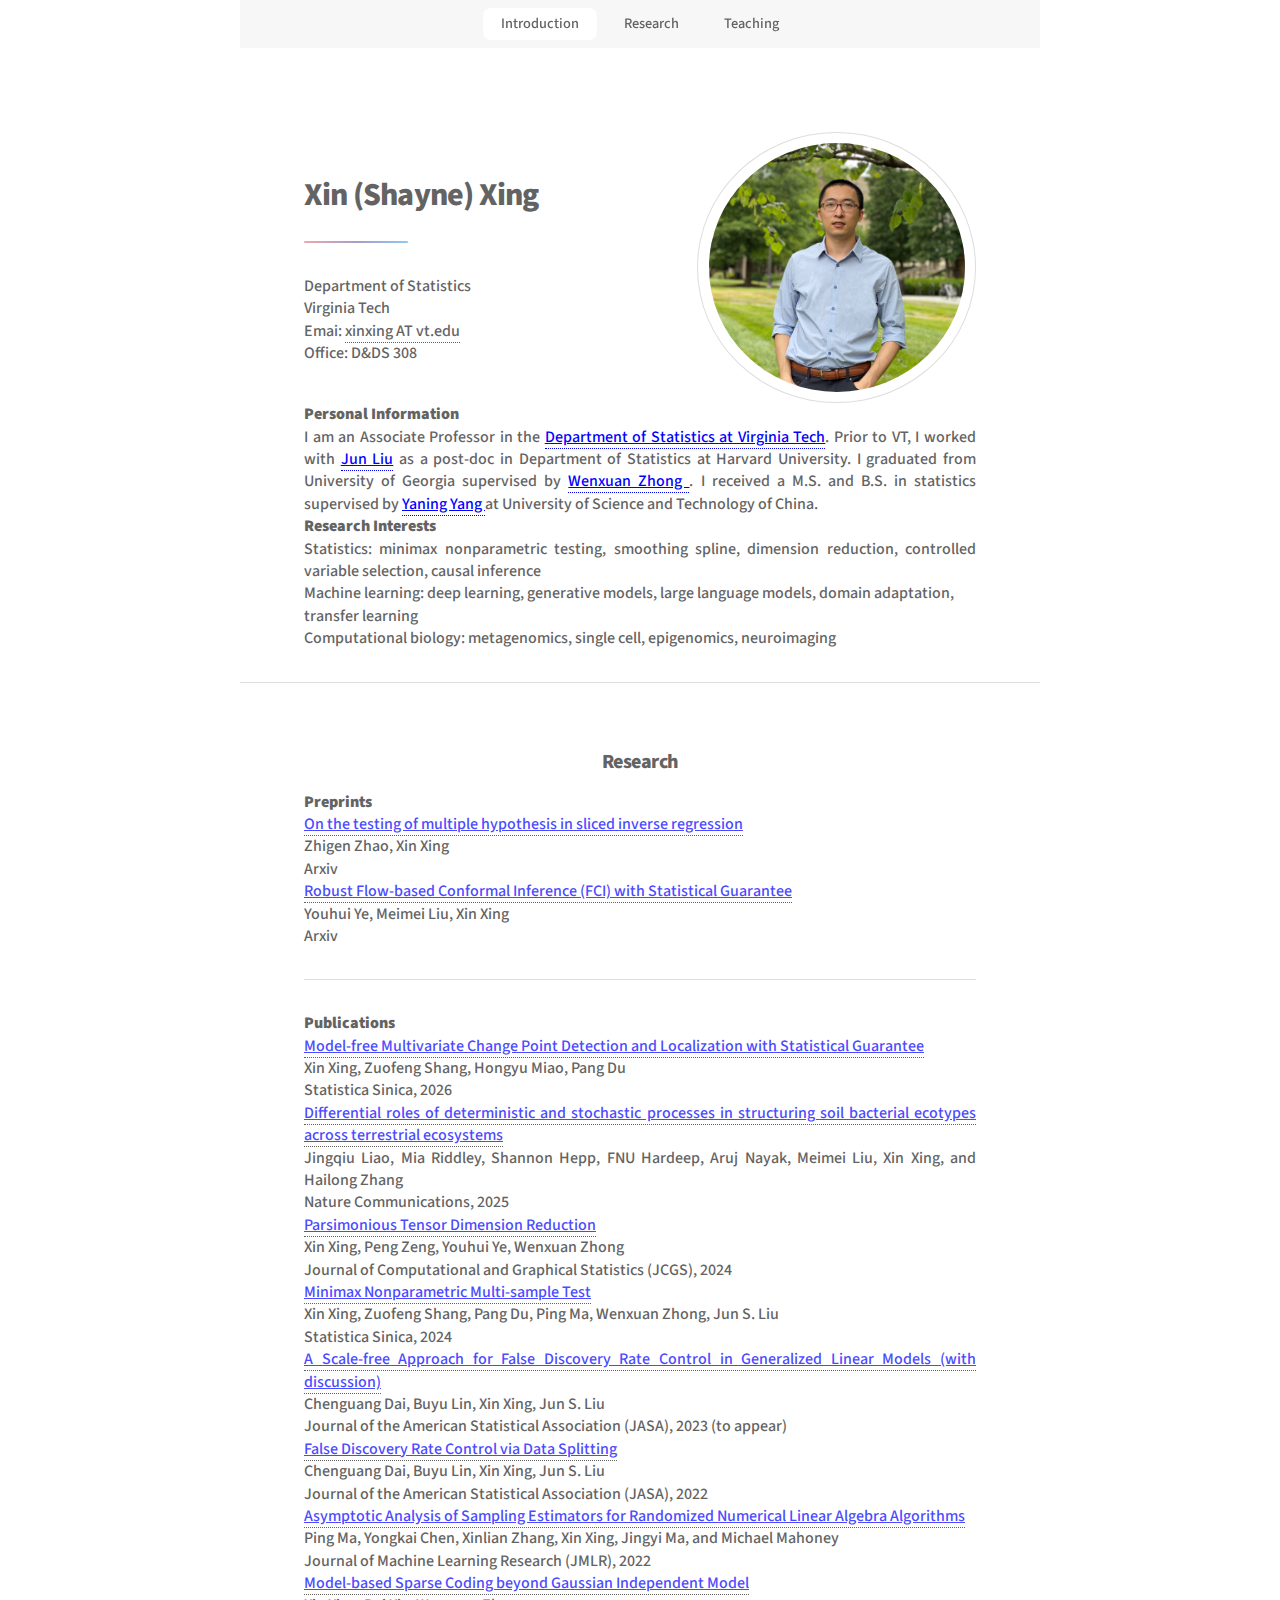
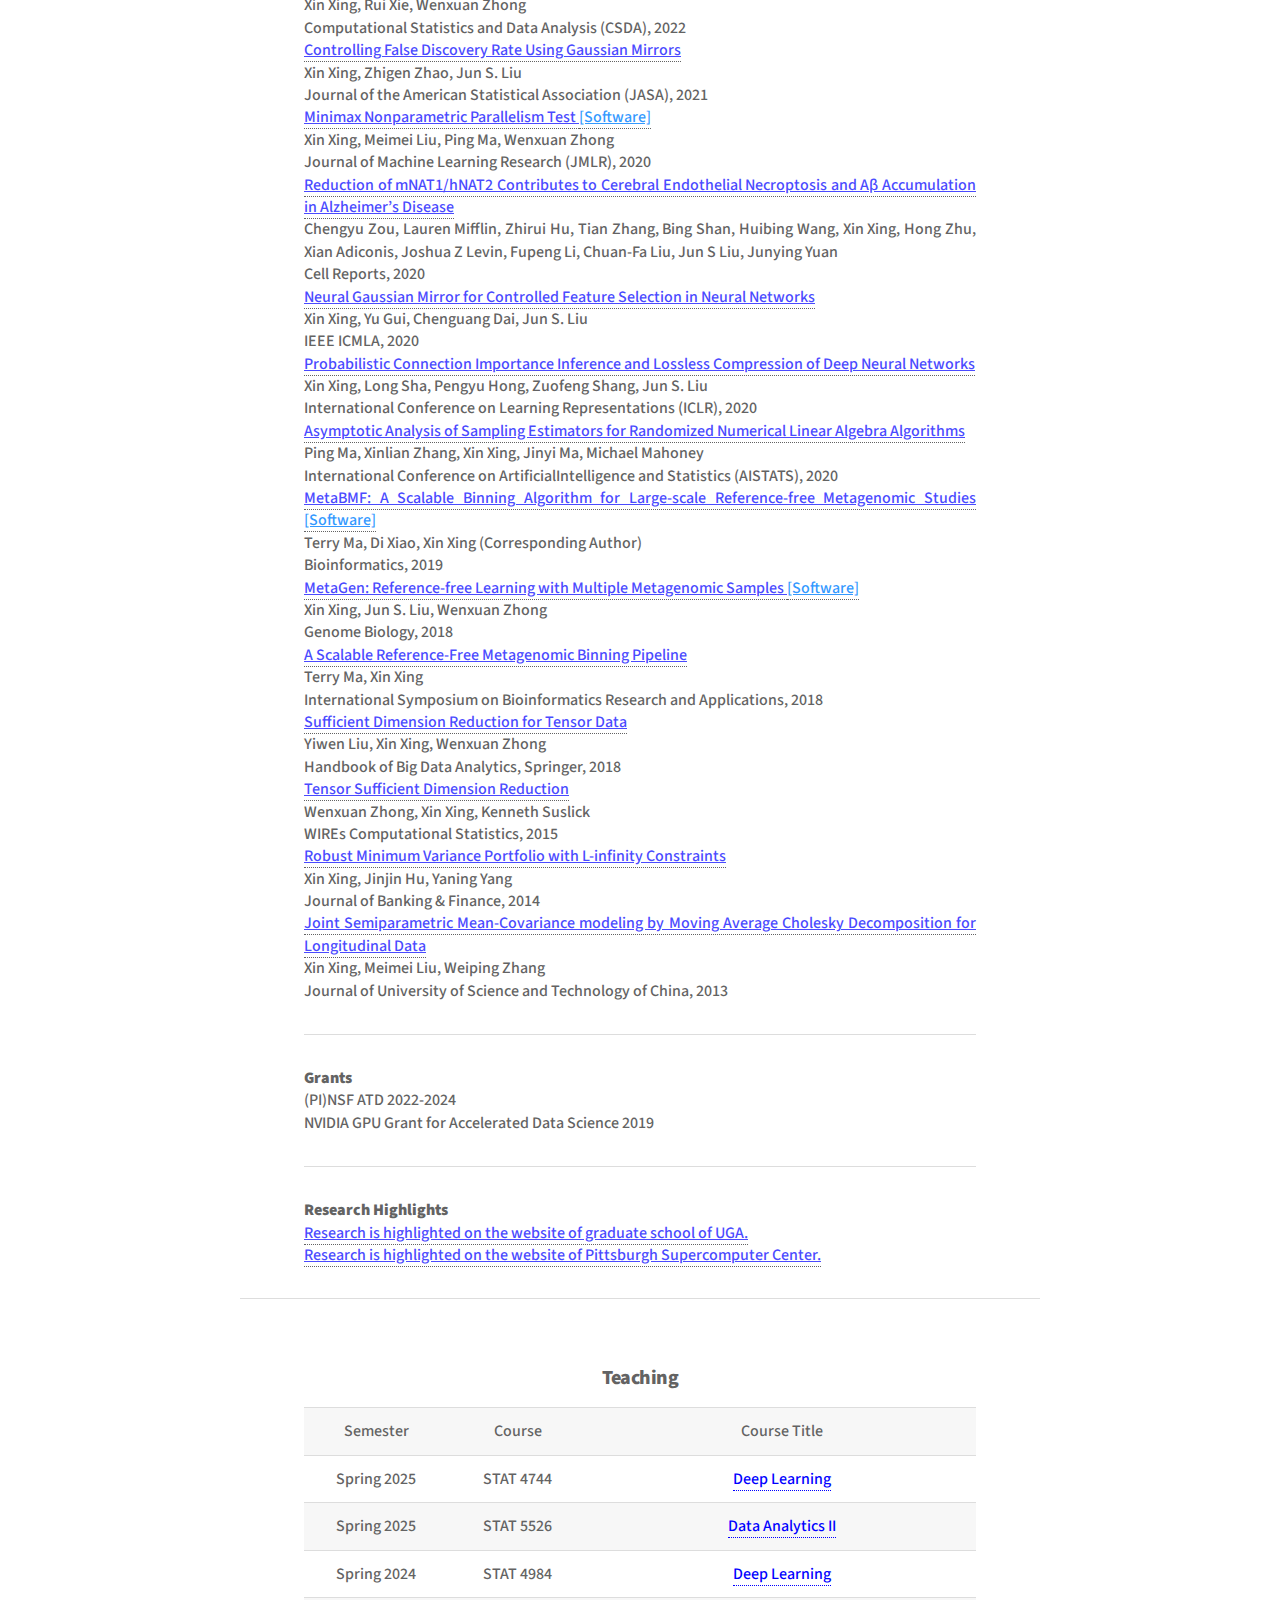
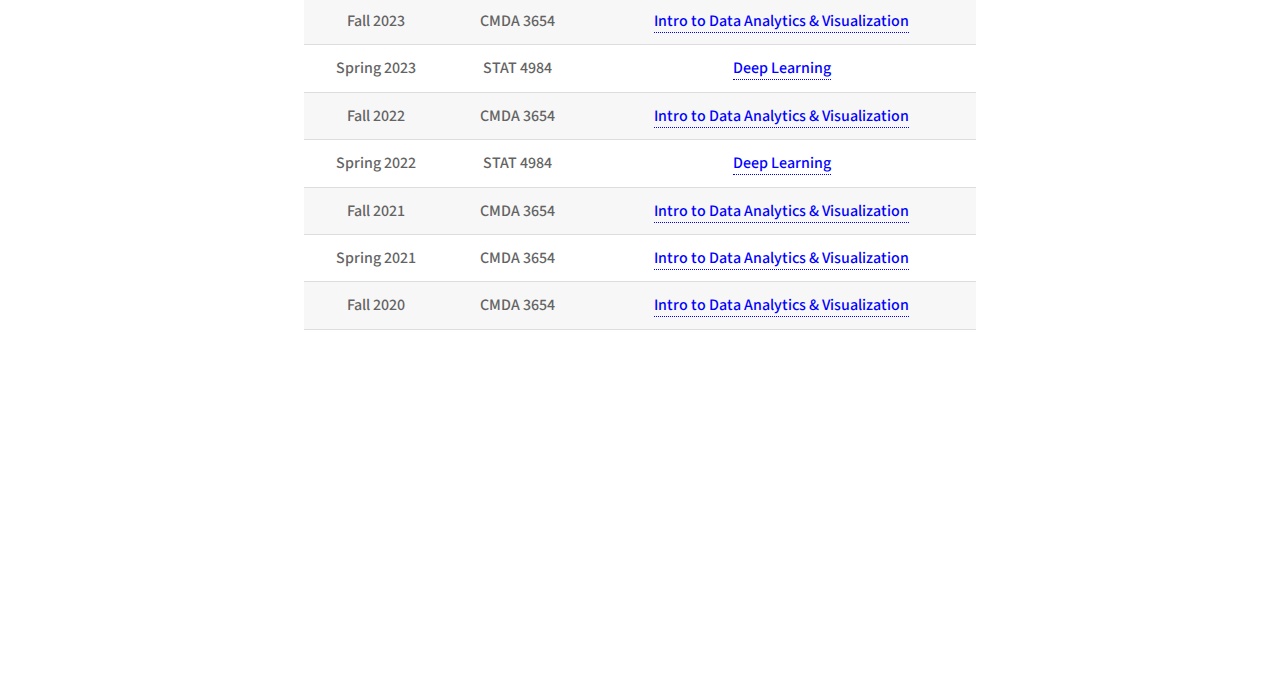
<file: index.html>
<!DOCTYPE HTML>
<!--
	html5up.net | @ajlkn
	Free for personal and commercial use under the CCA 3.0 license (html5up.net/license)
-->
<html>
	<head>
	<meta charset="utf-8">
	<title>Welcome to Xin Xing's Homepage</title>
	<meta name="keywords" content="Xin Xing, Statistics,  VT, Virginia Tech, Harvard, UGA, University of Georgia">
	<meta name="description" content="Personal Webpage">
	<meta name="author" content="Xin Xing">

		<meta name="viewport" content="width=device-width, initial-scale=1, user-scalable=no" />
		<link rel="stylesheet" href="assets/css/main.css" />
		<noscript><link rel="stylesheet" href="assets/css/noscript.css" /></noscript>
	</head>
	<body class="is-preload">

		<!-- Wrapper -->
			<div id="wrapper">
				<!-- Nav -->
					<nav id="nav">
						<ul>
							<li><a href="#intro" class="active">Introduction</a></li>
							<li><a href="#first">Research</a></li>
							<li><a href="#second">Teaching</a></li>
<!-- 							<li><a href="#cta">Get Started</a></li> -->
						</ul>
					</nav>

				<!-- Main -->
					<div id="main">


						<!-- Introduction -->
							<section id="intro" class="main">
								<div class="spotlight">
									<div class="content">


<header class="major">
<h2>Xin (Shayne) Xing</h2>
</header>
<p><small>
Department of Statistics<br>
Virginia Tech<br>
<!-- Office: HAAS 174<br> -->
Emai: <a href="mailto:#">xinxing AT vt.edu</a><br>
Office:  D&DS 308 <br>
</small></p>
									</div>
									<span class="image"><img src="images/me.jpg" alt="" /></span>
								</div>

<p><strong>Personal Information</strong><br></p>
<p align="justify"><small>I am an Associate Professor in the <a href="https://www.stat.vt.edu/" style="color:blue"><u>Department of Statistics at Virginia Tech</u></a>. Prior to VT, I worked with <a href="http://sites.fas.harvard.edu/~junliu/" style="color:blue"><u>Jun Liu</u></a> as a post-doc in Department of Statistics at Harvard University. I graduated from University of Georgia supervised by <a href="https://faculty.franklin.uga.edu/wenxuan/" style="color:blue"><u>Wenxuan Zhong </u></a>. I received a M.S. and B.S. in statistics supervised by <a href="http://staff.ustc.edu.cn/~ynyang/" style="color:blue"><u>Yaning Yang </u></a>  at University of Science and Technology of China.</small></p>
<p><strong>Research Interests</strong><br></p>
<p align="justify"><small>Statistics: minimax nonparametric testing, smoothing spline, dimension reduction, controlled variable selection, causal inference </small></p>
<p><small>Machine learning: deep learning, generative models, large language models, domain adaptation, transfer learning </small></p>
<p><small>Computational biology: metagenomics, single cell, epigenomics, neuroimaging</small></p>

							</section>

						<!-- First Section -->

							<section id="first" class="main special">
								<header class="major">
									<h3>Research</h3>
								</header>

<p class="content"><strong>Preprints</strong><br></p>

<p class="content"><a href="https://arxiv.org/abs/2210.05873"> <font color = "#4A4AFF"><u>On the testing of multiple hypothesis in sliced inverse regression</u></font></a><br />
Zhigen Zhao, Xin Xing <br>
Arxiv</p>


<p class="content"><small><a href="https://arxiv.org/abs/2205.10732"> <font color = "#4A4AFF"><u>Robust Flow-based Conformal Inference (FCI) with Statistical Guarantee
</u></font></a><br />
Youhui Ye, Meimei Liu, Xin Xing<br />
Arxiv</small></p>



<hr size="1">

<p class="content"><strong>Publications</strong><br></p>

<p class="content"><a href=""> <font color = "#4A4AFF"><u>Model-free Multivariate Change Point Detection
and Localization with Statistical Guarantee</u></font></a><br />
Xin Xing, Zuofeng Shang, Hongyu Miao, Pang Du<br>
Statistica Sinica, 2026</p>
								
<p class="content"><a href="https://www.nature.com/articles/s41467-025-57526-x"> <font color = "#4A4AFF"><u>Differential roles of deterministic and stochastic processes in structuring soil bacterial ecotypes across terrestrial ecosystems</u></font></a><br />
Jingqiu Liao, Mia Riddley, Shannon Hepp, FNU Hardeep, Aruj Nayak, Meimei Liu, Xin Xing, and Hailong Zhang <br>
Nature Communications, 2025</p>

<p class="content"><a href="https://arxiv.org/abs/1911.02171"> <font color = "#4A4AFF"><u>Parsimonious Tensor Dimension Reduction</u></font></a><br />
Xin Xing, Peng Zeng, Youhui Ye, Wenxuan Zhong <br>
Journal of Computational and Graphical Statistics (JCGS), 2024</p>



<p class="content"><a href="https://arxiv.org/abs/1911.02171"> <font color = "#4A4AFF"><u>Minimax Nonparametric Multi-sample Test</u></font></a><br />
Xin Xing, Zuofeng Shang, Pang Du, Ping Ma, Wenxuan Zhong, Jun S. Liu <br>
Statistica Sinica, 2024</p>



<p class="content"><small><a href="https://arxiv.org/abs/2007.01237"> <font color = "#4A4AFF"><u>A Scale-free Approach for False Discovery Rate Control in Generalized Linear Models (with discussion)
</u></font></a><br />
Chenguang Dai, Buyu Lin, Xin Xing, Jun S. Liu<br />
Journal of the American Statistical Association (JASA), 2023 (to appear)</small></p>


<p class="content"><small><a href="https://arxiv.org/abs/2002.08542"> <font color = "#4A4AFF"><u>False Discovery Rate Control via Data Splitting
</u></font></a><br>
Chenguang Dai, Buyu Lin, Xin Xing, Jun S. Liu<br>
Journal of the American Statistical Association (JASA), 2022</small></p>

<p class="content"><small><a href=""> <font color = "#4A4AFF"><u>	Asymptotic Analysis of Sampling Estimators for Randomized Numerical Linear Algebra Algorithms
</u></font></a><br>
Ping Ma, Yongkai Chen, Xinlian Zhang, Xin Xing, Jingyi Ma, and Michael Mahoney<br>
Journal of Machine Learning Research (JMLR), 2022</small></p>

<p class="content"><small><a href="https://arxiv.org/abs/2108.09888"> <font color = "#4A4AFF"><u>Model-based Sparse Coding beyond Gaussian Independent Model
</u></font></a><br />
Xin Xing, Rui Xie, Wenxuan Zhong<br />
Computational Statistics and Data Analysis (CSDA), 2022</small></p>

<p class="content"><small><a href="https://arxiv.org/abs/1911.09761"> <font color = "#4A4AFF"><u>Controlling False Discovery Rate Using Gaussian Mirrors
</u></font></a><br />
Xin Xing, Zhigen Zhao, Jun S. Liu<br />
Journal of the American Statistical Association (JASA), 2021</small></p>


<p class="content"><small><a href="http://jmlr.org/papers/v21/19-800.html"> <font color = "#4A4AFF"><u>Minimax Nonparametric Parallelism Test
</u></font></a></u></font></a><a href="https://github.com/BioAlgs/Parallelism"> <font color = "3399FF"><u>[Software]</u></font></a><br />
Xin Xing, Meimei Liu, Ping Ma, Wenxuan Zhong  <br />
Journal of Machine Learning Research (JMLR), 2020</small></p>

<p class="content"><small><a href="https://www.sciencedirect.com/science/article/pii/S2211124720314364"> <font color = "#4A4AFF"><u>Reduction of mNAT1/hNAT2 Contributes to Cerebral Endothelial Necroptosis and Aβ Accumulation in Alzheimer’s Disease
</u></font></a></u></font></a><br />
Chengyu Zou, Lauren Mifflin, Zhirui Hu, Tian Zhang, Bing Shan, Huibing Wang, Xin Xing, Hong Zhu, Xian Adiconis, Joshua Z Levin, Fupeng Li, Chuan-Fa Liu, Jun S Liu, Junying Yuan  <br />
Cell Reports, 2020</small></p>

<p class="content"><small><a href="https://arxiv.org/abs/2010.06175"> <font color = "#4A4AFF"><u>Neural Gaussian Mirror for Controlled Feature Selection in Neural Networks
</u></font></a></u></font></a><br />
Xin Xing, Yu Gui, Chenguang Dai, Jun S. Liu  <br />
IEEE ICMLA, 2020</small></p>


<p class="content"><small><a href="https://openreview.net/forum?id=HJgCF0VFwr"> <font color = "#4A4AFF"><u>Probabilistic Connection Importance Inference and Lossless Compression of Deep Neural Networks
</u></font></a><br />
Xin Xing, Long Sha, Pengyu Hong, Zuofeng Shang, Jun S. Liu   <br />
International Conference on Learning Representations (ICLR), 2020</small></p>

<p class="content"><small><a href="https://arxiv.org/abs/2002.10526"> <font color = "#4A4AFF"><u> Asymptotic Analysis of Sampling Estimators for Randomized Numerical Linear Algebra Algorithms
</u></font></a><br />
 Ping Ma,  Xinlian Zhang, Xin Xing,  Jinyi Ma, Michael Mahoney <br />
International Conference on ArtificialIntelligence
and Statistics (AISTATS), 2020</small></p>

<p class="content"><small><a href="https://doi.org/10.1093/bioinformatics/btz577"> <font color = "#4A4AFF"><u>MetaBMF: A Scalable Binning Algorithm for Large-scale Reference-free Metagenomic Studies </u></font></a><a href="https://github.com/didi10384/MetaBMF"> <font color = "3399FF"><u>[Software]</u></font></a><br />
Terry Ma, Di Xiao, Xin Xing (Corresponding Author) <br />
Bioinformatics, 2019</small></p>

<p class="content"><small><a href="https://genomebiology.biomedcentral.com/articles/10.1186/s13059-017-1323-y"> <font color = "#4A4AFF"><u>MetaGen: Reference-free Learning with Multiple Metagenomic Samples </u></font></a> </u></font></a><a href="https://github.com/BioAlgs/MetaGen"> <font color = "3399FF"><u>[Software]</u></font></a> <br/>
Xin Xing, Jun S. Liu, Wenxuan Zhong <br />
Genome Biology, 2018</small></p>

<p class="content"><small><a href="https://link.springer.com/chapter/10.1007/978-3-319-94968-0_7"><font color = "#4A4AFF"><u> A Scalable Reference-Free Metagenomic Binning Pipeline </u></font></a><br />
Terry Ma, Xin Xing <br />
International Symposium on Bioinformatics Research and Applications, 2018</small></p>


<p class="content"><small><a href="https://link.springer.com/chapter/10.1007/978-3-319-18284-1_13"><font color = "#4A4AFF"><u> Sufficient Dimension Reduction for Tensor Data </u></font></a><br />
Yiwen Liu, Xin Xing, Wenxuan Zhong<br />
Handbook of Big Data Analytics, Springer, 2018</small></p>

<p class="content"><small><a href="http://wires.wiley.com/WileyCDA/WiresArticle/wisId-WICS1350.html"><font color = "#4A4AFF"><u> Tensor Sufficient Dimension Reduction </u></font></a><br />
Wenxuan Zhong, Xin Xing, Kenneth Suslick <br />
WIREs Computational Statistics, 2015</small></p>


<p class="content"><small><a href="http://bs.ustc.edu.cn/pub/qFile/2016042808819921.pdf"><font color = "#4A4AFF"><u> Robust Minimum Variance Portfolio with L-infinity Constraints </u></font></a><br />
Xin Xing, Jinjin Hu, Yaning Yang <br />
Journal of Banking & Finance, 2014</small></p>

<p class="content"><small><a href="https://www.researchgate.net/publication/264947785_Joint_semiparametric_mean-covariance_modeling_by_moving_average_Cholesky_decomposition_for_longitudinal_data"><font color ="#4A4AFF"><u> Joint Semiparametric Mean-Covariance modeling by Moving Average Cholesky Decomposition for Longitudinal Data </u></font></a><br />
Xin Xing, Meimei Liu, Weiping Zhang <br />
Journal of University of Science and Technology of China, 2013</small></p>

<hr>
<p class="content"><strong>Grants</strong><br></p>
<p class="content"><small>(PI)NSF ATD 2022-2024</small></p>
<p class="content"><small>NVIDIA GPU Grant for Accelerated Data Science 2019</small></p>


<hr>
<p class="content"><strong>Research Highlights</strong><br></p>

<p class="content"><small><a href="https://grad.uga.edu/index.php/xin-2017/"><font color ="#4A4AFF"><u> Research is highlighted on the website of graduate school of UGA. </u></font></a><br /></small></p>


<p class="content"><small><a href="https://www.psc.edu/gutcheck/"><font color ="#4A4AFF"><u> Research is highlighted on the website of Pittsburgh Supercomputer Center. </u></font></a><br /></small></p>

							</section>

						<!-- Second Section -->
							<section id="second" class="main special">
								<header class="major">
									<h3>Teaching</h3>
								</header>
								
<table>
  <tr>
    <td>Semester</td>
    <td>Course</td>
    <td>Course Title</td>
  </tr>


    <tr>
    <td>Spring 2025</td>
    <td>STAT 4744</td>
    <td><a href="" style="color:blue">Deep Learning</a></td>
   </tr>

    <tr>
    <td>Spring 2025</td>
    <td>STAT 5526</td>
    <td><a href="" style="color:blue">Data Analytics II</a></td>
   </tr>

    <tr>
    <td>Spring 2024</td>
    <td>STAT 4984</td>
    <td><a href="./courses/stat4984-spring-2024.html" style="color:blue">Deep Learning</a></td>
   </tr>

  <tr>
    <td>Fall 2023</td>
    <td>CMDA 3654</td>
    <td><a href="./courses/cmda3654-fall-2023.html" style="color:blue">Intro to Data Analytics & Visualization</a></td>
  </tr>

  <tr>
    <td>Spring 2023</td>
    <td>STAT 4984</td>
    <td><a href="./courses/stat4984-spring-2023.html" style="color:blue">Deep Learning</a></td>
  </tr>


   <tr>
    <td>Fall 2022</td>
    <td>CMDA 3654</td>
    <td><a href="./courses/cmda3654-fall-2022.html" style="color:blue">Intro to Data Analytics & Visualization</a></td>
  </tr>

   <tr>
    <td>Spring 2022</td>
    <td>STAT 4984</td>
    <td><a href="./courses/stat4984-spring-2022.html" style="color:blue">Deep Learning</a></td>
  </tr>

   <tr>
    <td>Fall 2021</td>
    <td>CMDA 3654</td>
    <td><a href="./courses/cmda3654-fall-2021.html" style="color:blue">Intro to Data Analytics & Visualization</a></td>
  </tr>
   <tr>
    <td>Spring 2021</td>
    <td>CMDA 3654</td>
    <td><a href="./courses/cmda3654-spring-2021.html" style="color:blue">Intro to Data Analytics & Visualization</a></td>
  </tr>
  <tr>
    <td>Fall 2020</td>
    <td>CMDA 3654</td>
    <td><a href="./courses/cmda3654.html" style="color:blue">Intro to Data Analytics & Visualization</a></td>
  </tr>

</table>

</section>



<br><br><br><br><br><br><br><br><br>
<br><br><br><br>




			 </div>				<!-- Main -->

			</div>

		<!-- Scripts -->
			<script src="assets/js/jquery.min.js"></script>
			<script src="assets/js/jquery.scrollex.min.js"></script>
			<script src="assets/js/jquery.scrolly.min.js"></script>
			<script src="assets/js/browser.min.js"></script>
			<script src="assets/js/breakpoints.min.js"></script>
			<script src="assets/js/util.js"></script>
			<script src="assets/js/main.js"></script>

	</body>
</html>
</file>
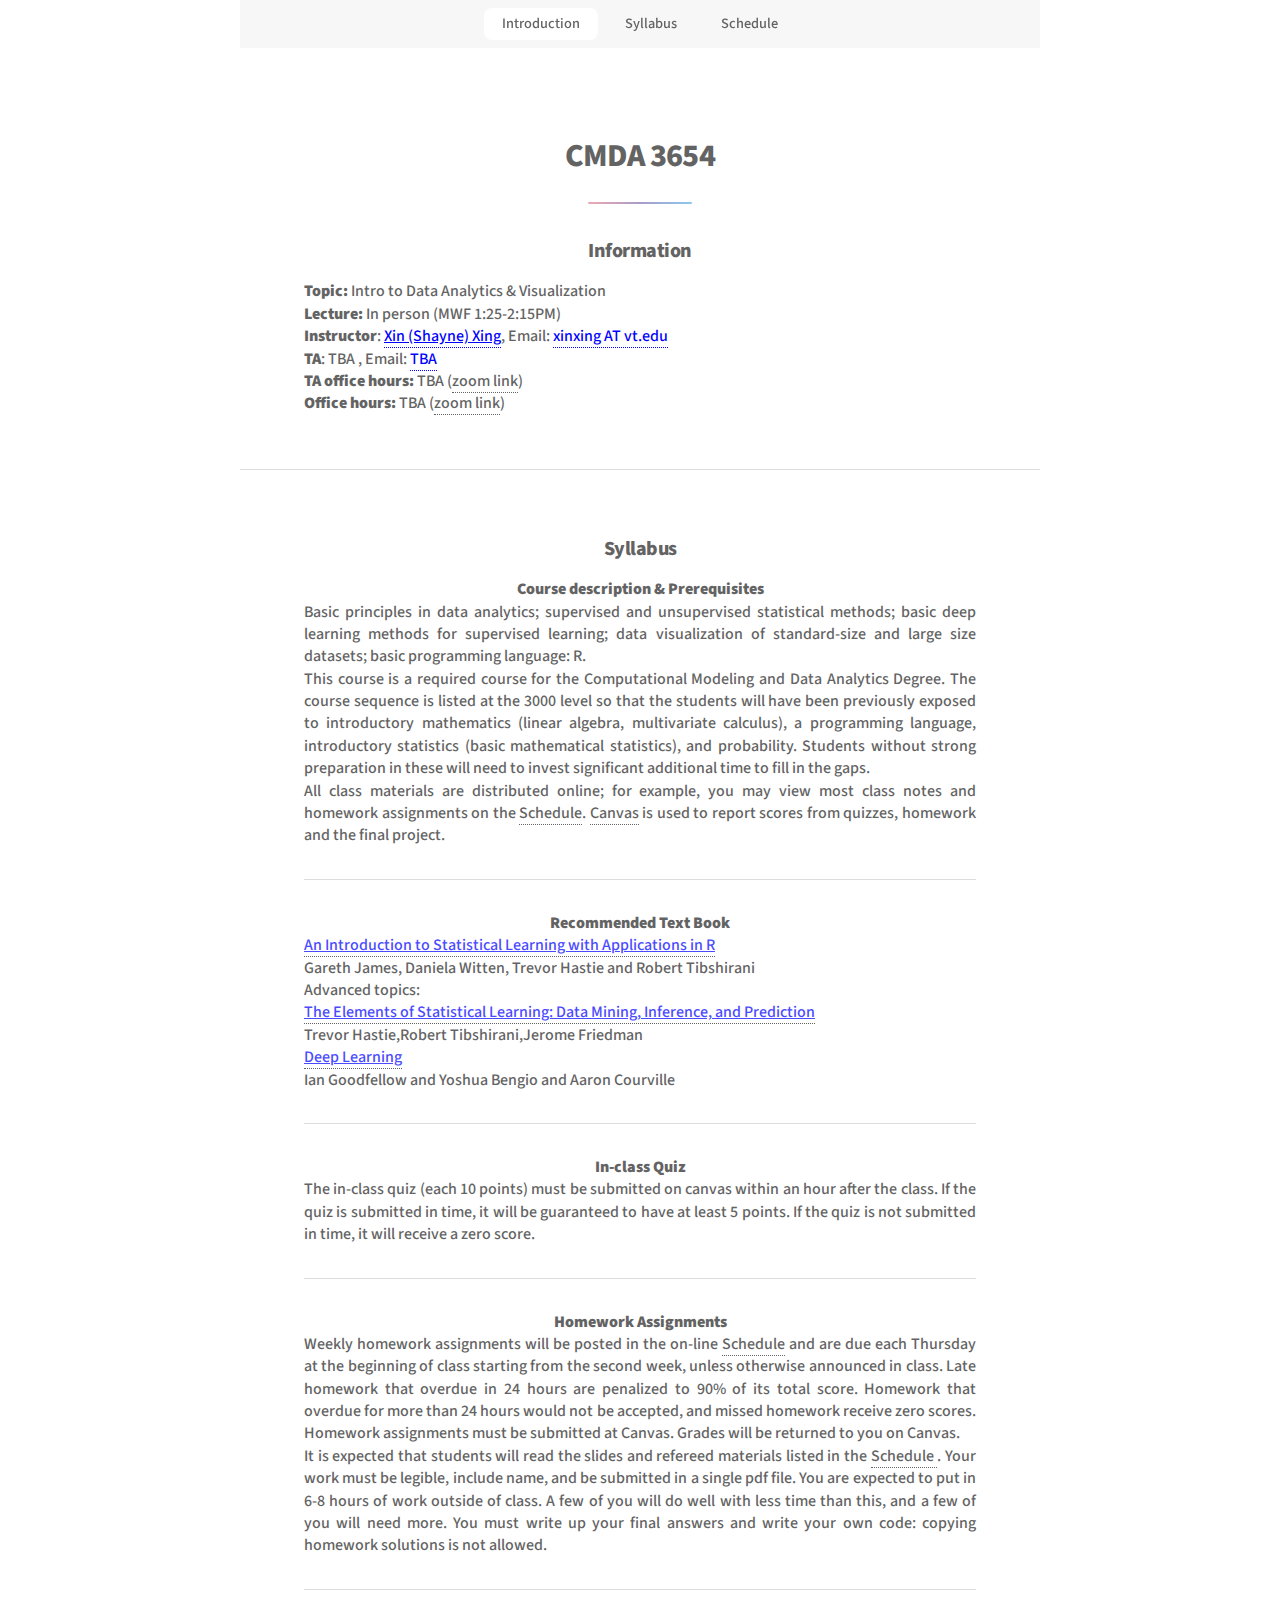
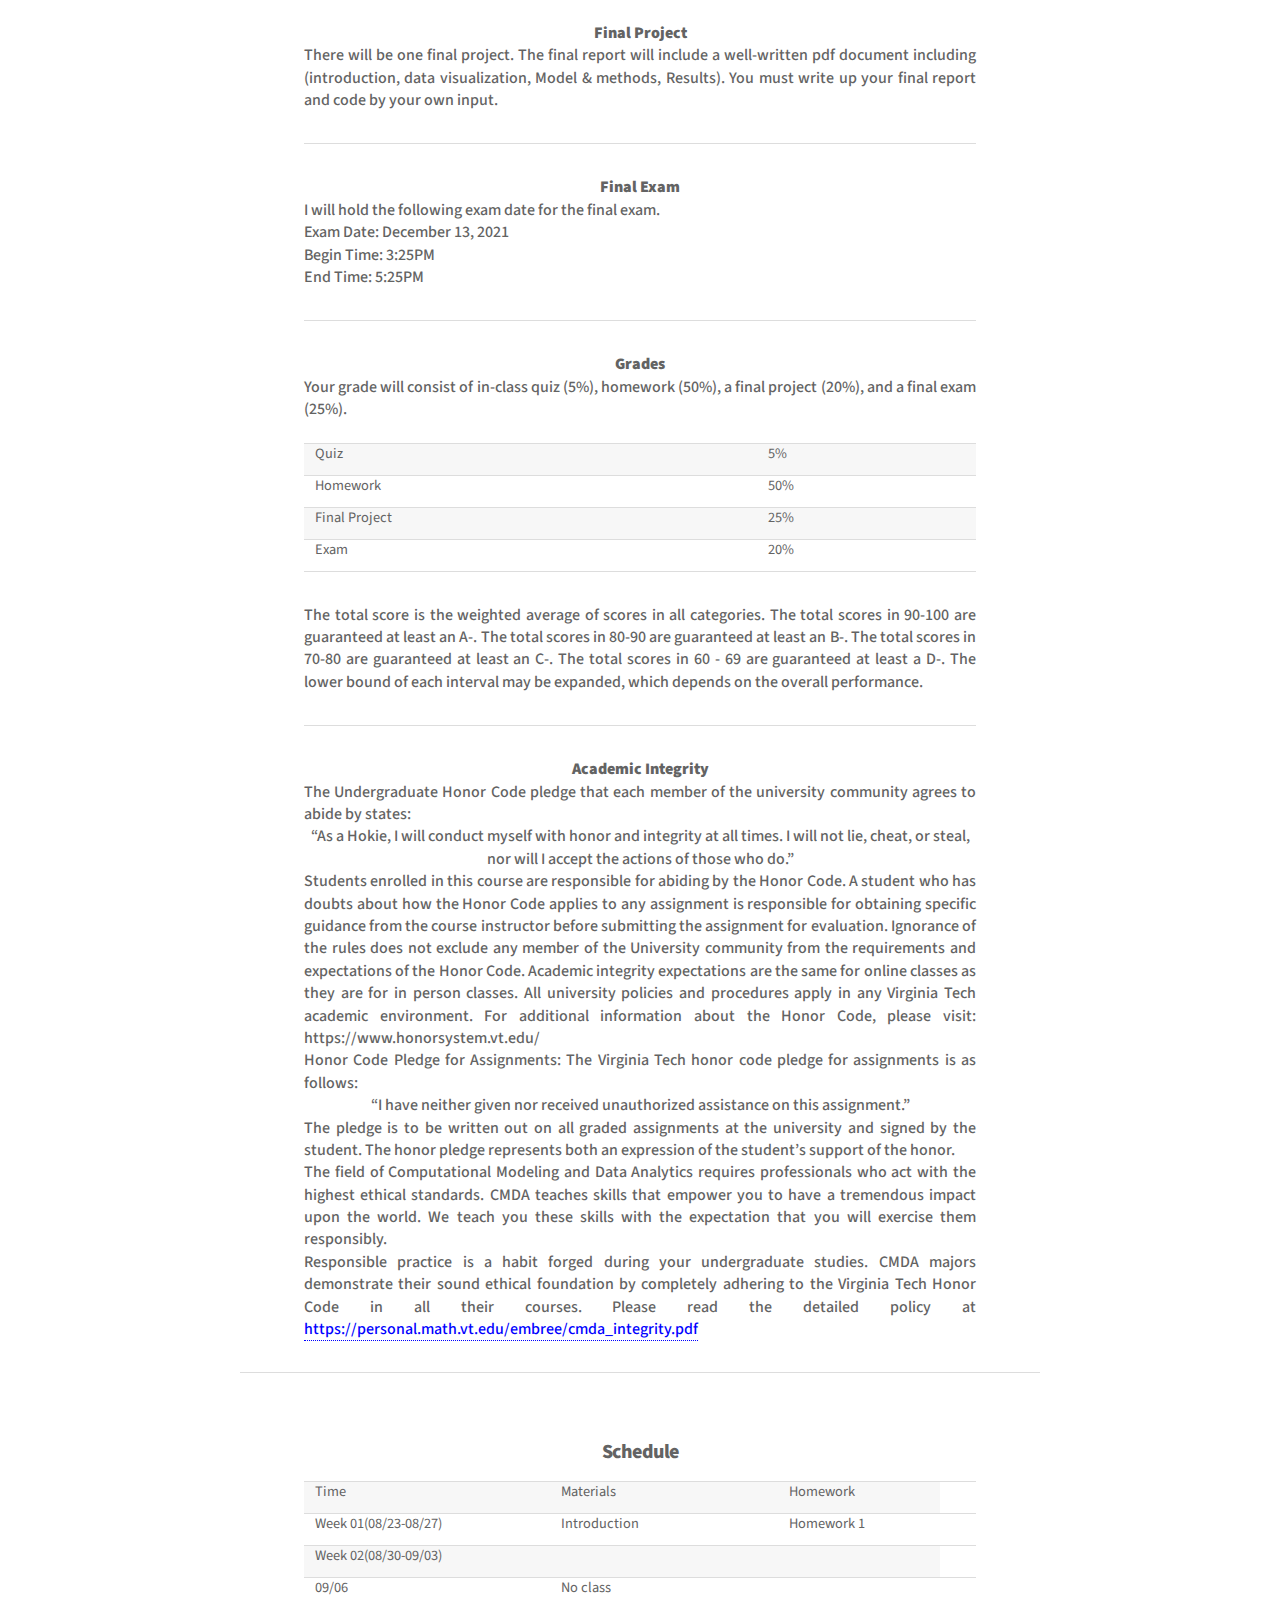
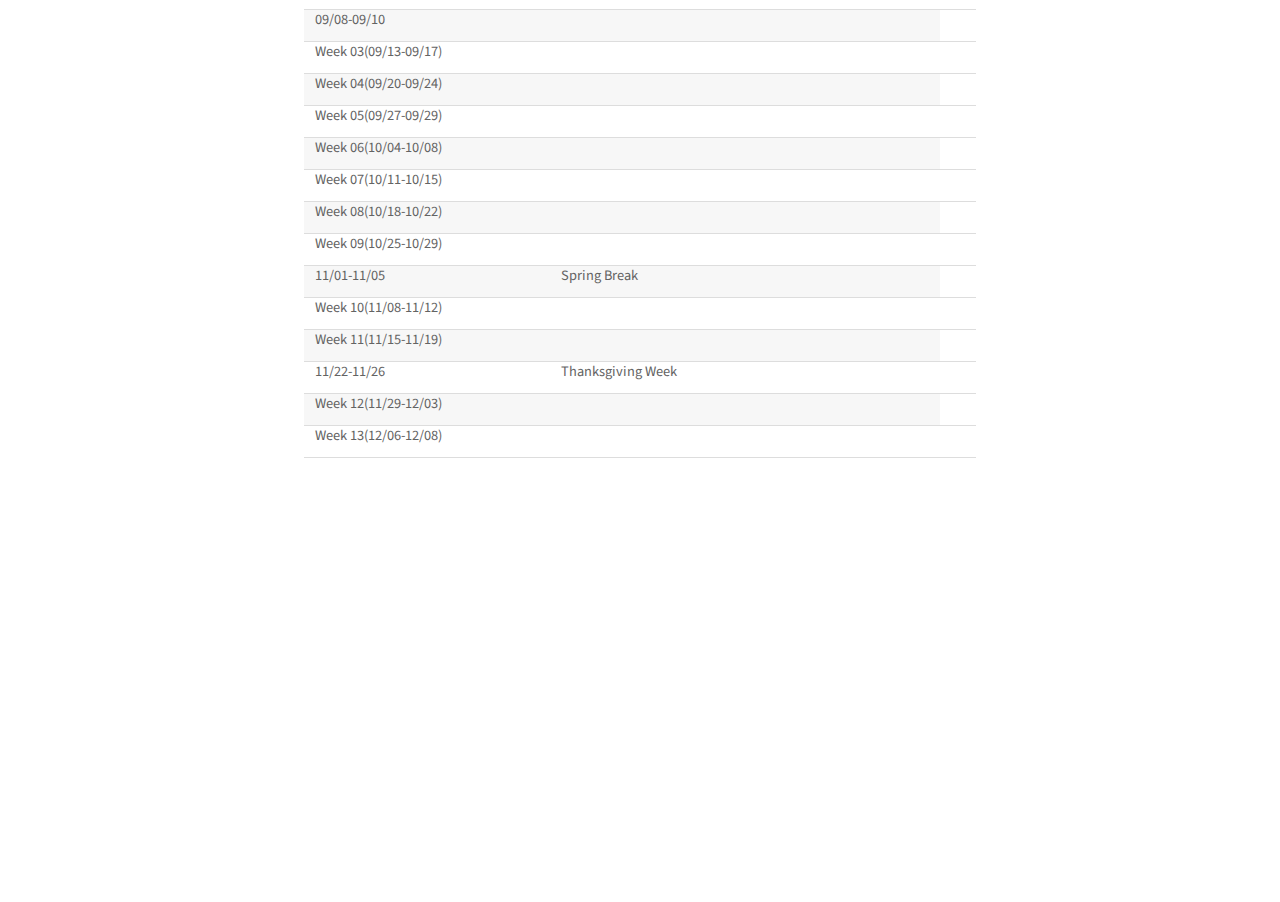
<file: courses/cmda3654-fall-2021.html>
<!DOCTYPE HTML>
<!--
	html5up.net | @ajlkn
	Free for personal and commercial use under the CCA 3.0 license (html5up.net/license)
-->
<html>
	<head>
	<meta charset="utf-8">
	<title>CMDA 3654</title>
	<meta name="keywords" content="Xin Xing, CMDA 3654, Statistics, VT">
	<meta name="description" content="Course Webpage">
	<meta name="author" content="Xin Xing">

		<meta name="viewport" content="width=device-width, initial-scale=1, user-scalable=no" />
		<link rel="stylesheet" href="../assets/css/main.css" />
		<noscript><link rel="stylesheet" href="../assets/css/noscript.css" /></noscript>
	</head>

	<body class="is-preload">

		<!-- Wrapper -->
			<div id="wrapper">
				<!-- Nav -->
					<nav id="nav">
						<ul>
							<li><a href="#intro" class="active">Introduction</a></li>
							<li><a href="#first">Syllabus</a></li>
							<li><a href="#second">Schedule</a></li>
<!-- 							<li><a href="#cta">Get Started</a></li> -->
						</ul>
					</nav>

				<!-- Main -->
					<div id="main">


						<!-- Introduction -->

							<section id="intro" class="main special">
								<header class="major">
									<h2>CMDA 3654</h2>
								</header>
                <header class="major">
                  <h3>Information</h3>
                </header>
<p align="justify"><strong>Topic:</strong>  Intro to Data Analytics & Visualization<br></p>
<p align="justify"><strong>Lecture:</strong> In person (MWF 1:25-2:15PM)<br></p>
<p align="justify"><strong>Instructor</strong>: <a href="http://xin-xing.github.io/" style="color:blue"><u>Xin (Shayne) Xing</u></a>, Email: <a href="mailto:xinxing@vt.edu" style="color:blue">xinxing AT vt.edu</a><br></p> 
<p align="justify"><strong>TA</strong>: TBA , Email: <a href="@vt.edu" style="color:blue">TBA</a><br></p>
<p align="justify"><strong>TA office hours:</strong> TBA (<a href='https://virginiatech.zoom.us/j/3876987514'>zoom link</a>)<br></p>

<p align="justify"><strong>Office hours:</strong> TBA (<a href='https://virginiatech.zoom.us/j/4132585109'>zoom link</a>)<br></p>


<br>

							</section>

						<!-- First Section -->

							<section id="first" class="main special">
								<header class="major">
									<h3>Syllabus</h3>
								</header>

<p><strong>Course description & Prerequisites</strong></p>

<p align="justify"><small>Basic principles in data analytics; supervised and unsupervised statistical methods; basic deep learning methods for supervised learning; data visualization of standard-size and large size datasets; basic programming language: R.
</small>
</p>

<p align="justify"><small> This course is a required course for the Computational Modeling and Data Analytics Degree. The course sequence is listed at the 3000 level so that the students will have been previously exposed to introductory mathematics (linear algebra, multivariate calculus), a programming language, introductory statistics (basic mathematical statistics), and probability. Students without
strong preparation in these will need to invest significant additional time to fill in the gaps. </small></p>

<p align="justify"><small>All class materials are distributed
online; for example, you may view most class notes and homework
assignments on the <a href="#second">
Schedule</a>. <a href="https://canvas.vt.edu/"> Canvas</a> is
used to report scores from quizzes, homework and the final project. </small></p>


<hr size="1">
<p><strong>Recommended Text Book</strong>
<p class="content"><small><a href="https://www.statlearning.com/"> <font color = "#4A4AFF"><u>An Introduction to Statistical Learning with Applications in R
</u></font></a><br>
Gareth James, Daniela Witten, Trevor Hastie and Robert Tibshirani
</small></p>
<p class="content"><small>Advanced topics:</small></p>
<p class="content"><small><a href="https://web.stanford.edu/~hastie/ElemStatLearn/"><font color = "#4A4AFF"><u>The Elements of
Statistical Learning: Data Mining, Inference, and Prediction
</u></font></a><br> 
Trevor Hastie,Robert Tibshirani,Jerome Friedman
</small></p>
<p class="content"><small><a href="https://www.deeplearningbook.org/"><font color = "#4A4AFF"><u>Deep Learning
</u></font></a><br> 
Ian Goodfellow and Yoshua Bengio and Aaron Courville
</small></p>



<hr size="1">
<p><strong>In-class Quiz</strong>
  <p align="justify"><small>The in-class quiz (each 10 points) must be submitted on canvas within an hour after the class. If the quiz is submitted in time, it will be guaranteed to have at least 5 points. If the quiz is not submitted in time, it will receive a zero score. </small></p>


<hr size="1">
<p><strong> Homework Assignments</strong></p>

<p align="justify"><small>Weekly homework assignments will be posted in the on-line <a href="#second">Schedule</a>
and are due each Thursday at the beginning of class starting from the second week, unless otherwise announced in class. Late homework that overdue in 24 hours are penalized to 90% of its total score. Homework that overdue for more than 24 hours would not be accepted, and missed homework receive zero scores. Homework assignments must be submitted at Canvas. Grades will be returned to you on Canvas.
</small></p>


<p align="justify"><small>It is expected that students will read the slides and refereed materials listed in the <a href="#second">Schedule </a>. Your work must be legible, include
name, and be submitted in a single pdf file. You are expected to put in 6-8
hours of work outside of class. A few of you will do well with less
time than this, and a few of you will need more. You
must write up your final answers and write your own code: copying homework solutions is not allowed. </small></p>



<hr size="1">
<p><strong>Final Project</strong></p>

<p align="justify"><small>There will be one final project. The final report will include a well-written pdf document including (introduction, data visualization, Model & methods, Results). You must write up your final report and code by your own input. 
</small></p>


<hr size="1">
<p><strong>Final Exam</strong></p>

<p align="justify"><small>I will hold the following exam date for the final exam. <br>
Exam Date:  December 13, 2021<br>
Begin Time: 3:25PM <br>
End Time: 5:25PM <br>
</small></p>


<hr size="1">
<p><strong>Grades</strong></p>

<p align="justify"><small>Your grade will consist of
 in-class quiz (5%), homework (50%), a final project (20%), and a final exam (25%).  </small></p>
 <br>
<table>
  <tr>
    <th>Quiz</th>
    <th>5%</th>
  </tr>
    <tr>
    <th>Homework</th>
    <th>50%</th>
  </tr>
  <tr>
    <th>Final Project</th>
    <th>25%</th>
  </tr>
  <tr>
    <th>Exam </th>
    <th>20%</th>
  <tr>
</table>

<p align="justify"><small>
The total score is the weighted average of scores in all  categories. The total scores in 90-100 are guaranteed at least an A-. The total scores in 80-90 are guaranteed at least an B-. The total scores in 70-80 are guaranteed at least an C-. The total scores in 60 - 69 are guaranteed at least a D-. The lower bound of each interval may be expanded, which depends on the overall performance.
</small></p>



<hr size="1">
<p><strong>Academic Integrity</strong></p>

<p align="justify">The Undergraduate Honor Code pledge that each member of the university community agrees to abide by states: </p>
<p>
“As a Hokie, I will conduct myself with honor and integrity at all times.  I will not lie, cheat, or steal, nor will I accept the actions of those who do.”
</p>
<p align="justify">Students enrolled in this course are responsible for abiding by the Honor Code. A student who has doubts about how the Honor Code applies to any assignment is responsible for obtaining specific guidance from the course instructor before submitting the assignment for evaluation. Ignorance of the rules does not exclude any member of the University community from the requirements and expectations of the Honor Code.  Academic integrity expectations are the same for online classes as they are for in person classes.  All university policies and procedures apply in any Virginia Tech academic environment.
For additional information about the Honor Code, please visit: https://www.honorsystem.vt.edu/ </p>
<p align="justify">
Honor Code Pledge for Assignments: The Virginia Tech honor code pledge for assignments is as follows:  </p>
<p>
“I have neither given nor received unauthorized assistance on this assignment.”
</p>
<p align="justify">The pledge is to be written out on all graded assignments at the university and signed by the student.  The honor pledge represents both an expression of the student’s support of the honor.</p>

<p align="justify">The field of Computational Modeling and Data Analytics requires professionals who act with the highest
ethical standards. CMDA teaches skills that empower you to have a tremendous impact upon the world.
We teach you these skills with the expectation that you will exercise them responsibly. </p>

<p align="justify"> Responsible practice is a habit forged during your undergraduate studies. CMDA majors demonstrate their
sound ethical foundation by completely adhering to the Virginia Tech Honor Code in all their courses. Please read the detailed policy at <a href="https://personal.math.vt.edu/embree/cmda_integrity.pdf" style="color:blue">https://personal.math.vt.edu/embree/cmda_integrity.pdf</a></p>




</section>

						<!-- Second Section -->
							<section id="second" class="main special">
								<header class="major">
									<h3>Schedule</h3>
								</header>
								
<table align="center">
  <tr>
    <th>Time</th>
    <th>Materials</th>
    <th>Homework</th>
  </tr>
  <tr>

    <th>Week 01(08/23-08/27) </th>
    <th> Introduction 
  
    </th>
    <th> Homework 1 </th>
  </tr>
    <tr>
    
  

 <th>Week 02(08/30-09/03) </th>
    <th>  </th>
    <th>  </th>
  </tr>
    <tr>

 <th>09/06 </th>
     <th> No class </th>
    <th></th>
  </tr>
    <tr>

 <th>09/08-09/10 </th>
    <th>  </th>
    <th></th>
  </tr>
    <tr>


 <th>Week 03(09/13-09/17) </th>
    <th> </th>

   <th></th>
  </tr>
    <tr>

 <th>Week 04(09/20-09/24) </th>
    <th> </th>
    <th></th>

  </tr>
    <tr>

   <th>Week 05(09/27-09/29) </th>
    <th> </th>
    <th></th>

  </tr>
    <tr>


 <th>Week 06(10/04-10/08)</th>
    <th>  </th>
    <th></th>
  </tr>
    <tr>


<th>Week 07(10/11-10/15)</th>
    <th> </th>
    <th></th>
  </tr>
    <tr>

<th>Week 08(10/18-10/22) </th>
    <th> </th>
    <th></th>
  </tr>
    <tr>

  <th>Week 09(10/25-10/29) </th>
    <th>  </th>
    <th></th>
  </tr>
    <tr> 

  <th>11/01-11/05 </th>
    <th> Spring Break </th>
    <th></th>
  </tr>
    <tr> 

 <th>Week 10(11/08-11/12)</th>
    <th> </th>
    <th></th>   
  </tr>
    <tr> 
    

  <th>Week 11(11/15-11/19)</th>
    <th></th>
    <th> </th>
  </tr>
    <tr> 
     
  <th>11/22-11/26</th>
    <th>Thanksgiving Week</th>
    <th>
      </th>
   <th>
      </th>
  </tr>
    <tr>  
      

    <th>Week 12(11/29-12/03) </th>
    <th> </th>
   <th>
      </th>
  </tr>
    
  <tr><th>Week 13(12/06-12/08)</th>
    <th>  </th>
    <th></th>
  </tr>


</table>


</section>



<br><br><br><br><br><br><br><br><br>
<br><br><br><br>
<br><br><br><br>




					</div>				<!-- Main -->

			</div>

		<!-- Scripts -->
			<script src="../assets/js/jquery.min.js"></script>
			<script src="../assets/js/jquery.scrollex.min.js"></script>
			<script src="../assets/js/jquery.scrolly.min.js"></script>
			<script src="../assets/js/browser.min.js"></script>
			<script src="../assets/js/breakpoints.min.js"></script>
			<script src="../assets/js/util.js"></script>
			<script src="../assets/js/main.js"></script>

	</body>
</html>
</file>
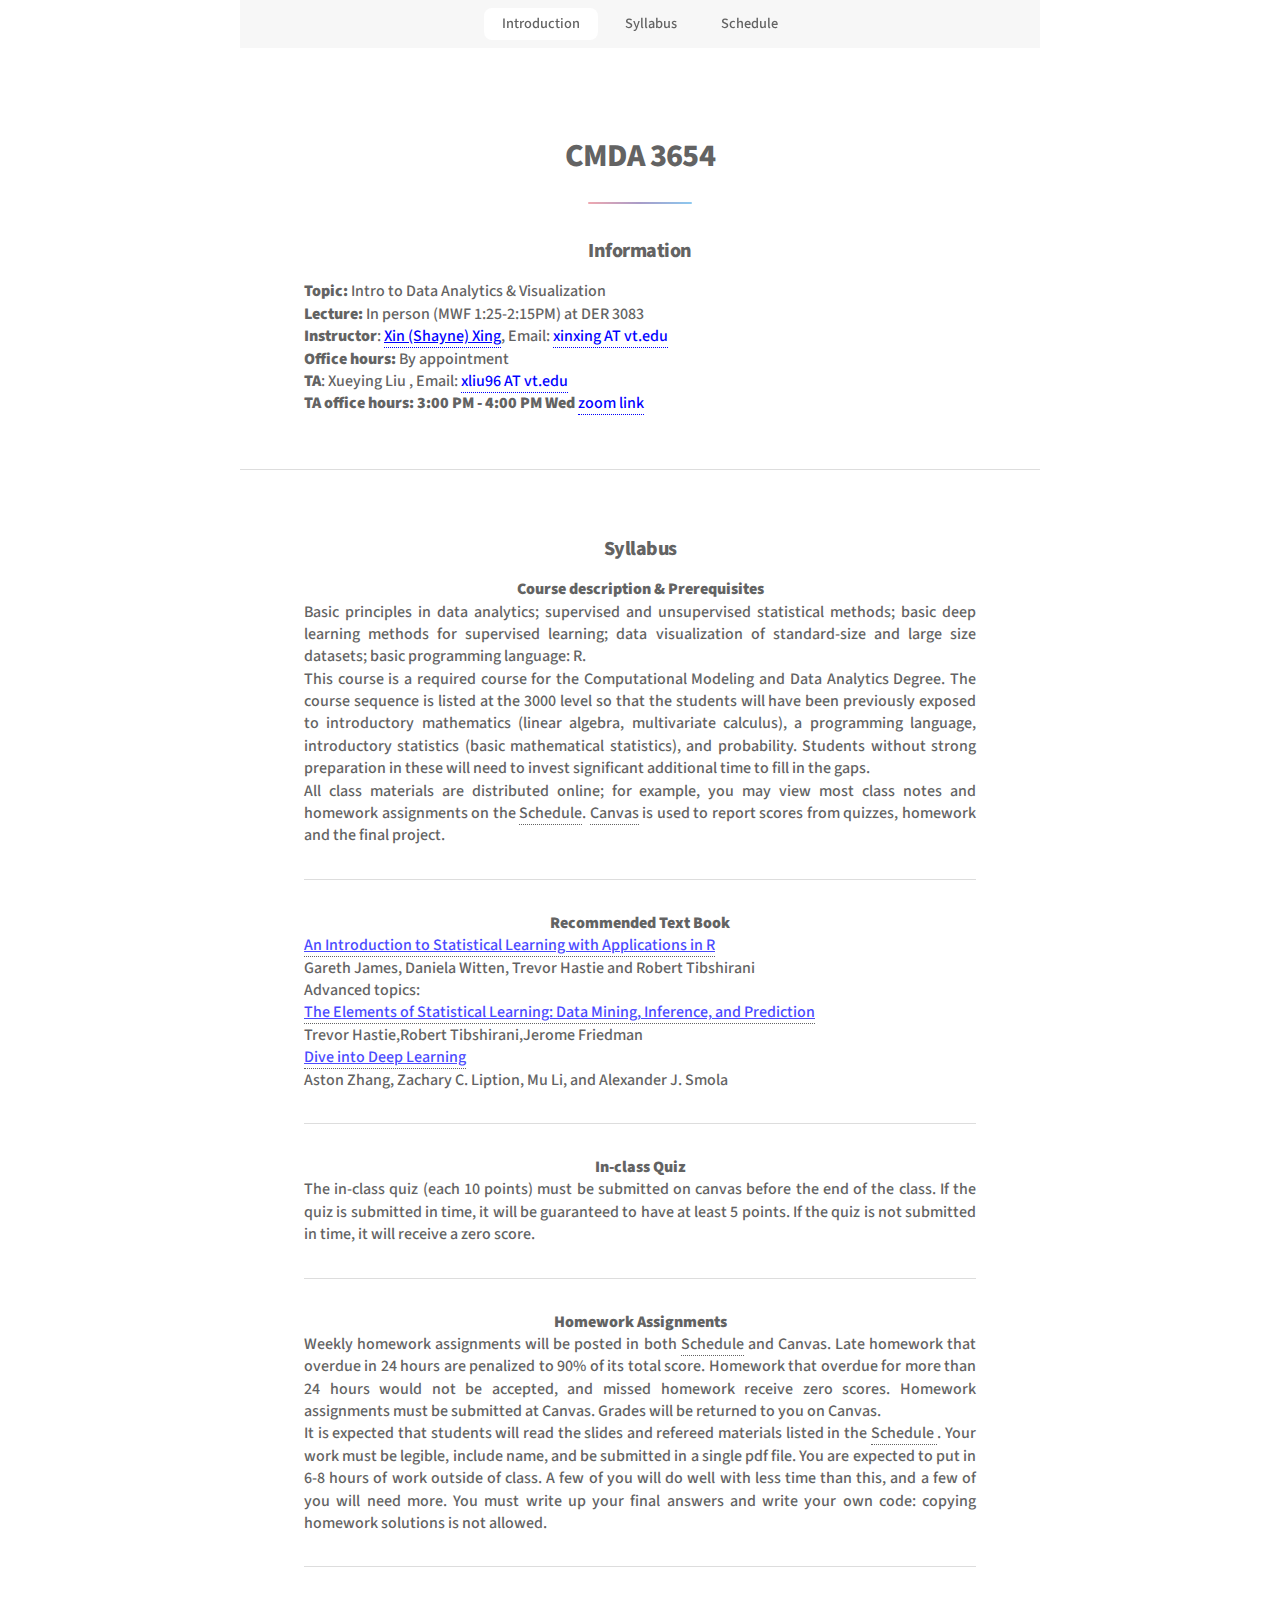
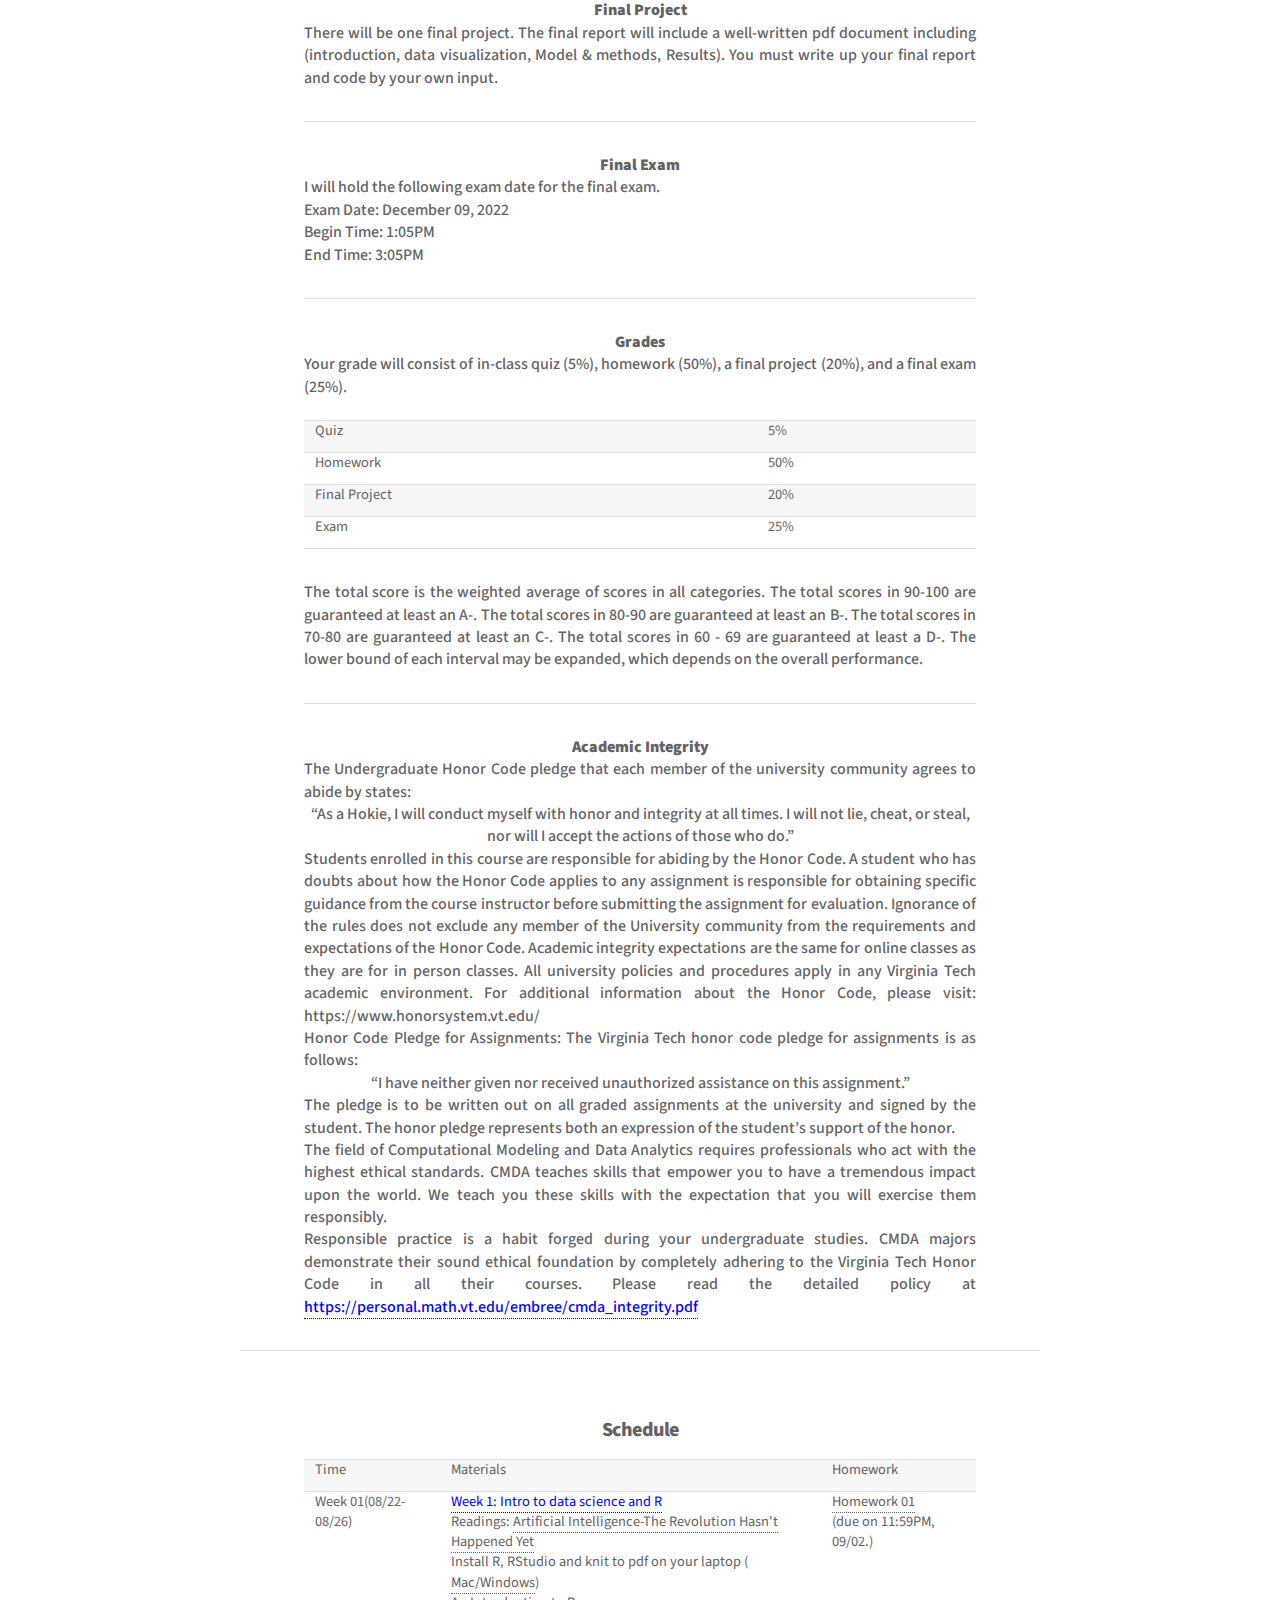
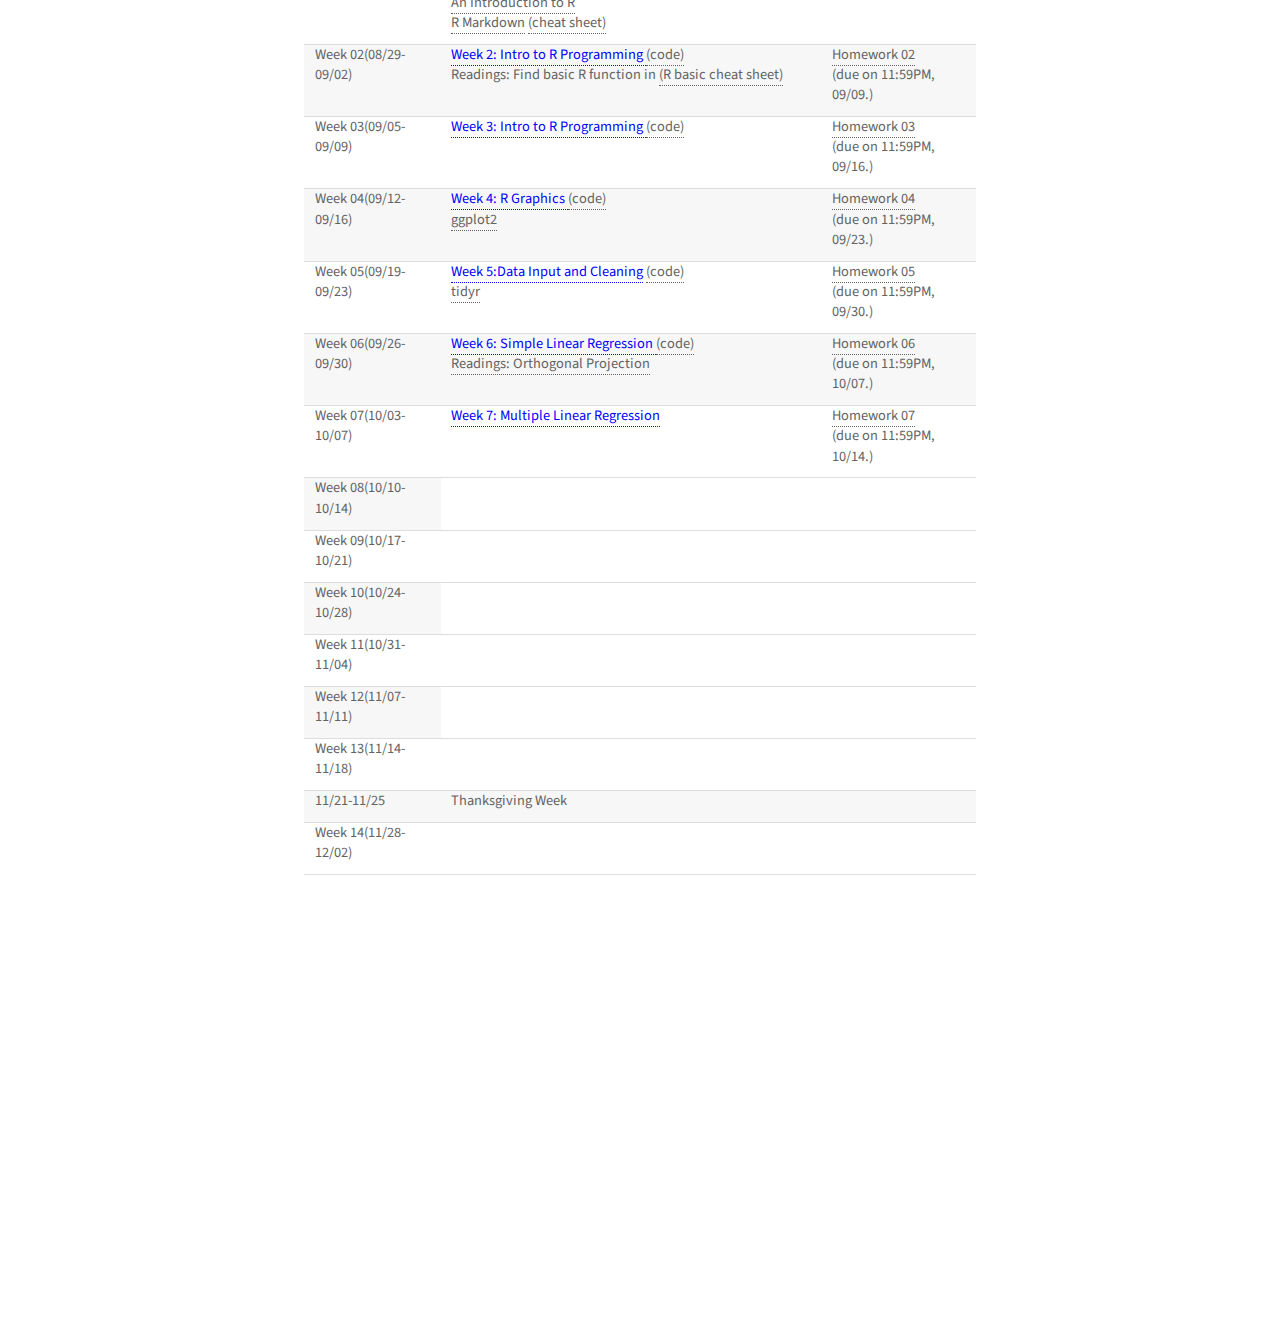
<file: courses/cmda3654-fall-2022.html>
<!DOCTYPE HTML>
<!--
	html5up.net | @ajlkn
	Free for personal and commercial use under the CCA 3.0 license (html5up.net/license)
-->
<html>
	<head>
	<meta charset="utf-8">
	<title>CMDA 3654</title>
	<meta name="keywords" content="Xin Xing, CMDA 3654, Statistics, VT">
	<meta name="description" content="Course Webpage">
	<meta name="author" content="Xin Xing">

		<meta name="viewport" content="width=device-width, initial-scale=1, user-scalable=no" />
		<link rel="stylesheet" href="../assets/css/main.css" />
		<noscript><link rel="stylesheet" href="../assets/css/noscript.css" /></noscript>
	</head>

	<body class="is-preload">

		<!-- Wrapper -->
			<div id="wrapper">
				<!-- Nav -->
					<nav id="nav">
						<ul>
							<li><a href="#intro" class="active">Introduction</a></li>
							<li><a href="#first">Syllabus</a></li>
							<li><a href="#second">Schedule</a></li>
<!-- 							<li><a href="#cta">Get Started</a></li> -->
						</ul>
					</nav>

				<!-- Main -->
					<div id="main">


						<!-- Introduction -->

							<section id="intro" class="main special">
								<header class="major">
									<h2>CMDA 3654</h2>
								</header>
                <header class="major">
                  <h3>Information</h3>
                </header>
<p align="justify"><strong>Topic:</strong>  Intro to Data Analytics & Visualization<br></p>
<p align="justify"><strong>Lecture:</strong> In person (MWF 1:25-2:15PM) at DER 3083<br></p>
<p align="justify"><strong>Instructor</strong>: <a href="http://xin-xing.github.io/" style="color:blue"><u>Xin (Shayne) Xing</u></a>, Email: <a href="mailto:xinxing@vt.edu" style="color:blue">xinxing AT vt.edu</a><br></p> 
<p align="justify"><strong>Office hours:</strong> By appointment<br></p>
<p align="justify"><strong>TA</strong>: Xueying Liu , Email: <a href="xliu96@vt.edu" style="color:blue">xliu96 AT vt.edu</a><br></p>
<p align="justify"><strong>TA office hours: 3:00 PM - 4:00 PM Wed</strong> <a href="https://virginiatech.zoom.us/j/4286037889" style="color:blue">zoom link</a><br></p>




<br>

							</section>

						<!-- First Section -->

							<section id="first" class="main special">
								<header class="major">
									<h3>Syllabus</h3>
								</header>

<p><strong>Course description & Prerequisites</strong></p>

<p align="justify"><small>Basic principles in data analytics; supervised and unsupervised statistical methods; basic deep learning methods for supervised learning; data visualization of standard-size and large size datasets; basic programming language: R.
</small>
</p>

<p align="justify"><small> This course is a required course for the Computational Modeling and Data Analytics Degree. The course sequence is listed at the 3000 level so that the students will have been previously exposed to introductory mathematics (linear algebra, multivariate calculus), a programming language, introductory statistics (basic mathematical statistics), and probability. Students without strong preparation in these will need to invest significant additional time to fill in the gaps. </small></p>

<p align="justify"><small>All class materials are distributed
online; for example, you may view most class notes and homework
assignments on the <a href="#second">
Schedule</a>. <a href="https://canvas.vt.edu/"> Canvas</a> is
used to report scores from quizzes, homework and the final project. </small></p>


<hr size="1">
<p><strong>Recommended Text Book</strong>
<p class="content"><small><a href="https://www.statlearning.com/"> <font color = "#4A4AFF"><u>An Introduction to Statistical Learning with Applications in R
</u></font></a><br>
Gareth James, Daniela Witten, Trevor Hastie and Robert Tibshirani
</small></p>
<p class="content"><small>Advanced topics:</small></p>
<p class="content"><small><a href="https://web.stanford.edu/~hastie/ElemStatLearn/"><font color = "#4A4AFF"><u>The Elements of
Statistical Learning: Data Mining, Inference, and Prediction
</u></font></a><br> 
Trevor Hastie,Robert Tibshirani,Jerome Friedman
</small></p>
<p class="content"><small><a href="https://d2l.ai/"><font color = "#4A4AFF"><u>Dive into Deep Learning
</u></font></a><br> 
Aston Zhang, Zachary C. Liption, Mu Li, and Alexander J. Smola
</small></p>



<hr size="1">
<p><strong>In-class Quiz</strong>
  <p align="justify"><small>The in-class quiz (each 10 points) must be submitted on canvas before the end of the class. If the quiz is submitted in time, it will be guaranteed to have at least 5 points. If the quiz is not submitted in time, it will receive a zero score. </small></p>


<hr size="1">
<p><strong> Homework Assignments</strong></p>

<p align="justify"><small>Weekly homework assignments will be posted in both <a href="#second">Schedule</a> and Canvas. Late homework that overdue in 24 hours are penalized to 90% of its total score. Homework that overdue for more than 24 hours would not be accepted, and missed homework receive zero scores. Homework assignments must be submitted at Canvas. Grades will be returned to you on Canvas.
</small></p>


<p align="justify"><small>It is expected that students will read the slides and refereed materials listed in the <a href="#second">Schedule </a>. Your work must be legible, include
name, and be submitted in a single pdf file. You are expected to put in 6-8 hours of work outside of class. A few of you will do well with less time than this, and a few of you will need more. You
must write up your final answers and write your own code: copying homework solutions is not allowed. </small></p>



<hr size="1">
<p><strong>Final Project</strong></p>

<p align="justify"><small>There will be one final project. The final report will include a well-written pdf document including (introduction, data visualization, Model & methods, Results). You must write up your final report and code by your own input. 
</small></p>


<hr size="1">
<p><strong>Final Exam</strong></p>

<p align="justify"><small>I will hold the following exam date for the final exam. <br>
Exam Date:  December 09, 2022<br>
Begin Time: 1:05PM <br>
End Time: 3:05PM <br>
</small></p>


<hr size="1">
<p><strong>Grades</strong></p>

<p align="justify"><small>Your grade will consist of
 in-class quiz (5%), homework (50%), a final project (20%), and a final exam (25%).  </small></p>
 <br>
<table>
  <tr>
    <th>Quiz</th>
    <th>5%</th>
  </tr>
    <tr>
    <th>Homework</th>
    <th>50%</th>
  </tr>
  <tr>
    <th>Final Project</th>
    <th>20%</th>
  </tr>
  <tr>
    <th>Exam </th>
    <th>25%</th>
  <tr>
</table>

<p align="justify"><small>
The total score is the weighted average of scores in all  categories. The total scores in 90-100 are guaranteed at least an A-. The total scores in 80-90 are guaranteed at least an B-. The total scores in 70-80 are guaranteed at least an C-. The total scores in 60 - 69 are guaranteed at least a D-. The lower bound of each interval may be expanded, which depends on the overall performance.
</small></p>



<hr size="1">
<p><strong>Academic Integrity</strong></p>

<p align="justify">The Undergraduate Honor Code pledge that each member of the university community agrees to abide by states: </p>
<p>
“As a Hokie, I will conduct myself with honor and integrity at all times.  I will not lie, cheat, or steal, nor will I accept the actions of those who do.”
</p>
<p align="justify">Students enrolled in this course are responsible for abiding by the Honor Code. A student who has doubts about how the Honor Code applies to any assignment is responsible for obtaining specific guidance from the course instructor before submitting the assignment for evaluation. Ignorance of the rules does not exclude any member of the University community from the requirements and expectations of the Honor Code.  Academic integrity expectations are the same for online classes as they are for in person classes.  All university policies and procedures apply in any Virginia Tech academic environment.
For additional information about the Honor Code, please visit: https://www.honorsystem.vt.edu/ </p>
<p align="justify">
Honor Code Pledge for Assignments: The Virginia Tech honor code pledge for assignments is as follows:  </p>
<p>
“I have neither given nor received unauthorized assistance on this assignment.”
</p>
<p align="justify">The pledge is to be written out on all graded assignments at the university and signed by the student.  The honor pledge represents both an expression of the student’s support of the honor.</p>

<p align="justify">The field of Computational Modeling and Data Analytics requires professionals who act with the highest
ethical standards. CMDA teaches skills that empower you to have a tremendous impact upon the world.
We teach you these skills with the expectation that you will exercise them responsibly. </p>

<p align="justify"> Responsible practice is a habit forged during your undergraduate studies. CMDA majors demonstrate their
sound ethical foundation by completely adhering to the Virginia Tech Honor Code in all their courses. Please read the detailed policy at <a href="https://personal.math.vt.edu/embree/cmda_integrity.pdf" style="color:blue">https://personal.math.vt.edu/embree/cmda_integrity.pdf</a></p>




</section>

						<!-- Second Section -->
							<section id="second" class="main special">
								<header class="major">
									<h3>Schedule</h3>
								</header>
								
<table align="center">
  <tr>
    <th>Time</th>
    <th>Materials</th>
    <th>Homework</th>
  </tr>

  <tr>
    <th>Week 01(08/22-08/26) </th>
    <th><a href="https://canvas.vt.edu/files/23957663/" style="color:blue">Week 1: Intro to data science and R</a><br> 
        Readings: <a href="https://hdsr.mitpress.mit.edu/pub/wot7mkc1/release/8"> Artificial Intelligence-The Revolution Hasn't Happened Yet </a><br>
        Install R, RStudio and knit to pdf on your laptop (<a href="https://canvas.vt.edu/files/24009349/"> Mac/Windows</a>)<br>
        <a href="https://cran.r-project.org/doc/manuals/r-release/R-intro.pdf"> An Introduction to R</a><br>
        <a href="https://bookdown.org/yihui/rmarkdown/">R Markdown</a> <a href="https://www.rstudio.com/resources/cheatsheets/"> (cheat sheet)</a></th>

    <th><a href="https://canvas.vt.edu/courses/155924/assignments/1593028">Homework 01 </a><br>
    (due on 11:59PM, 09/02.)</th>
  </tr>

<tr>
  <th>Week 02(08/29-09/02) </th>

    <th><a href="https://canvas.vt.edu/files/24073608/" style="color:blue">Week 2: Intro to R Programming </a> <a href="https://canvas.vt.edu/files/24073607/"> (code)</a>   <br>
    Readings: Find basic R function in <a href="https://iqss.github.io/dss-workshops/R/Rintro/base-r-cheat-sheet.pdf">(R basic cheat sheet)</a></th>

    <th> <a href="https://canvas.vt.edu/courses/155924/assignments/1597777">Homework 02 </a><br>
    (due on 11:59PM, 09/09.)  </th>

    </tr>


<tr>
 <th>Week 03(09/05-09/09)</th>
    <th><a href="https://canvas.vt.edu/files/24215734/" style="color:blue">Week 3: Intro to R Programming </a> <a href="https://canvas.vt.edu/files/24215733/"> (code)</a>  </th>
    <th> <a href="">Homework 03 </a><br>
    (due on 11:59PM, 09/16.)  </th>
</tr>


<tr>
 <th>Week 04(09/12-09/16) </th>
 <th><a href="https://canvas.vt.edu/files/24321315/" style="color:blue">Week 4: R Graphics </a> <a href="https://canvas.vt.edu/files/24321314/"> (code)</a>  <br>
   <a href="https://ggplot2.tidyverse.org/"> ggplot2</a>
 </th>
   <th> <a href="https://canvas.vt.edu/courses/155924/assignments/1605324">Homework 04 </a><br>
    (due on 11:59PM, 09/23.)  </th>
</tr>


<tr>
<th>Week 05(09/19-09/23) </th>
    <th><a href="https://canvas.vt.edu/files/24488508/" style="color:blue">Week 5:Data Input and Cleaning</a> <a href="https://canvas.vt.edu/files/24488507/"> (code)</a>  <br>
    <a href="https://tidyr.tidyverse.org/"> tidyr</a>
    </th>
    <th> <a href="">Homework 05 </a><br>
    (due on 11:59PM, 09/30.) </th>

</tr>



<tr>
   <th>Week 06(09/26-09/30) </th>
        <th><a href="https://canvas.vt.edu/files/24650144/" style="color:blue">Week 6: Simple Linear Regression </a> <a href="https://canvas.vt.edu/files/24650145/"> (code)</a>  <br>
          <a href="https://textbooks.math.gatech.edu/ila/projections.html">Readings: Orthogonal Projection</a>
        </th>
    <th> <a href="https://canvas.vt.edu/courses/155924/assignments/1612773">Homework 06 </a><br>
    (due on 11:59PM, 10/07.) </th>

</tr>
    


<tr>
 <th>Week 07(10/03-10/07)</th>
     <th><a href="https://canvas.vt.edu/files/24811228/" style="color:blue">Week 7: Multiple Linear Regression </a>  </th>
    <th> <a href="">Homework 07 </a><br>
    (due on 11:59PM, 10/14.) </th>

</tr>


<tr>
<th>Week 08(10/10-10/14)</th>
<!--      <th><a href="https://canvas.vt.edu/files/20215697/" style="color:blue">Week 8: Logistic Regression </a>  <a href="https://canvas.vt.edu/files/20215750/"> (code)</a></th>
     <th> <a href="https://canvas.vt.edu/courses/135732/assignments/1317192">Homework 08 </a><br>
    (due on 11:59PM, 10/22.) </th> -->
</tr>


<tr>
<th>Week 09(10/17-10/21) </th>
<!--     <th><a href="https://canvas.vt.edu/files/20342550/" style="color:blue">Week 9: Shrinkage Regression, LDA and QDA </a>  <a href="https://canvas.vt.edu/files/20342549/"> (code)</a></th>
    <<th> <a href="https://canvas.vt.edu/courses/135732/assignments/1320552">Homework 09 </a><br>
    (due on 11:59PM, 10/29.) </th> -->
  </tr>


<tr>
  <th>Week 10(10/24-10/28) </th>
<!--     <th><a href="https://canvas.vt.edu/files/20458259/" style="color:blue">Week 10: Dimension Reduction </a>  <a href="https://canvas.vt.edu/files/20578098/"> (code)</a></th>
    <th> <a href="https://canvas.vt.edu/courses/135732/assignments/1324307">Homework 10 </a><br>
    (due on 11:59PM, 11/05.) </th> -->
</tr>


<tr> 
  <th>Week 11(10/31-11/04)</th>
<!--     <th><a href="https://canvas.vt.edu/files/20458259/" style="color:blue">Week 11: Clustering Methods </a>  <a href="https://canvas.vt.edu/files/20578099/"> (code)</a></th>
    <th> <a href="https://canvas.vt.edu/courses/135732/assignments/1327891">Homework 11 </a><br>
    (due on 11:59PM, 11/12.) </th> -->
</tr>


<tr> 
 <th>Week 12(11/07-11/11)</th>
<!--     <th><a href="https://canvas.vt.edu/files/20697891/" style="color:blue">Week 12: Intro to Neural Network </a>  <a href="https://canvas.vt.edu/files/20697890/"> (code)</a></th>
    <th></th>    -->
  </tr>


<tr> 
  <th>Week 13(11/14-11/18)</th>
<!--     <th><a href="https://canvas.vt.edu/files/20846177/" style="color:blue">Week 13: Convolutional Neural Network </a>  <a href="https://canvas.vt.edu/files/20846177/"> (code)</a></th>
    <th> </th> -->
  </tr>


<tr>      
  <th>11/21-11/25</th>
    <th>Thanksgiving Week</th>
    <th>
      </th>
  </tr>


<tr>  
    <th>Week 14(11/28-12/02) </th>
<!--     <th><a href="" style="color:blue">Sample Exam </a> </th>
   <th>
      </th>
 --></tr>
    


</table>


</section>



<br><br><br><br><br><br><br><br><br>
<br><br><br><br>
<br><br><br><br>




					</div>				<!-- Main -->

			</div>

		<!-- Scripts -->
			<script src="../assets/js/jquery.min.js"></script>
			<script src="../assets/js/jquery.scrollex.min.js"></script>
			<script src="../assets/js/jquery.scrolly.min.js"></script>
			<script src="../assets/js/browser.min.js"></script>
			<script src="../assets/js/breakpoints.min.js"></script>
			<script src="../assets/js/util.js"></script>
			<script src="../assets/js/main.js"></script>

	</body>
</html>
</file>
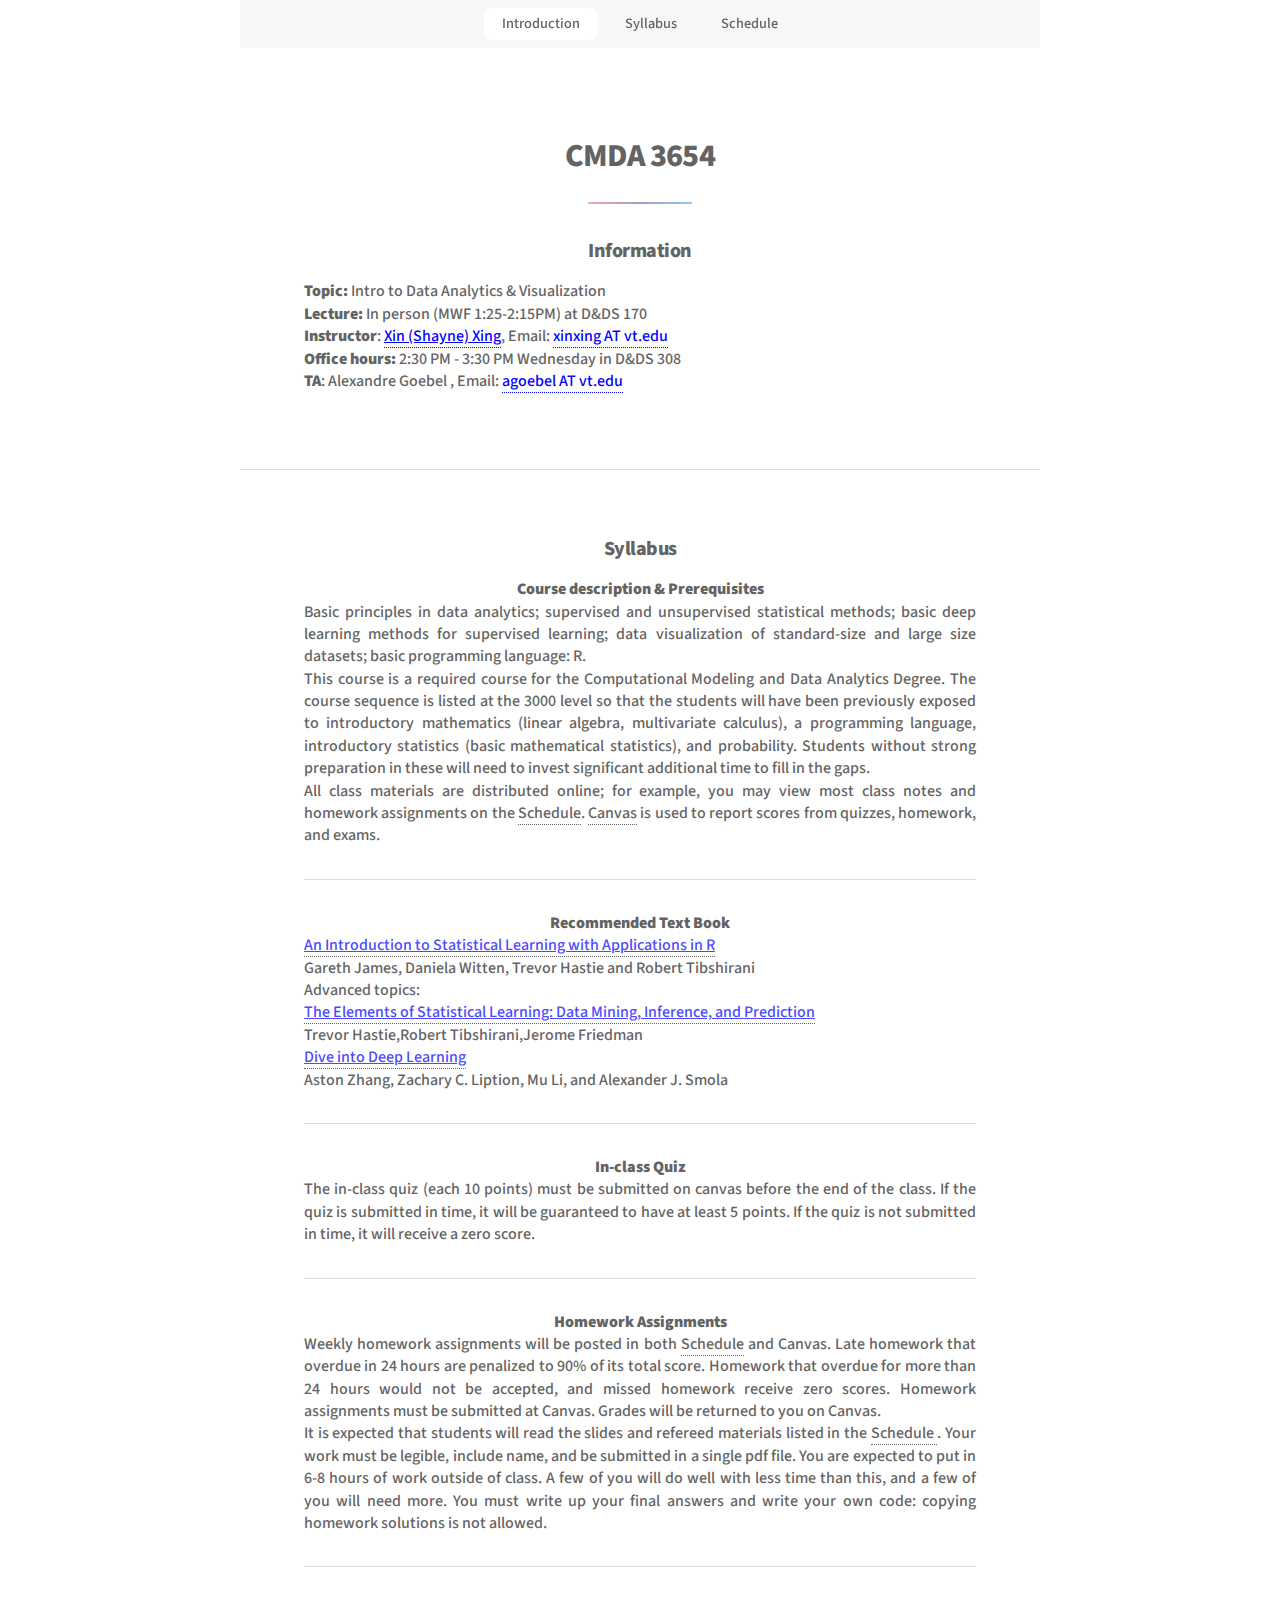
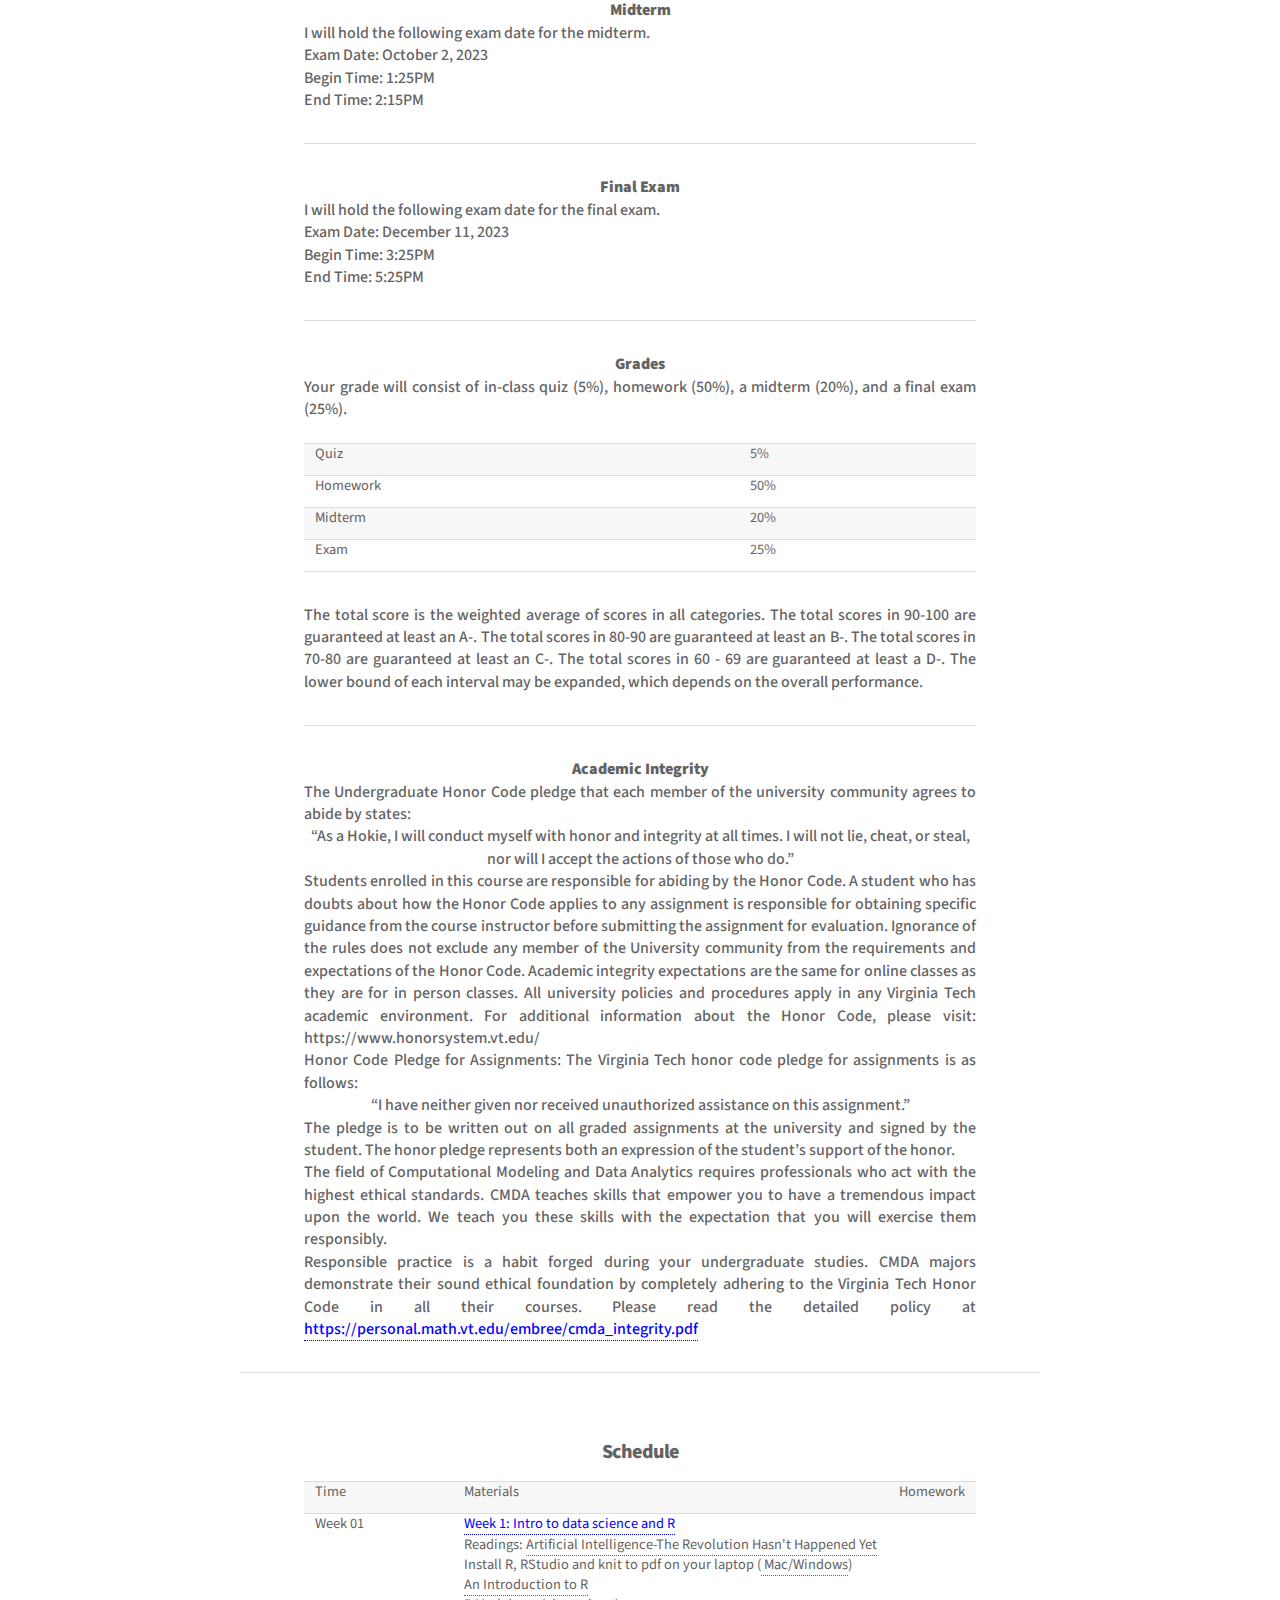
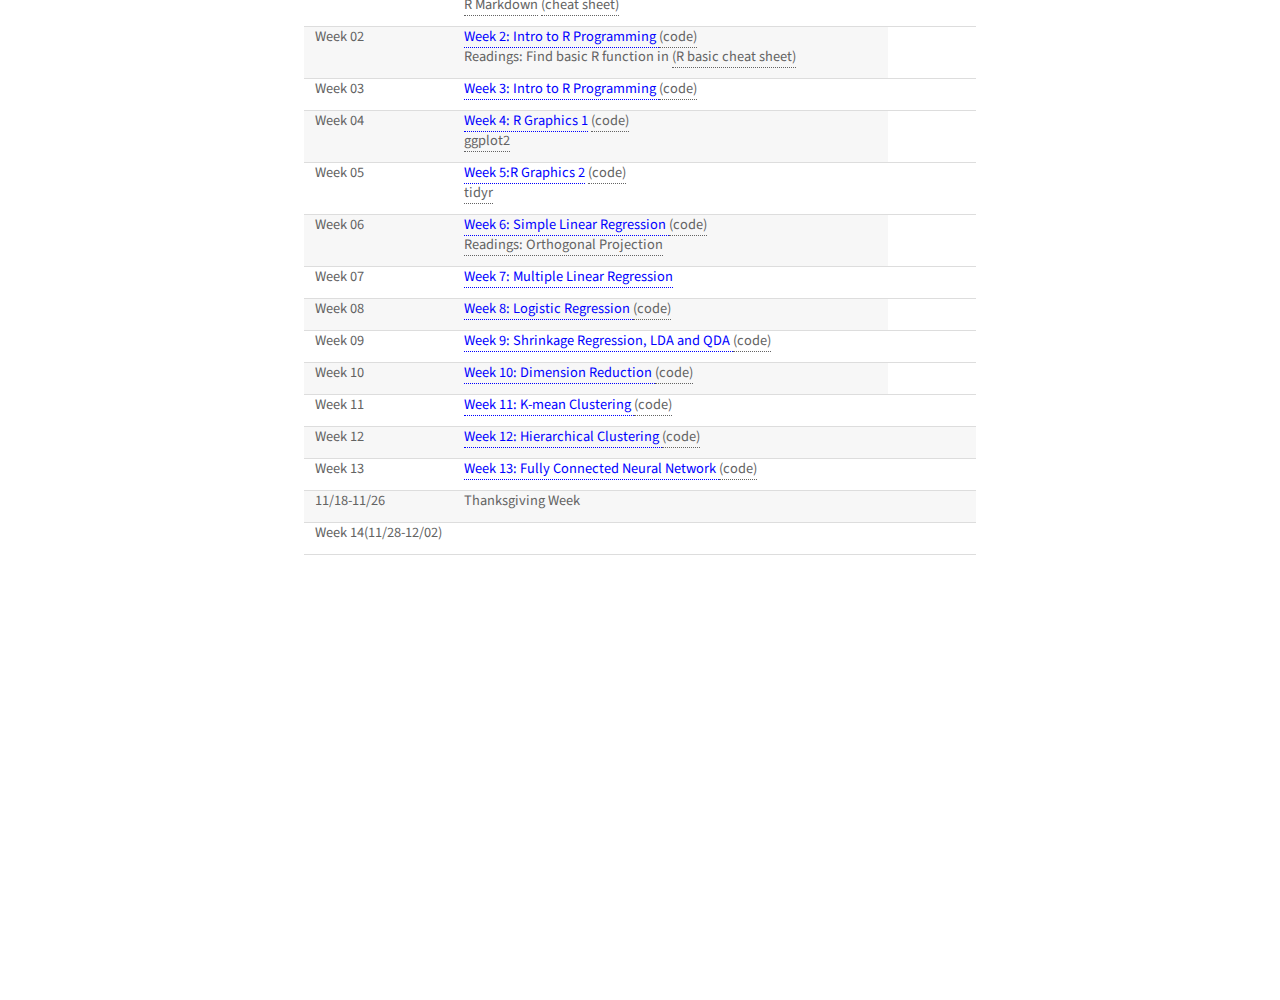
<file: courses/cmda3654-fall-2023.html>
<!DOCTYPE HTML>
<!--
	html5up.net | @ajlkn
	Free for personal and commercial use under the CCA 3.0 license (html5up.net/license)
-->
<html>
	<head>
	<meta charset="utf-8">
	<title>CMDA 3654</title>
	<meta name="keywords" content="Xin Xing, CMDA 3654, Statistics, VT">
	<meta name="description" content="Course Webpage">
	<meta name="author" content="Xin Xing">

		<meta name="viewport" content="width=device-width, initial-scale=1, user-scalable=no" />
		<link rel="stylesheet" href="../assets/css/main.css" />
		<noscript><link rel="stylesheet" href="../assets/css/noscript.css" /></noscript>
	</head>

	<body class="is-preload">

		<!-- Wrapper -->
			<div id="wrapper">
				<!-- Nav -->
					<nav id="nav">
						<ul>
							<li><a href="#intro" class="active">Introduction</a></li>
							<li><a href="#first">Syllabus</a></li>
							<li><a href="#second">Schedule</a></li>
<!-- 							<li><a href="#cta">Get Started</a></li> -->
						</ul>
					</nav>

				<!-- Main -->
					<div id="main">


						<!-- Introduction -->

							<section id="intro" class="main special">
								<header class="major">
									<h2>CMDA 3654</h2>
								</header>
                <header class="major">
                  <h3>Information</h3>
                </header>
<p align="justify"><strong>Topic:</strong>  Intro to Data Analytics & Visualization<br></p>
<p align="justify"><strong>Lecture:</strong> In person (MWF 1:25-2:15PM) at D&DS 170<br></p>
<p align="justify"><strong>Instructor</strong>: <a href="http://xin-xing.github.io/" style="color:blue"><u>Xin (Shayne) Xing</u></a>, Email: <a href="mailto:xinxing@vt.edu" style="color:blue">xinxing AT vt.edu</a><br></p> 
<p align="justify"><strong>Office hours:</strong> 2:30 PM - 3:30 PM Wednesday in D&DS 308 <br></p> 
<p align="justify"><strong>TA</strong>: Alexandre Goebel  , Email: <a href="agoebel@vt.edu" style="color:blue">agoebel AT vt.edu</a><br></p>
<p align="justify"><strong> </strong>
  <br></p>




<br>

							</section>

						<!-- First Section -->

							<section id="first" class="main special">
								<header class="major">
									<h3>Syllabus</h3>
								</header>

<p><strong>Course description & Prerequisites</strong></p>

<p align="justify"><small>Basic principles in data analytics; supervised and unsupervised statistical methods; basic deep learning methods for supervised learning; data visualization of standard-size and large size datasets; basic programming language: R.
</small>
</p>

<p align="justify"><small> This course is a required course for the Computational Modeling and Data Analytics Degree. The course sequence is listed at the 3000 level so that the students will have been previously exposed to introductory mathematics (linear algebra, multivariate calculus), a programming language, introductory statistics (basic mathematical statistics), and probability. Students without strong preparation in these will need to invest significant additional time to fill in the gaps. </small></p>

<p align="justify"><small>All class materials are distributed
online; for example, you may view most class notes and homework
assignments on the <a href="#second">
Schedule</a>. <a href="https://canvas.vt.edu/"> Canvas</a> is
used to report scores from quizzes, homework, and exams. </small></p>


<hr size="1">
<p><strong>Recommended Text Book</strong>
<p class="content"><small><a href="https://www.statlearning.com/"> <font color = "#4A4AFF"><u>An Introduction to Statistical Learning with Applications in R
</u></font></a><br>
Gareth James, Daniela Witten, Trevor Hastie and Robert Tibshirani
</small></p>
<p class="content"><small>Advanced topics:</small></p>
<p class="content"><small><a href="https://web.stanford.edu/~hastie/ElemStatLearn/"><font color = "#4A4AFF"><u>The Elements of
Statistical Learning: Data Mining, Inference, and Prediction
</u></font></a><br> 
Trevor Hastie,Robert Tibshirani,Jerome Friedman
</small></p>
<p class="content"><small><a href="https://d2l.ai/"><font color = "#4A4AFF"><u>Dive into Deep Learning
</u></font></a><br> 
Aston Zhang, Zachary C. Liption, Mu Li, and Alexander J. Smola
</small></p>



<hr size="1">
<p><strong>In-class Quiz</strong>
  <p align="justify"><small>The in-class quiz (each 10 points) must be submitted on canvas before the end of the class. If the quiz is submitted in time, it will be guaranteed to have at least 5 points. If the quiz is not submitted in time, it will receive a zero score. </small></p>


<hr size="1">
<p><strong> Homework Assignments</strong></p>

<p align="justify"><small>Weekly homework assignments will be posted in both <a href="#second">Schedule</a> and Canvas. Late homework that overdue in 24 hours are penalized to 90% of its total score. Homework that overdue for more than 24 hours would not be accepted, and missed homework receive zero scores. Homework assignments must be submitted at Canvas. Grades will be returned to you on Canvas.
</small></p>


<p align="justify"><small>It is expected that students will read the slides and refereed materials listed in the <a href="#second">Schedule </a>. Your work must be legible, include
name, and be submitted in a single pdf file. You are expected to put in 6-8 hours of work outside of class. A few of you will do well with less time than this, and a few of you will need more. You
must write up your final answers and write your own code: copying homework solutions is not allowed. </small></p>



<hr size="1">
<p><strong>Midterm</strong></p>

<p align="justify"><small>I will hold the following exam date for the midterm. <br>
Exam Date:  October  2, 2023<br>
Begin Time: 1:25PM <br>
End Time: 2:15PM <br>
</small></p>


<hr size="1">
<p><strong>Final Exam</strong></p>

<p align="justify"><small>I will hold the following exam date for the final exam. <br>
Exam Date:  December 11, 2023<br>
Begin Time: 3:25PM <br>
End Time: 5:25PM <br>
</small></p>


<hr size="1">
<p><strong>Grades</strong></p>

<p align="justify"><small>Your grade will consist of
 in-class quiz (5%), homework (50%), a midterm (20%), and a final exam (25%).  </small></p>
 <br>
<table>
  <tr>
    <th>Quiz</th>
    <th>5%</th>
  </tr>
    <tr>
    <th>Homework</th>
    <th>50%</th>
  </tr>
  <tr>
    <th>Midterm</th>
    <th>20%</th>
  </tr>
  <tr>
    <th>Exam </th>
    <th>25%</th>
  <tr>
</table>

<p align="justify"><small>
The total score is the weighted average of scores in all  categories. The total scores in 90-100 are guaranteed at least an A-. The total scores in 80-90 are guaranteed at least an B-. The total scores in 70-80 are guaranteed at least an C-. The total scores in 60 - 69 are guaranteed at least a D-. The lower bound of each interval may be expanded, which depends on the overall performance.
</small></p>



<hr size="1">
<p><strong>Academic Integrity</strong></p>

<p align="justify">The Undergraduate Honor Code pledge that each member of the university community agrees to abide by states: </p>
<p>
“As a Hokie, I will conduct myself with honor and integrity at all times.  I will not lie, cheat, or steal, nor will I accept the actions of those who do.”
</p>
<p align="justify">Students enrolled in this course are responsible for abiding by the Honor Code. A student who has doubts about how the Honor Code applies to any assignment is responsible for obtaining specific guidance from the course instructor before submitting the assignment for evaluation. Ignorance of the rules does not exclude any member of the University community from the requirements and expectations of the Honor Code.  Academic integrity expectations are the same for online classes as they are for in person classes.  All university policies and procedures apply in any Virginia Tech academic environment.
For additional information about the Honor Code, please visit: https://www.honorsystem.vt.edu/ </p>
<p align="justify">
Honor Code Pledge for Assignments: The Virginia Tech honor code pledge for assignments is as follows:  </p>
<p>
“I have neither given nor received unauthorized assistance on this assignment.”
</p>
<p align="justify">The pledge is to be written out on all graded assignments at the university and signed by the student.  The honor pledge represents both an expression of the student’s support of the honor.</p>

<p align="justify">The field of Computational Modeling and Data Analytics requires professionals who act with the highest
ethical standards. CMDA teaches skills that empower you to have a tremendous impact upon the world.
We teach you these skills with the expectation that you will exercise them responsibly. </p>

<p align="justify"> Responsible practice is a habit forged during your undergraduate studies. CMDA majors demonstrate their
sound ethical foundation by completely adhering to the Virginia Tech Honor Code in all their courses. Please read the detailed policy at <a href="https://personal.math.vt.edu/embree/cmda_integrity.pdf" style="color:blue">https://personal.math.vt.edu/embree/cmda_integrity.pdf</a></p>




</section>

						<!-- Second Section -->
							<section id="second" class="main special">
								<header class="major">
									<h3>Schedule</h3>
								</header>
								
<table align="center">
  <tr>
    <th>Time</th>
    <th>Materials</th>
    <th>Homework</th>
  </tr>

  <tr>
    <th>Week 01 </th>
    <th><a href="https://canvas.vt.edu/files/29329806/" style="color:blue">Week 1: Intro to data science and R</a><br> 
        Readings: <a href="https://hdsr.mitpress.mit.edu/pub/wot7mkc1/release/8"> Artificial Intelligence-The Revolution Hasn't Happened Yet </a><br>
        Install R, RStudio and knit to pdf on your laptop (<a href="https://canvas.vt.edu/files/24009349/"> Mac/Windows</a>)<br>
        <a href="https://cran.r-project.org/doc/manuals/r-release/R-intro.pdf"> An Introduction to R</a><br>
        <a href="https://bookdown.org/yihui/rmarkdown/">R Markdown</a> <a href="https://www.rstudio.com/resources/cheatsheets/"> (cheat sheet)</a></th>

<!--     <th><a href="https://canvas.vt.edu/courses/155924/assignments/1593028">Homework 01 </a><br>
    (due on 11:59PM, 09/02.)</th> -->
  </tr>



<tr>
  <th>Week 02 </th>

    <th><a href="" style="color:blue">Week 2: Intro to R Programming </a> <a href=""> (code)</a>   <br>
    Readings: Find basic R function in <a href="https://iqss.github.io/dss-workshops/R/Rintro/base-r-cheat-sheet.pdf">(R basic cheat sheet)</a></th>

    <!--  <th> <a href="https://canvas.vt.edu/courses/155924/assignments/1597777">Homework 02 </a><br>
    (due on 11:59PM, 09/09.)  </th> -->

</tr>


<tr>
 <th>Week 03 </th>
    <th><a href="" style="color:blue">Week 3: Intro to R Programming </a> <a href=""> (code)</a>  </th>
<!--     <th> <a href="">Homework 03 </a><br>
    (due on 11:59PM, 09/16.)  </th>  -->
</tr>


<tr>
 <th>Week 04 </th>
<th><a href="" style="color:blue">Week 4: R Graphics 1</a> <a href=""> (code)</a>  <br>
   <a href="https://ggplot2.tidyverse.org/"> ggplot2</a>
 </th>
   <!--  <th> <a href="https://canvas.vt.edu/courses/155924/assignments/1605324">Homework 04 </a><br>
    (due on 11:59PM, 09/23.)  </th> -->
</tr>


<tr>
<th>Week 05 </th>
<th><a href="" style="color:blue">Week 5:R Graphics 2</a> <a href=""> (code)</a>  <br>
    <a href="https://tidyr.tidyverse.org/"> tidyr</a>
    </th>
    <!--     <th> <a href="">Homework 05 </a><br>
    (due on 11:59PM, 09/30.) </th>
 -->
</tr>



<tr>
   <th>Week 06 </th>
<th><a href="" style="color:blue">Week 6: Simple Linear Regression </a> <a href=""> (code)</a>  <br>
          <a href="https://textbooks.math.gatech.edu/ila/projections.html">Readings: Orthogonal Projection</a>
        </th>
<!--         <th> <a href="https://canvas.vt.edu/courses/155924/assignments/1612773">Homework 06 </a><br>
    (due on 11:59PM, 10/07.) </th>
 -->
</tr>
    


<tr>
 <th>Week 07 </th>
<th><a href="" style="color:blue">Week 7: Multiple Linear Regression </a>  </th>
    <!--      <th> <a href="https://canvas.vt.edu/courses/155924/assignments/1617715">Homework 07 </a><br>
    (due on 11:59PM, 10/14.) </th> -->
</tr>


<tr>
<th>Week 08 </th>
<th><a href="" style="color:blue">Week 8: Logistic Regression </a>  <a href=""> (code)</a></th>
     <!--      <th> <a href="https://canvas.vt.edu/courses/155924/assignments/1620111">Homework 08 </a><br>
    (due on 11:59PM, 10/21.) </th> -->
</tr>


<tr>
<th>Week 09</th>
<th><a href="" style="color:blue">Week 9: Shrinkage Regression, LDA and QDA </a>  <a href=""> (code)</a></th>
    <!--      <th> <a href="https://canvas.vt.edu/courses/155924/assignments/1623401">Homework 09 </a><br>
    (due on 11:59PM, 10/28.) </th> -->
  </tr>


<tr>
  <th>Week 10</th>
<th><a href="" style="color:blue">Week 10: Dimension Reduction </a>  <a href=""> (code)</a></th>
    <!--     <th> <a href="">Homework 10 </a><br>
    (due on 11:59PM, 11/04.) </th> -->
</tr>


<tr> 
  <th>Week 11</th>
<th><a href="" style="color:blue">Week 11: K-mean Clustering </a>  <a href=""> (code)</a></th>
    <!--     <th> <a href="">Homework 11 </a><br>
    (due on 11:59PM, 11/12.) </th> -->
</tr>


<tr> 
 <th>Week 12</th>
 <th><a href="" style="color:blue">Week 12: Hierarchical Clustering  </a>  <a href=""> (code)</a></th>
    <th></th>
  </tr>


<tr> 
  <th>Week 13</th>
  <th><a href="" style="color:blue">Week 13: Fully Connected Neural Network </a>  <a href=""> (code)</a></th>
    <th> </th> 
  </tr>


<tr>      
  <th>11/18-11/26</th>
    <th>Thanksgiving Week</th>
    <th>
      </th>
  </tr>


<tr>  
    <th>Week 14(11/28-12/02) </th>
<!--     <th><a href="" style="color:blue">Sample Exam </a> </th>
   <th>
      </th>
 --></tr>
    


</table>


</section>



<br><br><br><br><br><br><br><br><br>
<br><br><br><br>
<br><br><br><br>




					</div>				<!-- Main -->

			</div>

		<!-- Scripts -->
			<script src="../assets/js/jquery.min.js"></script>
			<script src="../assets/js/jquery.scrollex.min.js"></script>
			<script src="../assets/js/jquery.scrolly.min.js"></script>
			<script src="../assets/js/browser.min.js"></script>
			<script src="../assets/js/breakpoints.min.js"></script>
			<script src="../assets/js/util.js"></script>
			<script src="../assets/js/main.js"></script>

	</body>
</html>
</file>
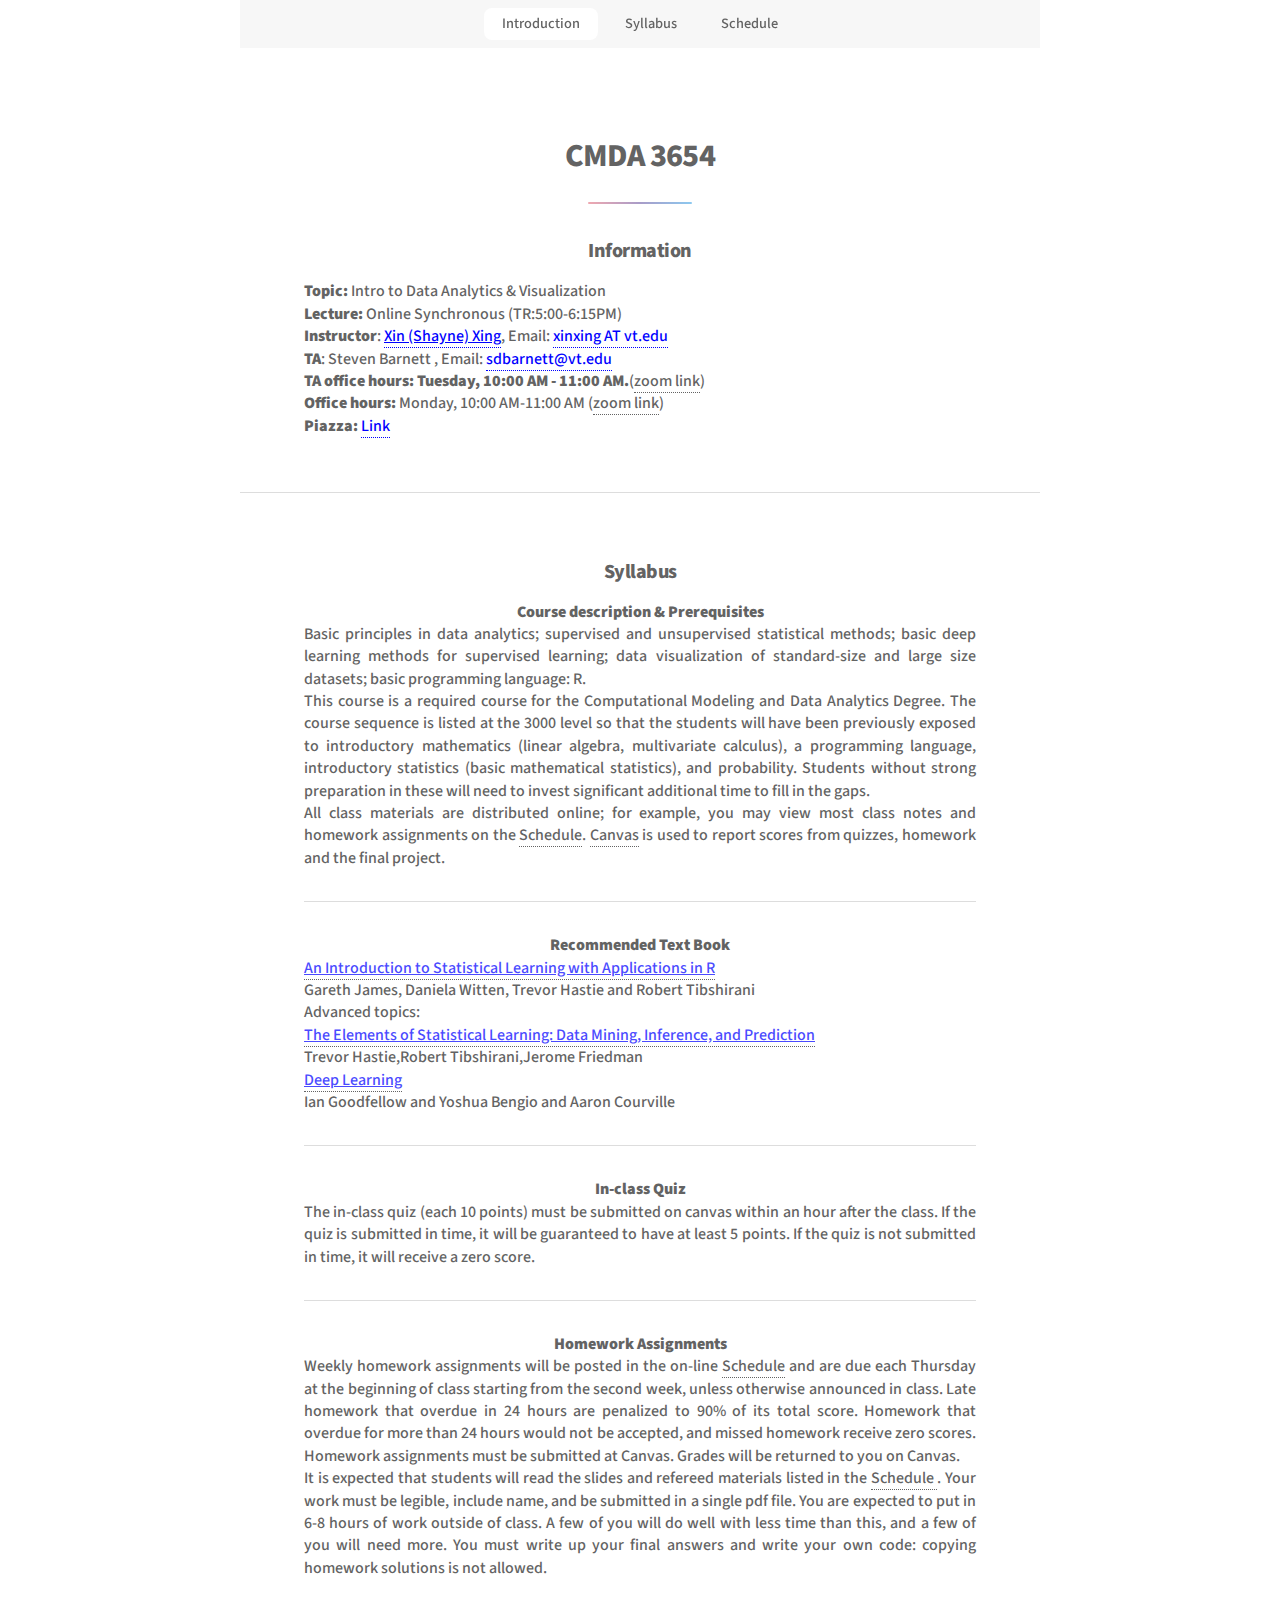
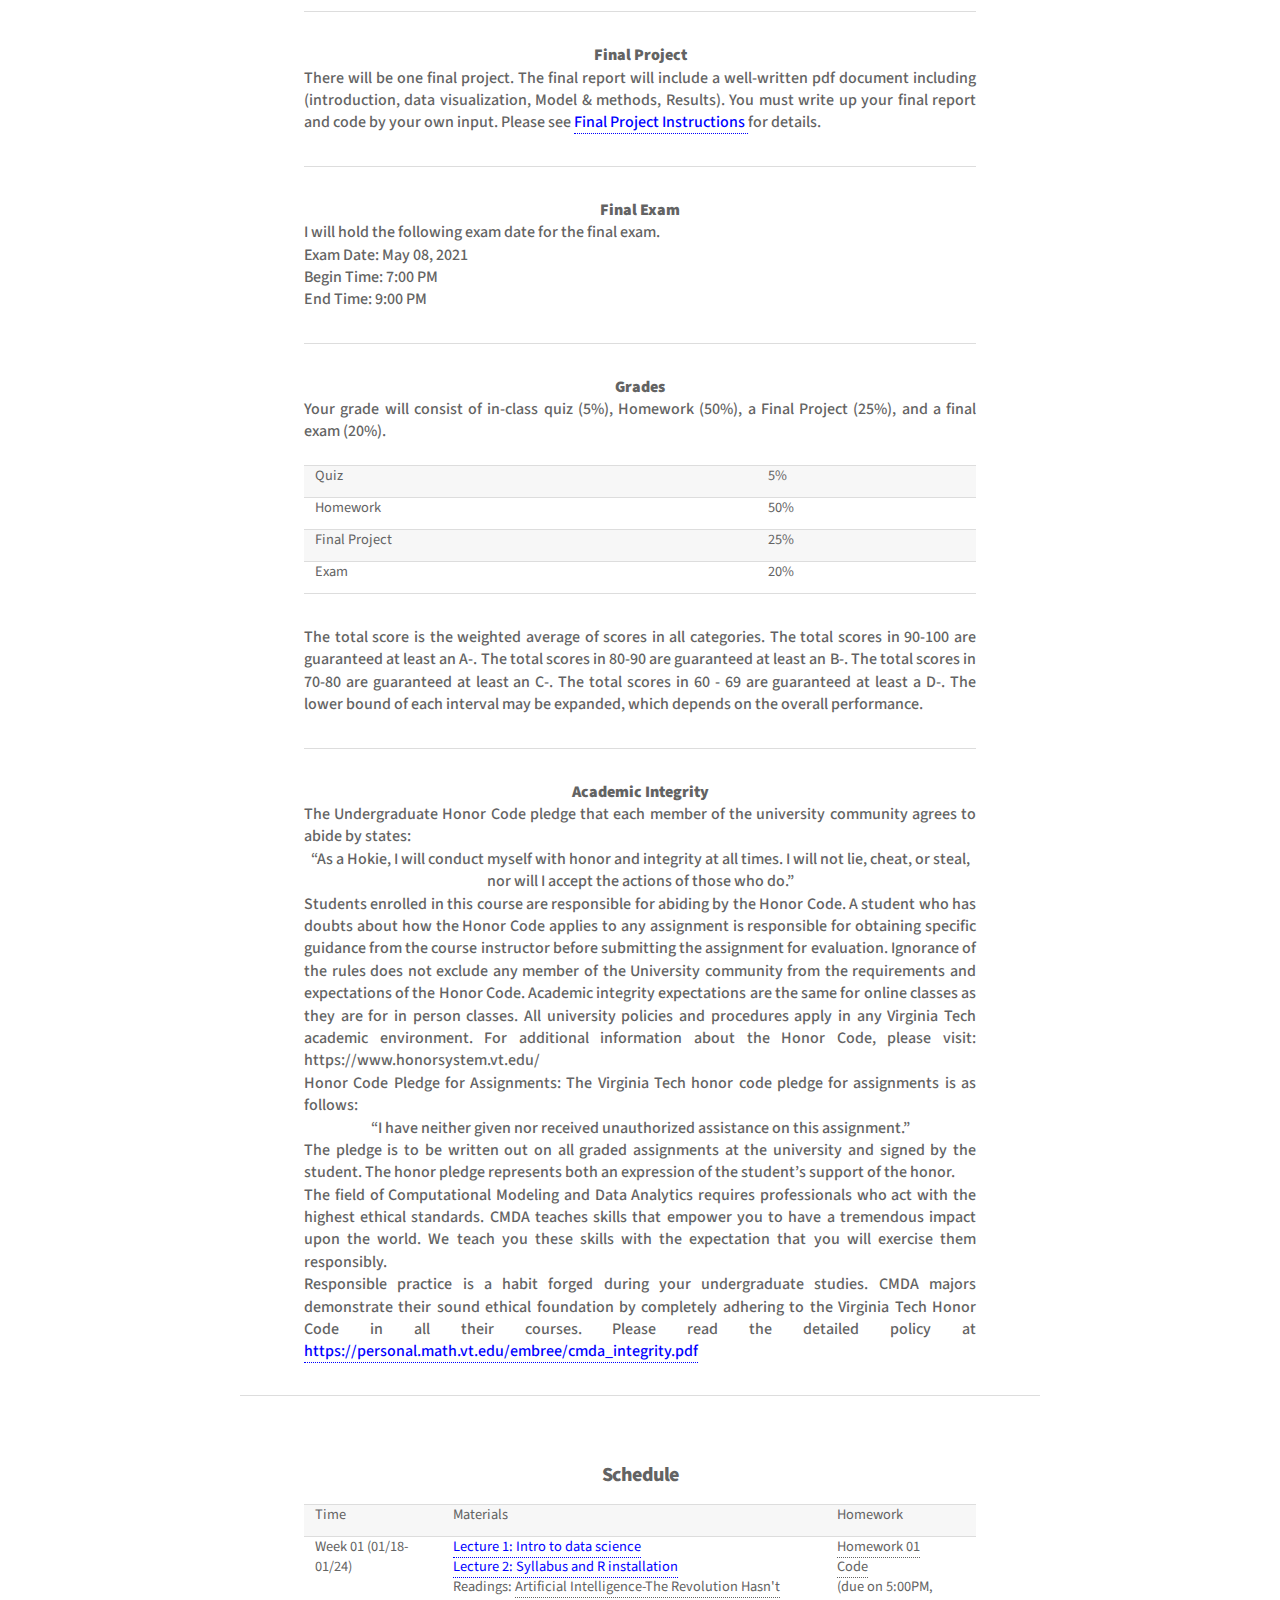
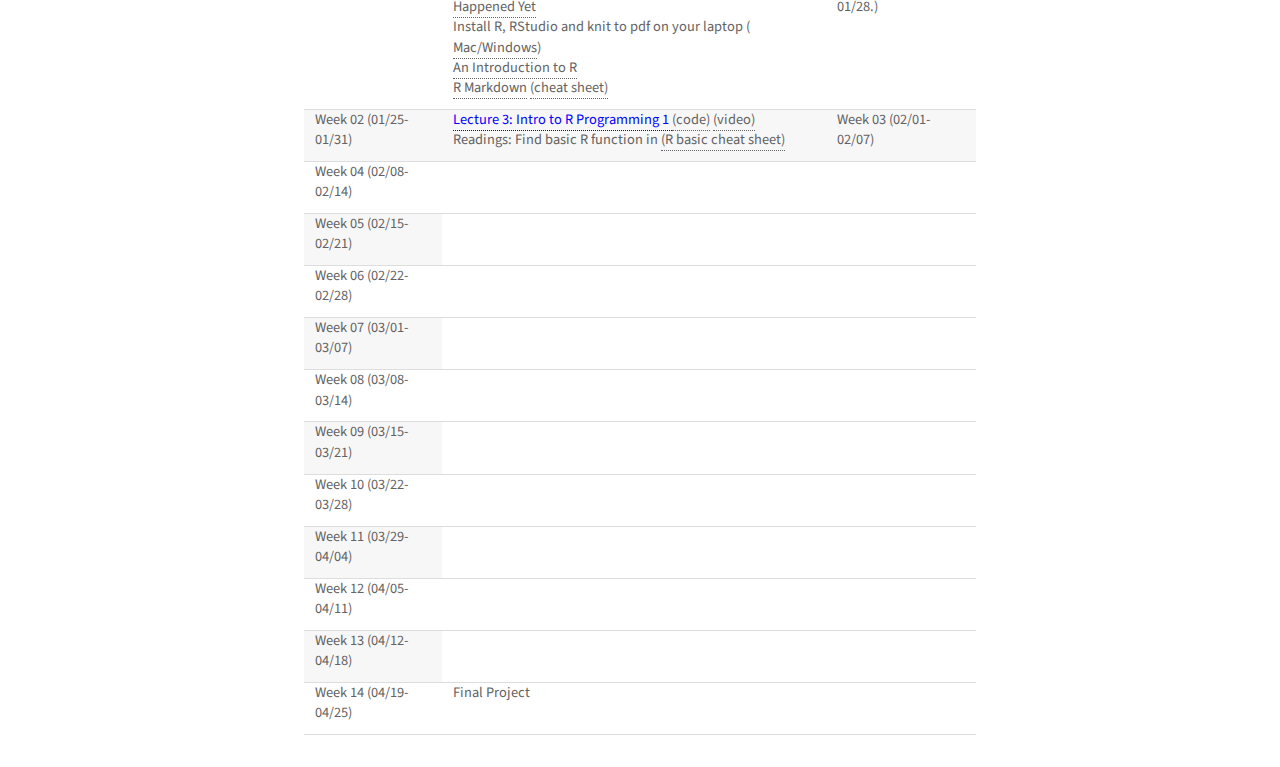
<file: courses/cmda3654-spring-2021.html>
<!DOCTYPE HTML>
<!--
	html5up.net | @ajlkn
	Free for personal and commercial use under the CCA 3.0 license (html5up.net/license)
-->
<html>
	<head>
	<meta charset="utf-8">
	<title>CMDA 3654</title>
	<meta name="keywords" content="Xin Xing, CMDA 3654, Statistics, VT">
	<meta name="description" content="Course Webpage">
	<meta name="author" content="Xin Xing">

		<meta name="viewport" content="width=device-width, initial-scale=1, user-scalable=no" />
		<link rel="stylesheet" href="../assets/css/main.css" />
		<noscript><link rel="stylesheet" href="../assets/css/noscript.css" /></noscript>
	</head>

	<body class="is-preload">

		<!-- Wrapper -->
			<div id="wrapper">
				<!-- Nav -->
					<nav id="nav">
						<ul>
							<li><a href="#intro" class="active">Introduction</a></li>
							<li><a href="#first">Syllabus</a></li>
							<li><a href="#second">Schedule</a></li>
<!-- 							<li><a href="#cta">Get Started</a></li> -->
						</ul>
					</nav>

				<!-- Main -->
					<div id="main">


						<!-- Introduction -->

							<section id="intro" class="main special">
								<header class="major">
									<h2>CMDA 3654</h2>
								</header>
                <header class="major">
                  <h3>Information</h3>
                </header>
<p align="justify"><strong>Topic:</strong>  Intro to Data Analytics & Visualization<br></p>
<p align="justify"><strong>Lecture:</strong> Online Synchronous (TR:5:00-6:15PM)<br></p>
<p align="justify"><strong>Instructor</strong>: <a href="http://xin-xing.github.io/" style="color:blue"><u>Xin (Shayne) Xing</u></a>, Email: <a href="mailto:xinxing@vt.edu" style="color:blue">xinxing AT vt.edu</a><br></p> 
<p align="justify"><strong>TA</strong>: Steven Barnett , Email: <a href="sdbarnett@vt.edu" style="color:blue">sdbarnett@vt.edu</a><br></p>
<p align="justify"><strong>TA office hours: Tuesday, 10:00 AM - 11:00 AM.</strong>(<a href='https://virginiatech.zoom.us/j/3876987514'>zoom link</a>)<br></p>

<p align="justify"><strong>Office hours:</strong> Monday, 10:00 AM-11:00 AM (<a href='https://virginiatech.zoom.us/j/4132585109'>zoom link</a>)<br></p>

<p align="justify"><strong>Piazza:</strong> <a href="https://piazza.com/vt/spring2021/cmda_3654_12899_202101/home" style="color:blue"> Link </a> <br></p>

<br>

							</section>

						<!-- First Section -->

							<section id="first" class="main special">
								<header class="major">
									<h3>Syllabus</h3>
								</header>

<p><strong>Course description & Prerequisites</strong></p>

<p align="justify"><small>Basic principles in data analytics; supervised and unsupervised statistical methods; basic deep learning methods for supervised learning; data visualization of standard-size and large size datasets; basic programming language: R.
</small>
</p>

<p align="justify"><small> This course is a required course for the Computational Modeling and Data Analytics Degree. The course sequence is listed at the 3000 level so that the students will have been previously exposed to introductory mathematics (linear algebra, multivariate calculus), a programming language, introductory statistics (basic mathematical statistics), and probability. Students without
strong preparation in these will need to invest significant additional time to fill in the gaps. </small></p>

<p align="justify"><small>All class materials are distributed
online; for example, you may view most class notes and homework
assignments on the <a href="#second">
Schedule</a>. <a href="https://canvas.vt.edu/"> Canvas</a> is
used to report scores from quizzes, homework and the final project. </small></p>

<hr size="1">
<p><strong>Recommended Text Book</strong>
<p class="content"><small><a href="http://faculty.marshall.usc.edu/gareth-james/ISL/"> <font color = "#4A4AFF"><u>An Introduction to Statistical Learning with Applications in R
</u></font></a><br>
Gareth James, Daniela Witten, Trevor Hastie and Robert Tibshirani
</small></p>
<p class="content"><small>Advanced topics:</small></p>
<p class="content"><small><a href="https://web.stanford.edu/~hastie/ElemStatLearn/"><font color = "#4A4AFF"><u>The Elements of
Statistical Learning: Data Mining, Inference, and Prediction
</u></font></a><br> 
Trevor Hastie,Robert Tibshirani,Jerome Friedman
</small></p>
<p class="content"><small><a href="https://www.deeplearningbook.org/"><font color = "#4A4AFF"><u>Deep Learning
</u></font></a><br> 
Ian Goodfellow and Yoshua Bengio and Aaron Courville
</small></p>



<hr size="1">
<p><strong>In-class Quiz</strong>
  <p align="justify"><small>The in-class quiz (each 10 points) must be submitted on canvas within an hour after the class. If the quiz is submitted in time, it will be guaranteed to have at least 5 points. If the quiz is not submitted in time, it will receive a zero score. </small></p>


<hr size="1">
<p><strong> Homework Assignments</strong></p>

<p align="justify"><small>Weekly homework assignments will be posted in the on-line <a href="#second">Schedule</a>
and are due each Thursday at the beginning of class starting from the second week, unless otherwise announced in class. Late homework that overdue in 24 hours are penalized to 90% of its total score. Homework that overdue for more than 24 hours would not be accepted, and missed homework receive zero scores. Homework assignments must be submitted at Canvas. Grades will be returned to you on Canvas.
</small></p>


<p align="justify"><small>It is expected that students will read the slides and refereed materials listed in the <a href="#second">Schedule </a>. Your work must be legible, include
name, and be submitted in a single pdf file. You are expected to put in 6-8
hours of work outside of class. A few of you will do well with less
time than this, and a few of you will need more. You
must write up your final answers and write your own code: copying homework solutions is not allowed. </small></p>



<hr size="1">
<p><strong>Final Project</strong></p>

<p align="justify"><small>There will be one final project. The final report will include a well-written pdf document including (introduction, data visualization, Model & methods, Results). You must write up your final report and code by your own input. Please see <a href="https://canvas.vt.edu/files/16060022/", style="color:blue">Final Project Instructions </a> for details.
</small></p>


<hr size="1">
<p><strong>Final Exam</strong></p>

<p align="justify"><small>I will hold the following exam date for the final exam. <br>
Exam Date:  May 08, 2021<br>
Begin Time: 7:00 PM <br>
End Time: 9:00 PM <br>
</small></p>


<hr size="1">
<p><strong>Grades</strong></p>

<p align="justify"><small>Your grade will consist of
 in-class quiz (5%), Homework (50%), a Final Project (25%), and a final exam (20%).  </small></p>
 <br>
<table>
  <tr>
    <th>Quiz</th>
    <th>5%</th>
  </tr>
    <tr>
    <th>Homework</th>
    <th>50%</th>
  </tr>
  <tr>
    <th>Final Project</th>
    <th>25%</th>
  </tr>
  <tr>
    <th>Exam </th>
    <th>20%</th>
  <tr>
</table>

<p align="justify"><small>
The total score is the weighted average of scores in all  categories. The total scores in 90-100 are guaranteed at least an A-. The total scores in 80-90 are guaranteed at least an B-. The total scores in 70-80 are guaranteed at least an C-. The total scores in 60 - 69 are guaranteed at least a D-. The lower bound of each interval may be expanded, which depends on the overall performance.
</small></p>

<hr size="1">
<p><strong>Academic Integrity</strong></p>

<p align="justify">The Undergraduate Honor Code pledge that each member of the university community agrees to abide by states: </p>
<p>
“As a Hokie, I will conduct myself with honor and integrity at all times.  I will not lie, cheat, or steal, nor will I accept the actions of those who do.”
</p>
<p align="justify">Students enrolled in this course are responsible for abiding by the Honor Code. A student who has doubts about how the Honor Code applies to any assignment is responsible for obtaining specific guidance from the course instructor before submitting the assignment for evaluation. Ignorance of the rules does not exclude any member of the University community from the requirements and expectations of the Honor Code.  Academic integrity expectations are the same for online classes as they are for in person classes.  All university policies and procedures apply in any Virginia Tech academic environment.
For additional information about the Honor Code, please visit: https://www.honorsystem.vt.edu/ </p>
<p align="justify">
Honor Code Pledge for Assignments: The Virginia Tech honor code pledge for assignments is as follows:  </p>
<p>
“I have neither given nor received unauthorized assistance on this assignment.”
</p>
<p align="justify">The pledge is to be written out on all graded assignments at the university and signed by the student.  The honor pledge represents both an expression of the student’s support of the honor.</p>

<p align="justify">The field of Computational Modeling and Data Analytics requires professionals who act with the highest
ethical standards. CMDA teaches skills that empower you to have a tremendous impact upon the world.
We teach you these skills with the expectation that you will exercise them responsibly. </p>

<p align="justify"> Responsible practice is a habit forged during your undergraduate studies. CMDA majors demonstrate their
sound ethical foundation by completely adhering to the Virginia Tech Honor Code in all their courses. Please read the detailed policy at <a href="https://personal.math.vt.edu/embree/cmda_integrity.pdf" style="color:blue">https://personal.math.vt.edu/embree/cmda_integrity.pdf</a></p>




</section>

						<!-- Second Section -->
							<section id="second" class="main special">
								<header class="major">
									<h3>Schedule</h3>
								</header>
								
<table align="right">
  <tr>
    <th>Time</th>
    <th>Materials</th>
    <th>Homework</th>
  </tr>
  <tr>
    <th>Week 01 (01/18-01/24)</th>
    <th><a href="https://canvas.vt.edu/files/16898026/" style="color:blue">Lecture 1: Intro to data science</a><br> 
    <a href="https://canvas.vt.edu/files/16898025/" style="color:blue"> Lecture 2: Syllabus and R installation </a> <br>
        Readings: <a href="https://hdsr.mitpress.mit.edu/pub/wot7mkc1/release/8"> Artificial Intelligence-The Revolution Hasn't Happened Yet </a><br>
        Install R, RStudio and knit to pdf on your laptop (<a href="https://canvas.vt.edu/files/14512822/"> Mac/Windows</a>)<br>
        <a href="https://cran.r-project.org/doc/manuals/r-release/R-intro.pdf"> An Introduction to R</a><br>
        <a href="https://bookdown.org/yihui/rmarkdown/">R Markdown</a> <a href="https://rstudio.com/wp-content/uploads/2015/02/rmarkdown-cheatsheet.pdf"> (cheat sheet)</a></th>
    <th>
      <a href="https://canvas.vt.edu/files/16898042/">Homework 01 </a><br>
      <a href="https://canvas.vt.edu/files/16898043/">Code </a><br>
    (due on 5:00PM, 01/28.)
  </th>
  </tr>
  <tr>
    <th>Week 02 (01/25-01/31)</th>
    <th><a href="https://canvas.vt.edu/files/16956159/" style="color:blue">Lecture 3: Intro to R Programming 1 </a> <a href="https://canvas.vt.edu/files/16956161/"> (code)</a> <a href=""> (video)</a> <br>
<!--       <a href="https://canvas.vt.edu/files/14552700/" style="color:blue">Lecture 5: Intro to R Programming 3 </a> <a href="https://canvas.vt.edu/files/14552702/"> (code)</a> <a href="https://canvas.vt.edu/courses/115449/external_tools/4371"> (video)</a>  <br>
      <a href="https://canvas.vt.edu/files/14591755/" style="color:blue">Lecture 6: Intro to R Programming 4 </a> <a href="https://canvas.vt.edu/files/14591756/"> (code)</a> <a href="https://canvas.vt.edu/courses/115449/external_tools/4371"> (video)</a>  <br> -->

        Readings: Find basic R function in <a href="https://rstudio.com/wp-content/uploads/2016/10/r-cheat-sheet-3.pdf">(R basic cheat sheet)</a>
    </th>
<!--     <th><a href="https://canvas.vt.edu/files/14591759/">Homework 02 </a><br>
      <a href="https://canvas.vt.edu/files/14591760/">Code </a><br>
    (due on 1:25PM, 9/11.)</th>
  </tr>
    <tr> -->
    <th>Week 03 (02/01-02/07)</th>
<!--     <th>Lecture 7: (labor day) <br>
        <a href="https://canvas.vt.edu/files/14669881/" style="color:blue">Lecture 8: Control Flows </a> <a href="https://canvas.vt.edu/files/14673897/"> (code)</a><a href="https://canvas.vt.edu/courses/115449/external_tools/4371"> (video)</a> <br>
        <a href="https://canvas.vt.edu/files/14719214/" style="color:blue">Lecture 9: Advanced R functions</a> <a href="https://canvas.vt.edu/files/14719213/"> (code)</a><a href="https://canvas.vt.edu/courses/115449/external_tools/4371"> (video)</a> <br>
        Readings: <a href="https://adv-r.hadley.nz/functions.html">More on functions</a><br>
        <a href="https://en.wikipedia.org/wiki/Leibniz_formula_for_%CF%80">Leibniz formula for pi</a>
    </th>
    <th><a href="https://canvas.vt.edu/files/14723498/">Homework 03</a><br>
      <a href="https://canvas.vt.edu/files/14724630/">Code</a><br>
      (due on 1:25PM, 9/18.)
    </th>-->
  </tr>
    <tr> 
    <th>Week 04 (02/08-02/14)</th>
<!--     <th><a href="https://canvas.vt.edu/files/14860658/" style="color:blue">Lecture 10: Data Input </a><a href="https://canvas.vt.edu/files/14768661/"> (code)</a><br>
      <a href="https://canvas.vt.edu/files/14815115/" style="color:blue">Lecture 11: Data Cleaning</a><a href="https://canvas.vt.edu/files/14815114/"> (code)</a><br>
      <a href="https://canvas.vt.edu/files/14860909/" style="color:blue">Lecture 12: Case Studies</a><a href="https://canvas.vt.edu/files/14860538/"> (code)</a><br>
        Readings: <a href="https://github.com/rstudio/cheatsheets/raw/master/data-import.pdf">Data input and Cleaning Cheatsheet</a>
    </th>
    <th><a href="https://canvas.vt.edu/files/14860630/">Homework 04</a><br>
      <a href="https://canvas.vt.edu/files/14860631/">Code</a><br>
      (due on 1:25PM, 9/25.)
    </th>-->
  </tr>
    <tr> 
    <th>Week 05 (02/15-02/21)</th>
<!--     <th><a href="https://canvas.vt.edu/files/14912914/" style="color:blue">Lecture 13: Visulization in R 1 </a><a href="https://canvas.vt.edu/files/14912915/"> (code)</a><br>
      <a href="https://canvas.vt.edu/files/15015684/" style="color:blue">Lecture 14: Visulization in R 2 </a><a href="https://canvas.vt.edu/files/14966707/"> (code)</a><br>
      <a href="https://canvas.vt.edu/files/15015681/" style="color:blue">Lecture 15: Visulization in R 3 </a><a href="https://canvas.vt.edu/files/15015715/"> (code)</a><br>
       Readings:<a href="https://ggplot2-book.org/"> ggplot2: Elegant Graphics for Data Analysis</a> <a href="https://github.com/rstudio/cheatsheets/raw/master/data-visualization-2.1.pdf">(cheat sheet)</a><br>
       
    </th>
    <th><a href="https://canvas.vt.edu/files/15015870/">Homework 05</a><br>
      <a href="https://canvas.vt.edu/files/15015871/">Code</a><br>
      (due on 1:25PM, 10/2.)</th>-->
  </tr>
    <tr> 
    <th>Week 06 (02/22-02/28)</th>
 <!--    <th><a href="https://canvas.vt.edu/files/15069139/" style="color:blue">Lecture 16: Simple Linear Regression 1 </a><a href="https://canvas.vt.edu/files/15067179/"> (code)</a><br>
      <a href="https://canvas.vt.edu/files/15138479/" style="color:blue">Lecture 17: Simple Linear Regression 2 </a><a href="https://canvas.vt.edu/files/15117784/"> (code)</a><br>
      <a href="https://canvas.vt.edu/files/15165823/" style="color:blue">Lecture 18: Simple Linear Regression 3 </a><a href="https://canvas.vt.edu/files/15165824/"> (code)</a><br>
      Readings: Chapter 3 in An Introduction to Statistical Learning with Applications in R 
    </th>
    <th><a href="https://canvas.vt.edu/files/15165834/">Homework 06</a><br>
      <a href="https://canvas.vt.edu/files/15165880/">Code</a><br>
      (due on 1:25PM, 10/9.)</th>
  </tr>-->
      <tr> 
    <th>Week 07 (03/01-03/07)</th>
<!--     <th><a href="https://canvas.vt.edu/files/15216884/" style="color:blue">Lecture 19: Multiple Linear Regression 1 </a><a href="https://canvas.vt.edu/files/15216885/"> (code)</a><br>
      <a href="https://canvas.vt.edu/files/15439794/" style="color:blue">Lecture 20: Multiple Linear Regression 2 </a><a href="https://canvas.vt.edu/files/15270038/"> (code)</a><br>
    <a href="https://canvas.vt.edu/files/15315230/" style="color:blue">Lecture 21: Multiple Linear Regression 3 </a><a href="https://canvas.vt.edu/files/15313656/"> (code)</a><br>
        Readings: Chapter 3 in An Introduction to Statistical Learning with Applications in R 
    </th>
    <th><a href="https://canvas.vt.edu/files/15313663/">Homework 07</a><br>
      <a href="hhttps://canvas.vt.edu/files/15313666/">Code</a><br>
      (due on 1:25PM, 10/16.)</th>-->
  </tr>
      <tr> 
    <th>Week 08 (03/08-03/14)</th>
<!--     <th><a href="https://canvas.vt.edu/files/15368815/" style="color:blue">Lecture 22:  Logistic Regression 1 </a><a href="https://canvas.vt.edu/files/15364910/"> (code)</a><br>
      <a href="https://canvas.vt.edu/files/15417087/" style="color:blue">Lecture 23:  Logistic Regression 2 </a><a href="https://canvas.vt.edu/files/15417088/"> (code)</a><br>
      Lecture 24: fall break<br>
        Readings: Chapter 4 in An Introduction to Statistical Learning with Applications in R 
    </th>
    <th><a href="https://canvas.vt.edu/files/15457299/">Homework 08</a><br>
      <a href="https://canvas.vt.edu/files/15457300/">Code</a><br>
      (due on 1:25PM, 10/23.)</th>-->
  </tr>
      <tr> 
    <th>Week 09 (03/15-03/21)</th>
<!--     <th><a href="https://canvas.vt.edu/files/15498957/" style="color:blue">Lecture 25:  Shrinkage Regression </a><a href="https://canvas.vt.edu/files/15498958/"> (code)</a><br>
      <a href="https://canvas.vt.edu/files/15548829/" style="color:blue">Lecture 26:  LDA and QDA </a><a href="https://canvas.vt.edu/files/15548830/"> (code)</a><br>
      <a href="https://canvas.vt.edu/files/15593982/" style="color:blue">Lecture 27:  Real Examples </a><a href="https://canvas.vt.edu/files/15593981/"> (code)</a><br>
        Readings: Chapter 4.4 and 6.2 in An Introduction to Statistical Learning with Applications in R 
    </th>
    <th><a href="https://canvas.vt.edu/files/15593991/">Homework 09</a><br>
      <a href="https://canvas.vt.edu/files/15593989/">Code</a><br>
      (due on 1:25PM, 10/30.)</th> -->
  </tr>
    <tr>
    <th>Week 10 (03/22-03/28)</th>
 <!--    <th><a href="https://canvas.vt.edu/files/15641890/" style="color:blue">Lecture 28: Principal Component Analysis 1 </a><a href="https://canvas.vt.edu/files/15641888/"> (code)</a><br>
      <a href="https://canvas.vt.edu/files/15687741/" style="color:blue">Lecture 29: Principal Component Analysis 2 </a><a href="https://canvas.vt.edu/files/15687743/"> (code)</a><br>
      <a href="https://canvas.vt.edu/files/15730003/" style="color:blue">Lecture 30: Non-linear Dimension Reduction </a><a href="https://canvas.vt.edu/files/15730001/"> (code)</a><br>
        Readings: Readings: Chapter 10 in An Introduction to Statistical Learning with Applications in R 
    </th>
     <th><a href="https://canvas.vt.edu/files/15734857/">Homework 10</a><br>
      <a href="https://canvas.vt.edu/files/15734856/">Code</a><br>
      (due on 1:25PM, 11/6.)</th> -->
  </tr>
    <tr>
    <th>Week 11 (03/29-04/04)</th>
<!--     <th><a href="https://canvas.vt.edu/files/15791074/" style="color:blue">Lecture 31: Clustering via K-means </a><a href="https://canvas.vt.edu/files/15777822/"> (code)</a><br>
      <a href="https://canvas.vt.edu/files/15791047/" style="color:blue">Lecture 32: Hierachical Clustering </a><a href="https://canvas.vt.edu/files/15791046/"> (code)</a><br>
      <a href="https://canvas.vt.edu/files/15860175/" style="color:blue">Lecture 33: Heatmap and Real Examples </a><a href="https://canvas.vt.edu/files/15860174/"> (code)</a><br>
        Readings: Readings: Chapter 10 in An Introduction to Statistical Learning with Applications in R 
    </th>
    <th><a href="https://canvas.vt.edu/files/15860170/">Homework 11</a><br>
      <a href="https://canvas.vt.edu/files/15860173/">Code</a><br>
      (due on 1:25PM, 11/13.)</th>-->
  </tr>
    <tr> 
    <th>Week 12 (04/05-04/11)</th>
<!--     <th><a href="https://canvas.vt.edu/files/15905531/" style="color:blue">Lecture 34: Intro to Neural Network  </a><a href="https://canvas.vt.edu/files/15905532/"> (code)</a><br>
        <a href="https://canvas.vt.edu/files/15949646/" style="color:blue">Lecture 35: Backpropagation </a><br>
        <a href="https://canvas.vt.edu/files/16059963/" style="color:blue">Lecture 36: Stochastic Gredient Decent  </a><a href="https://canvas.vt.edu/files/16059961/"> (code)</a><br>
        Readings: <a href = "http://yann.lecun.com/exdb/mnist/"> The MNIST database of handwritten digits</a>
    </th>
    <th><a href="https://canvas.vt.edu/files/15997126/">Homework 12</a><br>
      <a href="https://canvas.vt.edu/files/15989324/">Code</a><br>
      (due on 1:25PM, 11/20.)</th>-->
    <tr> 
    <th>Week 13 (04/12-04/18)</th>
<!--     <th> <a href="https://canvas.vt.edu/files/16032972/" style="color:blue">Lecture 37: Convolutional Neural Networks </a><a href="https://canvas.vt.edu/files/16032973/"> (code)</a><br> 
      <a href="https://canvas.vt.edu/files/16080088/" style="color:blue">Lecture 38: CNN Architectures </a><a href="https://canvas.vt.edu/files/16080089/"> (code)</a><br>
      <a href="https://canvas.vt.edu/files/16126053/" style="color:blue">Lecture 39: More CNN Architectures </a><a href="https://canvas.vt.edu/files/16126054/"> (code)</a><br>
        Readings: <a href="https://www.nytimes.com/2019/03/27/technology/turing-award-ai.html">2018 Turing Award </a>
    </th>
    <th><a href="https://canvas.vt.edu/files/16169135/">Homework 13</a><br>
      <a href="https://canvas.vt.edu/files/16169136/">Code</a><br>
      (due on 1:25PM, 11/30.)</th>-->
  </tr>
    <tr> 
    <th>Week 14 (04/19-04/25)</th>

<!--     <th><a href="https://canvas.vt.edu/files/16192633/" style="color:blue">Lecture 40: Advanced Topics in NNs 1</a><a href="https://canvas.vt.edu/files/16239128/"> (code)</a><br> 
    	<a href="https://canvas.vt.edu/files/16239127/download?download_frd=1" style="color:blue">Lecture 41: Advanced Topics in NNs 2</a><br> 
    <a href="hhttps://canvas.vt.edu/courses/115449/discussion_topics/940737" style="color:blue">Sample Exam</a>
    </th> -->
    <th>Final Project<br>
<!--     <a href="https://canvas.vt.edu/files/16186563/">Final Project Instructions </a><br>
      <mark>Due on Dec.9</mark> -->
    </th>
  </tr>
</table>

</section>



<br><br><br><br><br><br><br><br><br>
<br><br><br><br>
<br><br><br><br>




					</div>				<!-- Main -->

			</div>

		<!-- Scripts -->
			<script src="../assets/js/jquery.min.js"></script>
			<script src="../assets/js/jquery.scrollex.min.js"></script>
			<script src="../assets/js/jquery.scrolly.min.js"></script>
			<script src="../assets/js/browser.min.js"></script>
			<script src="../assets/js/breakpoints.min.js"></script>
			<script src="../assets/js/util.js"></script>
			<script src="../assets/js/main.js"></script>

	</body>
</html>
</file>
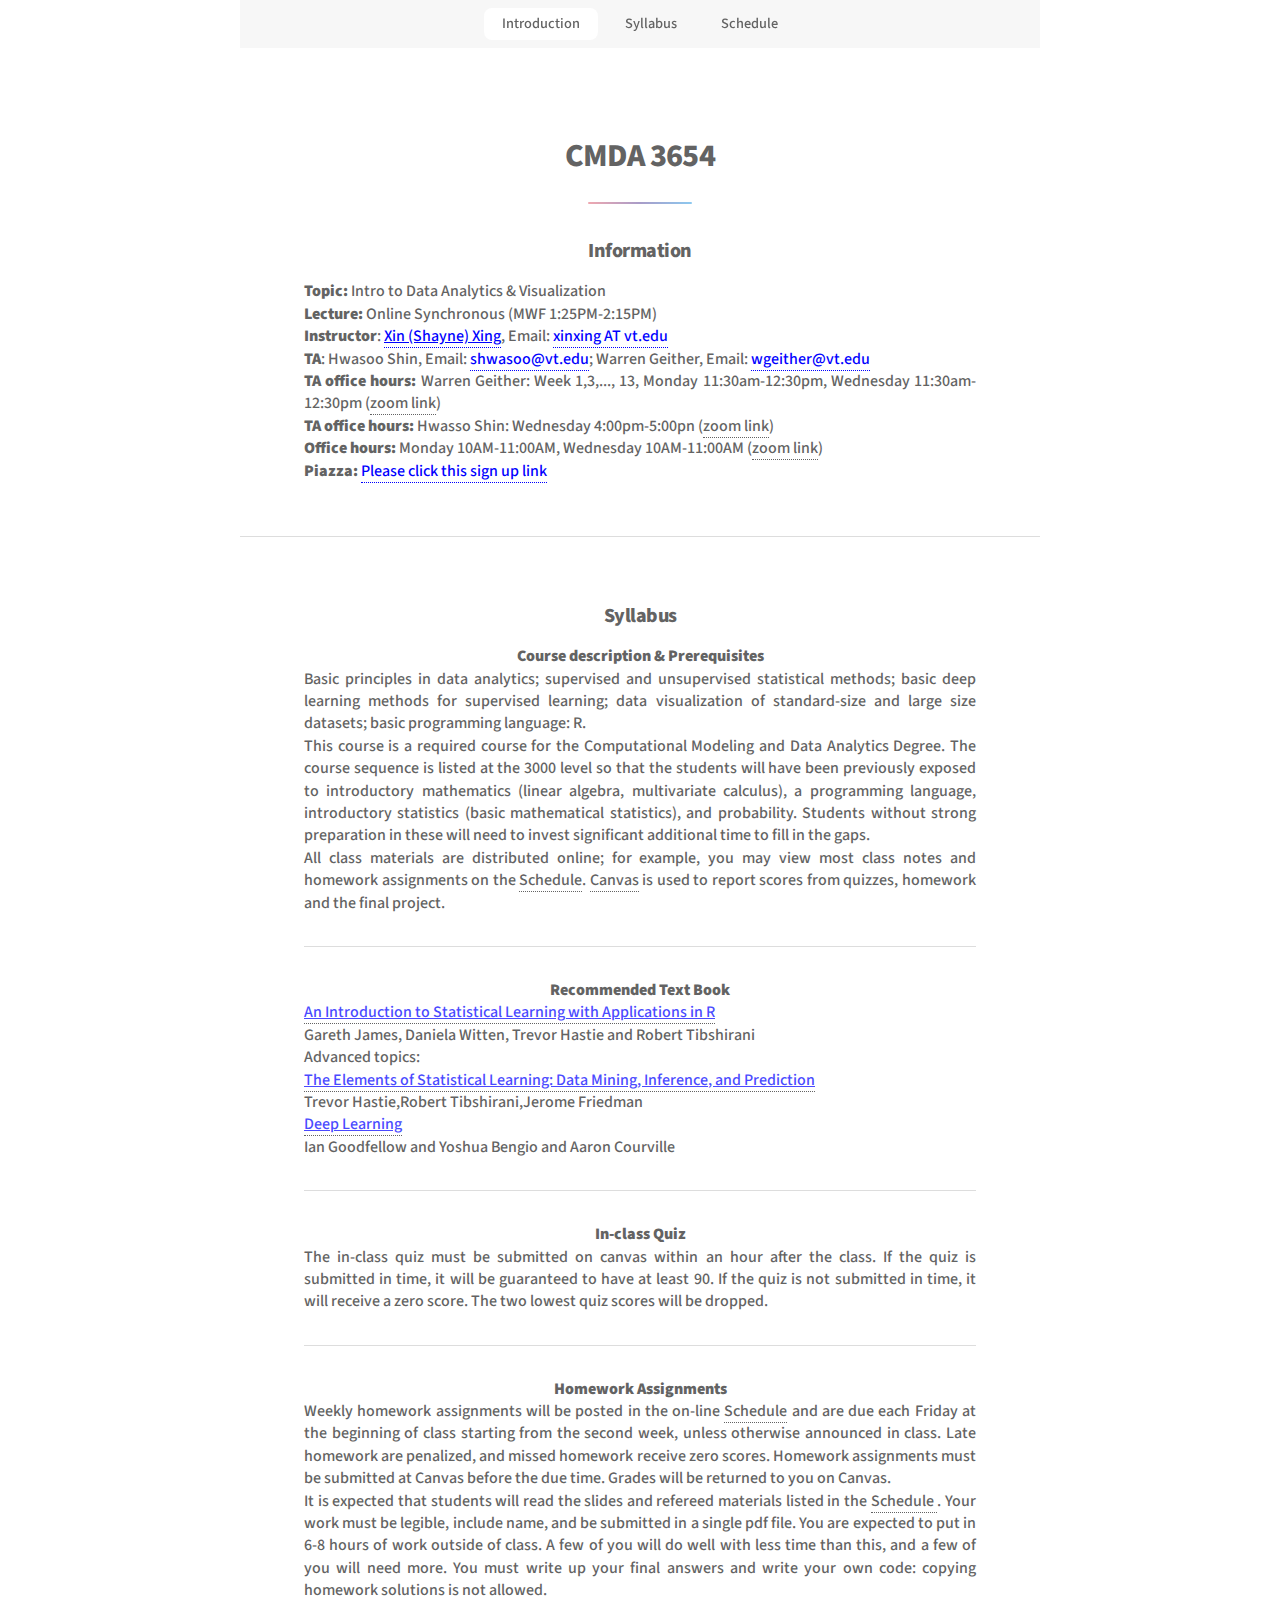
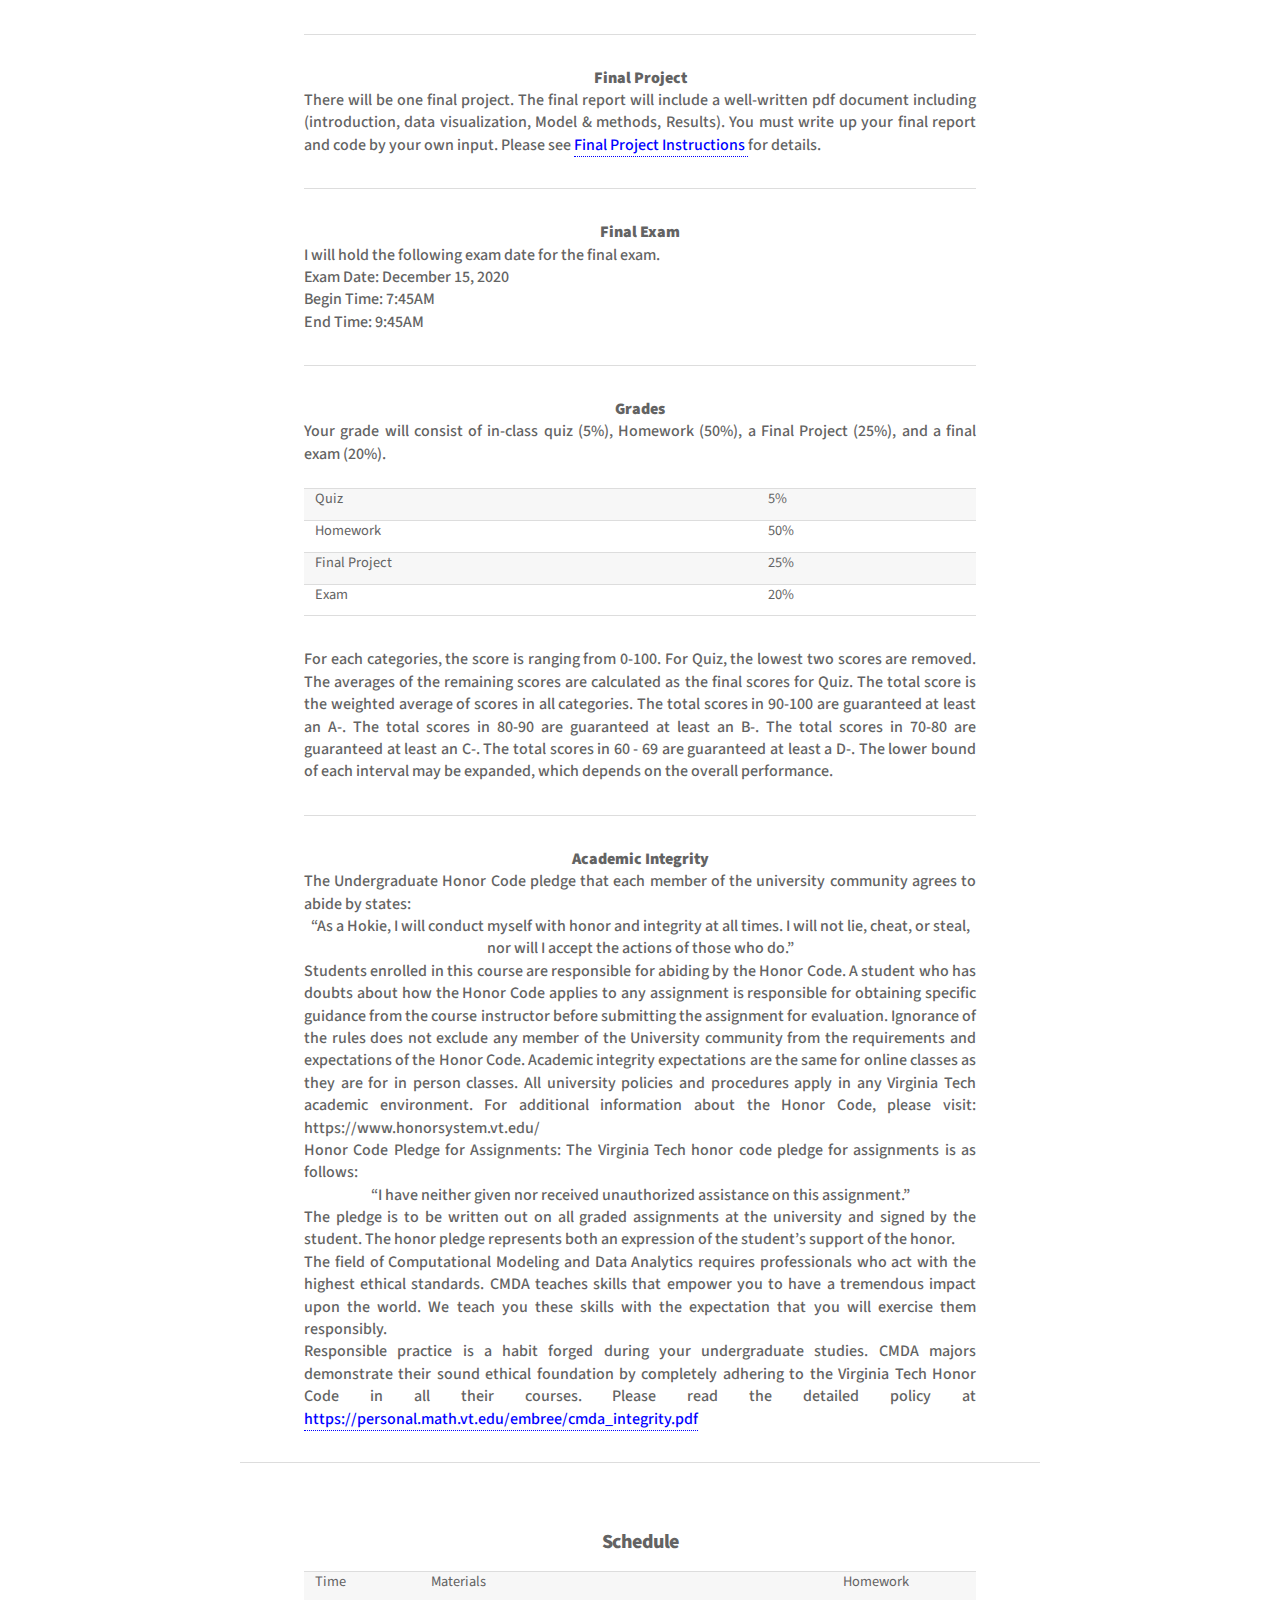
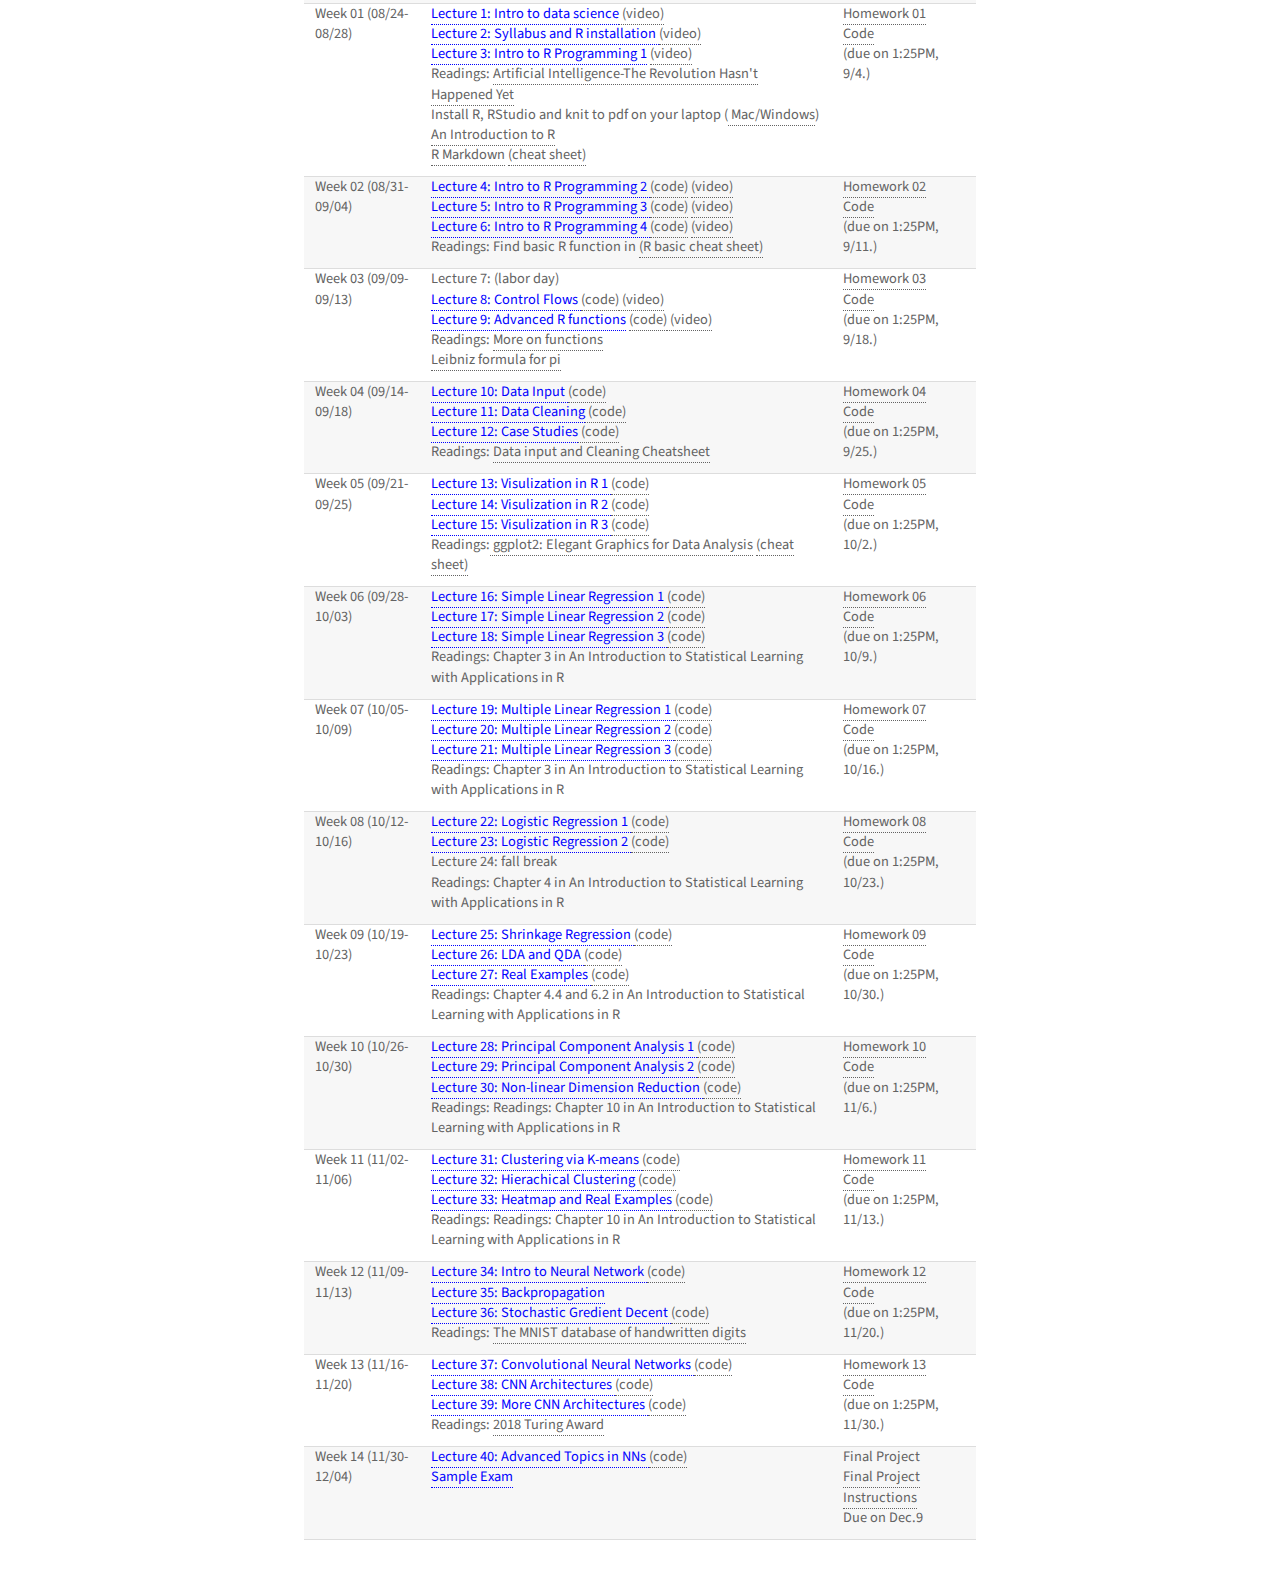
<file: courses/cmda3654.html>
<!DOCTYPE HTML>
<!--
	html5up.net | @ajlkn
	Free for personal and commercial use under the CCA 3.0 license (html5up.net/license)
-->
<html>
	<head>
	<meta charset="utf-8">
	<title>CMDA 3654</title>
	<meta name="keywords" content="Xin Xing, CMDA 3654, Statistics, VT">
	<meta name="description" content="Course Webpage">
	<meta name="author" content="Xin Xing">

		<meta name="viewport" content="width=device-width, initial-scale=1, user-scalable=no" />
		<link rel="stylesheet" href="../assets/css/main.css" />
		<noscript><link rel="stylesheet" href="../assets/css/noscript.css" /></noscript>
	</head>

	<body class="is-preload">

		<!-- Wrapper -->
			<div id="wrapper">
				<!-- Nav -->
					<nav id="nav">
						<ul>
							<li><a href="#intro" class="active">Introduction</a></li>
							<li><a href="#first">Syllabus</a></li>
							<li><a href="#second">Schedule</a></li>
<!-- 							<li><a href="#cta">Get Started</a></li> -->
						</ul>
					</nav>

				<!-- Main -->
					<div id="main">


						<!-- Introduction -->

							<section id="intro" class="main special">
								<header class="major">
									<h2>CMDA 3654</h2>
								</header>
                <header class="major">
                  <h3>Information</h3>
                </header>
<p align="justify"><strong>Topic:</strong>  Intro to Data Analytics & Visualization<br></p>
<p align="justify"><strong>Lecture:</strong> Online Synchronous (MWF 1:25PM-2:15PM)<br></p>
<p align="justify"><strong>Instructor</strong>: <a href="http://xin-xing.github.io/" style="color:blue"><u>Xin (Shayne) Xing</u></a>, Email: <a href="mailto:xinxing@vt.edu" style="color:blue">xinxing AT vt.edu</a><br></p> 
<p align="justify"><strong>TA</strong>: Hwasoo Shin, Email: <a href="mailto:shwasoo@vt.edu" style="color:blue">shwasoo@vt.edu</a>; Warren Geither, Email: <a href="mailto:wgeither@vt.edu" style="color:blue">wgeither@vt.edu</a><br></p>
<p align="justify"><strong>TA office hours:</strong> Warren Geither: Week 1,3,..., 13, Monday 11:30am-12:30pm, Wednesday 11:30am-12:30pm (<a href='https://canvas.vt.edu/courses/115449/discussion_topics/847627'>zoom link</a>)<br>
<p align="justify"><strong>TA office hours:</strong> Hwasso Shin: Wednesday 4:00pm-5:00pn (<a href='https://canvas.vt.edu/courses/115449/discussion_topics/847627'>zoom link</a>)<br>
<p align="justify"><strong>Office hours:</strong> Monday 10AM-11:00AM, Wednesday 10AM-11:00AM (<a href='https://canvas.vt.edu/courses/115449/discussion_topics/847627'>zoom link</a>)<br></p>

<p align="justify"><strong>Piazza:</strong> <a href="https://piazza.com/vt/fall2020/cmda_3654_82770_202009" style="color:blue">Please click this sign up link </a> <br></p>

<br>

							</section>

						<!-- First Section -->

							<section id="first" class="main special">
								<header class="major">
									<h3>Syllabus</h3>
								</header>

<p><strong>Course description & Prerequisites</strong></p>

<p align="justify"><small>Basic principles in data analytics; supervised and unsupervised statistical methods; basic deep learning methods for supervised learning; data visualization of standard-size and large size datasets; basic programming language: R.
</small>
</p>

<p align="justify"><small> This course is a required course for the Computational Modeling and Data Analytics Degree. The course sequence is listed at the 3000 level so that
the students will have been previously exposed to introductory mathematics (linear algebra, multivariate calculus), a programming language, introductory statistics (basic mathematical statistics), and probability. Students without
strong preparation in these will need to invest significant additional time to fill in the gaps. </small></p>

<p align="justify"><small>All class materials are distributed
online; for example, you may view most class notes and homework
assignments on the <a href="#second">
Schedule</a>. <a href="https://canvas.vt.edu/"> Canvas</a> is
used to report scores from quizzes, homework and the final project. </small></p>

<hr size="1">
<p><strong>Recommended Text Book</strong>
<p class="content"><small><a href="http://faculty.marshall.usc.edu/gareth-james/ISL/"> <font color = "#4A4AFF"><u>An Introduction to Statistical Learning with Applications in R
</u></font></a><br>
Gareth James, Daniela Witten, Trevor Hastie and Robert Tibshirani
</small></p>
<p class="content"><small>Advanced topics:</small></p>
<p class="content"><small><a href="https://web.stanford.edu/~hastie/ElemStatLearn/"><font color = "#4A4AFF"><u>The Elements of
Statistical Learning: Data Mining, Inference, and Prediction
</u></font></a><br> 
Trevor Hastie,Robert Tibshirani,Jerome Friedman
</small></p>
<p class="content"><small><a href="https://www.deeplearningbook.org/"><font color = "#4A4AFF"><u>Deep Learning
</u></font></a><br> 
Ian Goodfellow and Yoshua Bengio and Aaron Courville
</small></p>



<hr size="1">
<p><strong>In-class Quiz</strong>
  <p align="justify"><small>The in-class quiz must be submitted  on canvas within an hour after the class. If the quiz is submitted in time, it will be guaranteed to have at least 90. If the quiz is not submitted in time, it will receive a zero score. The two lowest quiz scores will be dropped. </small></p>


<hr size="1">
<p><strong> Homework Assignments</strong></p>

<p align="justify"><small>Weekly homework assignments will be posted in the on-line <a href="#second">Schedule</a>
and are due each Friday at the beginning of class starting from the second week, unless otherwise announced in class. Late homework are penalized, and missed homework receive zero scores. Homework assignments must be submitted at Canvas before the due time. Grades will be returned to you on Canvas.
</small></p>


<p align="justify"><small>It is expected that students will read the slides and refereed materials listed in the <a href="#second">Schedule </a>. Your work must be legible, include
name, and be submitted in a single pdf file. You are expected to put in 6-8
hours of work outside of class. A few of you will do well with less
time than this, and a few of you will need more. You
must write up your final answers and write your own code: copying homework solutions is not allowed. </small></p>



<hr size="1">
<p><strong>Final Project</strong></p>

<p align="justify"><small>There will be one final project. The final report will include a well-written pdf document including (introduction, data visualization, Model & methods, Results). You must write up your final report and code by your own input. Please see <a href="https://canvas.vt.edu/files/16060022/", style="color:blue">Final Project Instructions </a> for details.
</small></p>


<hr size="1">
<p><strong>Final Exam</strong></p>

<p align="justify"><small>I will hold the following exam date for the final exam. <br>
Exam Date:  December 15, 2020 <br>
Begin Time: 7:45AM <br>
End Time: 9:45AM <br>
</small></p>


<hr size="1">
<p><strong>Grades</strong></p>

<p align="justify"><small>Your grade will consist of
 in-class quiz (5%), Homework (50%), a Final Project (25%), and a final exam (20%).  </small></p>
 <br>
<table>
  <tr>
    <th>Quiz</th>
    <th>5%</th>
  </tr>
    <tr>
    <th>Homework</th>
    <th>50%</th>
  </tr>
  <tr>
    <th>Final Project</th>
    <th>25%</th>
  </tr>
  <tr>
    <th>Exam </th>
    <th>20%</th>
  <tr>
</table>

<p align="justify"><small>
For each categories, the score is ranging from 0-100. For Quiz, the lowest two scores are removed. The averages of the remaining scores are calculated as the final scores for Quiz. The total score is the weighted average of scores in all  categories. The total scores in 90-100 are guaranteed at least an A-. The total scores in 80-90 are guaranteed at least an B-. The total scores in 70-80 are guaranteed at least an C-. The total scores in 60 - 69 are guaranteed at least a D-. The lower bound of each interval may be expanded, which depends on the overall performance.
</small></p>

<hr size="1">
<p><strong>Academic Integrity</strong></p>

<p align="justify">The Undergraduate Honor Code pledge that each member of the university community agrees to abide by states: </p>
<p>
“As a Hokie, I will conduct myself with honor and integrity at all times.  I will not lie, cheat, or steal, nor will I accept the actions of those who do.”
</p>
<p align="justify">Students enrolled in this course are responsible for abiding by the Honor Code. A student who has doubts about how the Honor Code applies to any assignment is responsible for obtaining specific guidance from the course instructor before submitting the assignment for evaluation. Ignorance of the rules does not exclude any member of the University community from the requirements and expectations of the Honor Code.  Academic integrity expectations are the same for online classes as they are for in person classes.  All university policies and procedures apply in any Virginia Tech academic environment.
For additional information about the Honor Code, please visit: https://www.honorsystem.vt.edu/ </p>
<p align="justify">
Honor Code Pledge for Assignments: The Virginia Tech honor code pledge for assignments is as follows:  </p>
<p>
“I have neither given nor received unauthorized assistance on this assignment.”
</p>
<p align="justify">The pledge is to be written out on all graded assignments at the university and signed by the student.  The honor pledge represents both an expression of the student’s support of the honor.</p>

<p align="justify">The field of Computational Modeling and Data Analytics requires professionals who act with the highest
ethical standards. CMDA teaches skills that empower you to have a tremendous impact upon the world.
We teach you these skills with the expectation that you will exercise them responsibly. </p>

<p align="justify"> Responsible practice is a habit forged during your undergraduate studies. CMDA majors demonstrate their
sound ethical foundation by completely adhering to the Virginia Tech Honor Code in all their courses. Please read the detailed policy at <a href="https://personal.math.vt.edu/embree/cmda_integrity.pdf" style="color:blue">https://personal.math.vt.edu/embree/cmda_integrity.pdf</a></p>




</section>

						<!-- Second Section -->
							<section id="second" class="main special">
								<header class="major">
									<h3>Schedule</h3>
								</header>
								
<table align="right">
  <tr>
    <th>Time</th>
    <th>Materials</th>
    <th>Homework</th>
  </tr>
  <tr>
    <th>Week 01 (08/24-08/28)</th>
    <th><a href="https://canvas.vt.edu/files/14411548/" style="color:blue">Lecture 1: Intro to data science</a><a href="https://video.vt.edu/media/1_qzcxphk1"> (video)</a> <br> 
        <a href="https://canvas.vt.edu/files/14440707/" style="color:blue"> Lecture 2: Syllabus and R installation </a> <a href="https://vcms.tlos.vt.edu/media/CMDA3654_lec2_video/1_vrtp9fgh/175858412"> (video)</a><br>
        <a href="https://canvas.vt.edu/files/14477324/" style="color:blue">Lecture 3: Intro to R Programming 1</a> <a href="https://vcms.tlos.vt.edu/media/CMDA3654_lec3_video/1_exutdst9/175858412"> (video)</a><br>
        Readings: <a href="https://hdsr.mitpress.mit.edu/pub/wot7mkc1/release/8"> Artificial Intelligence-The Revolution Hasn't Happened Yet </a><br>
        Install R, RStudio and knit to pdf on your laptop (<a href="https://canvas.vt.edu/files/14512822/"> Mac/Windows</a>)<br>
        <a href="https://cran.r-project.org/doc/manuals/r-release/R-intro.pdf"> An Introduction to R</a><br>
        <a href="https://bookdown.org/yihui/rmarkdown/">R Markdown</a> <a href="https://rstudio.com/wp-content/uploads/2015/02/rmarkdown-cheatsheet.pdf"> (cheat sheet)</a></th>
    <th><a href="https://canvas.vt.edu/files/14476446/">Homework 01 </a><br>
      <a href="https://canvas.vt.edu/files/14476447/">Code </a><br>
    (due on 1:25PM, 9/4.)</th>
  </tr>
  <tr>
    <th>Week 02 (08/31-09/04)</th>
    <th><a href="https://canvas.vt.edu/files/14509980/" style="color:blue">Lecture 4: Intro to R Programming 2 </a> <a href="https://canvas.vt.edu/files/14510315/"> (code)</a> <a href="https://canvas.vt.edu/courses/115449/external_tools/4371"> (video)</a> <br>
      <a href="https://canvas.vt.edu/files/14552700/" style="color:blue">Lecture 5: Intro to R Programming 3 </a> <a href="https://canvas.vt.edu/files/14552702/"> (code)</a> <a href="https://canvas.vt.edu/courses/115449/external_tools/4371"> (video)</a>  <br>
      <a href="https://canvas.vt.edu/files/14591755/" style="color:blue">Lecture 6: Intro to R Programming 4 </a> <a href="https://canvas.vt.edu/files/14591756/"> (code)</a> <a href="https://canvas.vt.edu/courses/115449/external_tools/4371"> (video)</a>  <br>
        Readings: Find basic R function in <a href="https://rstudio.com/wp-content/uploads/2016/10/r-cheat-sheet-3.pdf">(R basic cheat sheet)</a>
    </th>
    <th><a href="https://canvas.vt.edu/files/14591759/">Homework 02 </a><br>
      <a href="https://canvas.vt.edu/files/14591760/">Code </a><br>
    (due on 1:25PM, 9/11.)</th>
  </tr>
    <tr>
    <th>Week 03 (09/09-09/13)</th>
    <th>Lecture 7: (labor day) <br>
        <a href="https://canvas.vt.edu/files/14669881/" style="color:blue">Lecture 8: Control Flows </a> <a href="https://canvas.vt.edu/files/14673897/"> (code)</a><a href="https://canvas.vt.edu/courses/115449/external_tools/4371"> (video)</a> <br>
        <a href="https://canvas.vt.edu/files/14719214/" style="color:blue">Lecture 9: Advanced R functions</a> <a href="https://canvas.vt.edu/files/14719213/"> (code)</a><a href="https://canvas.vt.edu/courses/115449/external_tools/4371"> (video)</a> <br>
        Readings: <a href="https://adv-r.hadley.nz/functions.html">More on functions</a><br>
        <a href="https://en.wikipedia.org/wiki/Leibniz_formula_for_%CF%80">Leibniz formula for pi</a>
    </th>
    <th><a href="https://canvas.vt.edu/files/14723498/">Homework 03</a><br>
      <a href="https://canvas.vt.edu/files/14724630/">Code</a><br>
      (due on 1:25PM, 9/18.)
    </th>
  </tr>
    <tr>
    <th>Week 04 (09/14-09/18)</th>
    <th><a href="https://canvas.vt.edu/files/14860658/" style="color:blue">Lecture 10: Data Input </a><a href="https://canvas.vt.edu/files/14768661/"> (code)</a><br>
      <a href="https://canvas.vt.edu/files/14815115/" style="color:blue">Lecture 11: Data Cleaning</a><a href="https://canvas.vt.edu/files/14815114/"> (code)</a><br>
      <a href="https://canvas.vt.edu/files/14860909/" style="color:blue">Lecture 12: Case Studies</a><a href="https://canvas.vt.edu/files/14860538/"> (code)</a><br>
        Readings: <a href="https://github.com/rstudio/cheatsheets/raw/master/data-import.pdf">Data input and Cleaning Cheatsheet</a>
    </th>
    <th><a href="https://canvas.vt.edu/files/14860630/">Homework 04</a><br>
      <a href="https://canvas.vt.edu/files/14860631/">Code</a><br>
      (due on 1:25PM, 9/25.)
    </th>
  </tr>
    <tr>
    <th>Week 05 (09/21-09/25)</th>
    <th><a href="https://canvas.vt.edu/files/14912914/" style="color:blue">Lecture 13: Visulization in R 1 </a><a href="https://canvas.vt.edu/files/14912915/"> (code)</a><br>
      <a href="https://canvas.vt.edu/files/15015684/" style="color:blue">Lecture 14: Visulization in R 2 </a><a href="https://canvas.vt.edu/files/14966707/"> (code)</a><br>
      <a href="https://canvas.vt.edu/files/15015681/" style="color:blue">Lecture 15: Visulization in R 3 </a><a href="https://canvas.vt.edu/files/15015715/"> (code)</a><br>
       Readings:<a href="https://ggplot2-book.org/"> ggplot2: Elegant Graphics for Data Analysis</a> <a href="https://github.com/rstudio/cheatsheets/raw/master/data-visualization-2.1.pdf">(cheat sheet)</a><br>
       
    </th>
    <th><a href="https://canvas.vt.edu/files/15015870/">Homework 05</a><br>
      <a href="https://canvas.vt.edu/files/15015871/">Code</a><br>
      (due on 1:25PM, 10/2.)</th>
  </tr>
    <tr>
    <th>Week 06 (09/28-10/03)</th>
    <th><a href="https://canvas.vt.edu/files/15069139/" style="color:blue">Lecture 16: Simple Linear Regression 1 </a><a href="https://canvas.vt.edu/files/15067179/"> (code)</a><br>
      <a href="https://canvas.vt.edu/files/15138479/" style="color:blue">Lecture 17: Simple Linear Regression 2 </a><a href="https://canvas.vt.edu/files/15117784/"> (code)</a><br>
      <a href="https://canvas.vt.edu/files/15165823/" style="color:blue">Lecture 18: Simple Linear Regression 3 </a><a href="https://canvas.vt.edu/files/15165824/"> (code)</a><br>
      Readings: Chapter 3 in An Introduction to Statistical Learning with Applications in R 
    </th>
    <th><a href="https://canvas.vt.edu/files/15165834/">Homework 06</a><br>
      <a href="https://canvas.vt.edu/files/15165880/">Code</a><br>
      (due on 1:25PM, 10/9.)</th>
  </tr>
      <tr>
    <th>Week 07 (10/05-10/09)</th>
    <th><a href="https://canvas.vt.edu/files/15216884/" style="color:blue">Lecture 19: Multiple Linear Regression 1 </a><a href="https://canvas.vt.edu/files/15216885/"> (code)</a><br>
      <a href="https://canvas.vt.edu/files/15439794/" style="color:blue">Lecture 20: Multiple Linear Regression 2 </a><a href="https://canvas.vt.edu/files/15270038/"> (code)</a><br>
    <a href="https://canvas.vt.edu/files/15315230/" style="color:blue">Lecture 21: Multiple Linear Regression 3 </a><a href="https://canvas.vt.edu/files/15313656/"> (code)</a><br>
        Readings: Chapter 3 in An Introduction to Statistical Learning with Applications in R 
    </th>
    <th><a href="https://canvas.vt.edu/files/15313663/">Homework 07</a><br>
      <a href="hhttps://canvas.vt.edu/files/15313666/">Code</a><br>
      (due on 1:25PM, 10/16.)</th>
  </tr>
      <tr>
    <th>Week 08 (10/12-10/16)</th>
    <th><a href="https://canvas.vt.edu/files/15368815/" style="color:blue">Lecture 22:  Logistic Regression 1 </a><a href="https://canvas.vt.edu/files/15364910/"> (code)</a><br>
      <a href="https://canvas.vt.edu/files/15417087/" style="color:blue">Lecture 23:  Logistic Regression 2 </a><a href="https://canvas.vt.edu/files/15417088/"> (code)</a><br>
      Lecture 24: fall break<br>
        Readings: Chapter 4 in An Introduction to Statistical Learning with Applications in R 
    </th>
    <th><a href="https://canvas.vt.edu/files/15457299/">Homework 08</a><br>
      <a href="https://canvas.vt.edu/files/15457300/">Code</a><br>
      (due on 1:25PM, 10/23.)</th>
  </tr>
      <tr>
    <th>Week 09 (10/19-10/23)</th>
    <th><a href="https://canvas.vt.edu/files/15498957/" style="color:blue">Lecture 25:  Shrinkage Regression </a><a href="https://canvas.vt.edu/files/15498958/"> (code)</a><br>
      <a href="https://canvas.vt.edu/files/15548829/" style="color:blue">Lecture 26:  LDA and QDA </a><a href="https://canvas.vt.edu/files/15548830/"> (code)</a><br>
      <a href="https://canvas.vt.edu/files/15593982/" style="color:blue">Lecture 27:  Real Examples </a><a href="https://canvas.vt.edu/files/15593981/"> (code)</a><br>
        Readings: Chapter 4.4 and 6.2 in An Introduction to Statistical Learning with Applications in R 
    </th>
    <th><a href="https://canvas.vt.edu/files/15593991/">Homework 09</a><br>
      <a href="https://canvas.vt.edu/files/15593989/">Code</a><br>
      (due on 1:25PM, 10/30.)</th>
  </tr>
    <tr>
    <th>Week 10 (10/26-10/30)</th>
    <th><a href="https://canvas.vt.edu/files/15641890/" style="color:blue">Lecture 28: Principal Component Analysis 1 </a><a href="https://canvas.vt.edu/files/15641888/"> (code)</a><br>
      <a href="https://canvas.vt.edu/files/15687741/" style="color:blue">Lecture 29: Principal Component Analysis 2 </a><a href="https://canvas.vt.edu/files/15687743/"> (code)</a><br>
      <a href="https://canvas.vt.edu/files/15730003/" style="color:blue">Lecture 30: Non-linear Dimension Reduction </a><a href="https://canvas.vt.edu/files/15730001/"> (code)</a><br>
        Readings: Readings: Chapter 10 in An Introduction to Statistical Learning with Applications in R 
    </th>
     <th><a href="https://canvas.vt.edu/files/15734857/">Homework 10</a><br>
      <a href="https://canvas.vt.edu/files/15734856/">Code</a><br>
      (due on 1:25PM, 11/6.)</th>
  </tr>
    <tr>
    <th>Week 11 (11/02-11/06)</th>
    <th><a href="https://canvas.vt.edu/files/15791074/" style="color:blue">Lecture 31: Clustering via K-means </a><a href="https://canvas.vt.edu/files/15777822/"> (code)</a><br>
      <a href="https://canvas.vt.edu/files/15791047/" style="color:blue">Lecture 32: Hierachical Clustering </a><a href="https://canvas.vt.edu/files/15791046/"> (code)</a><br>
      <a href="https://canvas.vt.edu/files/15860175/" style="color:blue">Lecture 33: Heatmap and Real Examples </a><a href="https://canvas.vt.edu/files/15860174/"> (code)</a><br>
        Readings: Readings: Chapter 10 in An Introduction to Statistical Learning with Applications in R 
    </th>
    <th><a href="https://canvas.vt.edu/files/15860170/">Homework 11</a><br>
      <a href="https://canvas.vt.edu/files/15860173/">Code</a><br>
      (due on 1:25PM, 11/13.)</th>
  </tr>
    <tr>
    <th>Week 12 (11/09-11/13)</th>
    <th><a href="https://canvas.vt.edu/files/15905531/" style="color:blue">Lecture 34: Intro to Neural Network  </a><a href="https://canvas.vt.edu/files/15905532/"> (code)</a><br>
        <a href="https://canvas.vt.edu/files/15949646/" style="color:blue">Lecture 35: Backpropagation </a><br>
        <a href="https://canvas.vt.edu/files/16059963/" style="color:blue">Lecture 36: Stochastic Gredient Decent  </a><a href="https://canvas.vt.edu/files/16059961/"> (code)</a><br>
        Readings: <a href = "http://yann.lecun.com/exdb/mnist/"> The MNIST database of handwritten digits</a>
    </th>
    <th><a href="https://canvas.vt.edu/files/15997126/">Homework 12</a><br>
      <a href="https://canvas.vt.edu/files/15989324/">Code</a><br>
      (due on 1:25PM, 11/20.)</th>
    <tr>
    <th>Week 13 (11/16-11/20)</th>
    <th> <a href="https://canvas.vt.edu/files/16032972/" style="color:blue">Lecture 37: Convolutional Neural Networks </a><a href="https://canvas.vt.edu/files/16032973/"> (code)</a><br> 
      <a href="https://canvas.vt.edu/files/16080088/" style="color:blue">Lecture 38: CNN Architectures </a><a href="https://canvas.vt.edu/files/16080089/"> (code)</a><br>
      <a href="https://canvas.vt.edu/files/16126053/" style="color:blue">Lecture 39: More CNN Architectures </a><a href="https://canvas.vt.edu/files/16126054/"> (code)</a><br>
        Readings: <a href="https://www.nytimes.com/2019/03/27/technology/turing-award-ai.html">2018 Turing Award </a>
    </th>
    <th><a href="https://canvas.vt.edu/files/16169135/">Homework 13</a><br>
      <a href="https://canvas.vt.edu/files/16169136/">Code</a><br>
      (due on 1:25PM, 11/30.)</th>
  </tr>
    <tr>
    <th>Week 14 (11/30-12/04)</th>

    <th><a href="https://canvas.vt.edu/files/16192633/" style="color:blue">Lecture 40: Advanced Topics in NNs </a><a href="https://canvas.vt.edu/files/16192634/"> (code)</a><br> 
    <a href="https://canvas.vt.edu/files/16193898/" style="color:blue">Sample Exam</a>
    </th>
    <th>Final Project<br>
    <a href="https://canvas.vt.edu/files/16186563/">Final Project Instructions </a><br>
      <mark>Due on Dec.9</mark>
    </th>
  </tr>
</table>


</section>



<br><br><br><br><br><br><br><br><br>
<br><br><br><br>
<br><br><br><br>




					</div>				<!-- Main -->

			</div>

		<!-- Scripts -->
			<script src="../assets/js/jquery.min.js"></script>
			<script src="../assets/js/jquery.scrollex.min.js"></script>
			<script src="../assets/js/jquery.scrolly.min.js"></script>
			<script src="../assets/js/browser.min.js"></script>
			<script src="../assets/js/breakpoints.min.js"></script>
			<script src="../assets/js/util.js"></script>
			<script src="../assets/js/main.js"></script>

	</body>
</html>
</file>
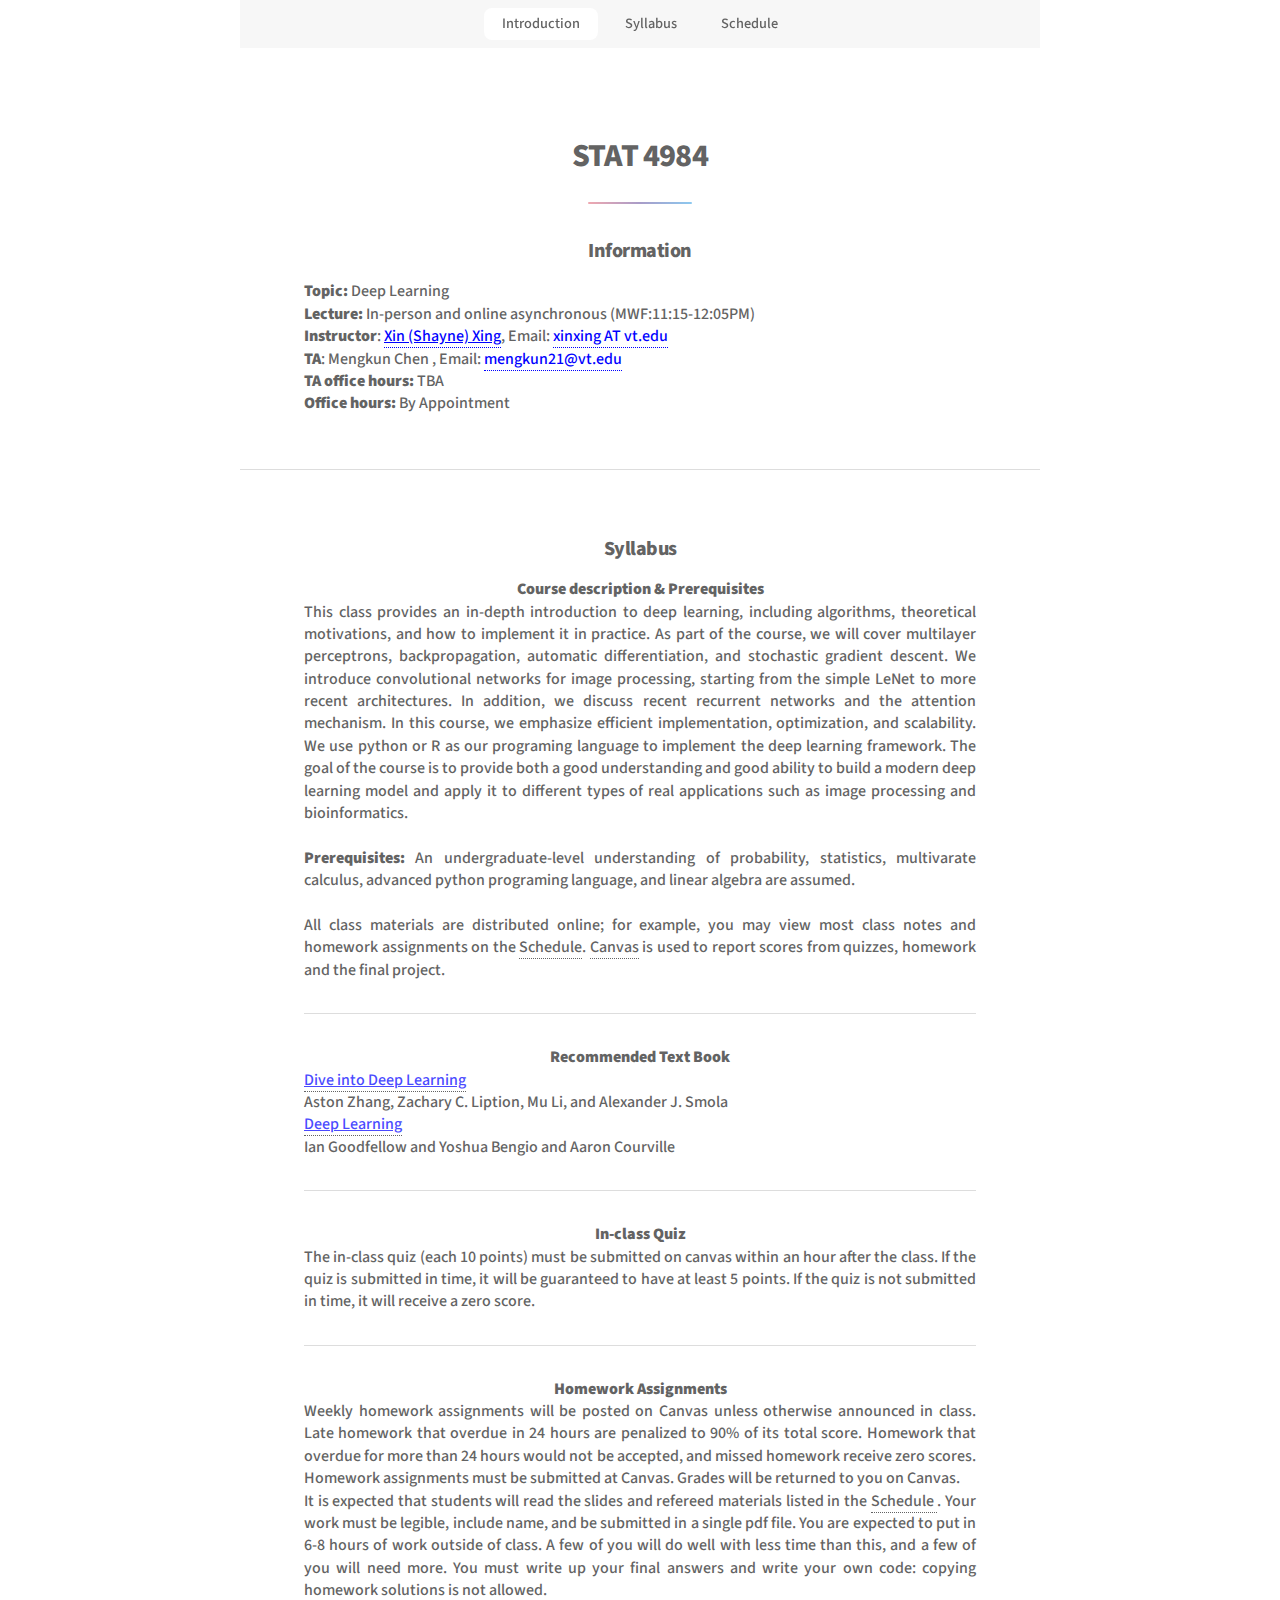
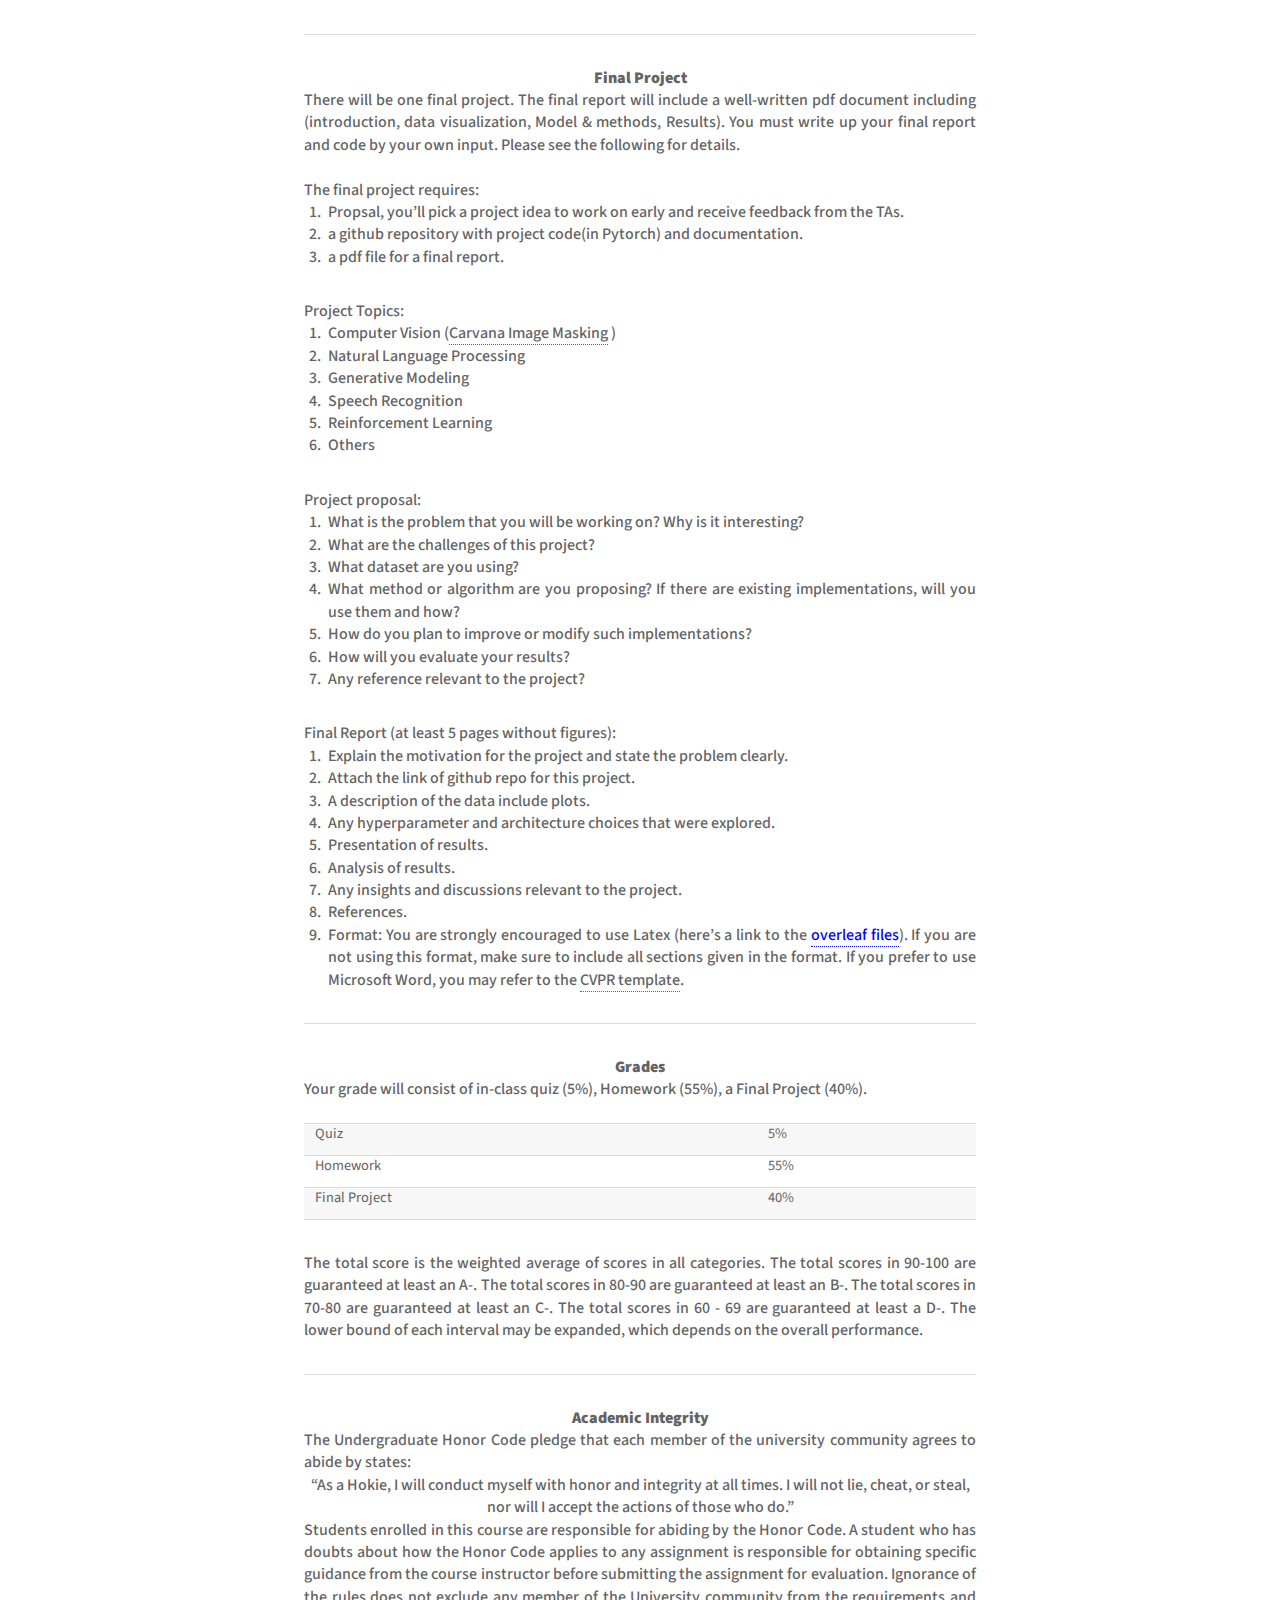
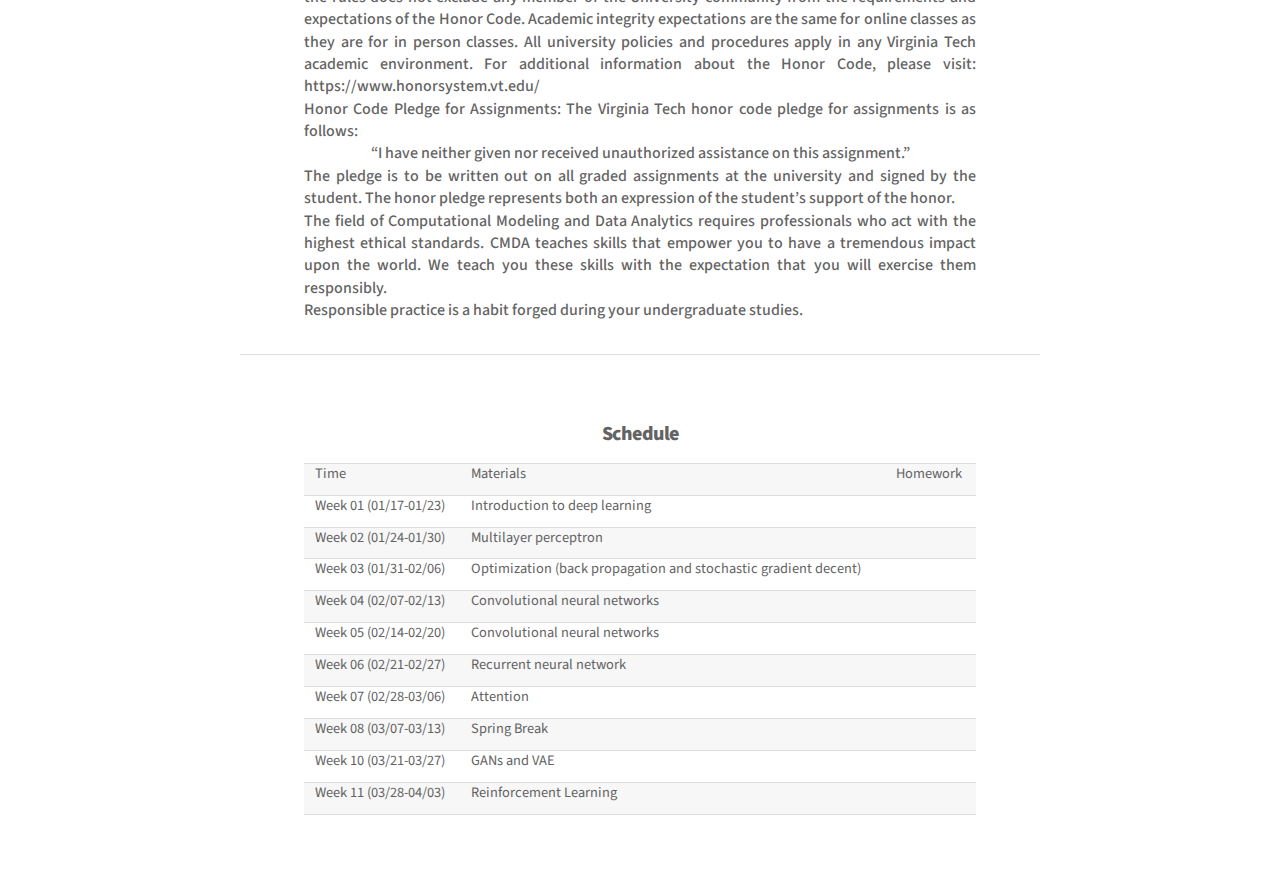
<file: courses/stat4984-spring-2022.html>
<!DOCTYPE HTML>
<!--
	html5up.net | @ajlkn
	Free for personal and commercial use under the CCA 3.0 license (html5up.net/license)
-->
<html>
	<head>
	<meta charset="utf-8">
	<title>STAT 4984</title>
	<meta name="keywords" content="Xin Xing, STAT 4984, Statistics, VT">
	<meta name="description" content="Course Webpage">
	<meta name="author" content="Xin Xing">

		<meta name="viewport" content="width=device-width, initial-scale=1, user-scalable=no" />
		<link rel="stylesheet" href="../assets/css/main.css" />
		<noscript><link rel="stylesheet" href="../assets/css/noscript.css" /></noscript>
	</head>

	<body class="is-preload">

		<!-- Wrapper -->
			<div id="wrapper">
				<!-- Nav -->
					<nav id="nav">
						<ul>
							<li><a href="#intro" class="active">Introduction</a></li>
							<li><a href="#first">Syllabus</a></li>
							<li><a href="#second">Schedule</a></li>
<!-- 							<li><a href="#cta">Get Started</a></li> -->
						</ul>
					</nav>

				<!-- Main -->
					<div id="main">


						<!-- Introduction -->

							<section id="intro" class="main special">
								<header class="major">
									<h2>STAT 4984</h2>
								</header>
                <header class="major">
                  <h3>Information</h3>
                </header>
<p align="justify"><strong>Topic:</strong>  Deep Learning<br></p>
<p align="justify"><strong>Lecture:</strong> In-person and online asynchronous (MWF:11:15-12:05PM)<br></p>
<p align="justify"><strong>Instructor</strong>: <a href="http://xin-xing.github.io/" style="color:blue"><u>Xin (Shayne) Xing</u></a>, Email: <a href="mailto:xinxing@vt.edu" style="color:blue">xinxing AT vt.edu</a><br></p> 
<p align="justify"><strong>TA</strong>: Mengkun Chen , Email: <a href="mengkun21@vt.edu" style="color:blue">mengkun21@vt.edu</a><br></p>
<p align="justify"><strong>TA office hours:</strong> TBA <br></p>

<p align="justify"><strong>Office hours:</strong> By Appointment <br></p>


<br>

							</section>

						<!-- First Section -->

							<section id="first" class="main special">
								<header class="major">
									<h3>Syllabus</h3>
								</header>

<p><strong>Course description & Prerequisites</strong></p>

<p align="justify"><small>This class provides an in-depth introduction to deep learning, including algorithms, theoretical
motivations, and how to implement it in practice. As part of the course, we will cover multilayer perceptrons,
backpropagation, automatic differentiation, and stochastic gradient descent. We introduce convolutional
networks for image processing, starting from the simple LeNet to more recent architectures. In addition,
we discuss recent recurrent networks and the attention mechanism. In this course, we emphasize efficient
implementation, optimization, and scalability. We use python or R as our programing language to implement
the deep learning framework. The goal of the course is to provide both a good understanding and good
ability to build a modern deep learning model and apply it to different types of real applications such as
image processing and bioinformatics.
</small>
</p>

<br>
<p align="justify"><small> <strong>Prerequisites:</strong> An undergraduate-level understanding of probability, statistics, multivarate calculus, advanced python programing language, and linear algebra are assumed. </small></p>

<br>
<p align="justify"><small>All class materials are distributed
online; for example, you may view most class notes and homework
assignments on the <a href="#second">
Schedule</a>. <a href="https://canvas.vt.edu/"> Canvas</a> is
used to report scores from quizzes, homework and the final project. </small></p>

<hr size="1">
<p><strong>Recommended Text Book</strong>
<p class="content"><small><a href="https://d2l.ai/"><font color = "#4A4AFF"><u>Dive into Deep Learning
</u></font></a><br> 
Aston Zhang, Zachary C. Liption, Mu Li, and Alexander J. Smola
</small></p>
<p class="content"><small><a href="https://www.deeplearningbook.org/"><font color = "#4A4AFF"><u>Deep Learning
</u></font></a><br> 
Ian Goodfellow and Yoshua Bengio and Aaron Courville
</small></p>



<hr size="1">
<p><strong>In-class Quiz</strong>
  <p align="justify"><small>The in-class quiz (each 10 points) must be submitted on canvas within an hour after the class. If the quiz is submitted in time, it will be guaranteed to have at least 5 points. If the quiz is not submitted in time, it will receive a zero score. </small></p>


<hr size="1">
<p><strong> Homework Assignments</strong></p>

<p align="justify"><small>Weekly homework assignments will be posted on Canvas unless otherwise announced in class. Late homework that overdue in 24 hours are penalized to 90% of its total score. Homework that overdue for more than 24 hours would not be accepted, and missed homework receive zero scores. Homework assignments must be submitted at Canvas. Grades will be returned to you on Canvas.
</small></p>


<p align="justify"><small>It is expected that students will read the slides and refereed materials listed in the <a href="#second">Schedule </a>. Your work must be legible, include name, and be submitted in a single pdf file. You are expected to put in 6-8 hours of work outside of class. A few of you will do well with less
time than this, and a few of you will need more. You must write up your final answers and write your own code: copying homework solutions is not allowed. </small></p>



<hr size="1">
<p><strong>Final Project</strong></p>

<p align="justify"><small>There will be one final project. The final report will include a well-written pdf document including (introduction, data visualization, Model & methods, Results). You must write up your final report and code by your own input. Please see the following for details.
</small></p>
<br>
<p align="justify"><small>The final project requires:</small></p>
<ol align="justify">
<li>Propsal, you’ll pick a project idea to work on early and receive feedback from the TAs.</li>
<li>a github repository with project code(in Pytorch) and documentation.</li>
<li>a pdf file for a final report.</li>
</ol>

<p align="justify"><small>Project Topics: </small></p>
<ol align="justify">
<li>Computer Vision (<a href="https://www.kaggle.com/c/carvana-image-masking-challenge/overview">Carvana Image Masking</a> )</li>
<li>Natural Language Processing</li>
<li>Generative Modeling</li>
<li>Speech Recognition</li>
<li>Reinforcement Learning</li>
<li>Others</li>
</ol>


<p align="justify"><small>Project proposal:</small></p>
<ol align="justify">
<li>What is the problem that you will be working on? Why is it interesting?</li>
<li>What are the challenges of this project?</li>
<li>What dataset are you using? 
<li>What method or algorithm are you proposing? If there are existing implementations, will you use them and how? </li>
<li>How do you plan to improve or modify such implementations?</li>
<li>How will you evaluate your results? </li>
<li>Any reference relevant to the project?</li>
</ol>

<p align="justify"><small>Final Report (at least 5 pages without figures):</small></p>
<ol align="justify">
<li>Explain the motivation for the project and state the problem clearly. </li>
<li>Attach the link of github repo for this project. </li>
<li>A description of the data include plots. </li>
<li>Any hyperparameter and architecture choices that were explored. </li>
<li>Presentation of results. </li>
<li>Analysis of results. </li>
<li>Any insights and discussions relevant to the project. </li>
<li>References. </li>
<li>Format: You are strongly encouraged to use Latex (here’s a link to the <a href="https://www.overleaf.com/read/rfxjmzyqnddn", style="color:blue">overleaf files</a>). If you are not using this format, make sure to include all sections given in the format. If you prefer to use Microsoft Word, you may refer to the <a href="http://cvpr2019.thecvf.com/files/cvpr2019AuthorKit.zip"> CVPR template</a>.
</ol>

<hr size="1">
<p><strong>Grades</strong></p>

<p align="justify"><small>Your grade will consist of
 in-class quiz (5%), Homework (55%), a Final Project (40%).  </small></p>
<br>
<table>
  <tr>
    <th>Quiz</th>
    <th>5%</th>
  </tr>
    <tr>
    <th>Homework</th>
    <th>55%</th>
  </tr>
  <tr>
    <th>Final Project</th>
    <th>40%</th>
  </tr>

</table>

<p align="justify"><small>
The total score is the weighted average of scores in all  categories. The total scores in 90-100 are guaranteed at least an A-. The total scores in 80-90 are guaranteed at least an B-. The total scores in 70-80 are guaranteed at least an C-. The total scores in 60 - 69 are guaranteed at least a D-. The lower bound of each interval may be expanded, which depends on the overall performance.
</small></p>

<hr size="1">
<p><strong>Academic Integrity</strong></p>

<p align="justify">The Undergraduate Honor Code pledge that each member of the university community agrees to abide by states: </p>
<p>
“As a Hokie, I will conduct myself with honor and integrity at all times.  I will not lie, cheat, or steal, nor will I accept the actions of those who do.”
</p>
<p align="justify">Students enrolled in this course are responsible for abiding by the Honor Code. A student who has doubts about how the Honor Code applies to any assignment is responsible for obtaining specific guidance from the course instructor before submitting the assignment for evaluation. Ignorance of the rules does not exclude any member of the University community from the requirements and expectations of the Honor Code.  Academic integrity expectations are the same for online classes as they are for in person classes.  All university policies and procedures apply in any Virginia Tech academic environment.
For additional information about the Honor Code, please visit: https://www.honorsystem.vt.edu/ </p>
<p align="justify">
Honor Code Pledge for Assignments: The Virginia Tech honor code pledge for assignments is as follows:  </p>
<p>
“I have neither given nor received unauthorized assistance on this assignment.”
</p>
<p align="justify">The pledge is to be written out on all graded assignments at the university and signed by the student.  The honor pledge represents both an expression of the student’s support of the honor.</p>

<p align="justify">The field of Computational Modeling and Data Analytics requires professionals who act with the highest
ethical standards. CMDA teaches skills that empower you to have a tremendous impact upon the world.
We teach you these skills with the expectation that you will exercise them responsibly. </p>

<p align="justify"> Responsible practice is a habit forged during your undergraduate studies. 




</section>

						<!-- Second Section -->
							<section id="second" class="main special">
								<header class="major">
									<h3>Schedule</h3>
								</header>
								
<table align="right">
  <tr>
    <th>Time</th>
    <th>Materials</th>
    <th>Homework</th>
  </tr>
  <tr>
    <th>Week 01 (01/17-01/23)</th>
    <th>Introduction to deep learning </th>
    <th></th>
<!--     <th><a href="https://canvas.vt.edu/files/16898026/" style="color:blue">Lecture 1: Intro to data science</a><br> 
    <a href="https://canvas.vt.edu/files/16898025/" style="color:blue"> Lecture 2: Syllabus and R installation </a> <br>
        Readings: <a href="https://hdsr.mitpress.mit.edu/pub/wot7mkc1/release/8"> Artificial Intelligence-The Revolution Hasn't Happened Yet </a><br>
        Install R, RStudio and knit to pdf on your laptop (<a href="https://canvas.vt.edu/files/14512822/"> Mac/Windows</a>)<br>
        <a href="https://cran.r-project.org/doc/manuals/r-release/R-intro.pdf"> An Introduction to R</a><br>
        <a href="https://bookdown.org/yihui/rmarkdown/">R Markdown</a> <a href="https://rstudio.com/wp-content/uploads/2015/02/rmarkdown-cheatsheet.pdf"> (cheat sheet)</a></th>
    <th>
      <a href="https://canvas.vt.edu/files/16898042/">Homework 01 </a><br>
      <a href="https://canvas.vt.edu/files/16898043/">Code </a><br>
    (due on 5:00PM, 01/28.)
  </th> -->
  </tr>
  <tr>
    <th>Week 02 (01/24-01/30)</th>
        <th>Multilayer perceptron</th>
    <th></th>
    <!-- <th><a href="https://canvas.vt.edu/files/16956159/" style="color:blue">Lecture 3: Intro to R Programming 1 </a> <a href="https://canvas.vt.edu/files/16956161/"> (code)</a> <a href="https://canvas.vt.edu/courses/125025/external_tools/4371"> (video)</a> <br>
      <a href="https://canvas.vt.edu/files/16995311/" style="color:blue">Lecture 4: Intro to R Programming 2 </a> <a href="https://canvas.vt.edu/files/16995361/"> (code)</a> <a href="https://canvas.vt.edu/courses/125025/external_tools/4371"> (video)</a>  <br>
      Readings: Find basic R function in <a href="https://rstudio.com/wp-content/uploads/2016/10/r-cheat-sheet-3.pdf">(R basic cheat sheet)</a>
    </th>
    <th><a href="https://canvas.vt.edu/courses/125025/assignments/1133331">Homework 02 </a><br>
    (due on 5:00PM, 02/04.)</th>
  </tr> -->
    <tr>
    <th>Week 03 (01/31-02/06)</th>
      <th>Optimization (back propagation and stochastic gradient decent)</th>
      <th></th>
     <!-- <th>
        <a href="https://canvas.vt.edu/files/17125907/" style="color:blue">Lecture 5: Intro to R Programming 3 </a> <a href="https://canvas.vt.edu/files/17125904/"> (code)</a><a href="https://canvas.vt.edu/courses/125025/external_tools/4371"> (video)</a>  <br>
        <a href="https://canvas.vt.edu/files/17125905/" style="color:blue">Lecture 6: Advanced R functions</a> <a href="https://canvas.vt.edu/files/17125906/"> (code)</a><a href=""> (video)</a> <br>
        Readings: <a href="https://adv-r.hadley.nz/functions.html">More on functions</a><br>
        <a href="https://en.wikipedia.org/wiki/Leibniz_formula_for_%CF%80">Leibniz formula for pi</a>
    </th>
    <th>
        <a href="https://canvas.vt.edu/courses/125025/assignments/1137546">Homework 03</a><br>
        (due on 5:00PM, 02/11.)
    </th> -->
  </tr>
    <tr> 
    <th>Week 04 (02/07-02/13)</th>
    <th>Convolutional neural networks</th>
    <th></th>
    <!-- <th><a href="https://canvas.vt.edu/files/17200613/" style="color:blue">Lecture 7: Basic R Plot 1 </a><a href="https://canvas.vt.edu/files/17200612/"> (code)</a><a href="https://canvas.vt.edu/courses/125025/external_tools/4371"> (video)</a> <br> 
      <a href="https://canvas.vt.edu/files/17247764/download?download_frd=1" style="color:blue">Lecture 8: Basic R Plot 2</a><a href="https://canvas.vt.edu/courses/125025/external_tools/4371"> (video)</a> <br>
      <a href="https://canvas.vt.edu/files/14860909/" style="color:blue">Lecture 12: Case Studies</a><a href="https://canvas.vt.edu/files/14860538/"> (code)</a><br>
        Readings: <a href="https://github.com/rstudio/cheatsheets/raw/master/data-import.pdf">Data input and Cleaning Cheatsheet</a>
    </th>
    <th>
      <a href="https://canvas.vt.edu/files/17257815/">Homework 04</a><br>
      <a href="https://canvas.vt.edu/files/17257816/">Code</a><br>
      (due on 6:00PM, 2/18.)
    </th> -->
  </tr>
    <tr> 
    <th>Week 05 (02/14-02/20)</th>
    <th>Convolutional neural networks</th>
    <th></th>
     <!-- <th><a href="https://canvas.vt.edu/files/17338766/" style="color:blue">Lecture 9: Advanced Visulization in R 1 </a><a href="https://canvas.vt.edu/files/17338765/"> (code)</a><a href="https://canvas.vt.edu/courses/125025/external_tools/4371"> (video)</a><br>
      <a href="https://canvas.vt.edu/files/15015684/" style="color:blue">Lecture 14: Visulization in R 2 </a><a href="https://canvas.vt.edu/files/14966707/"> (code)</a><br>
      <a href="https://canvas.vt.edu/files/15015681/" style="color:blue">Lecture 15: Visulization in R 3 </a><a href="https://canvas.vt.edu/files/15015715/"> (code)</a><br>
       Readings:<a href="https://ggplot2-book.org/"> ggplot2: Elegant Graphics for Data Analysis</a> <a href="https://github.com/rstudio/cheatsheets/raw/master/data-visualization-2.1.pdf">(cheat sheet)</a><br>
       
    </th>
    <th>
      <a href="https://canvas.vt.edu/files/17412196/">Homework 05</a><br>
      <a href="https://canvas.vt.edu/files/17412197/">Code</a><br>
      (due on 5:00PM, 02/25.)
    </th> -->
  </tr>
    <tr> 
    <th>Week 06 (02/21-02/27)</th>
    <th>Recurrent neural network</th>
    <th></th>
<!--      <th><a href="https://canvas.vt.edu/files/17468424/download?download_frd=1" style="color:blue">Lecture 10: Advanced Visulization in R 2 </a><a href="https://canvas.vt.edu/files/17468425/"> (code)</a><a href="https://canvas.vt.edu/courses/125025/external_tools/4371"> (video)</a><br>
      <a href="https://canvas.vt.edu/files/15138479/" style="color:blue">Lecture 17: Simple Linear Regression 2 </a><a href="https://canvas.vt.edu/files/15117784/"> (code)</a><br>
    </th>
    <th>
      <a href="https://canvas.vt.edu/files/17531663/">Homework 06</a><br>
      <a href="https://canvas.vt.edu/files/17531662/">Code</a><br>
      (due on 5:00PM, 03/04.)
  </th> -->
  </tr>
      <tr> 
    <th>Week 07 (02/28-03/06)</th>
    <th>Attention</th>
    <th></th>
<!--      <th>
      <a href="https://canvas.vt.edu/files/17579255/" style="color:blue">Lecture 11: Data Input and Cleaning 1 </a><a href="https://canvas.vt.edu/files/17579256/"> (code)</a><a href="https://canvas.vt.edu/courses/125025/external_tools/4371"> (video)</a><br>
      <a href="https://canvas.vt.edu/files/17623656/" style="color:blue">Lecture 12: Data Input and Cleaning 2 </a><a href="https://canvas.vt.edu/files/17623657/"> (code)</a><a href="https://canvas.vt.edu/courses/125025/external_tools/4371"> (video)</a><br>

    <a href="https://canvas.vt.edu/files/15315230/" style="color:blue">Lecture 21: Multiple Linear Regression 3 </a><a href="https://canvas.vt.edu/files/15313656/"> (code)</a><br>
        Readings: Chapter 3 in An Introduction to Statistical Learning with Applications in R  
    </th>
    <th>
      <a href="https://canvas.vt.edu/files/17633618/">Homework 07</a><br>
      <a href="https://canvas.vt.edu/files/17633619/">Code</a><br>
      (due on 5:00PM, 3/11.)
    </th>  -->
  </tr>
      <tr> 
    <th>Week 08 (03/07-03/13)</th>
      <th>
      Spring Break
      </th>
      <th>
      </th>
   <!--  <th><a href="https://canvas.vt.edu/files/17770695/">Homework 08</a><br>
      <a href="https://canvas.vt.edu/files/17770697/">Code</a><br>
      (due on 5:00PM, 03/19.)</th>
  </tr>
      <tr> 
    <th>Week 09 (03/14-03/20)</th>
    <th><a href="https://canvas.vt.edu/files/17847830/" style="color:blue">Lecture 15: Simple Linear Regression 3 </a><br>
      <a href="https://canvas.vt.edu/files/17999924/" style="color:blue">Lecture 16: Multiple Linear Regression 1 </a> <a href="https://canvas.vt.edu/files/17874686/"> (code)</a> <br>
    </th>
    <th>
      <a href="https://canvas.vt.edu/files/17890038/">Homework 09</a><br>
      <a href="https://canvas.vt.edu/files/17890039/">Code</a><br>
      (due on 5:00PM, 03/25.)
    </th> -->
  </tr>
    <tr>
    <th>Week 10 (03/21-03/27)</th>
      <th>
       GANs and VAE
      </th>
      <th>
      </th>
<!--     <th>
      <a href="https://canvas.vt.edu/files/17958931/" style="color:blue">Lecture 17: Multiple Linear Regression 2 </a><a href="https://canvas.vt.edu/files/17958929/"> (code)</a><br>
      <a href="https://canvas.vt.edu/files/17999920/" style="color:blue">Lecture 18: Multiple Linear Regression 3 </a><a href="https://canvas.vt.edu/files/17999921/"> (code)</a><br>
      <a href="https://canvas.vt.edu/files/15687741/" style="color:blue">Lecture 29: Principal Component Analysis 2 </a><a href="https://canvas.vt.edu/files/15687743/"> (code)</a><br>
      <a href="https://canvas.vt.edu/files/15730003/" style="color:blue">Lecture 30: Non-linear Dimension Reduction </a><a href="https://canvas.vt.edu/files/15730001/"> (code)</a><br>
        Readings: Readings: Chapter 10 in An Introduction to Statistical Learning with Applications in R 
    </th>
     <th>
      <a href="https://canvas.vt.edu/files/18003153/">Homework 10</a><br>
      <a href="https://canvas.vt.edu/files/18003154/">Code</a><br>
      (due on 5:00PM, 04/01.)
    </th> -->
  </tr>
    <tr>
    <th>Week 11 (03/28-04/03)</th>
      <th>
       Reinforcement Learning
      </th>
      <th>
      </th>
<!--      <th><a href="https://canvas.vt.edu/files/18079737/" style="color:blue">Lecture 19: Logistic Regression 1 </a><a href="https://canvas.vt.edu/files/18079738/"> (code)</a><br>
      <a href="https://canvas.vt.edu/files/18127862/" style="color:blue">Lecture 20: Logistic Regression 2 </a><a href="https://canvas.vt.edu/files/18127863/"> (code)</a><br>
      <a href="https://canvas.vt.edu/files/15860175/" style="color:blue">Lecture 33: Heatmap and Real Examples </a><a href="https://canvas.vt.edu/files/15860174/"> (code)</a><br>
        Readings: Readings: Chapter 10 in An Introduction to Statistical Learning with Applications in R 
    </th>
    <th>
    	<a href="https://canvas.vt.edu/files/18136722/">Homework 11</a><br>
      <a href="https://canvas.vt.edu/files/18136723/">Code</a><br>
      (due on 5:00PM, 04/08.)
  </th> -->
  </tr>
    <tr> 



</table>

</section>



<br><br><br><br><br><br><br><br><br>
<br><br><br><br>
<br><br><br><br>




					</div>				<!-- Main -->

			</div>

		<!-- Scripts -->
			<script src="../assets/js/jquery.min.js"></script>
			<script src="../assets/js/jquery.scrollex.min.js"></script>
			<script src="../assets/js/jquery.scrolly.min.js"></script>
			<script src="../assets/js/browser.min.js"></script>
			<script src="../assets/js/breakpoints.min.js"></script>
			<script src="../assets/js/util.js"></script>
			<script src="../assets/js/main.js"></script>

	</body>
</html>
</file>
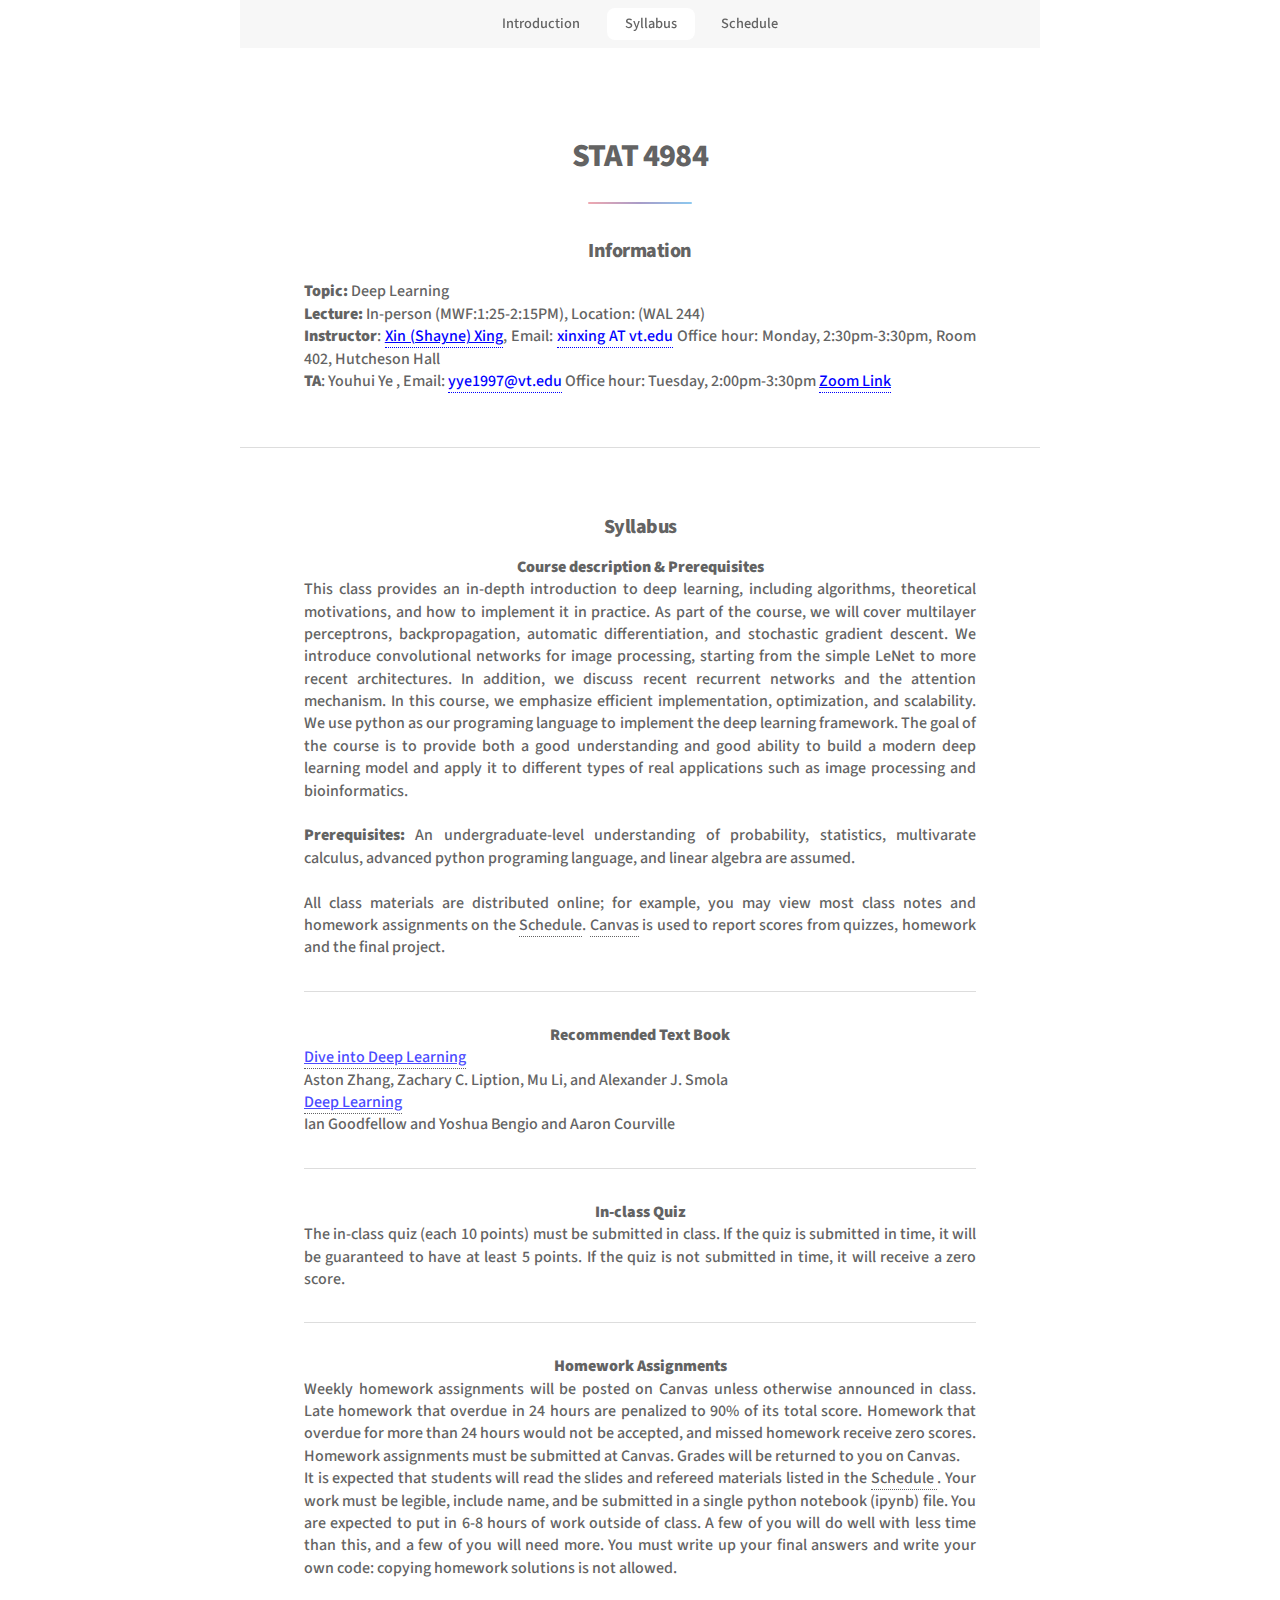
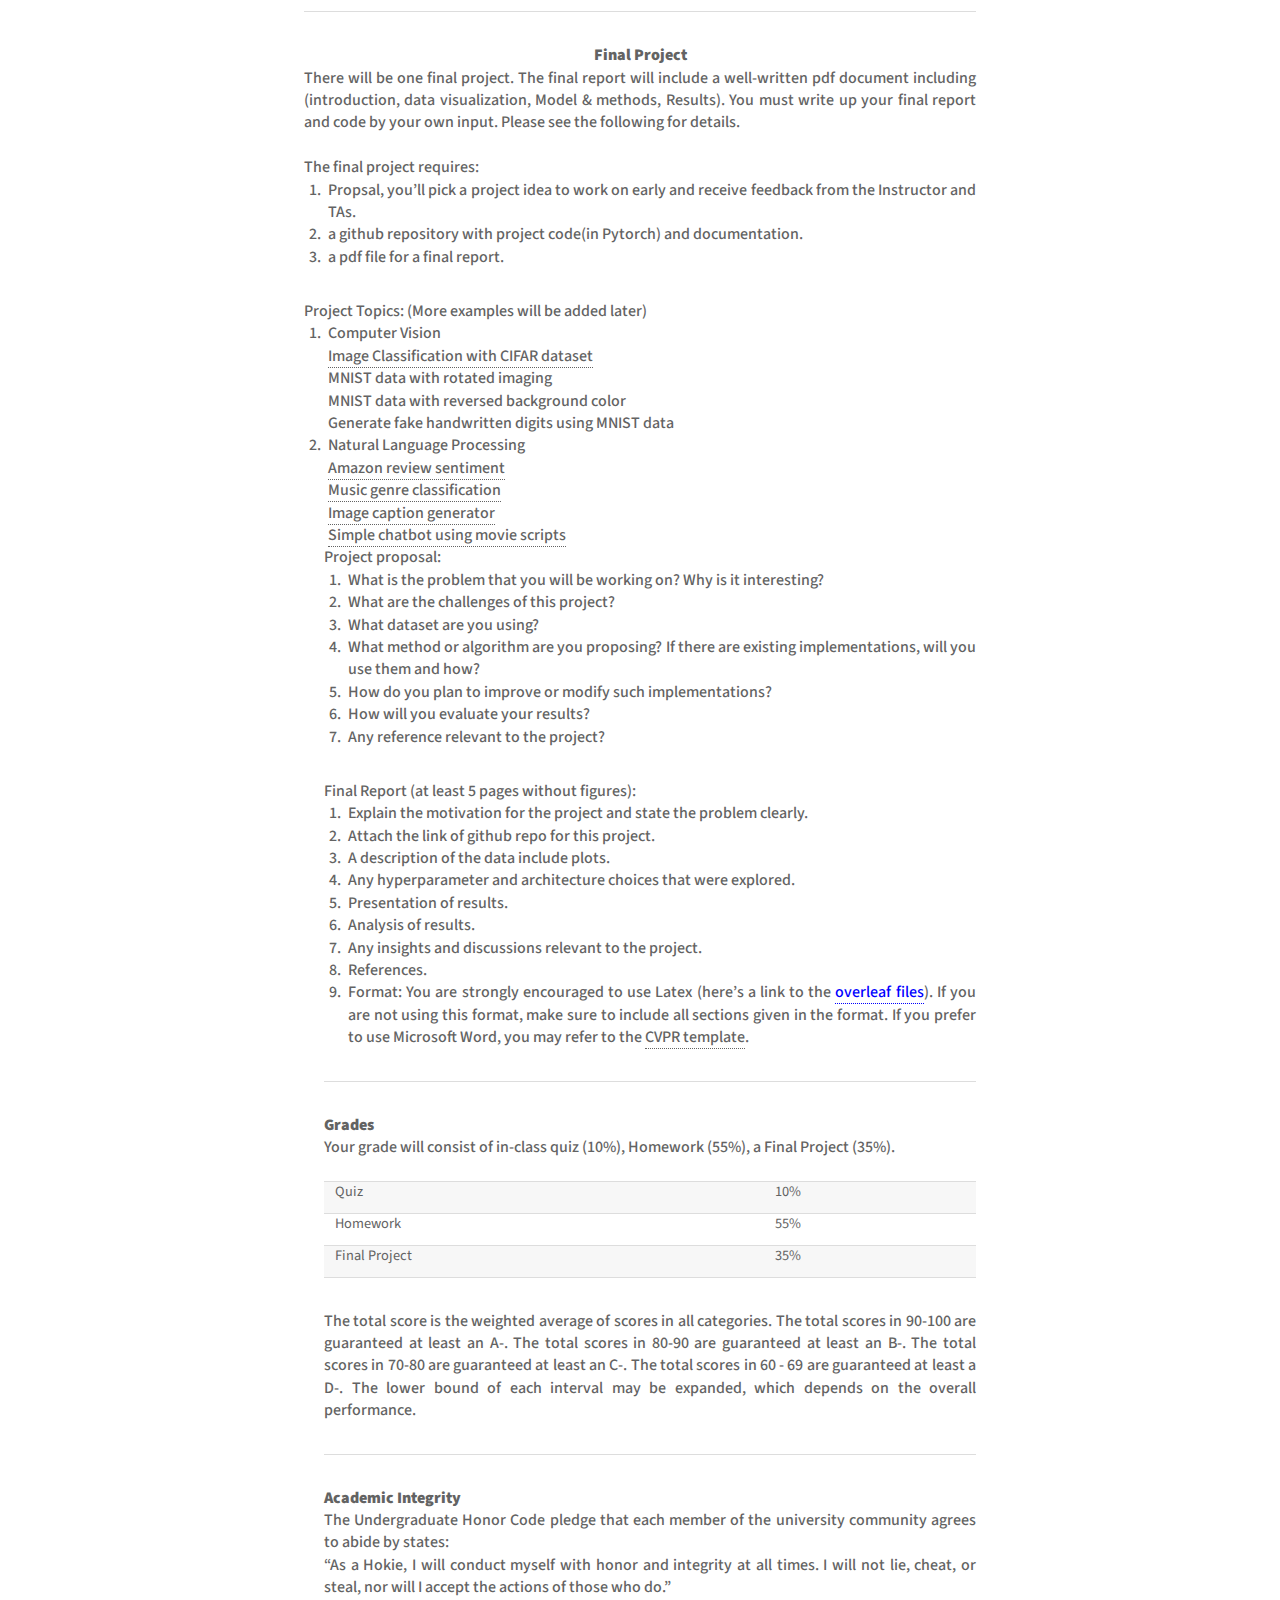
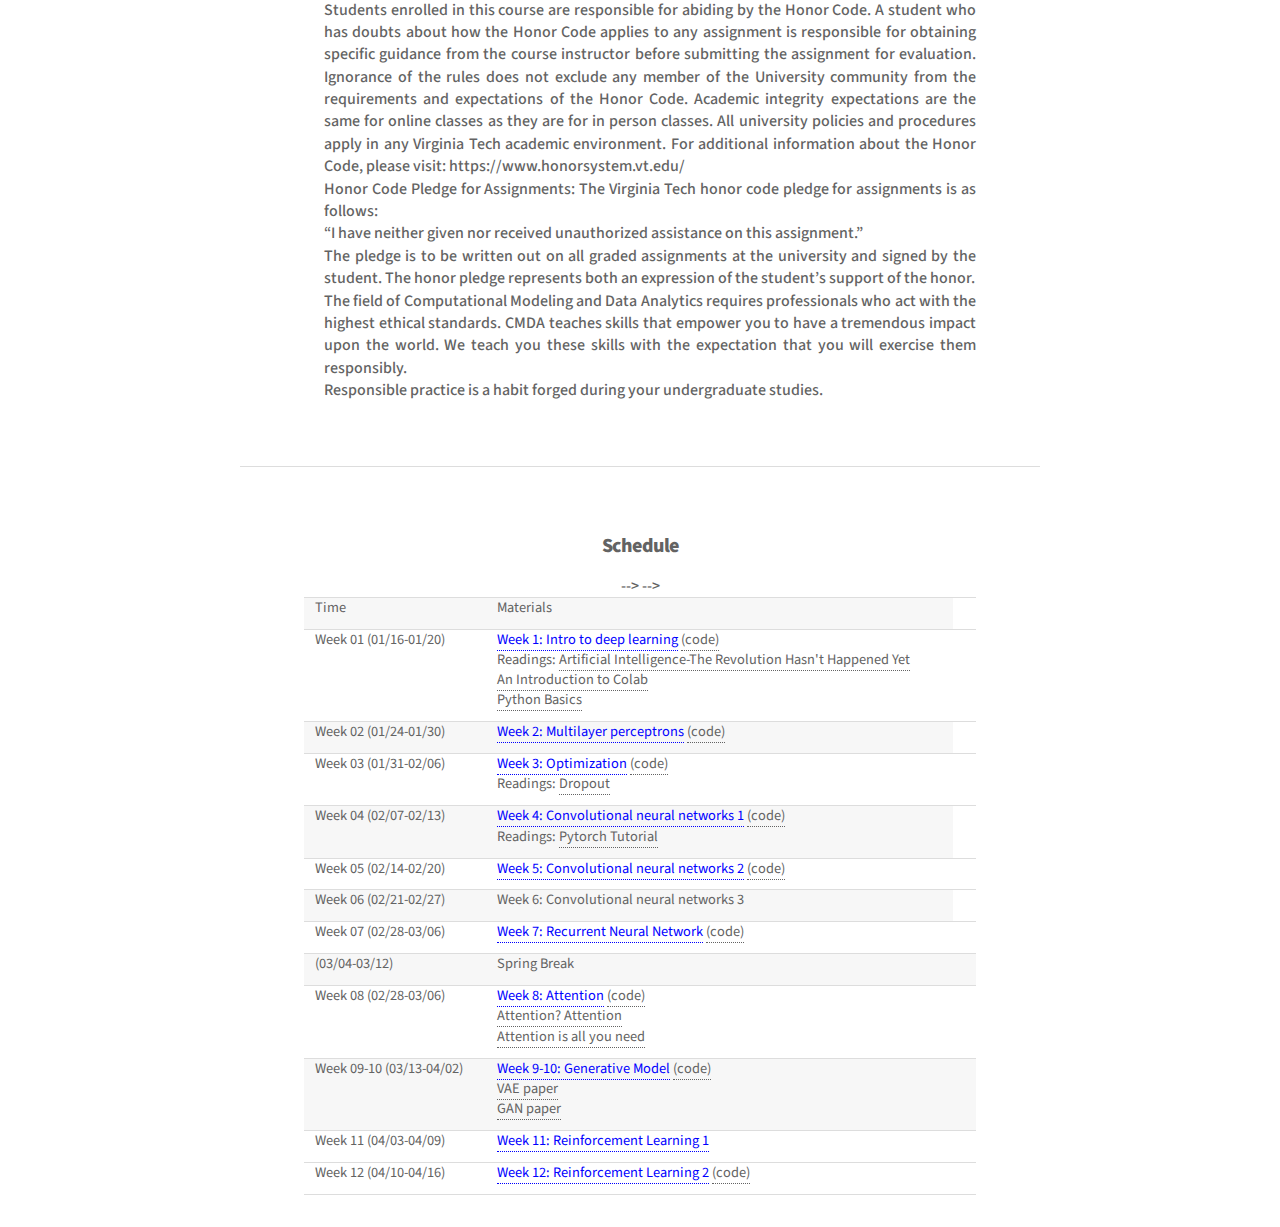
<file: courses/stat4984-spring-2023.html>
<!DOCTYPE HTML>
<!--
	html5up.net | @ajlkn
	Free for personal and commercial use under the CCA 3.0 license (html5up.net/license)
-->
<html>
	<head>
	<meta charset="utf-8">
	<title>STAT 4984</title>
	<meta name="keywords" content="Xin Xing, STAT 4984, Statistics, VT">
	<meta name="description" content="Course Webpage">
	<meta name="author" content="Xin Xing">

		<meta name="viewport" content="width=device-width, initial-scale=1, user-scalable=no" />
		<link rel="stylesheet" href="../assets/css/main.css" />
		<noscript><link rel="stylesheet" href="../assets/css/noscript.css" /></noscript>
	</head>

	<body class="is-preload">

		<!-- Wrapper -->
			<div id="wrapper">
				<!-- Nav -->
					<nav id="nav">
						<ul>
							<li><a href="#intro" class="active">Introduction</a></li>
							<li><a href="#first">Syllabus</a></li>
							<li><a href="#second">Schedule</a></li>
<!-- 							<li><a href="#cta">Get Started</a></li> -->
						</ul>
					</nav>

				<!-- Main -->
					<div id="main">


						<!-- Introduction -->

							<section id="intro" class="main special">
								<header class="major">
									<h2>STAT 4984</h2>
								</header>
                <header class="major">
                  <h3>Information</h3>
                </header>
<p align="justify"><strong>Topic:</strong>  Deep Learning<br></p>
<p align="justify"><strong>Lecture:</strong> In-person (MWF:1:25-2:15PM), Location: (WAL 244)<br></p>
<p align="justify"><strong>Instructor</strong>: <a href="http://xin-xing.github.io/" style="color:blue"><u>Xin (Shayne) Xing</u></a>, Email: <a href="mailto:xinxing@vt.edu" style="color:blue">xinxing AT vt.edu</a> Office hour: Monday, 2:30pm-3:30pm, Room 402, Hutcheson Hall<br></p> 
<p align="justify"><strong>TA</strong>: Youhui Ye , Email: <a href="yye1997@vt.edu" style="color:blue">yye1997@vt.edu</a> Office hour: Tuesday, 2:00pm-3:30pm <a href=" https://virginiatech.zoom.us/j/6428014327" style="color:blue"><u>Zoom Link</u></a> <br></p>



<br>

							</section>

						<!-- First Section -->

							<section id="first" class="main special">
								<header class="major">
									<h3>Syllabus</h3>
								</header>

<p><strong>Course description & Prerequisites</strong></p>


<p align="justify"><small>This class provides an in-depth introduction to deep learning, including algorithms, theoretical motivations, and how to implement it in practice. As part of the course, we will cover multilayer perceptrons, backpropagation, automatic differentiation, and stochastic gradient descent. We introduce convolutional networks for image processing, starting from the simple LeNet to more recent architectures. In addition, we discuss recent recurrent networks and the attention mechanism. In this course, we emphasize efficient implementation, optimization, and scalability. We use python as our programing language to implement the deep learning framework. The goal of the course is to provide both a good understanding and good ability to build a modern deep learning model and apply it to different types of real applications such as image processing and bioinformatics.
</small>
</p>

<br>
<p align="justify"><small> <strong>Prerequisites:</strong> An undergraduate-level understanding of probability, statistics, multivarate calculus, advanced python programing language, and linear algebra are assumed. </small></p>

<br>
<p align="justify"><small>All class materials are distributed
online; for example, you may view most class notes and homework
assignments on the <a href="#second">
Schedule</a>. <a href="https://canvas.vt.edu/"> Canvas</a> is
used to report scores from quizzes, homework and the final project. </small></p>

<hr size="1">
<p><strong>Recommended Text Book</strong>
<p class="content"><small><a href="https://d2l.ai/"><font color = "#4A4AFF"><u>Dive into Deep Learning
</u></font></a><br> 
Aston Zhang, Zachary C. Liption, Mu Li, and Alexander J. Smola
</small></p>
<p class="content"><small><a href="https://www.deeplearningbook.org/"><font color = "#4A4AFF"><u>Deep Learning
</u></font></a><br> 
Ian Goodfellow and Yoshua Bengio and Aaron Courville
</small></p>



<hr size="1">
<p><strong>In-class Quiz</strong>
  <p align="justify"><small>The in-class quiz (each 10 points) must be submitted in class. If the quiz is submitted in time, it will be guaranteed to have at least 5 points. If the quiz is not submitted in time, it will receive a zero score. </small></p>


<hr size="1">
<p><strong> Homework Assignments</strong></p>

<p align="justify"><small>Weekly homework assignments will be posted on Canvas unless otherwise announced in class. Late homework that overdue in 24 hours are penalized to 90% of its total score. Homework that overdue for more than 24 hours would not be accepted, and missed homework receive zero scores. Homework assignments must be submitted at Canvas. Grades will be returned to you on Canvas.
</small></p>


<p align="justify"><small>It is expected that students will read the slides and refereed materials listed in the <a href="#second">Schedule </a>. Your work must be legible, include name, and be submitted in a single python notebook (ipynb) file. You are expected to put in 6-8 hours of work outside of class. A few of you will do well with less
time than this, and a few of you will need more. You must write up your final answers and write your own code: copying homework solutions is not allowed. </small></p>



<hr size="1">
<p><strong>Final Project</strong></p>

<p align="justify"><small>There will be one final project. The final report will include a well-written pdf document including (introduction, data visualization, Model & methods, Results). You must write up your final report and code by your own input. Please see the following for details.
</small></p>
<br>
<p align="justify"><small>The final project requires:</small></p>
<ol align="justify">
<li>Propsal, you’ll pick a project idea to work on early and receive feedback from the Instructor and TAs.</li>
<li>a github repository with project code(in Pytorch) and documentation.</li>
<li>a pdf file for a final report.</li>
</ol>

<p align="justify"><small>Project Topics: (More examples will be added later)</small></p>
<ol align="justify">
<li>Computer Vision <br>
  <a href="https://www.cs.toronto.edu/~kriz/cifar.html">Image Classification with CIFAR dataset</a><br>
  MNIST data with rotated imaging<br>
  MNIST data with reversed background color<br>
  Generate fake handwritten digits using MNIST data<br>
</li>
<li>Natural Language Processing <br>
  <a href="https://www.kaggle.com/bittlingmayer/amazonreviews"> Amazon review sentiment</a><br>
  <a href="https://data-flair.training/blogs/python-project-music-genre-classification/"> Music genre classification </a><br>
  <a href="https://data-flair.training/blogs/python-based-project-image-caption-generator-cnn/
"> Image caption generator</a><br>
  <a href="https://www.cs.cornell.edu/~cristian/Cornell_Movie-Dialogs_Corpus.html"> Simple chatbot using movie scripts</a><br>
</li>


<p align="justify"><small>Project proposal:</small></p>
<ol align="justify">
<li>What is the problem that you will be working on? Why is it interesting?</li>
<li>What are the challenges of this project?</li>
<li>What dataset are you using? 
<li>What method or algorithm are you proposing? If there are existing implementations, will you use them and how? </li>
<li>How do you plan to improve or modify such implementations?</li>
<li>How will you evaluate your results? </li>
<li>Any reference relevant to the project?</li>
</ol>

<p align="justify"><small>Final Report (at least 5 pages without figures):</small></p>
<ol align="justify">
<li>Explain the motivation for the project and state the problem clearly. </li>
<li>Attach the link of github repo for this project. </li>
<li>A description of the data include plots. </li>
<li>Any hyperparameter and architecture choices that were explored. </li>
<li>Presentation of results. </li>
<li>Analysis of results. </li>
<li>Any insights and discussions relevant to the project. </li>
<li>References. </li>
<li>Format: You are strongly encouraged to use Latex (here’s a link to the <a href="https://www.overleaf.com/read/rfxjmzyqnddn", style="color:blue">overleaf files</a>). If you are not using this format, make sure to include all sections given in the format. If you prefer to use Microsoft Word, you may refer to the <a href="http://cvpr2019.thecvf.com/files/cvpr2019AuthorKit.zip"> CVPR template</a>.
</ol>

<hr size="1">
<p><strong>Grades</strong></p>

<p align="justify"><small>Your grade will consist of
 in-class quiz (10%), Homework (55%), a Final Project (35%).  </small></p>
<br>
<table>
  <tr>
    <th>Quiz</th>
    <th>10%</th>
  </tr>
    <tr>
    <th>Homework</th>
    <th>55%</th>
  </tr>
  <tr>
    <th>Final Project</th>
    <th>35%</th>
  </tr>

</table>

<p align="justify"><small>
The total score is the weighted average of scores in all  categories. The total scores in 90-100 are guaranteed at least an A-. The total scores in 80-90 are guaranteed at least an B-. The total scores in 70-80 are guaranteed at least an C-. The total scores in 60 - 69 are guaranteed at least a D-. The lower bound of each interval may be expanded, which depends on the overall performance.
</small></p>

<hr size="1">
<p><strong>Academic Integrity</strong></p>

<p align="justify">The Undergraduate Honor Code pledge that each member of the university community agrees to abide by states: </p>
<p>
“As a Hokie, I will conduct myself with honor and integrity at all times.  I will not lie, cheat, or steal, nor will I accept the actions of those who do.”
</p>
<p align="justify">Students enrolled in this course are responsible for abiding by the Honor Code. A student who has doubts about how the Honor Code applies to any assignment is responsible for obtaining specific guidance from the course instructor before submitting the assignment for evaluation. Ignorance of the rules does not exclude any member of the University community from the requirements and expectations of the Honor Code.  Academic integrity expectations are the same for online classes as they are for in person classes.  All university policies and procedures apply in any Virginia Tech academic environment.
For additional information about the Honor Code, please visit: https://www.honorsystem.vt.edu/ </p>
<p align="justify">
Honor Code Pledge for Assignments: The Virginia Tech honor code pledge for assignments is as follows:  </p>
<p>
“I have neither given nor received unauthorized assistance on this assignment.”
</p>
<p align="justify">The pledge is to be written out on all graded assignments at the university and signed by the student.  The honor pledge represents both an expression of the student’s support of the honor.</p>

<p align="justify">The field of Computational Modeling and Data Analytics requires professionals who act with the highest
ethical standards. CMDA teaches skills that empower you to have a tremendous impact upon the world.
We teach you these skills with the expectation that you will exercise them responsibly. </p>

<p align="justify"> Responsible practice is a habit forged during your undergraduate studies. 




</section>






<section id="second" class="main special">
	<header class="major">
		<h3>Schedule</h3>
	</header>

		
<table align="right">
  <tr>
    <th>Time</th>
    <th>Materials</th>
  </tr>
  <tr>
    <th>Week 01 (01/16-01/20)</th>
    <th><a href="https://canvas.vt.edu/files/26677630/" style="color:blue">Week 1: Intro to deep learning</a> <a href="https://canvas.vt.edu/files/26677632/"> (code)</a><br> 
        Readings: <a href="https://hdsr.mitpress.mit.edu/pub/wot7mkc1/release/8"> Artificial Intelligence-The Revolution Hasn't Happened Yet </a><br>
        <a href="https://canvas.vt.edu/files/21628831/"> An Introduction to Colab</a><br>
        <a href="https://pythonbasics.org/"> Python Basics</a><br>
  </th>
  </tr>


  <tr>
  <th>Week 02 (01/24-01/30)</th>
    <th><a href="https://canvas.vt.edu/files/26734673/" style="color:blue">Week 2: Multilayer perceptrons</a> <a href="https://canvas.vt.edu/files/26734703/"> (code)</a><br> 
    </th>
    </tr> 

    <tr>
    <th>Week 03 (01/31-02/06)</th>
     <th>
        <a href="https://canvas.vt.edu/files/26845115/" style="color:blue">Week 3: Optimization</a> <a href="https://canvas.vt.edu/files/26845119/"> (code)</a> <br>
        Readings: <a href="https://jmlr.org/papers/v15/srivastava14a.html">Dropout</a>
    </th>
  </tr>


    <tr> 
    <th>Week 04 (02/07-02/13)</th>
    <th>
      <a href="https://canvas.vt.edu/files/27123628/" style="color:blue">Week 4: Convolutional neural networks 1</a> <a href="https://canvas.vt.edu/files/26983278/"> (code)</a> <br>
      Readings: <a href="https://pytorch.org/tutorials/">Pytorch Tutorial</a>
    </th>    
  </tr>




    <tr> 
    <th>Week 05 (02/14-02/20)</th>
    <th>
      <a href="https://canvas.vt.edu/files/27123809/" style="color:blue">Week 5: Convolutional neural networks 2</a> <a href="https://canvas.vt.edu/files/27124201/"> (code)</a> <br>
    </th>
  </tr>


    <tr> 
    <th>Week 06 (02/21-02/27)</th>
    <th>
        Week 6:  Convolutional neural networks 3 <br>
    </th>
  </tr>


<tr> 
    <th>Week 07 (02/28-03/06)</th>
    <th>
      <a href="https://canvas.vt.edu/files/27421982/" style="color:blue">Week 7: Recurrent Neural Network</a> <a href="https://canvas.vt.edu/files/27439181/"> (code)</a> <br>
    </th>
  </tr>


      <tr> 
    <th>(03/04-03/12)</th>
      <th>
      Spring Break
      </th>
      <th>
      </th>
  </tr>


<tr> 
    <th>Week 08 (02/28-03/06)</th>
    <th>
      <a href="https://canvas.vt.edu/files/27421982/" style="color:blue">Week 8: Attention</a> <a href="https://canvas.vt.edu/files/27527960/"> (code)</a> <br>
      <a href="https://lilianweng.github.io/lil-log/2018/06/24/attention-attention.html"> Attention? Attention </a><br>
      <a href="https://arxiv.org/abs/1706.03762"> Attention is all you need </a>
    </th>
  </tr> -->


    <tr>
    <th>Week 09-10 (03/13-04/02)</th>
    <th>
      <a href="https://canvas.vt.edu/files/22391668/" style="color:blue">Week 9-10: Generative Model</a> <a href="https://canvas.vt.edu/files/22427536/"> (code)</a> <br>
      <a href="https://arxiv.org/abs/1312.6114"> VAE paper</a><br>
      <a href="https://arxiv.org/abs/1406.2661"> GAN paper</a><br>
    </th>
    <th>
    </th>
  </tr>
 -->



    <tr>
    <th>Week 11 (04/03-04/09)</th>
      <th>
       <a href="https://canvas.vt.edu/files/28176095/" style="color:blue">Week 11: Reinforcement Learning 1</a>  <br>
      </th>
      <th>
      </th>
  </tr>
    <tr> 

    <tr>
    <th>Week 12 (04/10-04/16)</th>
      <th>
       <a href="https://canvas.vt.edu/files/28266568/" style="color:blue">Week 12: Reinforcement Learning 2</a> <a href="https://canvas.vt.edu/files/28306499/"> (code)</a> <br>
      </th>
      <th>
      </th>
  </tr>
    <tr> 


</table>

</section>



<br><br><br><br><br><br><br><br><br>
<br><br><br><br>
<br><br><br><br>




					</div>				<!-- Main -->

			</div>

		<!-- Scripts -->
			<script src="../assets/js/jquery.min.js"></script>
			<script src="../assets/js/jquery.scrollex.min.js"></script>
			<script src="../assets/js/jquery.scrolly.min.js"></script>
			<script src="../assets/js/browser.min.js"></script>
			<script src="../assets/js/breakpoints.min.js"></script>
			<script src="../assets/js/util.js"></script>
			<script src="../assets/js/main.js"></script>

	</body>
</html>
</file>
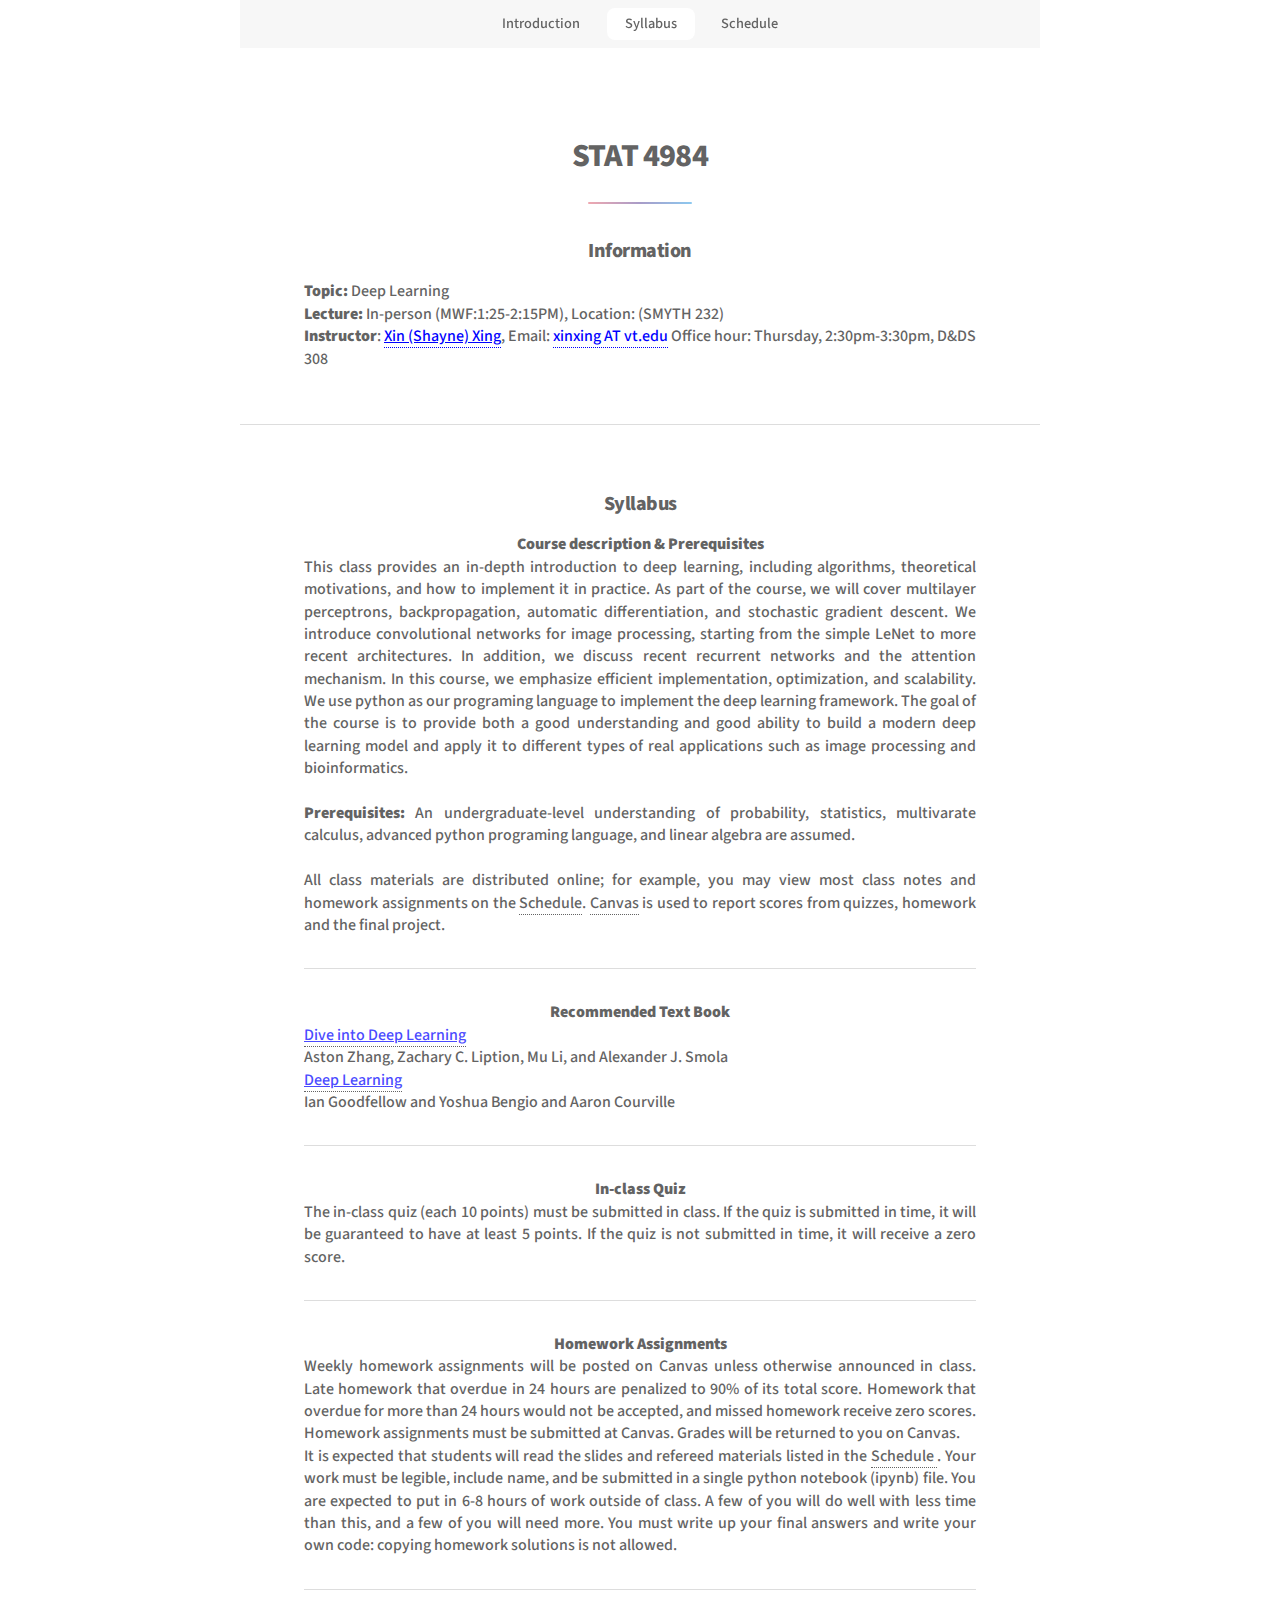
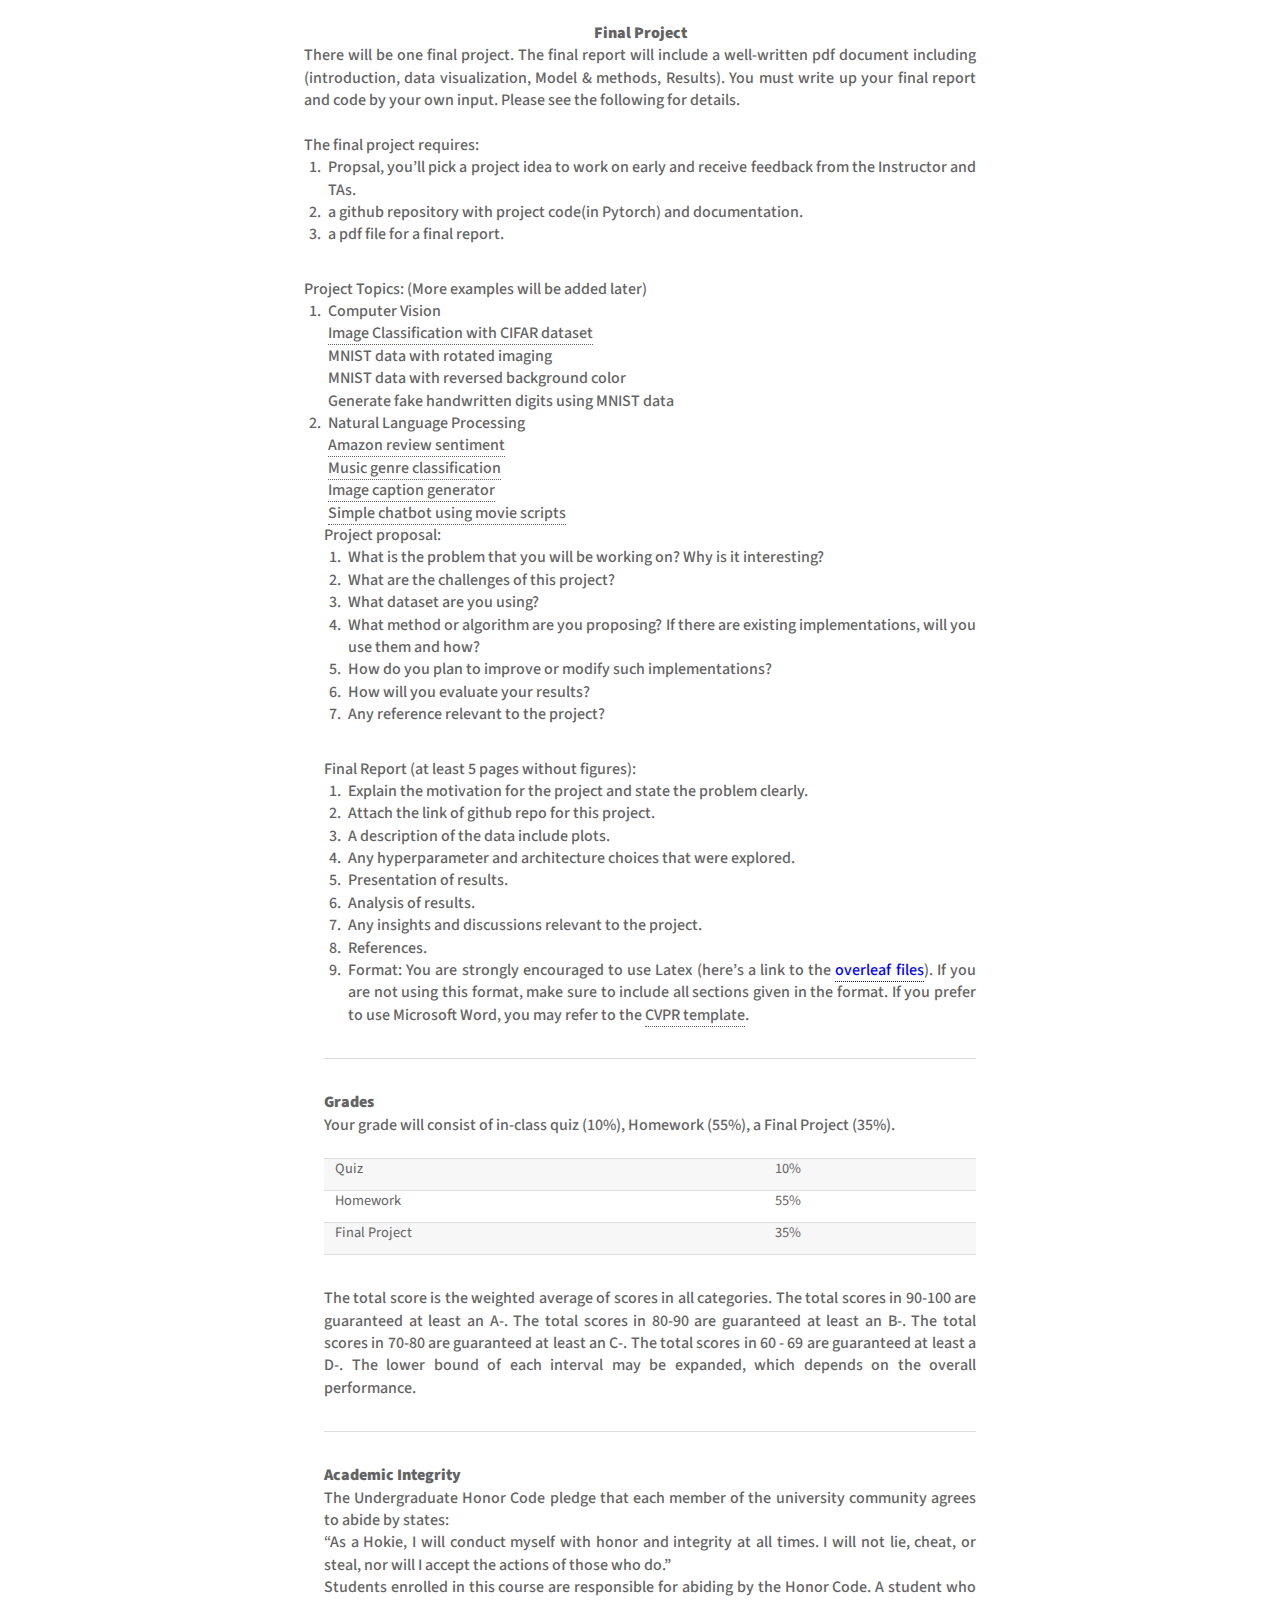
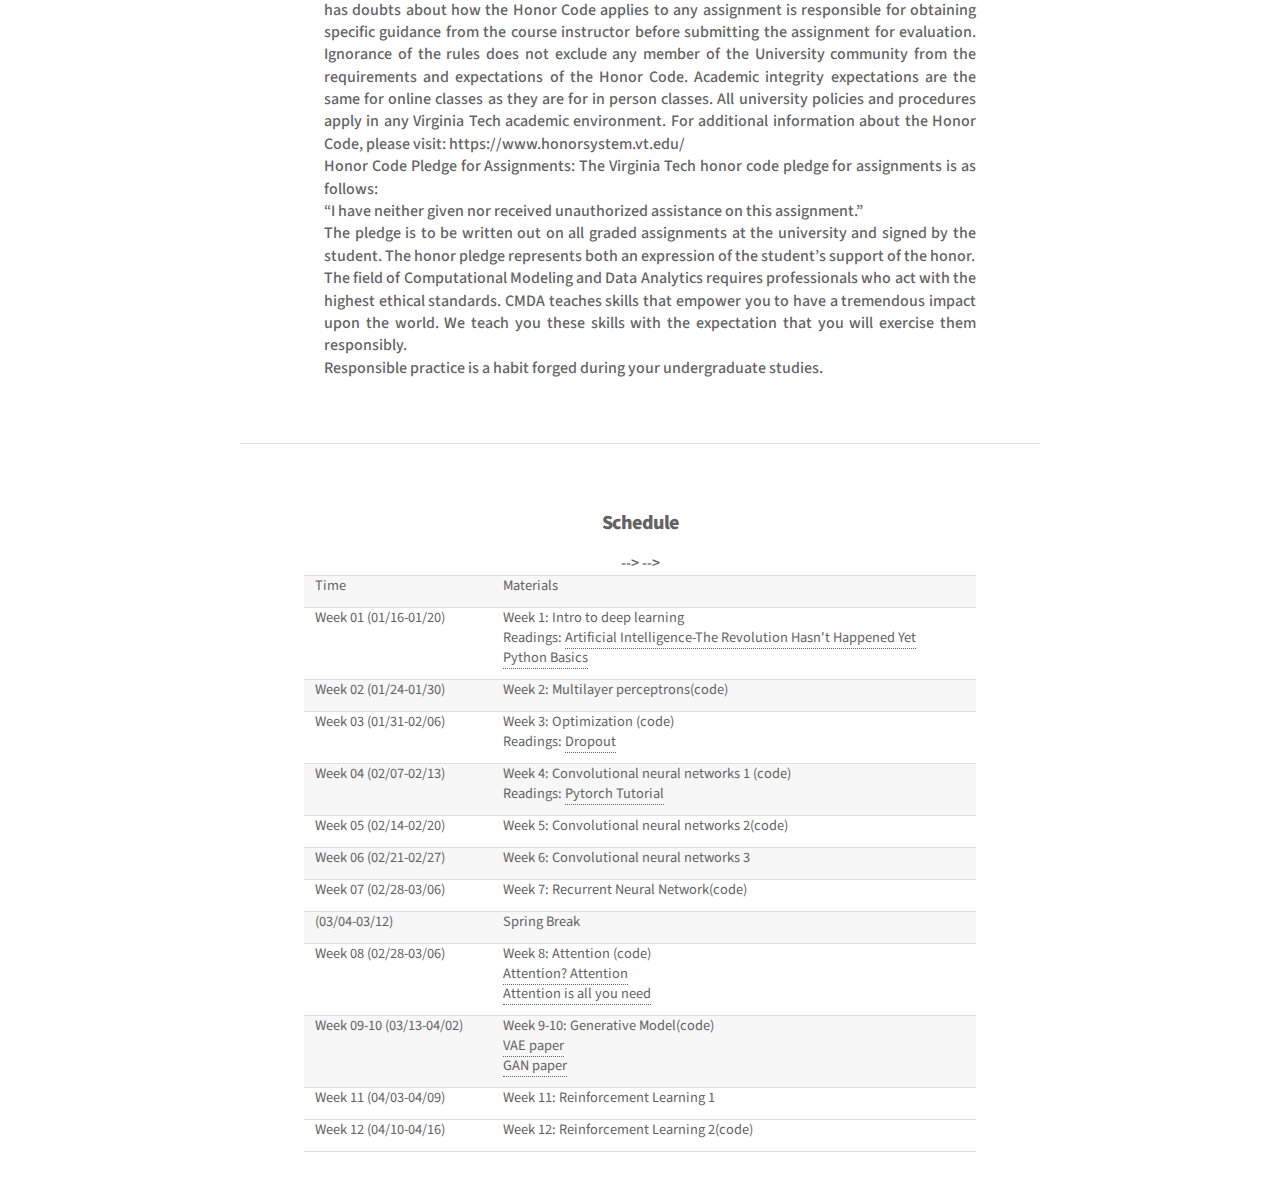
<file: courses/stat4984-spring-2024.html>
<!DOCTYPE HTML>
<!--
	html5up.net | @ajlkn
	Free for personal and commercial use under the CCA 3.0 license (html5up.net/license)
-->
<html>
	<head>
	<meta charset="utf-8">
	<title>STAT 4984</title>
	<meta name="keywords" content="Xin Xing, STAT 4984, Statistics, VT">
	<meta name="description" content="Course Webpage">
	<meta name="author" content="Xin Xing">

		<meta name="viewport" content="width=device-width, initial-scale=1, user-scalable=no" />
		<link rel="stylesheet" href="../assets/css/main.css" />
		<noscript><link rel="stylesheet" href="../assets/css/noscript.css" /></noscript>
	</head>

	<body class="is-preload">

		<!-- Wrapper -->
			<div id="wrapper">
				<!-- Nav -->
					<nav id="nav">
						<ul>
							<li><a href="#intro" class="active">Introduction</a></li>
							<li><a href="#first">Syllabus</a></li>
							<li><a href="#second">Schedule</a></li>
<!-- 							<li><a href="#cta">Get Started</a></li> -->
						</ul>
					</nav>

				<!-- Main -->
					<div id="main">


						<!-- Introduction -->

							<section id="intro" class="main special">
								<header class="major">
									<h2>STAT 4984</h2>
								</header>
                <header class="major">
                  <h3>Information</h3>
                </header>
<p align="justify"><strong>Topic:</strong>  Deep Learning<br></p>
<p align="justify"><strong>Lecture:</strong> In-person (MWF:1:25-2:15PM), Location: (SMYTH 232)<br></p>
<p align="justify"><strong>Instructor</strong>: <a href="http://xin-xing.github.io/" style="color:blue"><u>Xin (Shayne) Xing</u></a>, Email: <a href="mailto:xinxing@vt.edu" style="color:blue">xinxing AT vt.edu</a> Office hour: Thursday, 2:30pm-3:30pm, D&DS 308<br></p> 



<br>

							</section>

						<!-- First Section -->

							<section id="first" class="main special">
								<header class="major">
									<h3>Syllabus</h3>
								</header>

<p><strong>Course description & Prerequisites</strong></p>


<p align="justify"><small>This class provides an in-depth introduction to deep learning, including algorithms, theoretical motivations, and how to implement it in practice. As part of the course, we will cover multilayer perceptrons, backpropagation, automatic differentiation, and stochastic gradient descent. We introduce convolutional networks for image processing, starting from the simple LeNet to more recent architectures. In addition, we discuss recent recurrent networks and the attention mechanism. In this course, we emphasize efficient implementation, optimization, and scalability. We use python as our programing language to implement the deep learning framework. The goal of the course is to provide both a good understanding and good ability to build a modern deep learning model and apply it to different types of real applications such as image processing and bioinformatics.
</small>
</p>

<br>
<p align="justify"><small> <strong>Prerequisites:</strong> An undergraduate-level understanding of probability, statistics, multivarate calculus, advanced python programing language, and linear algebra are assumed. </small></p>

<br>
<p align="justify"><small>All class materials are distributed
online; for example, you may view most class notes and homework
assignments on the <a href="#second">
Schedule</a>. <a href="https://canvas.vt.edu/"> Canvas</a> is
used to report scores from quizzes, homework and the final project. </small></p>

<hr size="1">
<p><strong>Recommended Text Book</strong>
<p class="content"><small><a href="https://d2l.ai/"><font color = "#4A4AFF"><u>Dive into Deep Learning
</u></font></a><br> 
Aston Zhang, Zachary C. Liption, Mu Li, and Alexander J. Smola
</small></p>
<p class="content"><small><a href="https://www.deeplearningbook.org/"><font color = "#4A4AFF"><u>Deep Learning
</u></font></a><br> 
Ian Goodfellow and Yoshua Bengio and Aaron Courville
</small></p>



<hr size="1">
<p><strong>In-class Quiz</strong>
  <p align="justify"><small>The in-class quiz (each 10 points) must be submitted in class. If the quiz is submitted in time, it will be guaranteed to have at least 5 points. If the quiz is not submitted in time, it will receive a zero score. </small></p>


<hr size="1">
<p><strong> Homework Assignments</strong></p>

<p align="justify"><small>Weekly homework assignments will be posted on Canvas unless otherwise announced in class. Late homework that overdue in 24 hours are penalized to 90% of its total score. Homework that overdue for more than 24 hours would not be accepted, and missed homework receive zero scores. Homework assignments must be submitted at Canvas. Grades will be returned to you on Canvas.
</small></p>


<p align="justify"><small>It is expected that students will read the slides and refereed materials listed in the <a href="#second">Schedule </a>. Your work must be legible, include name, and be submitted in a single python notebook (ipynb) file. You are expected to put in 6-8 hours of work outside of class. A few of you will do well with less
time than this, and a few of you will need more. You must write up your final answers and write your own code: copying homework solutions is not allowed. </small></p>



<hr size="1">
<p><strong>Final Project</strong></p>

<p align="justify"><small>There will be one final project. The final report will include a well-written pdf document including (introduction, data visualization, Model & methods, Results). You must write up your final report and code by your own input. Please see the following for details.
</small></p>
<br>
<p align="justify"><small>The final project requires:</small></p>
<ol align="justify">
<li>Propsal, you’ll pick a project idea to work on early and receive feedback from the Instructor and TAs.</li>
<li>a github repository with project code(in Pytorch) and documentation.</li>
<li>a pdf file for a final report.</li>
</ol>

<p align="justify"><small>Project Topics: (More examples will be added later)</small></p>
<ol align="justify">
<li>Computer Vision <br>
  <a href="https://www.cs.toronto.edu/~kriz/cifar.html">Image Classification with CIFAR dataset</a><br>
  MNIST data with rotated imaging<br>
  MNIST data with reversed background color<br>
  Generate fake handwritten digits using MNIST data<br>
</li>
<li>Natural Language Processing <br>
  <a href="https://www.kaggle.com/bittlingmayer/amazonreviews"> Amazon review sentiment</a><br>
  <a href="https://data-flair.training/blogs/python-project-music-genre-classification/"> Music genre classification </a><br>
  <a href="https://data-flair.training/blogs/python-based-project-image-caption-generator-cnn/
"> Image caption generator</a><br>
  <a href="https://www.cs.cornell.edu/~cristian/Cornell_Movie-Dialogs_Corpus.html"> Simple chatbot using movie scripts</a><br>
</li>


<p align="justify"><small>Project proposal:</small></p>
<ol align="justify">
<li>What is the problem that you will be working on? Why is it interesting?</li>
<li>What are the challenges of this project?</li>
<li>What dataset are you using? 
<li>What method or algorithm are you proposing? If there are existing implementations, will you use them and how? </li>
<li>How do you plan to improve or modify such implementations?</li>
<li>How will you evaluate your results? </li>
<li>Any reference relevant to the project?</li>
</ol>

<p align="justify"><small>Final Report (at least 5 pages without figures):</small></p>
<ol align="justify">
<li>Explain the motivation for the project and state the problem clearly. </li>
<li>Attach the link of github repo for this project. </li>
<li>A description of the data include plots. </li>
<li>Any hyperparameter and architecture choices that were explored. </li>
<li>Presentation of results. </li>
<li>Analysis of results. </li>
<li>Any insights and discussions relevant to the project. </li>
<li>References. </li>
<li>Format: You are strongly encouraged to use Latex (here’s a link to the <a href="https://www.overleaf.com/read/rfxjmzyqnddn", style="color:blue">overleaf files</a>). If you are not using this format, make sure to include all sections given in the format. If you prefer to use Microsoft Word, you may refer to the <a href="http://cvpr2019.thecvf.com/files/cvpr2019AuthorKit.zip"> CVPR template</a>.
</ol>

<hr size="1">
<p><strong>Grades</strong></p>

<p align="justify"><small>Your grade will consist of
 in-class quiz (10%), Homework (55%), a Final Project (35%).  </small></p>
<br>
<table>
  <tr>
    <th>Quiz</th>
    <th>10%</th>
  </tr>
    <tr>
    <th>Homework</th>
    <th>55%</th>
  </tr>
  <tr>
    <th>Final Project</th>
    <th>35%</th>
  </tr>

</table>

<p align="justify"><small>
The total score is the weighted average of scores in all  categories. The total scores in 90-100 are guaranteed at least an A-. The total scores in 80-90 are guaranteed at least an B-. The total scores in 70-80 are guaranteed at least an C-. The total scores in 60 - 69 are guaranteed at least a D-. The lower bound of each interval may be expanded, which depends on the overall performance.
</small></p>

<hr size="1">
<p><strong>Academic Integrity</strong></p>

<p align="justify">The Undergraduate Honor Code pledge that each member of the university community agrees to abide by states: </p>
<p>
“As a Hokie, I will conduct myself with honor and integrity at all times.  I will not lie, cheat, or steal, nor will I accept the actions of those who do.”
</p>
<p align="justify">Students enrolled in this course are responsible for abiding by the Honor Code. A student who has doubts about how the Honor Code applies to any assignment is responsible for obtaining specific guidance from the course instructor before submitting the assignment for evaluation. Ignorance of the rules does not exclude any member of the University community from the requirements and expectations of the Honor Code.  Academic integrity expectations are the same for online classes as they are for in person classes.  All university policies and procedures apply in any Virginia Tech academic environment.
For additional information about the Honor Code, please visit: https://www.honorsystem.vt.edu/ </p>
<p align="justify">
Honor Code Pledge for Assignments: The Virginia Tech honor code pledge for assignments is as follows:  </p>
<p>
“I have neither given nor received unauthorized assistance on this assignment.”
</p>
<p align="justify">The pledge is to be written out on all graded assignments at the university and signed by the student.  The honor pledge represents both an expression of the student’s support of the honor.</p>

<p align="justify">The field of Computational Modeling and Data Analytics requires professionals who act with the highest
ethical standards. CMDA teaches skills that empower you to have a tremendous impact upon the world.
We teach you these skills with the expectation that you will exercise them responsibly. </p>

<p align="justify"> Responsible practice is a habit forged during your undergraduate studies. 




</section>






<section id="second" class="main special">
	<header class="major">
		<h3>Schedule</h3>
	</header>

		
<table align="right">
  <tr>
    <th>Time</th>
    <th>Materials</th>
  </tr>


  <tr>
    <th>Week 01 (01/16-01/20)</th>
    <th>Week 1: Intro to deep learning <br> 
        Readings: <a href="https://hdsr.mitpress.mit.edu/pub/wot7mkc1/release/8"> Artificial Intelligence-The Revolution Hasn't Happened Yet </a><br>
        <a href="https://pythonbasics.org/"> Python Basics</a><br>
  </th>
  </tr>


  <tr>
  <th>Week 02 (01/24-01/30)</th>
    <th>Week 2: Multilayer perceptrons(code)<br> 
    </th>
    </tr> 

    <tr>
    <th>Week 03 (01/31-02/06)</th>
     <th>
        Week 3: Optimization (code)<br>
        Readings: <a href="https://jmlr.org/papers/v15/srivastava14a.html">Dropout</a>
    </th>
  </tr>


    <tr> 
    <th>Week 04 (02/07-02/13)</th>
    <th>
      Week 4: Convolutional neural networks 1 (code)<br>
      Readings: <a href="https://pytorch.org/tutorials/">Pytorch Tutorial</a>
    </th>    
  </tr>




    <tr> 
    <th>Week 05 (02/14-02/20)</th>
    <th>
      Week 5: Convolutional neural networks 2(code)<br>
    </th>
  </tr>


    <tr> 
    <th>Week 06 (02/21-02/27)</th>
    <th>
        Week 6:  Convolutional neural networks 3 <br>
    </th>
  </tr>


<tr> 
    <th>Week 07 (02/28-03/06)</th>
    <th>
      Week 7: Recurrent Neural Network(code)<br>
    </th>
  </tr>


      <tr> 
    <th>(03/04-03/12)</th>
      <th>
      Spring Break
      </th>
  </tr>


<tr> 
    <th>Week 08 (02/28-03/06)</th>
    <th>
      Week 8: Attention (code)<br>
      <a href="https://lilianweng.github.io/lil-log/2018/06/24/attention-attention.html"> Attention? Attention <br>
      <a href="https://arxiv.org/abs/1706.03762"> Attention is all you need </a>
    </th>
  </tr> -->


    <tr>
    <th>Week 09-10 (03/13-04/02)</th>
    <th>
      Week 9-10: Generative Model(code) <br>
      <a href="https://arxiv.org/abs/1312.6114"> VAE paper</a><br>
      <a href="https://arxiv.org/abs/1406.2661"> GAN paper</a><br>
    </th>
  </tr>
 -->



    <tr>
    <th>Week 11 (04/03-04/09)</th>
      <th>
       Week 11: Reinforcement Learning 1</a>  <br>
      </th>
  </tr>
    <tr> 

    <tr>
    <th>Week 12 (04/10-04/16)</th>
      <th>
       Week 12: Reinforcement Learning 2(code)</a> <br>
      </th>
  </tr>
    <tr> 


</table>

</section>



<br><br><br><br><br><br><br><br><br>
<br><br><br><br>
<br><br><br><br>




					</div>				<!-- Main -->

			</div>

		<!-- Scripts -->
			<script src="../assets/js/jquery.min.js"></script>
			<script src="../assets/js/jquery.scrollex.min.js"></script>
			<script src="../assets/js/jquery.scrolly.min.js"></script>
			<script src="../assets/js/browser.min.js"></script>
			<script src="../assets/js/breakpoints.min.js"></script>
			<script src="../assets/js/util.js"></script>
			<script src="../assets/js/main.js"></script>

	</body>
</html>
</file>
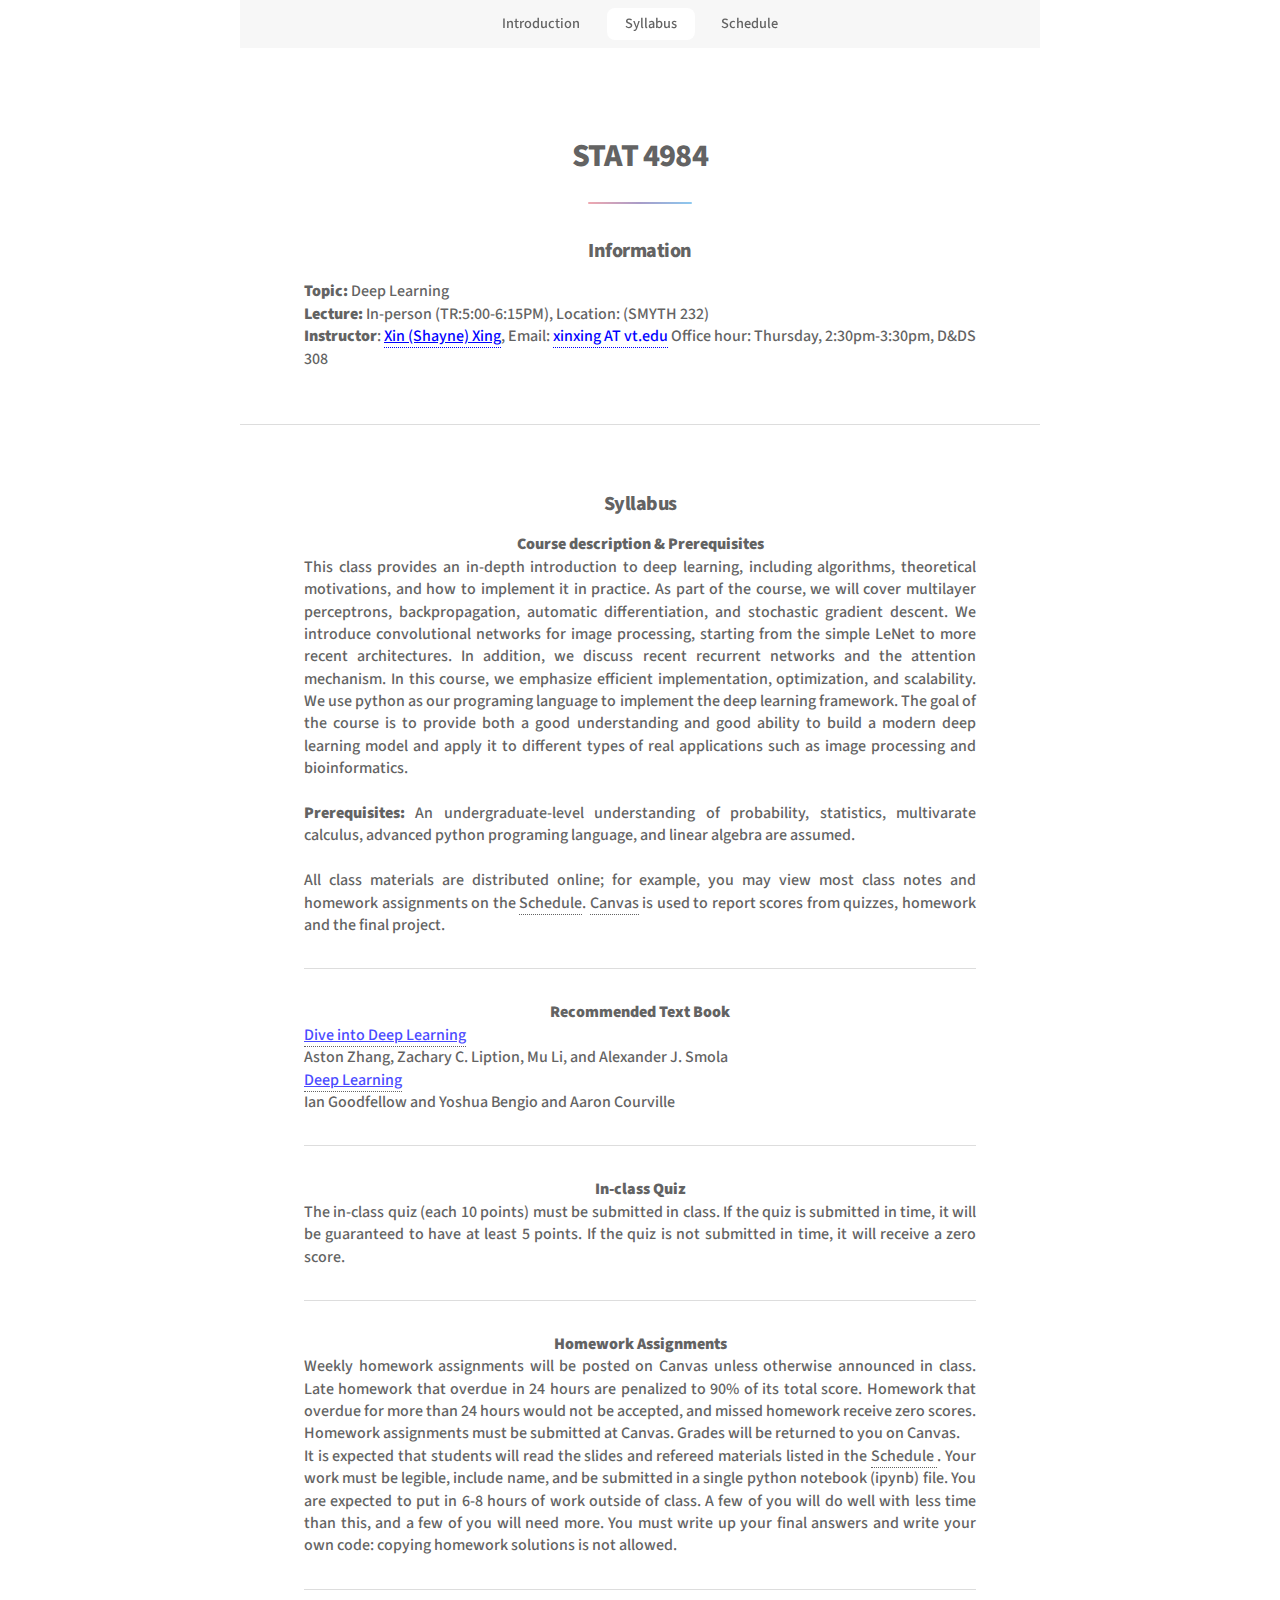
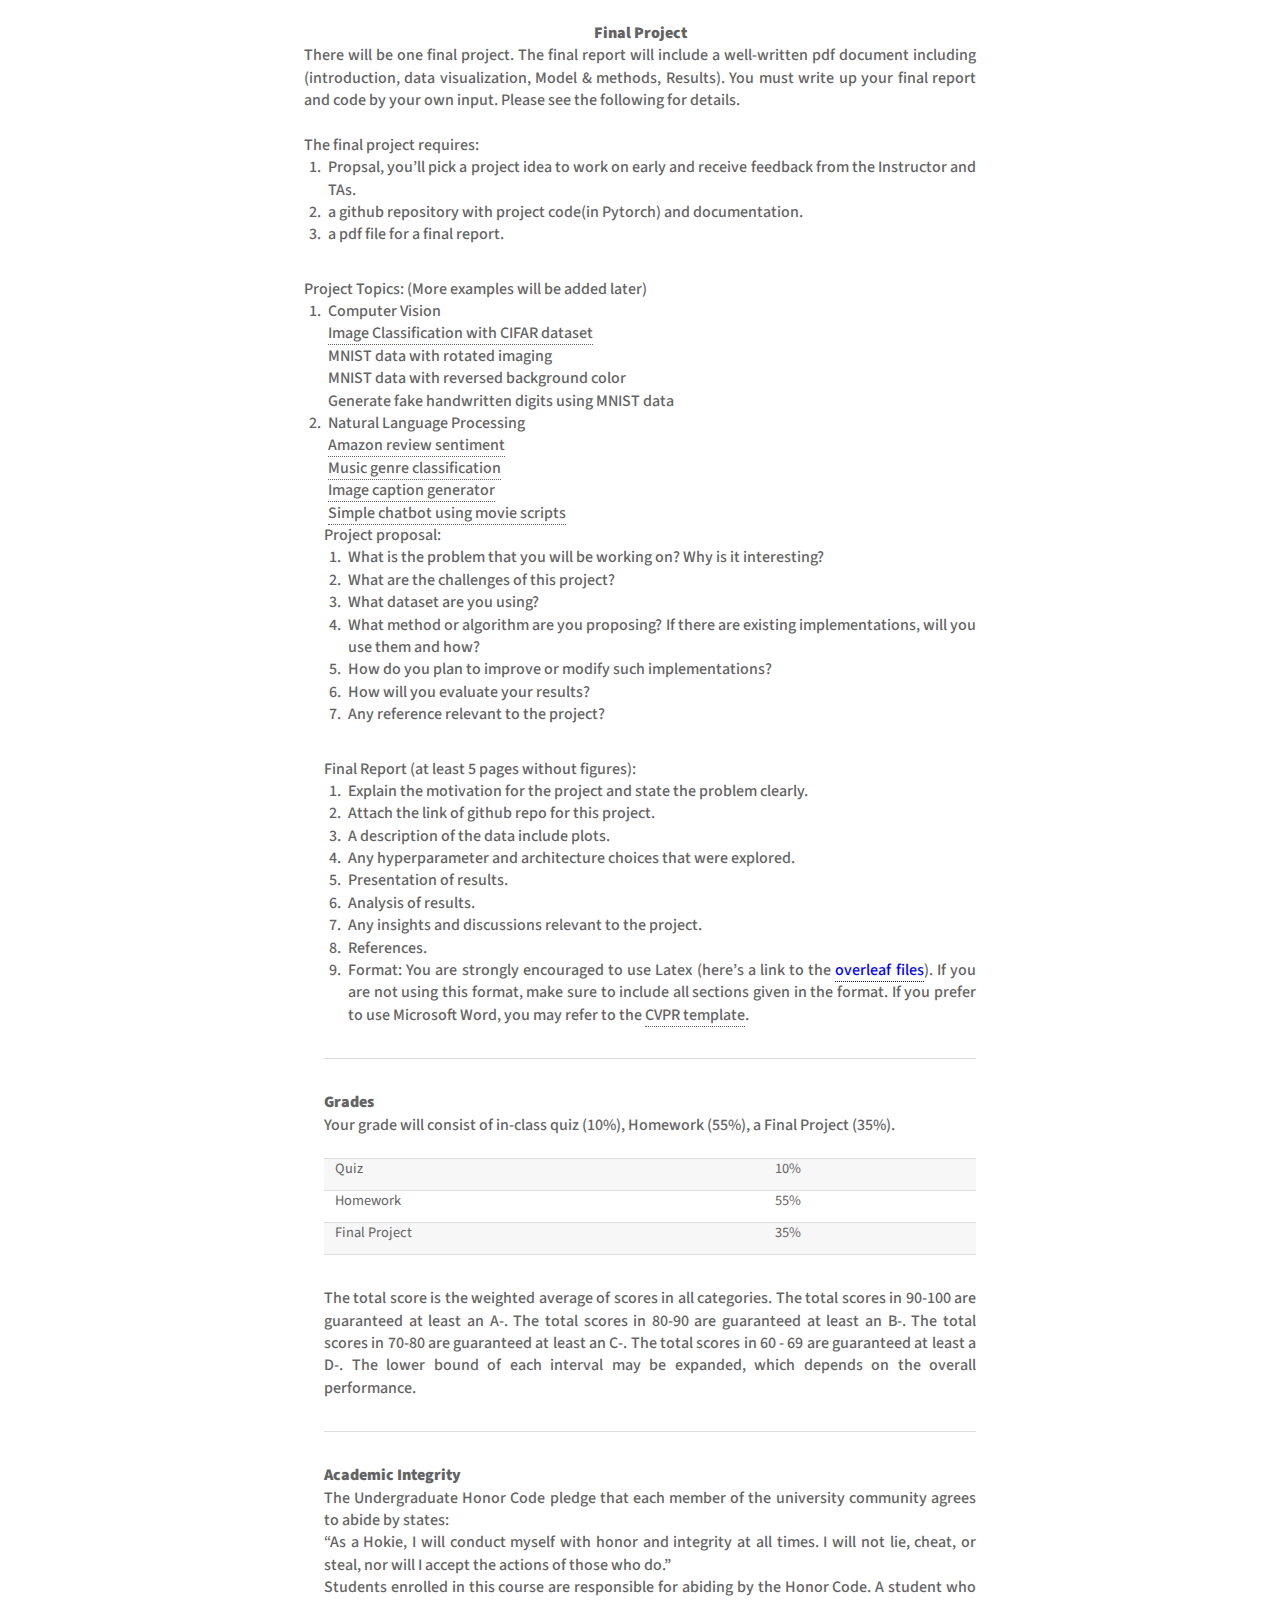
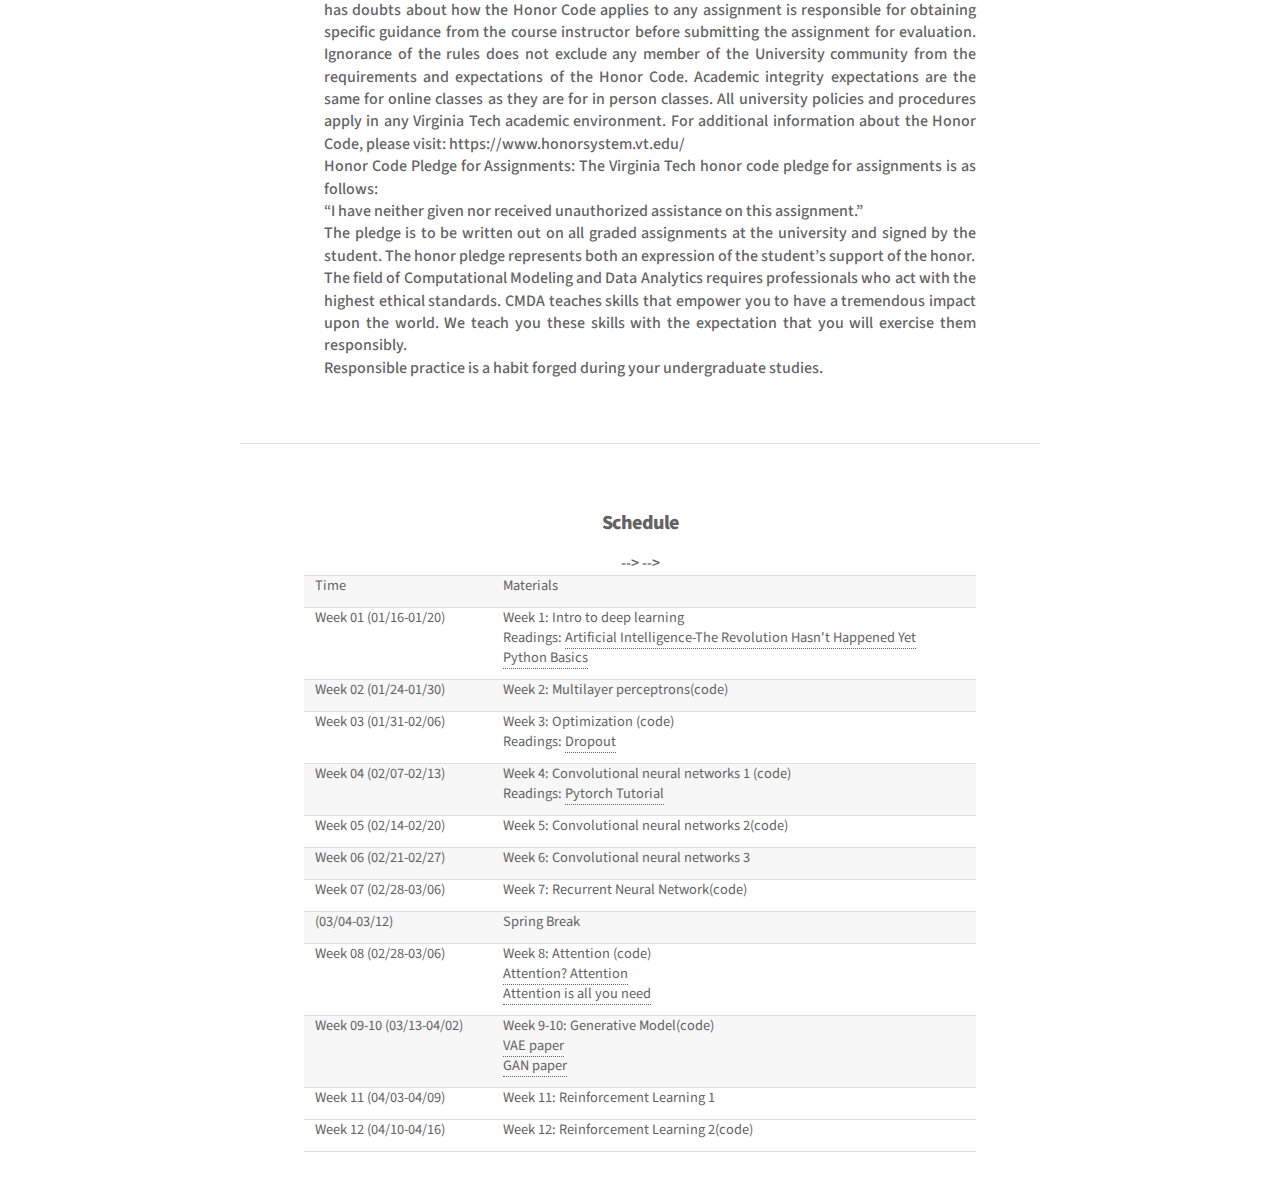
<file: courses/stat4984-spring-2025.html>
<!DOCTYPE HTML>
<!--
	html5up.net | @ajlkn
	Free for personal and commercial use under the CCA 3.0 license (html5up.net/license)
-->
<html>
	<head>
	<meta charset="utf-8">
	<title>STAT 4984</title>
	<meta name="keywords" content="Xin Xing, STAT 4984, Statistics, VT">
	<meta name="description" content="Course Webpage">
	<meta name="author" content="Xin Xing">

		<meta name="viewport" content="width=device-width, initial-scale=1, user-scalable=no" />
		<link rel="stylesheet" href="../assets/css/main.css" />
		<noscript><link rel="stylesheet" href="../assets/css/noscript.css" /></noscript>
	</head>

	<body class="is-preload">

		<!-- Wrapper -->
			<div id="wrapper">
				<!-- Nav -->
					<nav id="nav">
						<ul>
							<li><a href="#intro" class="active">Introduction</a></li>
							<li><a href="#first">Syllabus</a></li>
							<li><a href="#second">Schedule</a></li>
<!-- 							<li><a href="#cta">Get Started</a></li> -->
						</ul>
					</nav>

				<!-- Main -->
					<div id="main">


						<!-- Introduction -->

							<section id="intro" class="main special">
								<header class="major">
									<h2>STAT 4984</h2>
								</header>
                <header class="major">
                  <h3>Information</h3>
                </header>
<p align="justify"><strong>Topic:</strong>  Deep Learning<br></p>
<p align="justify"><strong>Lecture:</strong> In-person (TR:5:00-6:15PM), Location: (SMYTH 232)<br></p>
<p align="justify"><strong>Instructor</strong>: <a href="http://xin-xing.github.io/" style="color:blue"><u>Xin (Shayne) Xing</u></a>, Email: <a href="mailto:xinxing@vt.edu" style="color:blue">xinxing AT vt.edu</a> Office hour: Thursday, 2:30pm-3:30pm, D&DS 308<br></p> 



<br>

							</section>

						<!-- First Section -->

							<section id="first" class="main special">
								<header class="major">
									<h3>Syllabus</h3>
								</header>

<p><strong>Course description & Prerequisites</strong></p>


<p align="justify"><small>This class provides an in-depth introduction to deep learning, including algorithms, theoretical motivations, and how to implement it in practice. As part of the course, we will cover multilayer perceptrons, backpropagation, automatic differentiation, and stochastic gradient descent. We introduce convolutional networks for image processing, starting from the simple LeNet to more recent architectures. In addition, we discuss recent recurrent networks and the attention mechanism. In this course, we emphasize efficient implementation, optimization, and scalability. We use python as our programing language to implement the deep learning framework. The goal of the course is to provide both a good understanding and good ability to build a modern deep learning model and apply it to different types of real applications such as image processing and bioinformatics.
</small>
</p>

<br>
<p align="justify"><small> <strong>Prerequisites:</strong> An undergraduate-level understanding of probability, statistics, multivarate calculus, advanced python programing language, and linear algebra are assumed. </small></p>

<br>
<p align="justify"><small>All class materials are distributed
online; for example, you may view most class notes and homework
assignments on the <a href="#second">
Schedule</a>. <a href="https://canvas.vt.edu/"> Canvas</a> is
used to report scores from quizzes, homework and the final project. </small></p>

<hr size="1">
<p><strong>Recommended Text Book</strong>
<p class="content"><small><a href="https://d2l.ai/"><font color = "#4A4AFF"><u>Dive into Deep Learning
</u></font></a><br> 
Aston Zhang, Zachary C. Liption, Mu Li, and Alexander J. Smola
</small></p>
<p class="content"><small><a href="https://www.deeplearningbook.org/"><font color = "#4A4AFF"><u>Deep Learning
</u></font></a><br> 
Ian Goodfellow and Yoshua Bengio and Aaron Courville
</small></p>



<hr size="1">
<p><strong>In-class Quiz</strong>
  <p align="justify"><small>The in-class quiz (each 10 points) must be submitted in class. If the quiz is submitted in time, it will be guaranteed to have at least 5 points. If the quiz is not submitted in time, it will receive a zero score. </small></p>


<hr size="1">
<p><strong> Homework Assignments</strong></p>

<p align="justify"><small>Weekly homework assignments will be posted on Canvas unless otherwise announced in class. Late homework that overdue in 24 hours are penalized to 90% of its total score. Homework that overdue for more than 24 hours would not be accepted, and missed homework receive zero scores. Homework assignments must be submitted at Canvas. Grades will be returned to you on Canvas.
</small></p>


<p align="justify"><small>It is expected that students will read the slides and refereed materials listed in the <a href="#second">Schedule </a>. Your work must be legible, include name, and be submitted in a single python notebook (ipynb) file. You are expected to put in 6-8 hours of work outside of class. A few of you will do well with less
time than this, and a few of you will need more. You must write up your final answers and write your own code: copying homework solutions is not allowed. </small></p>



<hr size="1">
<p><strong>Final Project</strong></p>

<p align="justify"><small>There will be one final project. The final report will include a well-written pdf document including (introduction, data visualization, Model & methods, Results). You must write up your final report and code by your own input. Please see the following for details.
</small></p>
<br>
<p align="justify"><small>The final project requires:</small></p>
<ol align="justify">
<li>Propsal, you’ll pick a project idea to work on early and receive feedback from the Instructor and TAs.</li>
<li>a github repository with project code(in Pytorch) and documentation.</li>
<li>a pdf file for a final report.</li>
</ol>

<p align="justify"><small>Project Topics: (More examples will be added later)</small></p>
<ol align="justify">
<li>Computer Vision <br>
  <a href="https://www.cs.toronto.edu/~kriz/cifar.html">Image Classification with CIFAR dataset</a><br>
  MNIST data with rotated imaging<br>
  MNIST data with reversed background color<br>
  Generate fake handwritten digits using MNIST data<br>
</li>
<li>Natural Language Processing <br>
  <a href="https://www.kaggle.com/bittlingmayer/amazonreviews"> Amazon review sentiment</a><br>
  <a href="https://data-flair.training/blogs/python-project-music-genre-classification/"> Music genre classification </a><br>
  <a href="https://data-flair.training/blogs/python-based-project-image-caption-generator-cnn/
"> Image caption generator</a><br>
  <a href="https://www.cs.cornell.edu/~cristian/Cornell_Movie-Dialogs_Corpus.html"> Simple chatbot using movie scripts</a><br>
</li>


<p align="justify"><small>Project proposal:</small></p>
<ol align="justify">
<li>What is the problem that you will be working on? Why is it interesting?</li>
<li>What are the challenges of this project?</li>
<li>What dataset are you using? 
<li>What method or algorithm are you proposing? If there are existing implementations, will you use them and how? </li>
<li>How do you plan to improve or modify such implementations?</li>
<li>How will you evaluate your results? </li>
<li>Any reference relevant to the project?</li>
</ol>

<p align="justify"><small>Final Report (at least 5 pages without figures):</small></p>
<ol align="justify">
<li>Explain the motivation for the project and state the problem clearly. </li>
<li>Attach the link of github repo for this project. </li>
<li>A description of the data include plots. </li>
<li>Any hyperparameter and architecture choices that were explored. </li>
<li>Presentation of results. </li>
<li>Analysis of results. </li>
<li>Any insights and discussions relevant to the project. </li>
<li>References. </li>
<li>Format: You are strongly encouraged to use Latex (here’s a link to the <a href="https://www.overleaf.com/read/rfxjmzyqnddn", style="color:blue">overleaf files</a>). If you are not using this format, make sure to include all sections given in the format. If you prefer to use Microsoft Word, you may refer to the <a href="http://cvpr2019.thecvf.com/files/cvpr2019AuthorKit.zip"> CVPR template</a>.
</ol>

<hr size="1">
<p><strong>Grades</strong></p>

<p align="justify"><small>Your grade will consist of
 in-class quiz (10%), Homework (55%), a Final Project (35%).  </small></p>
<br>
<table>
  <tr>
    <th>Quiz</th>
    <th>10%</th>
  </tr>
    <tr>
    <th>Homework</th>
    <th>55%</th>
  </tr>
  <tr>
    <th>Final Project</th>
    <th>35%</th>
  </tr>

</table>

<p align="justify"><small>
The total score is the weighted average of scores in all  categories. The total scores in 90-100 are guaranteed at least an A-. The total scores in 80-90 are guaranteed at least an B-. The total scores in 70-80 are guaranteed at least an C-. The total scores in 60 - 69 are guaranteed at least a D-. The lower bound of each interval may be expanded, which depends on the overall performance.
</small></p>

<hr size="1">
<p><strong>Academic Integrity</strong></p>

<p align="justify">The Undergraduate Honor Code pledge that each member of the university community agrees to abide by states: </p>
<p>
“As a Hokie, I will conduct myself with honor and integrity at all times.  I will not lie, cheat, or steal, nor will I accept the actions of those who do.”
</p>
<p align="justify">Students enrolled in this course are responsible for abiding by the Honor Code. A student who has doubts about how the Honor Code applies to any assignment is responsible for obtaining specific guidance from the course instructor before submitting the assignment for evaluation. Ignorance of the rules does not exclude any member of the University community from the requirements and expectations of the Honor Code.  Academic integrity expectations are the same for online classes as they are for in person classes.  All university policies and procedures apply in any Virginia Tech academic environment.
For additional information about the Honor Code, please visit: https://www.honorsystem.vt.edu/ </p>
<p align="justify">
Honor Code Pledge for Assignments: The Virginia Tech honor code pledge for assignments is as follows:  </p>
<p>
“I have neither given nor received unauthorized assistance on this assignment.”
</p>
<p align="justify">The pledge is to be written out on all graded assignments at the university and signed by the student.  The honor pledge represents both an expression of the student’s support of the honor.</p>

<p align="justify">The field of Computational Modeling and Data Analytics requires professionals who act with the highest
ethical standards. CMDA teaches skills that empower you to have a tremendous impact upon the world.
We teach you these skills with the expectation that you will exercise them responsibly. </p>

<p align="justify"> Responsible practice is a habit forged during your undergraduate studies. 




</section>






<section id="second" class="main special">
	<header class="major">
		<h3>Schedule</h3>
	</header>

		
<table align="right">
  <tr>
    <th>Time</th>
    <th>Materials</th>
  </tr>


  <tr>
    <th>Week 01 (01/16-01/20)</th>
    <th>Week 1: Intro to deep learning <br> 
        Readings: <a href="https://hdsr.mitpress.mit.edu/pub/wot7mkc1/release/8"> Artificial Intelligence-The Revolution Hasn't Happened Yet </a><br>
        <a href="https://pythonbasics.org/"> Python Basics</a><br>
  </th>
  </tr>


  <tr>
  <th>Week 02 (01/24-01/30)</th>
    <th>Week 2: Multilayer perceptrons(code)<br> 
    </th>
    </tr> 

    <tr>
    <th>Week 03 (01/31-02/06)</th>
     <th>
        Week 3: Optimization (code)<br>
        Readings: <a href="https://jmlr.org/papers/v15/srivastava14a.html">Dropout</a>
    </th>
  </tr>


    <tr> 
    <th>Week 04 (02/07-02/13)</th>
    <th>
      Week 4: Convolutional neural networks 1 (code)<br>
      Readings: <a href="https://pytorch.org/tutorials/">Pytorch Tutorial</a>
    </th>    
  </tr>




    <tr> 
    <th>Week 05 (02/14-02/20)</th>
    <th>
      Week 5: Convolutional neural networks 2(code)<br>
    </th>
  </tr>


    <tr> 
    <th>Week 06 (02/21-02/27)</th>
    <th>
        Week 6:  Convolutional neural networks 3 <br>
    </th>
  </tr>


<tr> 
    <th>Week 07 (02/28-03/06)</th>
    <th>
      Week 7: Recurrent Neural Network(code)<br>
    </th>
  </tr>


      <tr> 
    <th>(03/04-03/12)</th>
      <th>
      Spring Break
      </th>
  </tr>


<tr> 
    <th>Week 08 (02/28-03/06)</th>
    <th>
      Week 8: Attention (code)<br>
      <a href="https://lilianweng.github.io/lil-log/2018/06/24/attention-attention.html"> Attention? Attention <br>
      <a href="https://arxiv.org/abs/1706.03762"> Attention is all you need </a>
    </th>
  </tr> -->


    <tr>
    <th>Week 09-10 (03/13-04/02)</th>
    <th>
      Week 9-10: Generative Model(code) <br>
      <a href="https://arxiv.org/abs/1312.6114"> VAE paper</a><br>
      <a href="https://arxiv.org/abs/1406.2661"> GAN paper</a><br>
    </th>
  </tr>
 -->



    <tr>
    <th>Week 11 (04/03-04/09)</th>
      <th>
       Week 11: Reinforcement Learning 1</a>  <br>
      </th>
  </tr>
    <tr> 

    <tr>
    <th>Week 12 (04/10-04/16)</th>
      <th>
       Week 12: Reinforcement Learning 2(code)</a> <br>
      </th>
  </tr>
    <tr> 


</table>

</section>



<br><br><br><br><br><br><br><br><br>
<br><br><br><br>
<br><br><br><br>




					</div>				<!-- Main -->

			</div>

		<!-- Scripts -->
			<script src="../assets/js/jquery.min.js"></script>
			<script src="../assets/js/jquery.scrollex.min.js"></script>
			<script src="../assets/js/jquery.scrolly.min.js"></script>
			<script src="../assets/js/browser.min.js"></script>
			<script src="../assets/js/breakpoints.min.js"></script>
			<script src="../assets/js/util.js"></script>
			<script src="../assets/js/main.js"></script>

	</body>
</html>
</file>
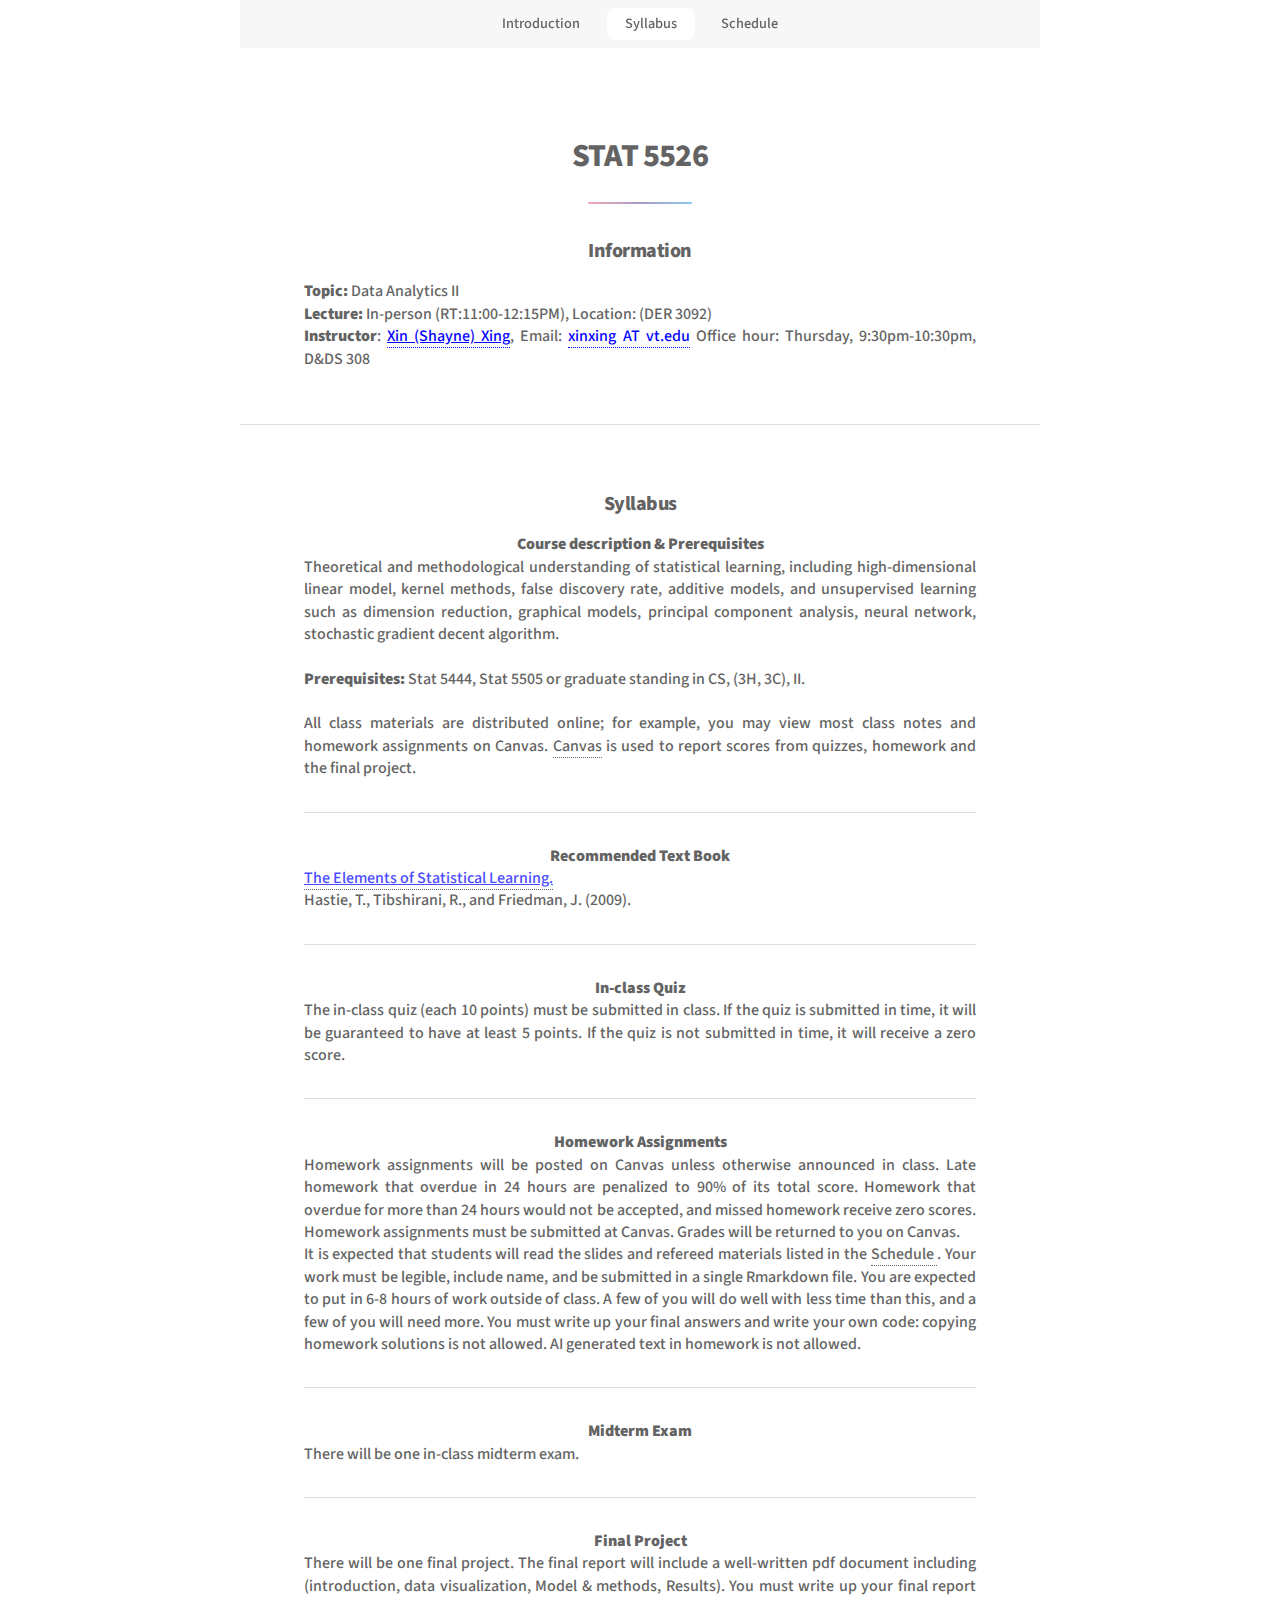
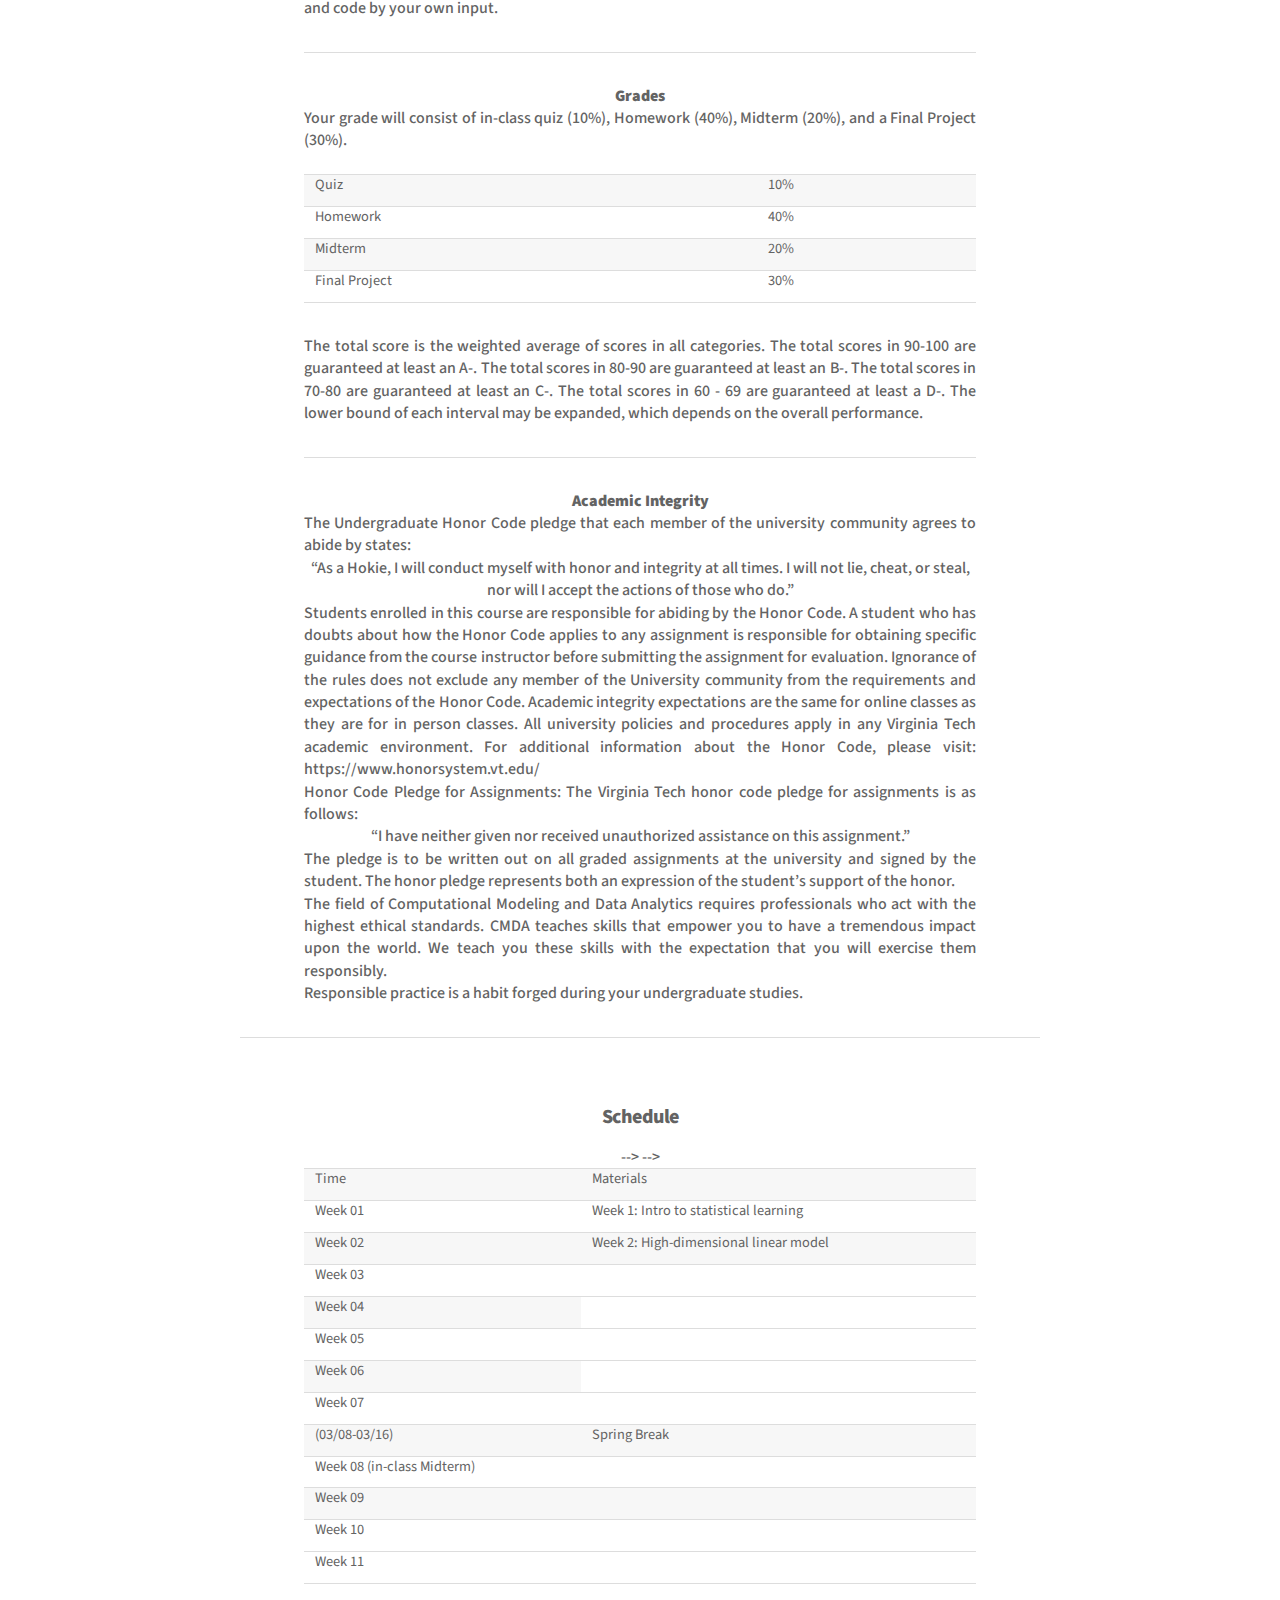
<file: courses/stat5526-spring-2025.html>
<!DOCTYPE HTML>
<!--
	html5up.net | @ajlkn
	Free for personal and commercial use under the CCA 3.0 license (html5up.net/license)
-->
<html>
	<head>
	<meta charset="utf-8">
	<title>STAT 5526</title>
	<meta name="keywords" content="Xin Xing, STAT 5526, Statistics, VT">
	<meta name="description" content="Course Webpage">
	<meta name="author" content="Xin Xing">

		<meta name="viewport" content="width=device-width, initial-scale=1, user-scalable=no" />
		<link rel="stylesheet" href="../assets/css/main.css" />
		<noscript><link rel="stylesheet" href="../assets/css/noscript.css" /></noscript>
	</head>

	<body class="is-preload">

		<!-- Wrapper -->
			<div id="wrapper">
				<!-- Nav -->
					<nav id="nav">
						<ul>
							<li><a href="#intro" class="active">Introduction</a></li>
							<li><a href="#first">Syllabus</a></li>
							<li><a href="#second">Schedule</a></li>
<!-- 							<li><a href="#cta">Get Started</a></li> -->
						</ul>
					</nav>

				<!-- Main -->
					<div id="main">


						<!-- Introduction -->

							<section id="intro" class="main special">
								<header class="major">
									<h2>STAT 5526</h2>
								</header>
                <header class="major">
                  <h3>Information</h3>
                </header>
<p align="justify"><strong>Topic:</strong>  Data Analytics II<br></p>
<p align="justify"><strong>Lecture:</strong> In-person (RT:11:00-12:15PM), Location: (DER 3092)<br></p>
<p align="justify"><strong>Instructor</strong>: <a href="http://xin-xing.github.io/" style="color:blue"><u>Xin (Shayne) Xing</u></a>, Email: <a href="mailto:xinxing@vt.edu" style="color:blue">xinxing AT vt.edu</a> Office hour: Thursday, 9:30pm-10:30pm, D&DS 308<br></p> 



<br>

							</section>

						<!-- First Section -->

							<section id="first" class="main special">
								<header class="major">
									<h3>Syllabus</h3>
								</header>

<p><strong>Course description & Prerequisites</strong></p>


<p align="justify"><small>Theoretical and methodological understanding of statistical learning, including high-dimensional linear model, kernel methods, false discovery rate, additive models,
and unsupervised learning such as dimension reduction, graphical models,
principal component analysis, neural network, stochastic gradient decent algorithm.
</small>
</p>

<br>
<p align="justify"><small> <strong>Prerequisites:</strong> Stat 5444, Stat 5505 or graduate standing in CS, (3H, 3C), II. </small></p>

<br>
<p align="justify"><small>All class materials are distributed
online; for example, you may view most class notes and homework
assignments on Canvas. <a href="https://canvas.vt.edu/"> Canvas</a> is
used to report scores from quizzes, homework and the final project. </small></p>

<hr size="1">
<p><strong>Recommended Text Book</strong>
<p class="content"><small><a href="http://www-stat.stanford.edu/~tibs/ElemStatLearn/"><font color = "#4A4AFF"><u> The Elements
of Statistical Learning.
</u></font></a><br> 
Hastie, T., Tibshirani, R., and Friedman, J. (2009).
</small></p>




<hr size="1">
<p><strong>In-class Quiz</strong>
  <p align="justify"><small>The in-class quiz (each 10 points) must be submitted in class. If the quiz is submitted in time, it will be guaranteed to have at least 5 points. If the quiz is not submitted in time, it will receive a zero score. </small></p>


<hr size="1">
<p><strong> Homework Assignments</strong></p>

<p align="justify"><small> Homework assignments will be posted on Canvas unless otherwise announced in class. Late homework that overdue in 24 hours are penalized to 90% of its total score. Homework that overdue for more than 24 hours would not be accepted, and missed homework receive zero scores. Homework assignments must be submitted at Canvas. Grades will be returned to you on Canvas.
</small></p>


<p align="justify"><small>It is expected that students will read the slides and refereed materials listed in the <a href="#second">Schedule </a>. Your work must be legible, include name, and be submitted in a single Rmarkdown file. You are expected to put in 6-8 hours of work outside of class. A few of you will do well with less
time than this, and a few of you will need more. You must write up your final answers and write your own code: copying homework solutions is not allowed. AI generated text in homework is not allowed. </small></p>


<hr size="1">
<p><strong>Midterm Exam</strong></p>

<p align="justify"><small>There will be one in-class midterm exam.</small></p>

<hr size="1">
<p><strong>Final Project</strong></p>

<p align="justify"><small>There will be one final project. The final report will include a well-written pdf document including (introduction, data visualization, Model & methods, Results). You must write up your final report and code by your own input. 
</small></p>


<hr size="1">
<p><strong>Grades</strong></p>

<p align="justify"><small>Your grade will consist of
 in-class quiz (10%), Homework (40%), Midterm (20%), and a Final Project (30%).  </small></p>
<br>
<table>
  <tr>
    <th>Quiz</th>
    <th>10%</th>
  </tr>
    <tr>
    <th>Homework</th>
    <th>40%</th>
  </tr>
  <tr>
    <th>Midterm</th>
    <th>20%</th>
  </tr>
  <tr>
    <th>Final Project</th>
    <th>30%</th>
  </tr>

</table>

<p align="justify"><small>
The total score is the weighted average of scores in all  categories. The total scores in 90-100 are guaranteed at least an A-. The total scores in 80-90 are guaranteed at least an B-. The total scores in 70-80 are guaranteed at least an C-. The total scores in 60 - 69 are guaranteed at least a D-. The lower bound of each interval may be expanded, which depends on the overall performance.
</small></p>

<hr size="1">
<p><strong>Academic Integrity</strong></p>

<p align="justify">The Undergraduate Honor Code pledge that each member of the university community agrees to abide by states: </p>
<p>
“As a Hokie, I will conduct myself with honor and integrity at all times.  I will not lie, cheat, or steal, nor will I accept the actions of those who do.”
</p>
<p align="justify">Students enrolled in this course are responsible for abiding by the Honor Code. A student who has doubts about how the Honor Code applies to any assignment is responsible for obtaining specific guidance from the course instructor before submitting the assignment for evaluation. Ignorance of the rules does not exclude any member of the University community from the requirements and expectations of the Honor Code.  Academic integrity expectations are the same for online classes as they are for in person classes.  All university policies and procedures apply in any Virginia Tech academic environment.
For additional information about the Honor Code, please visit: https://www.honorsystem.vt.edu/ </p>
<p align="justify">
Honor Code Pledge for Assignments: The Virginia Tech honor code pledge for assignments is as follows:  </p>
<p>
“I have neither given nor received unauthorized assistance on this assignment.”
</p>
<p align="justify">The pledge is to be written out on all graded assignments at the university and signed by the student.  The honor pledge represents both an expression of the student’s support of the honor.</p>

<p align="justify">The field of Computational Modeling and Data Analytics requires professionals who act with the highest
ethical standards. CMDA teaches skills that empower you to have a tremendous impact upon the world.
We teach you these skills with the expectation that you will exercise them responsibly. </p>

<p align="justify"> Responsible practice is a habit forged during your undergraduate studies. 




</section>






<section id="second" class="main special">
	<header class="major">
		<h3>Schedule</h3>
	</header>

		
<table align="right">
  <tr>
    <th>Time</th>
    <th>Materials</th>
  </tr>


  <tr>
    <th>Week 01</th>
    <th>Week 1: Intro to statistical learning <br> 
  </th>
  </tr>


  <tr>
  <th>Week 02</th>
    <th>Week 2: High-dimensional linear model<br> 
    </th>
    </tr> 

    <tr>
    <th>Week 03</th>
<!--      <th>
        Week 3: Optimization (code)<br>
        Readings: <a href="https://jmlr.org/papers/v15/srivastava14a.html">Dropout</a>
    </th> -->
  </tr>


    <tr> 
    <th>Week 04</th>
<!--     <th>
      Week 4: Convolutional neural networks 1 (code)<br>
      Readings: <a href="https://pytorch.org/tutorials/">Pytorch Tutorial</a>
    </th>  -->   
  </tr>




    <tr> 
    <th>Week 05</th>
<!--     <th>
      Week 5: Convolutional neural networks 2(code)<br>
    </th> -->
  </tr>


    <tr> 
    <th>Week 06</th>
<!--     <th>
        Week 6:  Convolutional neural networks 3 <br>
    </th> -->
  </tr>


<tr> 
    <th>Week 07</th>
<!--     <th>
      Week 7: Recurrent Neural Network(code)<br>
    </th> -->
  </tr>


      <tr> 
    <th>(03/08-03/16)</th>
      <th>
      Spring Break
      </th>
  </tr>


<tr> 
    <th>Week 08 (in-class Midterm) </th>
<!--     <th>
      Week 8: Attention (code)<br>
      <a href="https://lilianweng.github.io/lil-log/2018/06/24/attention-attention.html"> Attention? Attention <br>
      <a href="https://arxiv.org/abs/1706.03762"> Attention is all you need </a>
    </th> -->
  </tr> -->


    <tr>
    <th>Week 09</th>
    <th>
<!--       Week 9-10: Generative Model(code) <br>
      <a href="https://arxiv.org/abs/1312.6114"> VAE paper</a><br>
      <a href="https://arxiv.org/abs/1406.2661"> GAN paper</a><br>
    </th> -->
  </tr>
 -->



    <tr>
    <th>Week 10</th>
<!--       <th>
       Week 11: Reinforcement Learning 1</a>  <br>
      </th> -->
  </tr>
    <tr> 

    <tr>
    <th>Week 11</th>
<!--       <th>
       Week 12: Reinforcement Learning 2(code)</a> <br>
      </th> -->
  </tr>
    <tr> 


</table>

</section>



<br><br><br><br><br><br><br><br><br>
<br><br><br><br>
<br><br><br><br>




					</div>				<!-- Main -->

			</div>

		<!-- Scripts -->
			<script src="../assets/js/jquery.min.js"></script>
			<script src="../assets/js/jquery.scrollex.min.js"></script>
			<script src="../assets/js/jquery.scrolly.min.js"></script>
			<script src="../assets/js/browser.min.js"></script>
			<script src="../assets/js/breakpoints.min.js"></script>
			<script src="../assets/js/util.js"></script>
			<script src="../assets/js/main.js"></script>

	</body>
</html>
</file>
<file: assets/css/noscript.css>
/*
	Stellar by HTML5 UP
	html5up.net | @ajlkn
	Free for personal and commercial use under the CCA 3.0 license (html5up.net/license)
*/

/* Header */

	body.is-preload #header.alt > * {
		opacity: 1;
	}

	body.is-preload #header.alt .logo {
		-moz-transform: none;
		-webkit-transform: none;
		-ms-transform: none;
		transform: none;
	}
</file>
<file: assets/css/main.css>
@import url(fontawesome-all.min.css);
@import 'https://fonts.googleapis.com/css?family=Source+Sans+Pro:300,400';

/*
	Stellar by HTML5 UP
	html5up.net | @ajlkn
	Free for personal and commercial use under the CCA 3.0 license (html5up.net/license)
*/

html, body, div, span, applet, object,
iframe, h1, h2, h3, h4, h5, h6, p, blockquote,
pre, a, abbr, acronym, address, big, cite,
code, del, dfn, em, img, ins, kbd, q, s, samp,
small, strike, strong, sub, sup, tt, var, b,
u, i, center, dl, dt, dd, ol, ul, li, fieldset,
form, label, legend, table, caption, tbody,
tfoot, thead, tr, th, td, article, aside,
canvas, details, embed, figure, figcaption,
footer, header, hgroup, menu, nav, output, ruby,
section, summary, time, mark, audio, video {
	margin: 0;
	padding: 0;
	border: 0;
	font-size: 100%;
	font: inherit;
	vertical-align: baseline;}

article, aside, details, figcaption, figure,
footer, header, hgroup, menu, nav, section {
	display: block;}

body {
	line-height: 1;
}

ol, ul {
	list-style: none;
}

blockquote, q {
	quotes: none;
}

	blockquote:before, blockquote:after, q:before, q:after {
		content: '';
		content: none;
	}

table {
	border-collapse: collapse;
	border-spacing: 0;
}

body {
	-webkit-text-size-adjust: none;
}

mark {
	background-color: transparent;
	color: inherit;
}

input::-moz-focus-inner {
	border: 0;
	padding: 0;
}

input, select, textarea {
	-moz-appearance: none;
	-webkit-appearance: none;
	-ms-appearance: none;
	appearance: none;
}

/* Basic */

	@-ms-viewport {
		width: device-width;
	}

	body {
		-ms-overflow-style: scrollbar;
	}

	@media screen and (max-width: 480px) {

		html, body {
			min-width: 320px;
		}

	}

	html {
		box-sizing: border-box;
	}

	*, *:before, *:after {
		box-sizing: inherit;
	}
/*
	body {
		background-color: #ffffff;
		background-image: url("images/overlay.png"), -moz-linear-gradient(45deg, #e37682 15%, #5f4d93 85%);
		background-image: url("images/overlay.png"), -webkit-linear-gradient(45deg, #e37682 15%, #5f4d93 85%);
		background-image: url("images/overlay.png"), -ms-linear-gradient(45deg, #e37682 15%, #5f4d93 85%);
		background-image: url("images/overlay.png"), linear-gradient(45deg, #e37682 15%, #5f4d93 85%);
	}
*/
		body.is-preload *, body.is-preload *:before, body.is-preload *:after {
			-moz-animation: none !important;
			-webkit-animation: none !important;
			-ms-animation: none !important;
			animation: none !important;
			-moz-transition: none !important;
			-webkit-transition: none !important;
			-ms-transition: none !important;
			transition: none !important;
		}

/* Type */

	body {
		background-color: #ffffff;
		color: rgba(253, 254, 254, 0.65);

	}

	body, input, select, textarea {
		font-family: "Source Sans Pro", Helvetica, sans-serif;
		font-size: 14pt;
		font-weight: 500;
		line-height: 1.4;
	}

		@media screen and (max-width: 1680px) {

			body, input, select, textarea {
				font-size: 14pt;
			}

		}

		@media screen and (max-width: 1280px) {

			body, input, select, textarea {
				font-size: 12pt;
			}

		}

		@media screen and (max-width: 360px) {

			body, input, select, textarea {
				font-size: 11pt;
			}

		}

	a {
		-moz-transition: color 0.2s ease, border-bottom 0.2s ease;
		-webkit-transition: color 0.2s ease, border-bottom 0.2s ease;
		-ms-transition: color 0.2s ease, border-bottom 0.2s ease;
		transition: color 0.2s ease, border-bottom 0.2s ease;
		text-decoration: none;
		border-bottom: dotted 1px;
		color: inherit;
	}

		a:hover {
			border-bottom-color: transparent;
		}

	strong, b {
		font-weight: 1000;
	}

	em, i {
		font-style: italic;
	}

	p {
		margin: 0 0 0 0;
	}

		p.content {
			-moz-columns: 20em 1;
			-webkit-columns: 20em 1;
			-ms-columns: 20em 1;
			columns: 20em 1;
			-moz-column-gap: 1em;
			-webkit-column-gap: 2em;
			-ms-column-gap: 2em;
			column-gap: 2em;
			text-align: justify;
		}

	h1, h2, h3, h4, h5, h6 {
		font-weight: 800;
		line-height: 1.5;
		margin: 0 0 0.7em 0;
		letter-spacing: -0.025em;
	}

		h1 a, h2 a, h3 a, h4 a, h5 a, h6 a {
			color: inherit;
			text-decoration: none;
		}

	h1 {
		font-size: 2.5em;
		line-height: 1.2;
	}

	h2 {
		font-size: 1.5em;
	}

	h3 {
		font-size: 1.25em;
	}

	h4 {
		font-size: 1.1em;
	}

	h5 {
		font-size: 0.9em;
	}

	h6 {
		font-size: 0.7em;
	}

	@media screen and (max-width: 736px) {

		h1 {
			font-size: 2em;
		}

	}

	sub {
		font-size: 0.8em;
		position: relative;
		top: 0.5em;
	}

	sup {
		font-size: 0.8em;
		position: relative;
		top: -0.5em;
	}

	blockquote {
		border-left: solid 4px;
		font-style: italic;
		margin: 0 0 2em 0;
		padding: 0.5em 0 0.5em 2em;
	}

	code {
		border-radius: 8px;
		border: solid 1px;
		font-family: "Courier New", monospace;
		font-size: 0.9em;
		margin: 0 0.25em;
		padding: 0.25em 0.65em;
	}

	pre {
		-webkit-overflow-scrolling: touch;
		font-family: "Courier New", monospace;
		font-size: 0.9em;
		margin: 0 0 2em 0;
	}

		pre code {
			display: block;
			line-height: 1.75;
			padding: 1em 1.5em;
			overflow-x: auto;
		}

	hr {
		border: 0;
		border-bottom: solid 1px;
		margin: 2em 0;
	}

		hr.major {
			margin: 3em 0;
		}

	.align-left {
		text-align: left;
	}

	.align-center {
		text-align: center;
	}

	.align-right {
		text-align: right;
	}

	input, select, textarea {
		color: #ffffff;
	}

	a:hover {
		color: #ffffff;
	}

	strong, b {
		color: #ffffff;
	}

	h1, h2, h3, h4, h5, h6 {
		color: #ffffff;
	}

	blockquote {
		border-left-color: rgba(255, 255, 255, 0.35);
	}

	code {
		background: rgba(255, 255, 255, 0.075);
		border-color: rgba(255, 255, 255, 0.35);
	}

	hr {
		border-bottom-color: rgba(255, 255, 255, 0.35);
	}

/* Row */

	.row {
		display: flex;
		flex-wrap: wrap;
		box-sizing: border-box;
		align-items: stretch;
	}

		.row > * {
			box-sizing: border-box;
		}

		.row.gtr-uniform > * > :last-child {
			margin-bottom: 0;
		}

		.row.aln-left {
			justify-content: flex-start;
		}

		.row.aln-center {
			justify-content: center;
		}

		.row.aln-right {
			justify-content: flex-end;
		}

		.row.aln-top {
			align-items: flex-start;
		}

		.row.aln-middle {
			align-items: center;
		}

		.row.aln-bottom {
			align-items: flex-end;
		}

		.row > .imp {
			order: -1;
		}

		.row > .col-1 {
			width: 8.33333%;
		}

		.row > .off-1 {
			margin-left: 8.33333%;
		}

		.row > .col-2 {
			width: 16.66667%;
		}

		.row > .off-2 {
			margin-left: 16.66667%;
		}

		.row > .col-3 {
			width: 25%;
		}

		.row > .off-3 {
			margin-left: 25%;
		}

		.row > .col-4 {
			width: 33.33333%;
		}

		.row > .off-4 {
			margin-left: 33.33333%;
		}

		.row > .col-5 {
			width: 41.66667%;
		}

		.row > .off-5 {
			margin-left: 41.66667%;
		}

		.row > .col-6 {
			width: 50%;
		}

		.row > .off-6 {
			margin-left: 50%;
		}

		.row > .col-7 {
			width: 58.33333%;
		}

		.row > .off-7 {
			margin-left: 58.33333%;
		}

		.row > .col-8 {
			width: 66.66667%;
		}

		.row > .off-8 {
			margin-left: 66.66667%;
		}

		.row > .col-9 {
			width: 75%;
		}

		.row > .off-9 {
			margin-left: 75%;
		}

		.row > .col-10 {
			width: 83.33333%;
		}

		.row > .off-10 {
			margin-left: 83.33333%;
		}

		.row > .col-11 {
			width: 91.66667%;
		}

		.row > .off-11 {
			margin-left: 91.66667%;
		}

		.row > .col-12 {
			width: 100%;
		}

		.row > .off-12 {
			margin-left: 100%;
		}

		.row.gtr-0 {
			margin-top: 0;
			margin-left: 0em;
		}

			.row.gtr-0 > * {
				padding: 0 0 0 0em;
			}

			.row.gtr-0.gtr-uniform {
				margin-top: 0em;
			}

				.row.gtr-0.gtr-uniform > * {
					padding-top: 0em;
				}

		.row.gtr-25 {
			margin-top: 0;
			margin-left: -0.375em;
		}

			.row.gtr-25 > * {
				padding: 0 0 0 0.375em;
			}

			.row.gtr-25.gtr-uniform {
				margin-top: -0.375em;
			}

				.row.gtr-25.gtr-uniform > * {
					padding-top: 0.375em;
				}

		.row.gtr-50 {
			margin-top: 0;
			margin-left: -0.75em;
		}

			.row.gtr-50 > * {
				padding: 0 0 0 0.75em;
			}

			.row.gtr-50.gtr-uniform {
				margin-top: -0.75em;
			}

				.row.gtr-50.gtr-uniform > * {
					padding-top: 0.75em;
				}

		.row {
			margin-top: 0;
			margin-left: -1.5em;
		}

			.row > * {
				padding: 0 0 0 1.5em;
			}

			.row.gtr-uniform {
				margin-top: -1.5em;
			}

				.row.gtr-uniform > * {
					padding-top: 1.5em;
				}

		.row.gtr-150 {
			margin-top: 0;
			margin-left: -2.25em;
		}

			.row.gtr-150 > * {
				padding: 0 0 0 2.25em;
			}

			.row.gtr-150.gtr-uniform {
				margin-top: -2.25em;
			}

				.row.gtr-150.gtr-uniform > * {
					padding-top: 2.25em;
				}

		.row.gtr-200 {
			margin-top: 0;
			margin-left: -3em;
		}

			.row.gtr-200 > * {
				padding: 0 0 0 3em;
			}

			.row.gtr-200.gtr-uniform {
				margin-top: -3em;
			}

				.row.gtr-200.gtr-uniform > * {
					padding-top: 3em;
				}

		@media screen and (max-width: 1680px) {

			.row {
				display: flex;
				flex-wrap: wrap;
				box-sizing: border-box;
				align-items: stretch;
			}

				.row > * {
					box-sizing: border-box;
				}

				.row.gtr-uniform > * > :last-child {
					margin-bottom: 0;
				}

				.row.aln-left {
					justify-content: flex-start;
				}

				.row.aln-center {
					justify-content: center;
				}

				.row.aln-right {
					justify-content: flex-end;
				}

				.row.aln-top {
					align-items: flex-start;
				}

				.row.aln-middle {
					align-items: center;
				}

				.row.aln-bottom {
					align-items: flex-end;
				}

				.row > .imp-xlarge {
					order: -1;
				}

				.row > .col-1-xlarge {
					width: 8.33333%;
				}

				.row > .off-1-xlarge {
					margin-left: 8.33333%;
				}

				.row > .col-2-xlarge {
					width: 16.66667%;
				}

				.row > .off-2-xlarge {
					margin-left: 16.66667%;
				}

				.row > .col-3-xlarge {
					width: 25%;
				}

				.row > .off-3-xlarge {
					margin-left: 25%;
				}

				.row > .col-4-xlarge {
					width: 33.33333%;
				}

				.row > .off-4-xlarge {
					margin-left: 33.33333%;
				}

				.row > .col-5-xlarge {
					width: 41.66667%;
				}

				.row > .off-5-xlarge {
					margin-left: 41.66667%;
				}

				.row > .col-6-xlarge {
					width: 50%;
				}

				.row > .off-6-xlarge {
					margin-left: 50%;
				}

				.row > .col-7-xlarge {
					width: 58.33333%;
				}

				.row > .off-7-xlarge {
					margin-left: 58.33333%;
				}

				.row > .col-8-xlarge {
					width: 66.66667%;
				}

				.row > .off-8-xlarge {
					margin-left: 66.66667%;
				}

				.row > .col-9-xlarge {
					width: 75%;
				}

				.row > .off-9-xlarge {
					margin-left: 75%;
				}

				.row > .col-10-xlarge {
					width: 83.33333%;
				}

				.row > .off-10-xlarge {
					margin-left: 83.33333%;
				}

				.row > .col-11-xlarge {
					width: 91.66667%;
				}

				.row > .off-11-xlarge {
					margin-left: 91.66667%;
				}

				.row > .col-12-xlarge {
					width: 100%;
				}

				.row > .off-12-xlarge {
					margin-left: 100%;
				}

				.row.gtr-0 {
					margin-top: 0;
					margin-left: 0em;
				}

					.row.gtr-0 > * {
						padding: 0 0 0 0em;
					}

					.row.gtr-0.gtr-uniform {
						margin-top: 0em;
					}

						.row.gtr-0.gtr-uniform > * {
							padding-top: 0em;
						}

				.row.gtr-25 {
					margin-top: 0;
					margin-left: -0.375em;
				}

					.row.gtr-25 > * {
						padding: 0 0 0 0.375em;
					}

					.row.gtr-25.gtr-uniform {
						margin-top: -0.375em;
					}

						.row.gtr-25.gtr-uniform > * {
							padding-top: 0.375em;
						}

				.row.gtr-50 {
					margin-top: 0;
					margin-left: -0.75em;
				}

					.row.gtr-50 > * {
						padding: 0 0 0 0.75em;
					}

					.row.gtr-50.gtr-uniform {
						margin-top: -0.75em;
					}

						.row.gtr-50.gtr-uniform > * {
							padding-top: 0.75em;
						}

				.row {
					margin-top: 0;
					margin-left: -1.5em;
				}

					.row > * {
						padding: 0 0 0 1.5em;
					}

					.row.gtr-uniform {
						margin-top: -1.5em;
					}

						.row.gtr-uniform > * {
							padding-top: 1.5em;
						}

				.row.gtr-150 {
					margin-top: 0;
					margin-left: -2.25em;
				}

					.row.gtr-150 > * {
						padding: 0 0 0 2.25em;
					}

					.row.gtr-150.gtr-uniform {
						margin-top: -2.25em;
					}

						.row.gtr-150.gtr-uniform > * {
							padding-top: 2.25em;
						}

				.row.gtr-200 {
					margin-top: 0;
					margin-left: -3em;
				}

					.row.gtr-200 > * {
						padding: 0 0 0 3em;
					}

					.row.gtr-200.gtr-uniform {
						margin-top: -3em;
					}

						.row.gtr-200.gtr-uniform > * {
							padding-top: 3em;
						}

		}

		@media screen and (max-width: 1280px) {

			.row {
				display: flex;
				flex-wrap: wrap;
				box-sizing: border-box;
				align-items: stretch;
			}

				.row > * {
					box-sizing: border-box;
				}

				.row.gtr-uniform > * > :last-child {
					margin-bottom: 0;
				}

				.row.aln-left {
					justify-content: flex-start;
				}

				.row.aln-center {
					justify-content: center;
				}

				.row.aln-right {
					justify-content: flex-end;
				}

				.row.aln-top {
					align-items: flex-start;
				}

				.row.aln-middle {
					align-items: center;
				}

				.row.aln-bottom {
					align-items: flex-end;
				}

				.row > .imp-large {
					order: -1;
				}

				.row > .col-1-large {
					width: 8.33333%;
				}

				.row > .off-1-large {
					margin-left: 8.33333%;
				}

				.row > .col-2-large {
					width: 16.66667%;
				}

				.row > .off-2-large {
					margin-left: 16.66667%;
				}

				.row > .col-3-large {
					width: 25%;
				}

				.row > .off-3-large {
					margin-left: 25%;
				}

				.row > .col-4-large {
					width: 33.33333%;
				}

				.row > .off-4-large {
					margin-left: 33.33333%;
				}

				.row > .col-5-large {
					width: 41.66667%;
				}

				.row > .off-5-large {
					margin-left: 41.66667%;
				}

				.row > .col-6-large {
					width: 50%;
				}

				.row > .off-6-large {
					margin-left: 50%;
				}

				.row > .col-7-large {
					width: 58.33333%;
				}

				.row > .off-7-large {
					margin-left: 58.33333%;
				}

				.row > .col-8-large {
					width: 66.66667%;
				}

				.row > .off-8-large {
					margin-left: 66.66667%;
				}

				.row > .col-9-large {
					width: 75%;
				}

				.row > .off-9-large {
					margin-left: 75%;
				}

				.row > .col-10-large {
					width: 83.33333%;
				}

				.row > .off-10-large {
					margin-left: 83.33333%;
				}

				.row > .col-11-large {
					width: 91.66667%;
				}

				.row > .off-11-large {
					margin-left: 91.66667%;
				}

				.row > .col-12-large {
					width: 100%;
				}

				.row > .off-12-large {
					margin-left: 100%;
				}

				.row.gtr-0 {
					margin-top: 0;
					margin-left: 0em;
				}

					.row.gtr-0 > * {
						padding: 0 0 0 0em;
					}

					.row.gtr-0.gtr-uniform {
						margin-top: 0em;
					}

						.row.gtr-0.gtr-uniform > * {
							padding-top: 0em;
						}

				.row.gtr-25 {
					margin-top: 0;
					margin-left: -0.375em;
				}

					.row.gtr-25 > * {
						padding: 0 0 0 0.375em;
					}

					.row.gtr-25.gtr-uniform {
						margin-top: -0.375em;
					}

						.row.gtr-25.gtr-uniform > * {
							padding-top: 0.375em;
						}

				.row.gtr-50 {
					margin-top: 0;
					margin-left: -0.75em;
				}

					.row.gtr-50 > * {
						padding: 0 0 0 0.75em;
					}

					.row.gtr-50.gtr-uniform {
						margin-top: -0.75em;
					}

						.row.gtr-50.gtr-uniform > * {
							padding-top: 0.75em;
						}

				.row {
					margin-top: 0;
					margin-left: -1.5em;
				}

					.row > * {
						padding: 0 0 0 1.5em;
					}

					.row.gtr-uniform {
						margin-top: -1.5em;
					}

						.row.gtr-uniform > * {
							padding-top: 1.5em;
						}

				.row.gtr-150 {
					margin-top: 0;
					margin-left: -2.25em;
				}

					.row.gtr-150 > * {
						padding: 0 0 0 2.25em;
					}

					.row.gtr-150.gtr-uniform {
						margin-top: -2.25em;
					}

						.row.gtr-150.gtr-uniform > * {
							padding-top: 2.25em;
						}

				.row.gtr-200 {
					margin-top: 0;
					margin-left: -3em;
				}

					.row.gtr-200 > * {
						padding: 0 0 0 3em;
					}

					.row.gtr-200.gtr-uniform {
						margin-top: -3em;
					}

						.row.gtr-200.gtr-uniform > * {
							padding-top: 3em;
						}

		}

		@media screen and (max-width: 980px) {

			.row {
				display: flex;
				flex-wrap: wrap;
				box-sizing: border-box;
				align-items: stretch;
			}

				.row > * {
					box-sizing: border-box;
				}

				.row.gtr-uniform > * > :last-child {
					margin-bottom: 0;
				}

				.row.aln-left {
					justify-content: flex-start;
				}

				.row.aln-center {
					justify-content: center;
				}

				.row.aln-right {
					justify-content: flex-end;
				}

				.row.aln-top {
					align-items: flex-start;
				}

				.row.aln-middle {
					align-items: center;
				}

				.row.aln-bottom {
					align-items: flex-end;
				}

				.row > .imp-medium {
					order: -1;
				}

				.row > .col-1-medium {
					width: 8.33333%;
				}

				.row > .off-1-medium {
					margin-left: 8.33333%;
				}

				.row > .col-2-medium {
					width: 16.66667%;
				}

				.row > .off-2-medium {
					margin-left: 16.66667%;
				}

				.row > .col-3-medium {
					width: 25%;
				}

				.row > .off-3-medium {
					margin-left: 25%;
				}

				.row > .col-4-medium {
					width: 33.33333%;
				}

				.row > .off-4-medium {
					margin-left: 33.33333%;
				}

				.row > .col-5-medium {
					width: 41.66667%;
				}

				.row > .off-5-medium {
					margin-left: 41.66667%;
				}

				.row > .col-6-medium {
					width: 50%;
				}

				.row > .off-6-medium {
					margin-left: 50%;
				}

				.row > .col-7-medium {
					width: 58.33333%;
				}

				.row > .off-7-medium {
					margin-left: 58.33333%;
				}

				.row > .col-8-medium {
					width: 66.66667%;
				}

				.row > .off-8-medium {
					margin-left: 66.66667%;
				}

				.row > .col-9-medium {
					width: 75%;
				}

				.row > .off-9-medium {
					margin-left: 75%;
				}

				.row > .col-10-medium {
					width: 83.33333%;
				}

				.row > .off-10-medium {
					margin-left: 83.33333%;
				}

				.row > .col-11-medium {
					width: 91.66667%;
				}

				.row > .off-11-medium {
					margin-left: 91.66667%;
				}

				.row > .col-12-medium {
					width: 100%;
				}

				.row > .off-12-medium {
					margin-left: 100%;
				}

				.row.gtr-0 {
					margin-top: 0;
					margin-left: 0em;
				}

					.row.gtr-0 > * {
						padding: 0 0 0 0em;
					}

					.row.gtr-0.gtr-uniform {
						margin-top: 0em;
					}

						.row.gtr-0.gtr-uniform > * {
							padding-top: 0em;
						}

				.row.gtr-25 {
					margin-top: 0;
					margin-left: -0.375em;
				}

					.row.gtr-25 > * {
						padding: 0 0 0 0.375em;
					}

					.row.gtr-25.gtr-uniform {
						margin-top: -0.375em;
					}

						.row.gtr-25.gtr-uniform > * {
							padding-top: 0.375em;
						}

				.row.gtr-50 {
					margin-top: 0;
					margin-left: -0.75em;
				}

					.row.gtr-50 > * {
						padding: 0 0 0 0.75em;
					}

					.row.gtr-50.gtr-uniform {
						margin-top: -0.75em;
					}

						.row.gtr-50.gtr-uniform > * {
							padding-top: 0.75em;
						}

				.row {
					margin-top: 0;
					margin-left: -1.5em;
				}

					.row > * {
						padding: 0 0 0 1.5em;
					}

					.row.gtr-uniform {
						margin-top: -1.5em;
					}

						.row.gtr-uniform > * {
							padding-top: 1.5em;
						}

				.row.gtr-150 {
					margin-top: 0;
					margin-left: -2.25em;
				}

					.row.gtr-150 > * {
						padding: 0 0 0 2.25em;
					}

					.row.gtr-150.gtr-uniform {
						margin-top: -2.25em;
					}

						.row.gtr-150.gtr-uniform > * {
							padding-top: 2.25em;
						}

				.row.gtr-200 {
					margin-top: 0;
					margin-left: -3em;
				}

					.row.gtr-200 > * {
						padding: 0 0 0 3em;
					}

					.row.gtr-200.gtr-uniform {
						margin-top: -3em;
					}

						.row.gtr-200.gtr-uniform > * {
							padding-top: 3em;
						}

		}

		@media screen and (max-width: 736px) {

			.row {
				display: flex;
				flex-wrap: wrap;
				box-sizing: border-box;
				align-items: stretch;
			}

				.row > * {
					box-sizing: border-box;
				}

				.row.gtr-uniform > * > :last-child {
					margin-bottom: 0;
				}

				.row.aln-left {
					justify-content: flex-start;
				}

				.row.aln-center {
					justify-content: center;
				}

				.row.aln-right {
					justify-content: flex-end;
				}

				.row.aln-top {
					align-items: flex-start;
				}

				.row.aln-middle {
					align-items: center;
				}

				.row.aln-bottom {
					align-items: flex-end;
				}

				.row > .imp-small {
					order: -1;
				}

				.row > .col-1-small {
					width: 8.33333%;
				}

				.row > .off-1-small {
					margin-left: 8.33333%;
				}

				.row > .col-2-small {
					width: 16.66667%;
				}

				.row > .off-2-small {
					margin-left: 16.66667%;
				}

				.row > .col-3-small {
					width: 25%;
				}

				.row > .off-3-small {
					margin-left: 25%;
				}

				.row > .col-4-small {
					width: 33.33333%;
				}

				.row > .off-4-small {
					margin-left: 33.33333%;
				}

				.row > .col-5-small {
					width: 41.66667%;
				}

				.row > .off-5-small {
					margin-left: 41.66667%;
				}

				.row > .col-6-small {
					width: 50%;
				}

				.row > .off-6-small {
					margin-left: 50%;
				}

				.row > .col-7-small {
					width: 58.33333%;
				}

				.row > .off-7-small {
					margin-left: 58.33333%;
				}

				.row > .col-8-small {
					width: 66.66667%;
				}

				.row > .off-8-small {
					margin-left: 66.66667%;
				}

				.row > .col-9-small {
					width: 75%;
				}

				.row > .off-9-small {
					margin-left: 75%;
				}

				.row > .col-10-small {
					width: 83.33333%;
				}

				.row > .off-10-small {
					margin-left: 83.33333%;
				}

				.row > .col-11-small {
					width: 91.66667%;
				}

				.row > .off-11-small {
					margin-left: 91.66667%;
				}

				.row > .col-12-small {
					width: 100%;
				}

				.row > .off-12-small {
					margin-left: 100%;
				}

				.row.gtr-0 {
					margin-top: 0;
					margin-left: 0em;
				}

					.row.gtr-0 > * {
						padding: 0 0 0 0em;
					}

					.row.gtr-0.gtr-uniform {
						margin-top: 0em;
					}

						.row.gtr-0.gtr-uniform > * {
							padding-top: 0em;
						}

				.row.gtr-25 {
					margin-top: 0;
					margin-left: -0.25em;
				}

					.row.gtr-25 > * {
						padding: 0 0 0 0.25em;
					}

					.row.gtr-25.gtr-uniform {
						margin-top: -0.25em;
					}

						.row.gtr-25.gtr-uniform > * {
							padding-top: 0.25em;
						}

				.row.gtr-50 {
					margin-top: 0;
					margin-left: -0.5em;
				}

					.row.gtr-50 > * {
						padding: 0 0 0 0.5em;
					}

					.row.gtr-50.gtr-uniform {
						margin-top: -0.5em;
					}

						.row.gtr-50.gtr-uniform > * {
							padding-top: 0.5em;
						}

				.row {
					margin-top: 0;
					margin-left: -1em;
				}

					.row > * {
						padding: 0 0 0 1em;
					}

					.row.gtr-uniform {
						margin-top: -1em;
					}

						.row.gtr-uniform > * {
							padding-top: 1em;
						}

				.row.gtr-150 {
					margin-top: 0;
					margin-left: -1.5em;
				}

					.row.gtr-150 > * {
						padding: 0 0 0 1.5em;
					}

					.row.gtr-150.gtr-uniform {
						margin-top: -1.5em;
					}

						.row.gtr-150.gtr-uniform > * {
							padding-top: 1.5em;
						}

				.row.gtr-200 {
					margin-top: 0;
					margin-left: -2em;
				}

					.row.gtr-200 > * {
						padding: 0 0 0 2em;
					}

					.row.gtr-200.gtr-uniform {
						margin-top: -2em;
					}

						.row.gtr-200.gtr-uniform > * {
							padding-top: 2em;
						}

		}

		@media screen and (max-width: 480px) {

			.row {
				display: flex;
				flex-wrap: wrap;
				box-sizing: border-box;
				align-items: stretch;
			}

				.row > * {
					box-sizing: border-box;
				}

				.row.gtr-uniform > * > :last-child {
					margin-bottom: 0;
				}

				.row.aln-left {
					justify-content: flex-start;
				}

				.row.aln-center {
					justify-content: center;
				}

				.row.aln-right {
					justify-content: flex-end;
				}

				.row.aln-top {
					align-items: flex-start;
				}

				.row.aln-middle {
					align-items: center;
				}

				.row.aln-bottom {
					align-items: flex-end;
				}

				.row > .imp-xsmall {
					order: -1;
				}

				.row > .col-1-xsmall {
					width: 8.33333%;
				}

				.row > .off-1-xsmall {
					margin-left: 8.33333%;
				}

				.row > .col-2-xsmall {
					width: 16.66667%;
				}

				.row > .off-2-xsmall {
					margin-left: 16.66667%;
				}

				.row > .col-3-xsmall {
					width: 25%;
				}

				.row > .off-3-xsmall {
					margin-left: 25%;
				}

				.row > .col-4-xsmall {
					width: 33.33333%;
				}

				.row > .off-4-xsmall {
					margin-left: 33.33333%;
				}

				.row > .col-5-xsmall {
					width: 41.66667%;
				}

				.row > .off-5-xsmall {
					margin-left: 41.66667%;
				}

				.row > .col-6-xsmall {
					width: 50%;
				}

				.row > .off-6-xsmall {
					margin-left: 50%;
				}

				.row > .col-7-xsmall {
					width: 58.33333%;
				}

				.row > .off-7-xsmall {
					margin-left: 58.33333%;
				}

				.row > .col-8-xsmall {
					width: 66.66667%;
				}

				.row > .off-8-xsmall {
					margin-left: 66.66667%;
				}

				.row > .col-9-xsmall {
					width: 75%;
				}

				.row > .off-9-xsmall {
					margin-left: 75%;
				}

				.row > .col-10-xsmall {
					width: 83.33333%;
				}

				.row > .off-10-xsmall {
					margin-left: 83.33333%;
				}

				.row > .col-11-xsmall {
					width: 91.66667%;
				}

				.row > .off-11-xsmall {
					margin-left: 91.66667%;
				}

				.row > .col-12-xsmall {
					width: 100%;
				}

				.row > .off-12-xsmall {
					margin-left: 100%;
				}

				.row.gtr-0 {
					margin-top: 0;
					margin-left: 0em;
				}

					.row.gtr-0 > * {
						padding: 0 0 0 0em;
					}

					.row.gtr-0.gtr-uniform {
						margin-top: 0em;
					}

						.row.gtr-0.gtr-uniform > * {
							padding-top: 0em;
						}

				.row.gtr-25 {
					margin-top: 0;
					margin-left: -0.3125em;
				}

					.row.gtr-25 > * {
						padding: 0 0 0 0.3125em;
					}

					.row.gtr-25.gtr-uniform {
						margin-top: -0.3125em;
					}

						.row.gtr-25.gtr-uniform > * {
							padding-top: 0.3125em;
						}

				.row.gtr-50 {
					margin-top: 0;
					margin-left: -0.625em;
				}

					.row.gtr-50 > * {
						padding: 0 0 0 0.625em;
					}

					.row.gtr-50.gtr-uniform {
						margin-top: -0.625em;
					}

						.row.gtr-50.gtr-uniform > * {
							padding-top: 0.625em;
						}

				.row {
					margin-top: 0;
					margin-left: -1.25em;
				}

					.row > * {
						padding: 0 0 0 1.25em;
					}

					.row.gtr-uniform {
						margin-top: -1.25em;
					}

						.row.gtr-uniform > * {
							padding-top: 1.25em;
						}

				.row.gtr-150 {
					margin-top: 0;
					margin-left: -1.875em;
				}

					.row.gtr-150 > * {
						padding: 0 0 0 1.875em;
					}

					.row.gtr-150.gtr-uniform {
						margin-top: -1.875em;
					}

						.row.gtr-150.gtr-uniform > * {
							padding-top: 1.875em;
						}

				.row.gtr-200 {
					margin-top: 0;
					margin-left: -2.5em;
				}

					.row.gtr-200 > * {
						padding: 0 0 0 2.5em;
					}

					.row.gtr-200.gtr-uniform {
						margin-top: -2.5em;
					}

						.row.gtr-200.gtr-uniform > * {
							padding-top: 2.5em;
						}

		}

/* Box */

	.box {
		border-radius: 8px;
		border: solid;
		margin-bottom: 2em;
		padding: 1.5em;
	}

		.box > :last-child,
		.box > :last-child > :last-child,
		.box > :last-child > :last-child > :last-child {
			margin-bottom: 0;
		}

		.box.alt {
			border: 0;
			border-radius: 0;
			padding: 0;
		}

	.box {
		border-color: rgba(255, 255, 255, 0.35);
	}

/* Button */

	input[type="submit"],
	input[type="reset"],
	input[type="button"],
	button,
	.button {
		-moz-appearance: none;
		-webkit-appearance: none;
		-ms-appearance: none;
		appearance: none;
		-moz-transition: background-color 0.2s ease-in-out, color 0.2s ease-in-out;
		-webkit-transition: background-color 0.2s ease-in-out, color 0.2s ease-in-out;
		-ms-transition: background-color 0.2s ease-in-out, color 0.2s ease-in-out;
		transition: background-color 0.2s ease-in-out, color 0.2s ease-in-out;
		border-radius: 8px;
		border: 0;
		cursor: pointer;
		display: inline-block;
		font-weight: 300;
		height: 2.75em;
		line-height: 2.75em;
		min-width: 9.25em;
		padding: 0 1.5em;
		text-align: center;
		text-decoration: none;
		white-space: nowrap;
	}

		input[type="submit"].icon,
		input[type="reset"].icon,
		input[type="button"].icon,
		button.icon,
		.button.icon {
			padding-left: 1.35em;
		}

			input[type="submit"].icon:before,
			input[type="reset"].icon:before,
			input[type="button"].icon:before,
			button.icon:before,
			.button.icon:before {
				margin-right: 0.5em;
			}

		input[type="submit"].fit,
		input[type="reset"].fit,
		input[type="button"].fit,
		button.fit,
		.button.fit {
			width: 100%;
		}

		input[type="submit"].small,
		input[type="reset"].small,
		input[type="button"].small,
		button.small,
		.button.small {
			font-size: 0.8em;
		}

		input[type="submit"].large,
		input[type="reset"].large,
		input[type="button"].large,
		button.large,
		.button.large {
			font-size: 1.35em;
		}

		input[type="submit"].disabled, input[type="submit"]:disabled,
		input[type="reset"].disabled,
		input[type="reset"]:disabled,
		input[type="button"].disabled,
		input[type="button"]:disabled,
		button.disabled,
		button:disabled,
		.button.disabled,
		.button:disabled {
			pointer-events: none;
			opacity: 0.25;
		}

		@media screen and (max-width: 736px) {

			input[type="submit"],
			input[type="reset"],
			input[type="button"],
			button,
			.button {
				min-width: 0;
			}

		}

	input[type="submit"],
	input[type="reset"],
	input[type="button"],
	button,
	.button {
		background-color: transparent;
		box-shadow: inset 0 0 0 1px rgba(255, 255, 255, 0.35);
		color: #ffffff !important;
	}

		input[type="submit"]:hover,
		input[type="reset"]:hover,
		input[type="button"]:hover,
		button:hover,
		.button:hover {
			background-color: rgba(255, 255, 255, 0.075);
		}

		input[type="submit"]:active,
		input[type="reset"]:active,
		input[type="button"]:active,
		button:active,
		.button:active {
			background-color: rgba(255, 255, 255, 0.2);
		}

		input[type="submit"].icon:before,
		input[type="reset"].icon:before,
		input[type="button"].icon:before,
		button.icon:before,
		.button.icon:before {
			color: rgba(255, 255, 255, 0.5);
		}

		input[type="submit"].primary,
		input[type="reset"].primary,
		input[type="button"].primary,
		button.primary,
		.button.primary {
			background-color: #8cc9f0;
			color: #ffffff !important;
			box-shadow: none;
		}

			input[type="submit"].primary:hover,
			input[type="reset"].primary:hover,
			input[type="button"].primary:hover,
			button.primary:hover,
			.button.primary:hover {
				background-color: #9acff2;
			}

			input[type="submit"].primary:active,
			input[type="reset"].primary:active,
			input[type="button"].primary:active,
			button.primary:active,
			.button.primary:active {
				background-color: #7ec3ee;
			}

			input[type="submit"].primary.icon:before,
			input[type="reset"].primary.icon:before,
			input[type="button"].primary.icon:before,
			button.primary.icon:before,
			.button.primary.icon:before {
				color: #ffffff !important;
			}

/* Form */

	form {
		margin: 0 0 2em 0;
	}

	label {
		display: block;
		font-size: 0.9em;
		font-weight: 400;
		margin: 0 0 1em 0;
	}

	input[type="text"],
	input[type="password"],
	input[type="email"],
	select,
	textarea {
		-moz-appearance: none;
		-webkit-appearance: none;
		-ms-appearance: none;
		appearance: none;
		border-radius: 8px;
		border: solid 1px;
		color: inherit;
		display: block;
		outline: 0;
		padding: 0 1em;
		text-decoration: none;
		width: 100%;
	}

		input[type="text"]:invalid,
		input[type="password"]:invalid,
		input[type="email"]:invalid,
		select:invalid,
		textarea:invalid {
			box-shadow: none;
		}

	select {
		background-size: 1.25rem;
		background-repeat: no-repeat;
		background-position: calc(100% - 1rem) center;
		height: 2.75em;
		padding-right: 2.75em;
		text-overflow: ellipsis;
	}

		select:focus::-ms-value {
			background-color: transparent;
		}

		select::-ms-expand {
			display: none;
		}

	input[type="text"],
	input[type="password"],
	input[type="email"],
	select {
		height: 2.75em;
	}

	textarea {
		padding: 0.75em 1em;
	}

	input[type="checkbox"],
	input[type="radio"] {
		-moz-appearance: none;
		-webkit-appearance: none;
		-ms-appearance: none;
		appearance: none;
		display: block;
		float: left;
		margin-right: -2em;
		opacity: 0;
		width: 1em;
		z-index: -1;
	}

		input[type="checkbox"] + label,
		input[type="radio"] + label {
			text-decoration: none;
			cursor: pointer;
			display: inline-block;
			font-size: 1em;
			font-weight: 300;
			padding-left: 2.4em;
			padding-right: 0.75em;
			position: relative;
		}

			input[type="checkbox"] + label:before,
			input[type="radio"] + label:before {
				-moz-osx-font-smoothing: grayscale;
				-webkit-font-smoothing: antialiased;
				display: inline-block;
				font-style: normal;
				font-variant: normal;
				text-rendering: auto;
				line-height: 1;
				text-transform: none !important;
				font-family: 'Font Awesome 5 Free';
				font-weight: 900;
			}

			input[type="checkbox"] + label:before,
			input[type="radio"] + label:before {
				border-radius: 8px;
				border: solid 1px;
				content: '';
				display: inline-block;
				font-size: 0.8em;
				height: 2.0625em;
				left: 0;
				line-height: 2.0625em;
				position: absolute;
				text-align: center;
				top: 0;
				width: 2.0625em;
			}

		input[type="checkbox"]:checked + label:before,
		input[type="radio"]:checked + label:before {
			content: '\f00c';
		}

	input[type="checkbox"] + label:before {
		border-radius: 8px;
	}

	input[type="radio"] + label:before {
		border-radius: 100%;
	}

	::-webkit-input-placeholder {
		opacity: 1.0;
	}

	:-moz-placeholder {
		opacity: 1.0;
	}

	::-moz-placeholder {
		opacity: 1.0;
	}

	:-ms-input-placeholder {
		opacity: 1.0;
	}

	label {
		color: #ffffff;
	}

	input[type="text"],
	input[type="password"],
	input[type="email"],
	select,
	textarea {
		background-color: rgba(255, 255, 255, 0.075);
		border-color: rgba(255, 255, 255, 0.35);
	}

		input[type="text"]:focus,
		input[type="password"]:focus,
		input[type="email"]:focus,
		select:focus,
		textarea:focus {
			border-color: #8cc9f0;
			box-shadow: 0 0 0 1px #8cc9f0;
		}

	select {
		background-image: url("data:image/svg+xml;charset=utf8,%3Csvg xmlns='http://www.w3.org/2000/svg' width='40' height='40' preserveAspectRatio='none' viewBox='0 0 40 40'%3E%3Cpath d='M9.4,12.3l10.4,10.4l10.4-10.4c0.2-0.2,0.5-0.4,0.9-0.4c0.3,0,0.6,0.1,0.9,0.4l3.3,3.3c0.2,0.2,0.4,0.5,0.4,0.9 c0,0.4-0.1,0.6-0.4,0.9L20.7,31.9c-0.2,0.2-0.5,0.4-0.9,0.4c-0.3,0-0.6-0.1-0.9-0.4L4.3,17.3c-0.2-0.2-0.4-0.5-0.4-0.9 c0-0.4,0.1-0.6,0.4-0.9l3.3-3.3c0.2-0.2,0.5-0.4,0.9-0.4S9.1,12.1,9.4,12.3z' fill='rgba(255, 255, 255, 0.35)' /%3E%3C/svg%3E");
	}

		select option {
			color: #ffffff;
			background: #ffffff;
		}

	input[type="checkbox"] + label,
	input[type="radio"] + label {
		color: rgba(255, 255, 255, 0.65);
	}

		input[type="checkbox"] + label:before,
		input[type="radio"] + label:before {
			background: rgba(255, 255, 255, 0.075);
			border-color: rgba(255, 255, 255, 0.35);
		}

	input[type="checkbox"]:checked + label:before,
	input[type="radio"]:checked + label:before {
		background-color: #ffffff;
		border-color: #ffffff;
		color: #ffffff;
	}

	input[type="checkbox"]:focus + label:before,
	input[type="radio"]:focus + label:before {
		border-color: #8cc9f0;
		box-shadow: 0 0 0 1px #8cc9f0;
	}

	::-webkit-input-placeholder {
		color: rgba(255, 255, 255, 0.5) !important;
	}

	:-moz-placeholder {
		color: rgba(255, 255, 255, 0.5) !important;
	}

	::-moz-placeholder {
		color: rgba(255, 255, 255, 0.5) !important;
	}

	:-ms-input-placeholder {
		color: rgba(255, 255, 255, 0.5) !important;
	}

	.formerize-placeholder {
		color: rgba(255, 255, 255, 0.5) !important;
	}

/* Icon */

	.icon {
		text-decoration: none;
		-moz-transition: background-color 0.2s ease-in-out, color 0.2s ease-in-out;
		-webkit-transition: background-color 0.2s ease-in-out, color 0.2s ease-in-out;
		-ms-transition: background-color 0.2s ease-in-out, color 0.2s ease-in-out;
		transition: background-color 0.2s ease-in-out, color 0.2s ease-in-out;
		border-bottom: none;
		position: relative;
	}

		.icon:before {
			-moz-osx-font-smoothing: grayscale;
			-webkit-font-smoothing: antialiased;
			display: inline-block;
			font-style: normal;
			font-variant: normal;
			text-rendering: auto;
			line-height: 1;
			text-transform: none !important;
			font-family: 'Font Awesome 5 Free';
			font-weight: 400;
		}

		.icon > .label {
			display: none;
		}

		.icon:before {
			line-height: solid;
		}

		.icon.solid:before {
			font-weight: 900;
		}

		.icon.brands:before {
			font-family: 'Font Awesome 5 Brands';
		}

		.icon.major {
			border: solid 1px;
			display: inline-block;
			border-radius: 100%;
			padding: 0.65em;
			margin: 0 0 2em 0;
			cursor: default;
		}

			.icon.major:before {
				display: inline-block;
				font-size: 6.25rem;
				width: 2.25em;
				height: 2.25em;
				line-height: 2.2em;
				border-radius: 100%;
				border: solid 1px;
				text-align: center;
			}

		.icon.alt {
			display: inline-block;
			border: solid 1px;
			border-radius: 100%;
		}

			.icon.alt:before {
				display: block;
				font-size: 1.25em;
				width: 2em;
				height: 2em;
				text-align: center;
				line-height: 2em;
			}

		.icon.style1 {
			color: #efa8b0;
		}

		.icon.style2 {
			color: #c79cc8;
		}

		.icon.style3 {
			color: #a89cc8;
		}

		.icon.style4 {
			color: #9bb2e1;
		}

		.icon.style5 {
			color: #8cc9f0;
		}

		@media screen and (max-width: 1680px) {

			.icon.major:before {
				font-size: 5.5rem;
			}

		}

		@media screen and (max-width: 1280px) {

			.icon.major:before {
				font-size: 4.75rem;
			}

		}

		@media screen and (max-width: 736px) {

			.icon.major {
				margin: 0 0 1.5em 0;
				padding: 0.35em;
			}

				.icon.major:before {
					font-size: 3.5rem;
				}

		}

	.icon.major {
		border-color: rgba(255, 255, 255, 0.35);
	}

		.icon.major:before {
			border-color: rgba(255, 255, 255, 0.35);
		}

	.icon.alt {
		border-color: rgba(255, 255, 255, 0.35);
		color: #ffffff;
	}

		.icon.alt:hover {
			background-color: rgba(255, 255, 255, 0.075);
		}

		.icon.alt:active {
			background-color: rgba(255, 255, 255, 0.2);
		}

/* Image */

	.image {
		border-radius: 8px;
		border: 0;
		display: inline-block;
		position: relative;
	}

		.image img {
			border-radius: 8px;
			display: block;
		}

		.image.left, .image.right {
			max-width: 40%;
		}

			.image.left img, .image.right img {
				width: 100%;
			}

		.image.left {
			float: left;
			margin: 0 1.5em 1em 0;
			top: 0.25em;
		}

		.image.right {
			float: right;
			margin: 0 0 1em 1.5em;
			top: 0.25em;
		}

		.image.fit {
			display: block;
			margin: 0 0 2em 0;
			width: 100%;
		}

			.image.fit img {
				width: 100%;
			}

		.image.main {
			display: block;
			margin: 0 0 3em 0;
			width: 100%;
		}

			.image.main img {
				width: 100%;
			}

/* List */

	ol {
		list-style: decimal;
		margin: 0 0 2em 0;
		padding-left: 1.25em;
	}

		ol li {
			padding-left: 0.25em;
		}

	ul {
		list-style: disc;
		margin: 0 0 2em 0;
		padding-left: 1em;
	}

		ul li {
			padding-left: 0.5em;
		}

		ul.alt {
			list-style: none;
			padding-left: 0;
		}

			ul.alt li {
				border-top: solid 1px;
				padding: 0.5em 0;
			}

				ul.alt li:first-child {
					border-top: 0;
					padding-top: 0;
				}

	dl {
		margin: 0 0 2em 0;
	}

		dl dt {
			display: block;
			font-weight: 400;
			margin: 0 0 1em 0;
		}

		dl dd {
			margin-left: 2em;
		}

		dl.alt dt {
			display: block;
			width: 3em;
			margin: 0;
			clear: left;
			float: left;
		}

		dl.alt dd {
			margin: 0 0 0.85em 5.5em;
		}

		dl.alt:after {
			content: '';
			display: block;
			clear: both;
		}

	ul.alt li {
		border-top-color: rgba(255, 255, 255, 0.35);
	}

	dl dt {
		color: #ffffff;
	}

/* Actions */

	ul.actions {
		display: -moz-flex;
		display: -webkit-flex;
		display: -ms-flex;
		display: flex;
		cursor: default;
		list-style: none;
		margin-left: -1em;
		padding-left: 0;
	}

		ul.actions li {
			padding: 0 0 0 1em;
			vertical-align: middle;
		}

		ul.actions.special {
			-moz-justify-content: center;
			-webkit-justify-content: center;
			-ms-justify-content: center;
			justify-content: center;
			width: 100%;
			margin-left: 0;
		}

			ul.actions.special li:first-child {
				padding-left: 0;
			}

		ul.actions.stacked {
			-moz-flex-direction: column;
			-webkit-flex-direction: column;
			-ms-flex-direction: column;
			flex-direction: column;
			margin-left: 0;
		}

			ul.actions.stacked li {
				padding: 1.3em 0 0 0;
			}

				ul.actions.stacked li:first-child {
					padding-top: 0;
				}

		ul.actions.fit {
			width: calc(100% + 1em);
		}

			ul.actions.fit li {
				-moz-flex-grow: 1;
				-webkit-flex-grow: 1;
				-ms-flex-grow: 1;
				flex-grow: 1;
				-moz-flex-shrink: 1;
				-webkit-flex-shrink: 1;
				-ms-flex-shrink: 1;
				flex-shrink: 1;
				width: 100%;
			}

				ul.actions.fit li > * {
					width: 100%;
				}

			ul.actions.fit.stacked {
				width: 100%;
			}

		@media screen and (max-width: 480px) {

			ul.actions:not(.fixed) {
				-moz-flex-direction: column;
				-webkit-flex-direction: column;
				-ms-flex-direction: column;
				flex-direction: column;
				margin-left: 0;
				width: 100% !important;
			}

				ul.actions:not(.fixed) li {
					-moz-flex-grow: 1;
					-webkit-flex-grow: 1;
					-ms-flex-grow: 1;
					flex-grow: 1;
					-moz-flex-shrink: 1;
					-webkit-flex-shrink: 1;
					-ms-flex-shrink: 1;
					flex-shrink: 1;
					padding: 1em 0 0 0;
					text-align: center;
					width: 100%;
				}

					ul.actions:not(.fixed) li > * {
						width: 100%;
					}

					ul.actions:not(.fixed) li:first-child {
						padding-top: 0;
					}

					ul.actions:not(.fixed) li input[type="submit"],
					ul.actions:not(.fixed) li input[type="reset"],
					ul.actions:not(.fixed) li input[type="button"],
					ul.actions:not(.fixed) li button,
					ul.actions:not(.fixed) li .button {
						width: 100%;
					}

						ul.actions:not(.fixed) li input[type="submit"].icon:before,
						ul.actions:not(.fixed) li input[type="reset"].icon:before,
						ul.actions:not(.fixed) li input[type="button"].icon:before,
						ul.actions:not(.fixed) li button.icon:before,
						ul.actions:not(.fixed) li .button.icon:before {
							margin-left: -0.5rem;
						}

		}

/* Icons */

	ul.icons {
		cursor: default;
		list-style: none;
		padding-left: 0;
	}

		ul.icons li {
			display: inline-block;
			padding: 0 0.65em 0 0;
		}

			ul.icons li:last-child {
				padding-right: 0 !important;
			}

/* Section/Article */

	section.special, article.special {
		text-align: center;
	}

	header.major {
		margin-bottom: 0em;
	}

		header.major h2 {
			font-size: 2em;
		}

			header.major h2:after {
				display: block;
				content: '';
				width: 3.25em;
				height: 2px;
				margin: 0.7em 0 1em 0;
				border-radius: 2px;
			}

				section.special header.major h2:after, article.special header.major h2:after {
					margin-left: auto;
					margin-right: auto;
				}

		header.major p {
			font-size: 1.25em;
			letter-spacing: -0.025em;
		}

		header.major.special {
			text-align: center;
		}

			header.major.special h2:after {
				margin-left: auto;
				margin-right: auto;
			}

	footer.major {
		margin-top: 0em;
	}

	@media screen and (max-width: 736px) {

		header.major {
			margin-bottom: 0;
		}

			header.major h2 {
				font-size: 1.5em;
			}

			header.major p {
				font-size: 1em;
				letter-spacing: 0;
			}

				header.major p br {
					display: none;
				}

		footer.major {
			margin-top: 0;
		}

	}

	header.major h2:after {
		background-color: rgba(255, 255, 255, 0.35);
	}

/* Table */

	.table-wrapper {
		-webkit-overflow-scrolling: touch;
		overflow-x: auto;
	}

	table {
		margin: 0 0 2em 0;
		width: 100%;
	}

		table tbody tr {
			border: solid 1px;
			border-left: 0;
			border-right: 0;
		}

		table td {
			padding: 0.75em 0.75em;
		}

		table th {
			font-size: 0.9em;
			font-weight: 400;
			padding: 0 0.75em 0.75em 0.75em;
			text-align: left;
		}

		table thead {
			border-bottom: solid 2px;
		}

		table tfoot {
			border-top: solid 2px;
		}

		table.alt {
			border-collapse: separate;
		}

			table.alt tbody tr td {
				border: solid 1px;
				border-left-width: 0;
				border-top-width: 0;
			}

				table.alt tbody tr td:first-child {
					border-left-width: 1px;
				}

			table.alt tbody tr:first-child td {
				border-top-width: 1px;
			}

			table.alt thead {
				border-bottom: 0;
			}

			table.alt tfoot {
				border-top: 0;
			}

	table tbody tr {
		border-color: rgba(255, 255, 255, 0.35);
	}

		table tbody tr:nth-child(2n + 1) {
			background-color: rgba(255, 255, 255, 0.075);
		}

	table th {
		color: #ffffff;
	}

	table thead {
		border-bottom-color: rgba(255, 255, 255, 0.35);
	}

	table tfoot {
		border-top-color: rgba(255, 255, 255, 0.35);
	}

	table.alt tbody tr td {
		border-color: rgba(255, 255, 255, 0.35);
	}

/* Features */

	.features {
		display: -moz-flex;
		display: -webkit-flex;
		display: -ms-flex;
		display: flex;
		-moz-flex-wrap: wrap;
		-webkit-flex-wrap: wrap;
		-ms-flex-wrap: wrap;
		flex-wrap: wrap;
		-moz-justify-content: center;
		-webkit-justify-content: center;
		-ms-justify-content: center;
		justify-content: center;
		width: calc(100% + 2em);
		margin: 0 0 3em -2em;
		padding: 0;
		list-style: none;
	}

		.features li {
			width: calc(33.33333% - 2em);
			margin-left: 2em;
			margin-top: 3em;
			padding: 0;
		}

			.features li:nth-child(1), .features li:nth-child(2), .features li:nth-child(3) {
				margin-top: 0;
			}

			.features li > :last-child {
				margin-bottom: 0;
			}

		@media screen and (max-width: 980px) {

			.features li {
				width: calc(50% - 2em);
			}

				.features li:nth-child(3) {
					margin-top: 3em;
				}

		}

		@media screen and (max-width: 736px) {

			.features {
				width: 100%;
				margin: 0 0 2em 0;
			}

				.features li {
					width: 100%;
					margin-left: 0;
					margin-top: 2em;
				}

					.features li:nth-child(2), .features li:nth-child(3) {
						margin-top: 2em;
					}

		}

/* Statistics */

	.statistics {
		display: -moz-flex;
		display: -webkit-flex;
		display: -ms-flex;
		display: flex;
		width: 100%;
		margin: 0 0 3em 0;
		padding: 0;
		list-style: none;
		cursor: default;
	}

		.statistics li {
			-moz-flex: 1;
			-webkit-flex: 1;
			-ms-flex: 1;
			flex: 1;
			padding: 1.5em;
			color: #ffffff;
			text-align: center;
		}

			.statistics li.style1 {
				background-color: #efa8b0;
			}

			.statistics li.style2 {
				background-color: #c79cc8;
			}

			.statistics li.style3 {
				background-color: #a89cc8;
			}

			.statistics li.style4 {
				background-color: #9bb2e1;
			}

			.statistics li.style5 {
				background-color: #8cc9f0;
			}

			.statistics li strong, .statistics li b {
				display: block;
				font-size: 2em;
				line-height: 1.1;
				color: inherit !important;
				font-weight: 300;
				letter-spacing: -0.025em;
			}

			.statistics li:first-child {
				border-top-left-radius: 8px;
				border-bottom-left-radius: 8px;
			}

			.statistics li:last-child {
				border-top-right-radius: 8px;
				border-bottom-right-radius: 8px;
			}

			.statistics li .icon {
				display: inline-block;
			}

				.statistics li .icon:before {
					font-size: 2.75rem;
					line-height: 1.3;
				}

		@media screen and (max-width: 980px) {

			.statistics li strong, .statistics li b {
				font-size: 1.5em;
			}

		}

		@media screen and (max-width: 736px) {

			.statistics {
				display: block;
				width: 20em;
				max-width: 100%;
				margin: 0 auto 2em auto;
			}

				.statistics li:first-child {
					border-bottom-left-radius: 0;
					border-top-right-radius: 8px;
				}

				.statistics li:last-child {
					border-top-right-radius: 0;
					border-bottom-left-radius: 8px;
				}

				.statistics li .icon:before {
					font-size: 3.75rem;
				}

				.statistics li strong, .statistics li b {
					font-size: 2.5em;
				}

		}

/* Spotlight */

	.spotlight {
		display: -moz-flex;
		display: -webkit-flex;
		display: -ms-flex;
		display: flex;
		-moz-align-items: center;
		-webkit-align-items: center;
		-ms-align-items: center;
		align-items: center;
		margin: 0 0 0em 0;
	}

		.spotlight .content {
			-moz-flex: 1;
			-webkit-flex: 1;
			-ms-flex: 1;
			flex: 1;
		}

			.spotlight .content > :last-child {
				margin-bottom: 0em;
			}

			.spotlight .content header.major {
				margin: 0 0 2em 0;
			}

		.spotlight .image {
			display: inline-block;
			margin-left: 4em;
			padding: 0.65em;
			border-radius: 100%;
			border: solid 1px;
		}

			.spotlight .image img {
				display: block;
				border-radius: 100%;
				width: 16em;
			}

		@media screen and (max-width: 980px) {

			.spotlight {
				-moz-flex-direction: column-reverse;
				-webkit-flex-direction: column-reverse;
				-ms-flex-direction: column-reverse;
				flex-direction: column-reverse;
				text-align: center;
			}

				.spotlight .content {
					-moz-flex: 0 1 auto;
					-webkit-flex: 0 1 auto;
					-ms-flex: 0 1 auto;
					flex: 0 1 auto;
					width: 100%;
				}

					.spotlight .content header.major h2:after {
						margin-left: auto;
						margin-right: auto;
					}

					.spotlight .content .actions {
						-moz-justify-content: center;
						-webkit-justify-content: center;
						-ms-justify-content: center;
						justify-content: center;
						width: calc(100% + 1em);
					}

				.spotlight .image {
					-moz-flex: 0 1 auto;
					-webkit-flex: 0 1 auto;
					-ms-flex: 0 1 auto;
					flex: 0 1 auto;
					margin-left: 0;
					margin-bottom: 2em;
				}

		}

		@media screen and (max-width: 736px) {

			.spotlight .image {
				padding: 0.35em;
			}

				.spotlight .image img {
					width: 12em;
				}

		}

	.spotlight .image {
		border-color: rgba(255, 255, 255, 0.35);
	}

/* Header */

	#header {
		padding: 0em 0em 0em 0em ;
		text-align: center;
	}

		#header h1 {
			margin: 0 0 0.25em 0;
		}

		#header p {
			font-size: 1.25em;
			letter-spacing: -0.025em;
		}

		#header.alt {
			padding: 7em 5em 4em 5em ;
		}

			#header.alt h1 {
				font-size: 3.25em;
			}

			#header.alt > * {
				-moz-transition: opacity 3s ease;
				-webkit-transition: opacity 3s ease;
				-ms-transition: opacity 3s ease;
				transition: opacity 3s ease;
				-moz-transition-delay: 0.5s;
				-webkit-transition-delay: 0.5s;
				-ms-transition-delay: 0.5s;
				transition-delay: 0.5s;
				opacity: 1;
			}

			#header.alt .logo {
				-moz-transition: opacity 1.25s ease, -moz-transform 0.5s ease;
				-webkit-transition: opacity 1.25s ease, -webkit-transform 0.5s ease;
				-ms-transition: opacity 1.25s ease, -ms-transform 0.5s ease;
				transition: opacity 1.25s ease, transform 0.5s ease;
				-moz-transition-delay: 0s;
				-webkit-transition-delay: 0s;
				-ms-transition-delay: 0s;
				transition-delay: 0s;
				display: block;
				margin: 0 0 1.5em 0;
			}

				#header.alt .logo img {
					display: block;
					margin: 0 auto;
					max-width: 75%;
				}

		@media screen and (max-width: 1280px) {

			#header {
				padding: 4em 4em 0.1em 4em ;
			}

				#header.alt {
					padding: 6em 4em 3em 4em ;
				}

		}

		@media screen and (max-width: 980px) {

			#header {
				padding: 4em 3em 0.1em 3em ;
			}

				#header.alt {
					padding: 5em 3em 2em 3em ;
				}

		}

		@media screen and (max-width: 736px) {

			#header {
				padding: 3em 2em 0.1em 2em ;
			}

				#header p {
					font-size: 1em;
					letter-spacing: 0;
				}

					#header p br {
						display: none;
					}

				#header.alt {
					padding: 4em 2em 1em 2em ;
				}

					#header.alt h1 {
						font-size: 2.5em;
					}

		}

		@media screen and (max-width: 480px) {

			#header {
				padding: 3em 1.5em 0.1em 1.5em ;
			}

				#header.alt {
					padding: 4em 1.5em 1em 1.5em ;
				}

		}

		@media screen and (max-width: 360px) {

			#header {
				padding: 2.5em 1em 0.1em 1em ;
			}

				#header.alt {
					padding: 3.5em 1em 0.5em 1em ;
				}

		}

		body.is-preload #header.alt > * {
			opacity: 0;
		}

		body.is-preload #header.alt .logo {
			-moz-transform: scale(0.8) rotate(-30deg);
			-webkit-transform: scale(0.8) rotate(-30deg);
			-ms-transform: scale(0.8) rotate(-30deg);
			transform: scale(0.8) rotate(-30deg);
		}

/* Nav */

	#nav {
		-moz-transition: background-color 0.2s ease, border-top-left-radius 0.2s ease, border-top-right-radius 0.2s ease, padding 0.2s ease;
		-webkit-transition: background-color 0.2s ease, border-top-left-radius 0.2s ease, border-top-right-radius 0.2s ease, padding 0.2s ease;
		-ms-transition: background-color 0.2s ease, border-top-left-radius 0.2s ease, border-top-right-radius 0.2s ease, padding 0.2s ease;
		transition: background-color 0.2s ease, border-top-left-radius 0.2s ease, border-top-right-radius 0.2s ease, padding 0.2s ease;
		background-color: #ffffff;
		color: #636363;
		position: absolute;
		width: 50em;
		max-width: calc(100% - 4em);
		padding: 1em;
		background-color: #f7f7f7;
		border-top-left-radius: 0.25em;
		border-top-right-radius: 0.25em;
		cursor: default;
		text-align: center;
	}

		#nav input, #nav select, #nav textarea {
			color: #636363;
		}

		#nav a:hover {
			color: #636363;
		}

		#nav strong, #nav b {
			color: #636363;
		}

		#nav h1, #nav h2, #nav h3, #nav h4, #nav h5, #nav h6 {
			color: #636363;
		}

		#nav blockquote {
			border-left-color: #dddddd;
		}

		#nav code {
			background: rgba(222, 222, 222, 0.25);
			border-color: #dddddd;
		}

		#nav hr {
			border-bottom-color: #dddddd;
		}

		#nav + #main {
			padding-top: 4.25em;
		}

		#nav ul {
			margin: 0;
			padding: 0;
			list-style: none;
		}

			#nav ul li {
				-moz-transition: margin 0.2s ease;
				-webkit-transition: margin 0.2s ease;
				-ms-transition: margin 0.2s ease;
				transition: margin 0.2s ease;
				display: inline-block;
				margin: 0 0.35em;
				padding: 0;
				vertical-align: middle;
			}

				#nav ul li a {
					-moz-transition: font-size 0.2s ease;
					-webkit-transition: font-size 0.2s ease;
					-ms-transition: font-size 0.2s ease;
					transition: font-size 0.2s ease;
					display: inline-block;
					height: 2.25em;
					line-height: 2.25em;
					padding: 0 1.25em;
					border: 0;
					border-radius: 8px;
					box-shadow: inset 0 0 0 1px transparent;
				}

					#nav ul li a:hover {
						background-color: rgba(222, 222, 222, 0.25);
					}

					#nav ul li a.active {
						background-color: #ffffff;
						box-shadow: none;
					}

		#nav.alt {
			position: fixed;
			top: 0;
			padding: 0.5em 1em;
			background-color: rgba(247, 247, 247, 0.95);
			border-top-left-radius: 0;
			border-top-right-radius: 0;
			z-index: 10000;
		}

			#nav.alt ul li {
				margin: 0 0.175em;
			}

				#nav.alt ul li a {
					font-size: 0.9em;
				}

		@media screen and (max-width: 736px) {

			#nav {
				display: none;
			}

				#nav + #main {
					padding-top: 0;
				}

		}

/* Main */

	#main {
		background-color: #ffffff;
		color: #636363;
		border-radius: 0.25em;
	}

		#main input, #main select, #main textarea {
			color: #636363;
		}

		#main a:hover {
			color: #636363;
		}

		#main strong, #main b {
			color: #636363;
		}

		#main h1, #main h2, #main h3, #main h4, #main h5, #main h6 {
			color: #636363;
		}

		#main blockquote {
			border-left-color: #dddddd;
		}

		#main code {
			background: rgba(222, 222, 222, 0.25);
			border-color: #dddddd;
		}

		#main hr {
			border-bottom-color: #dddddd;
		}

		#main .box {
			border-color: #dddddd;
		}

		#main input[type="submit"],
		#main input[type="reset"],
		#main input[type="button"],
		#main button,
		#main .button {
			background-color: transparent;
			box-shadow: inset 0 0 0 1px #dddddd;
			color: #636363 !important;
		}

			#main input[type="submit"]:hover,
			#main input[type="reset"]:hover,
			#main input[type="button"]:hover,
			#main button:hover,
			#main .button:hover {
				background-color: rgba(222, 222, 222, 0.25);
			}

			#main input[type="submit"]:active,
			#main input[type="reset"]:active,
			#main input[type="button"]:active,
			#main button:active,
			#main .button:active {
				background-color: rgba(222, 222, 222, 0.5);
			}

			#main input[type="submit"].icon:before,
			#main input[type="reset"].icon:before,
			#main input[type="button"].icon:before,
			#main button.icon:before,
			#main .button.icon:before {
				color: rgba(99, 99, 99, 0.25);
			}

			#main input[type="submit"].primary,
			#main input[type="reset"].primary,
			#main input[type="button"].primary,
			#main button.primary,
			#main .button.primary {
				background-color: #8cc9f0;
				color: #ffffff !important;
				box-shadow: none;
			}

				#main input[type="submit"].primary:hover,
				#main input[type="reset"].primary:hover,
				#main input[type="button"].primary:hover,
				#main button.primary:hover,
				#main .button.primary:hover {
					background-color: #9acff2;
				}

				#main input[type="submit"].primary:active,
				#main input[type="reset"].primary:active,
				#main input[type="button"].primary:active,
				#main button.primary:active,
				#main .button.primary:active {
					background-color: #7ec3ee;
				}

				#main input[type="submit"].primary.icon:before,
				#main input[type="reset"].primary.icon:before,
				#main input[type="button"].primary.icon:before,
				#main button.primary.icon:before,
				#main .button.primary.icon:before {
					color: #ffffff !important;
				}

		#main label {
			color: #636363;
		}

		#main input[type="text"],
		#main input[type="password"],
		#main input[type="email"],
		#main select,
		#main textarea {
			background-color: rgba(222, 222, 222, 0.25);
			border-color: #dddddd;
		}

			#main input[type="text"]:focus,
			#main input[type="password"]:focus,
			#main input[type="email"]:focus,
			#main select:focus,
			#main textarea:focus {
				border-color: #8cc9f0;
				box-shadow: 0 0 0 1px #8cc9f0;
			}

		#main select {
			background-image: url("data:image/svg+xml;charset=utf8,%3Csvg xmlns='http://www.w3.org/2000/svg' width='40' height='40' preserveAspectRatio='none' viewBox='0 0 40 40'%3E%3Cpath d='M9.4,12.3l10.4,10.4l10.4-10.4c0.2-0.2,0.5-0.4,0.9-0.4c0.3,0,0.6,0.1,0.9,0.4l3.3,3.3c0.2,0.2,0.4,0.5,0.4,0.9 c0,0.4-0.1,0.6-0.4,0.9L20.7,31.9c-0.2,0.2-0.5,0.4-0.9,0.4c-0.3,0-0.6-0.1-0.9-0.4L4.3,17.3c-0.2-0.2-0.4-0.5-0.4-0.9 c0-0.4,0.1-0.6,0.4-0.9l3.3-3.3c0.2-0.2,0.5-0.4,0.9-0.4S9.1,12.1,9.4,12.3z' fill='%23dddddd' /%3E%3C/svg%3E");
		}

			#main select option {
				color: #636363;
				background: #ffffff;
			}

		#main input[type="checkbox"] + label,
		#main input[type="radio"] + label {
			color: #636363;
		}

			#main input[type="checkbox"] + label:before,
			#main input[type="radio"] + label:before {
				background: rgba(222, 222, 222, 0.25);
				border-color: #dddddd;
			}

		#main input[type="checkbox"]:checked + label:before,
		#main input[type="radio"]:checked + label:before {
			background-color: #636363;
			border-color: #636363;
			color: #ffffff;
		}

		#main input[type="checkbox"]:focus + label:before,
		#main input[type="radio"]:focus + label:before {
			border-color: #8cc9f0;
			box-shadow: 0 0 0 1px #8cc9f0;
		}

		#main ::-webkit-input-placeholder {
			color: rgba(99, 99, 99, 0.25) !important;
		}

		#main :-moz-placeholder {
			color: rgba(99, 99, 99, 0.25) !important;
		}

		#main ::-moz-placeholder {
			color: rgba(99, 99, 99, 0.25) !important;
		}

		#main :-ms-input-placeholder {
			color: rgba(99, 99, 99, 0.25) !important;
		}

		#main .formerize-placeholder {
			color: rgba(99, 99, 99, 0.25) !important;
		}

		#main .icon.major {
			border-color: #dddddd;
		}

			#main .icon.major:before {
				border-color: #dddddd;
			}

		#main .icon.alt {
			border-color: #dddddd;
			color: #636363;
		}

			#main .icon.alt:hover {
				background-color: rgba(222, 222, 222, 0.25);
			}

			#main .icon.alt:active {
				background-color: rgba(222, 222, 222, 0.5);
			}

		#main ul.alt li {
			border-top-color: #dddddd;
		}

		#main dl dt {
			color: #636363;
		}

		#main header.major h2:after {
			background-color: #dddddd;
			background-image: -moz-linear-gradient(90deg, #efa8b0, #a89cc8, #8cc9f0);
			background-image: -webkit-linear-gradient(90deg, #efa8b0, #a89cc8, #8cc9f0);
			background-image: -ms-linear-gradient(90deg, #efa8b0, #a89cc8, #8cc9f0);
			background-image: linear-gradient(90deg, #efa8b0, #a89cc8, #8cc9f0);
		}

		#main table tbody tr {
			border-color: #dddddd;
		}

			#main table tbody tr:nth-child(2n + 1) {
				background-color: rgba(222, 222, 222, 0.25);
			}

		#main table th {
			color: #636363;
		}

		#main table thead {
			border-bottom-color: #dddddd;
		}

		#main table tfoot {
			border-top-color: #dddddd;
		}

		#main table.alt tbody tr td {
			border-color: #dddddd;
		}

		#main .spotlight .image {
			border-color: #dddddd;
		}

		#main > .main {
			padding: 1em 0em 3em 0em ;
			border-top: solid 1px #dddddd;
		}

			#main > .main:first-child {
				border-top: 0em;
			}

			#main > .main > .image.main:first-child {
				margin: -5em 0 5em -5em;
				width: calc(100% + 10em);
				border-top-right-radius: 0.25em;
				border-top-left-radius: 0.25em;
				border-bottom-right-radius: 0;
				border-bottom-left-radius: 0;
			}

				#main > .main > .image.main:first-child img {
					border-top-right-radius: 0.25em;
					border-top-left-radius: 0.25em;
					border-bottom-right-radius: 0;
					border-bottom-left-radius: 0;
				}

		@media screen and (max-width: 1280px) {

			#main > .main {
				padding: 4em 4em 2em 4em ;
			}

				#main > .main > .image.main:first-child {
					margin: -4em 0 4em -4em;
					width: calc(100% + 8em);
				}

		}

		@media screen and (max-width: 980px) {

			#main > .main {
				padding: 4em 3em 2em 3em ;
			}

				#main > .main > .image.main:first-child {
					margin: -4em 0 4em -3em;
					width: calc(100% + 6em);
				}

		}

		@media screen and (max-width: 736px) {

			#main > .main {
				padding: 3em 2em 1em 2em ;
			}

				#main > .main > .image.main:first-child {
					margin: -3em 0 2em -2em;
					width: calc(100% + 4em);
				}

		}

		@media screen and (max-width: 480px) {

			#main > .main {
				padding: 3em 1.5em 1em 1.5em ;
			}

				#main > .main > .image.main:first-child {
					margin: -3em 0 1.5em -1.5em;
					width: calc(100% + 3em);
				}

		}

		@media screen and (max-width: 360px) {

			#main {
				border-radius: 0;
			}

				#main > .main {
					padding: 2.5em 1em 0.5em 1em ;
				}

					#main > .main > .image.main:first-child {
						margin: -2.5em 0 1.5em -1em;
						width: calc(100% + 2em);
						border-radius: 0;
					}

						#main > .main > .image.main:first-child img {
							border-radius: 0;
						}

		}

/* Footer */

	#footer {
		display: -moz-flex;
		display: -webkit-flex;
		display: -ms-flex;
		display: flex;
		-moz-flex-wrap: wrap;
		-webkit-flex-wrap: wrap;
		-ms-flex-wrap: wrap;
		flex-wrap: wrap;
		padding: 5em 5em 3em 5em ;
		width: calc(100% + 2em);
		margin: 0 0 3em -2em;
	}

		#footer > * {
			width: calc(50% - 2em);
			margin-left: 2em;
		}

		#footer .copyright {
			width: 100%;
			margin: 2.5em 0 2em 0;
			font-size: 0.8em;
			text-align: center;
		}

		@media screen and (max-width: 1280px) {

			#footer {
				padding: 4em 4em 2em 4em ;
			}

		}

		@media screen and (max-width: 980px) {

			#footer {
				padding: 4em 3em 2em 3em ;
				display: block;
				margin: 0 0 3em 0;
				width: 100%;
			}

				#footer > * {
					width: 100%;
					margin-left: 0;
					margin-bottom: 3em;
				}

				#footer .copyright {
					text-align: left;
				}

		}

		@media screen and (max-width: 736px) {

			#footer {
				padding: 3em 2em 1em 2em ;
			}

		}

		@media screen and (max-width: 480px) {

			#footer {
				padding: 3em 1.5em 1em 1.5em ;
			}

		}

		@media screen and (max-width: 480px) {

			#footer {
				padding: 2.5em 1em 0.5em 1em ;
			}

		}

/* Wrapper */

	#wrapper {
		width: 50em;
		max-width: calc(100% - 4em);
		margin: 0 auto;
	}

		@media screen and (max-width: 480px) {

			#wrapper {
				max-width: calc(100% - 2em);
			}

		}

		@media screen and (max-width: 360px) {

			#wrapper {
				max-width: 100%;
			}

		}
</file>
